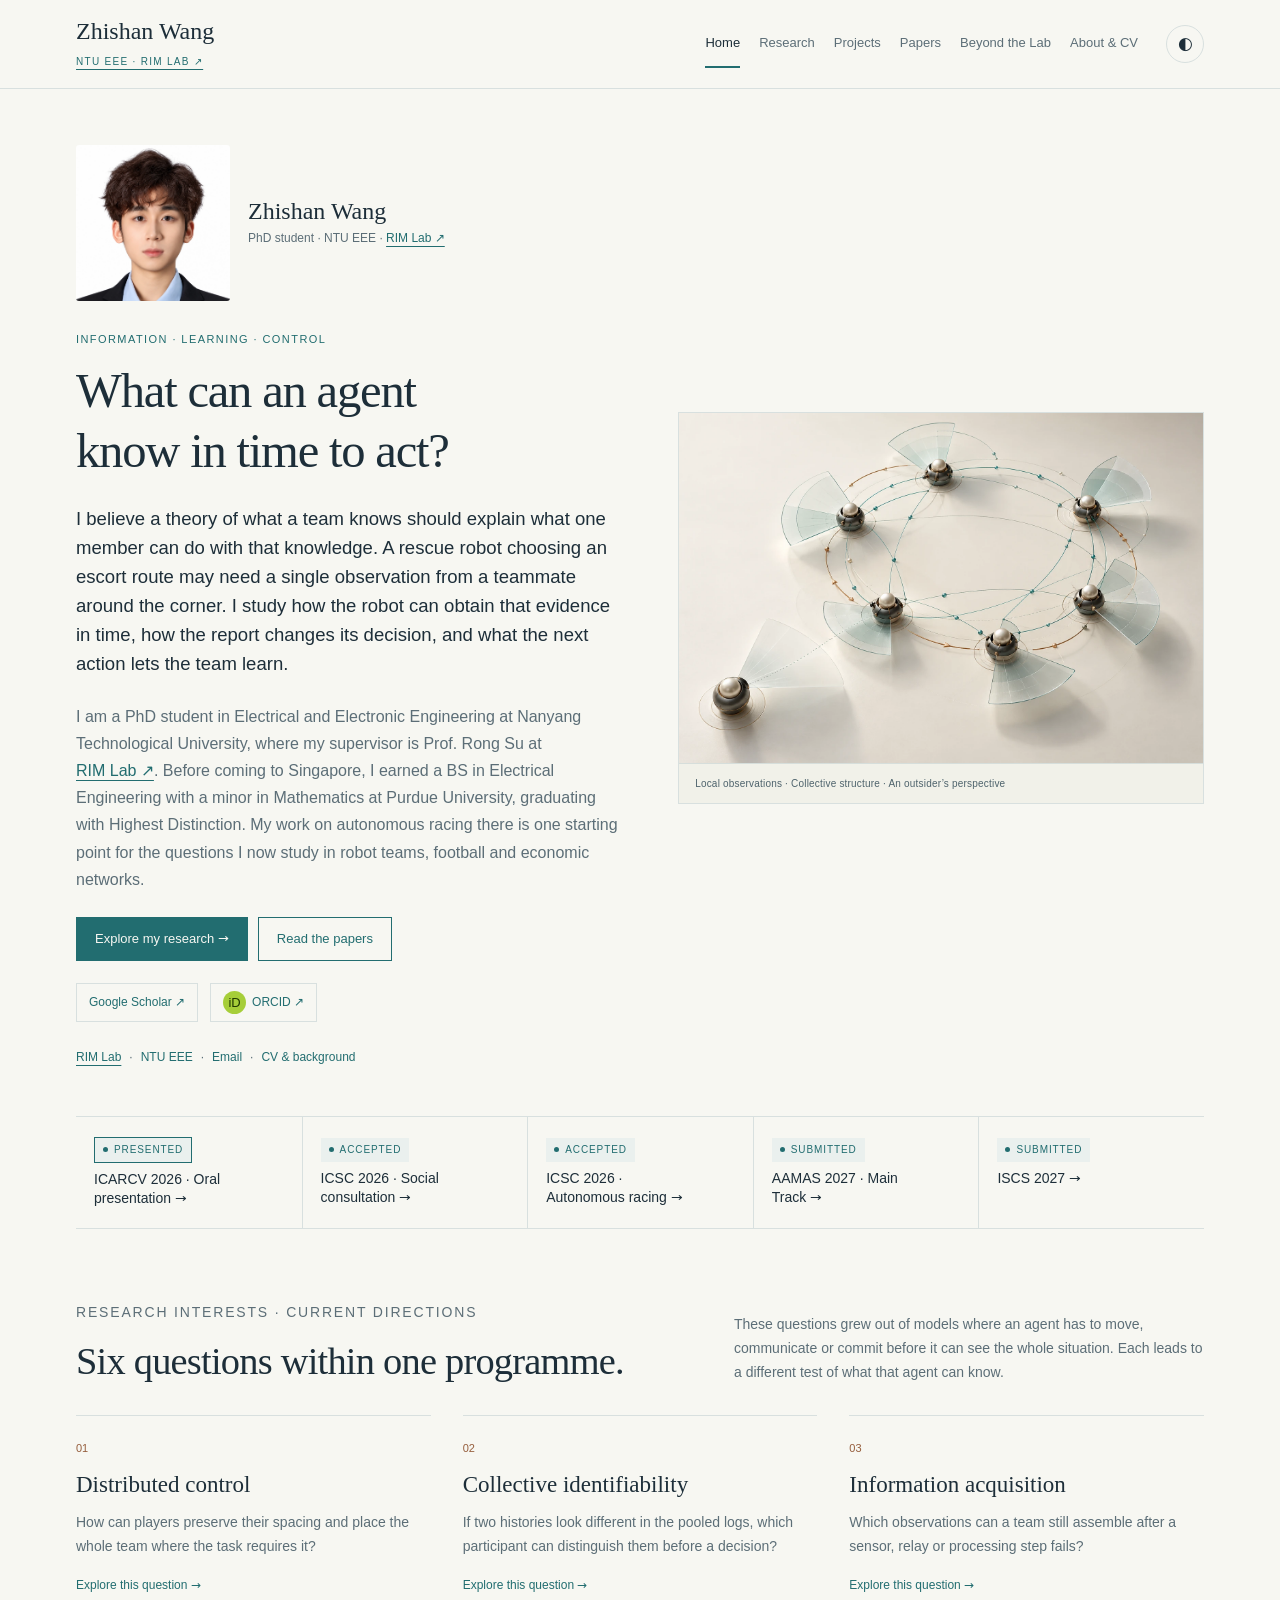
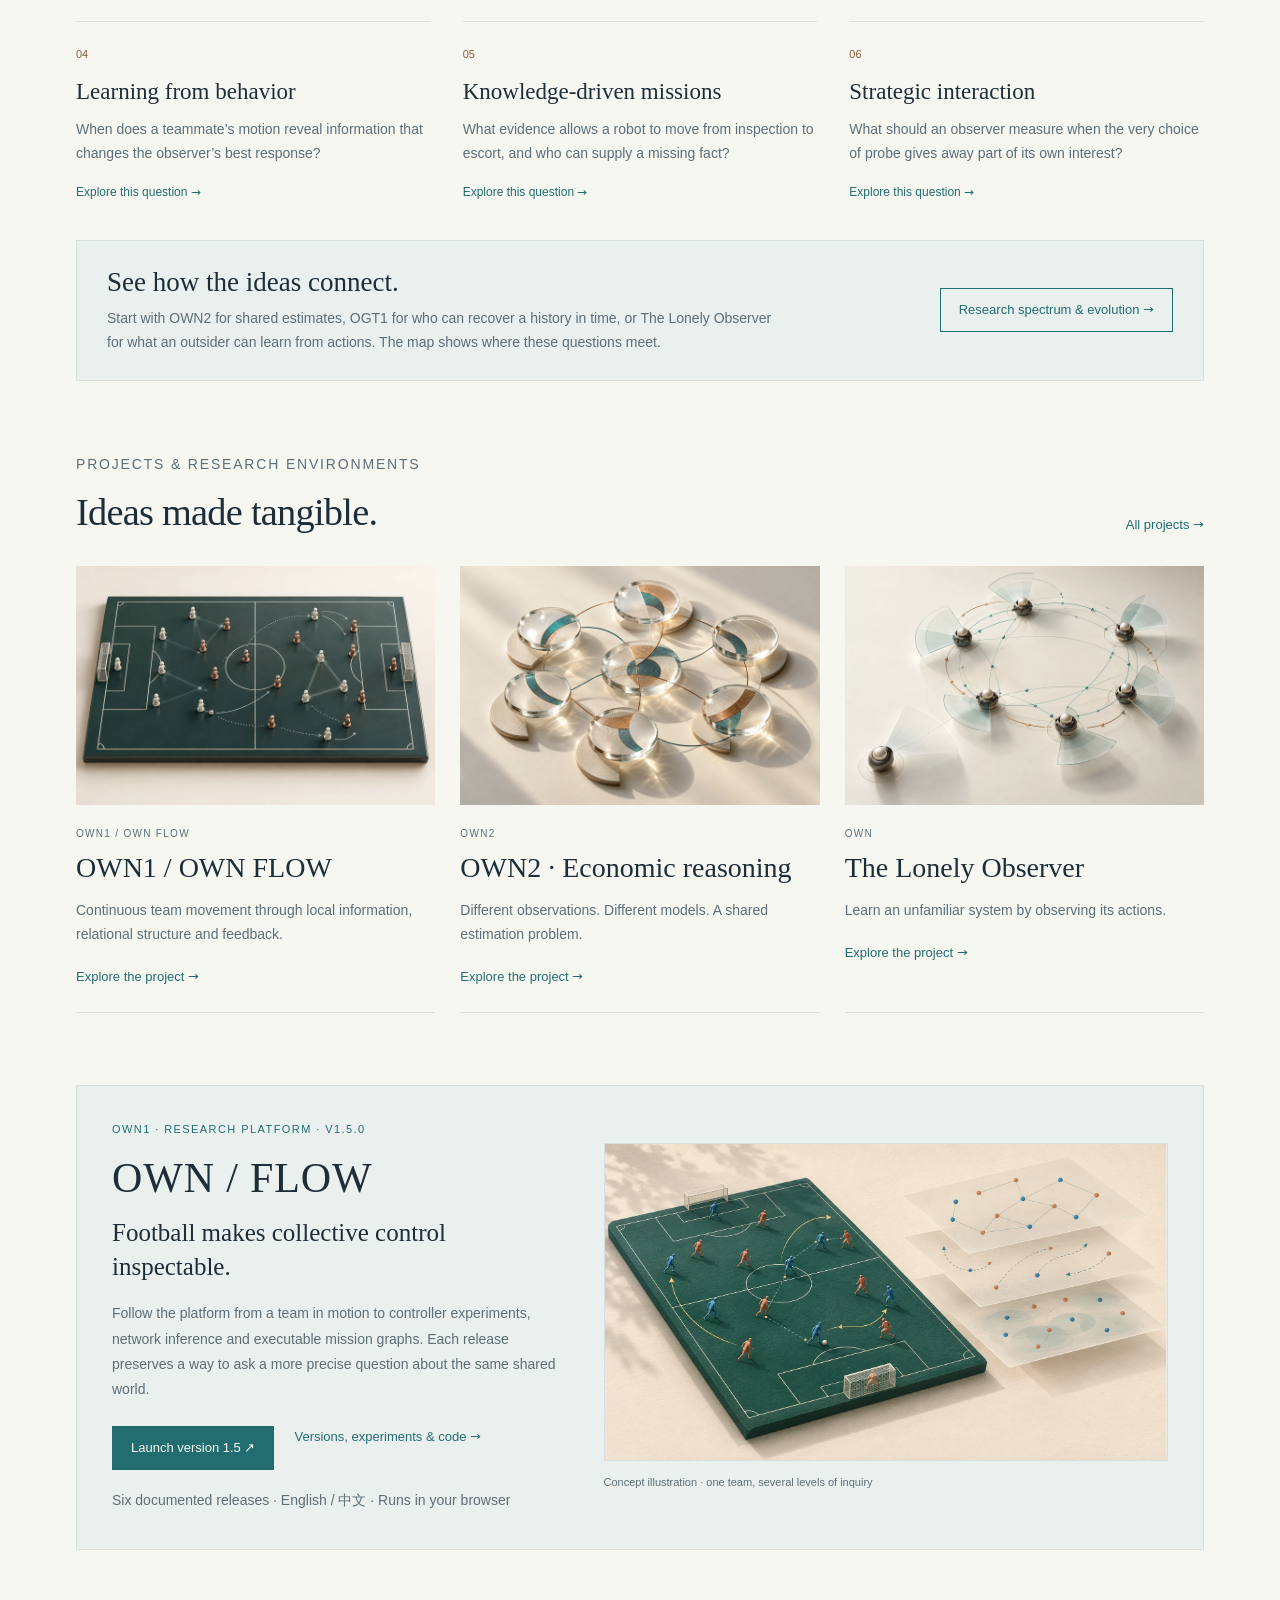
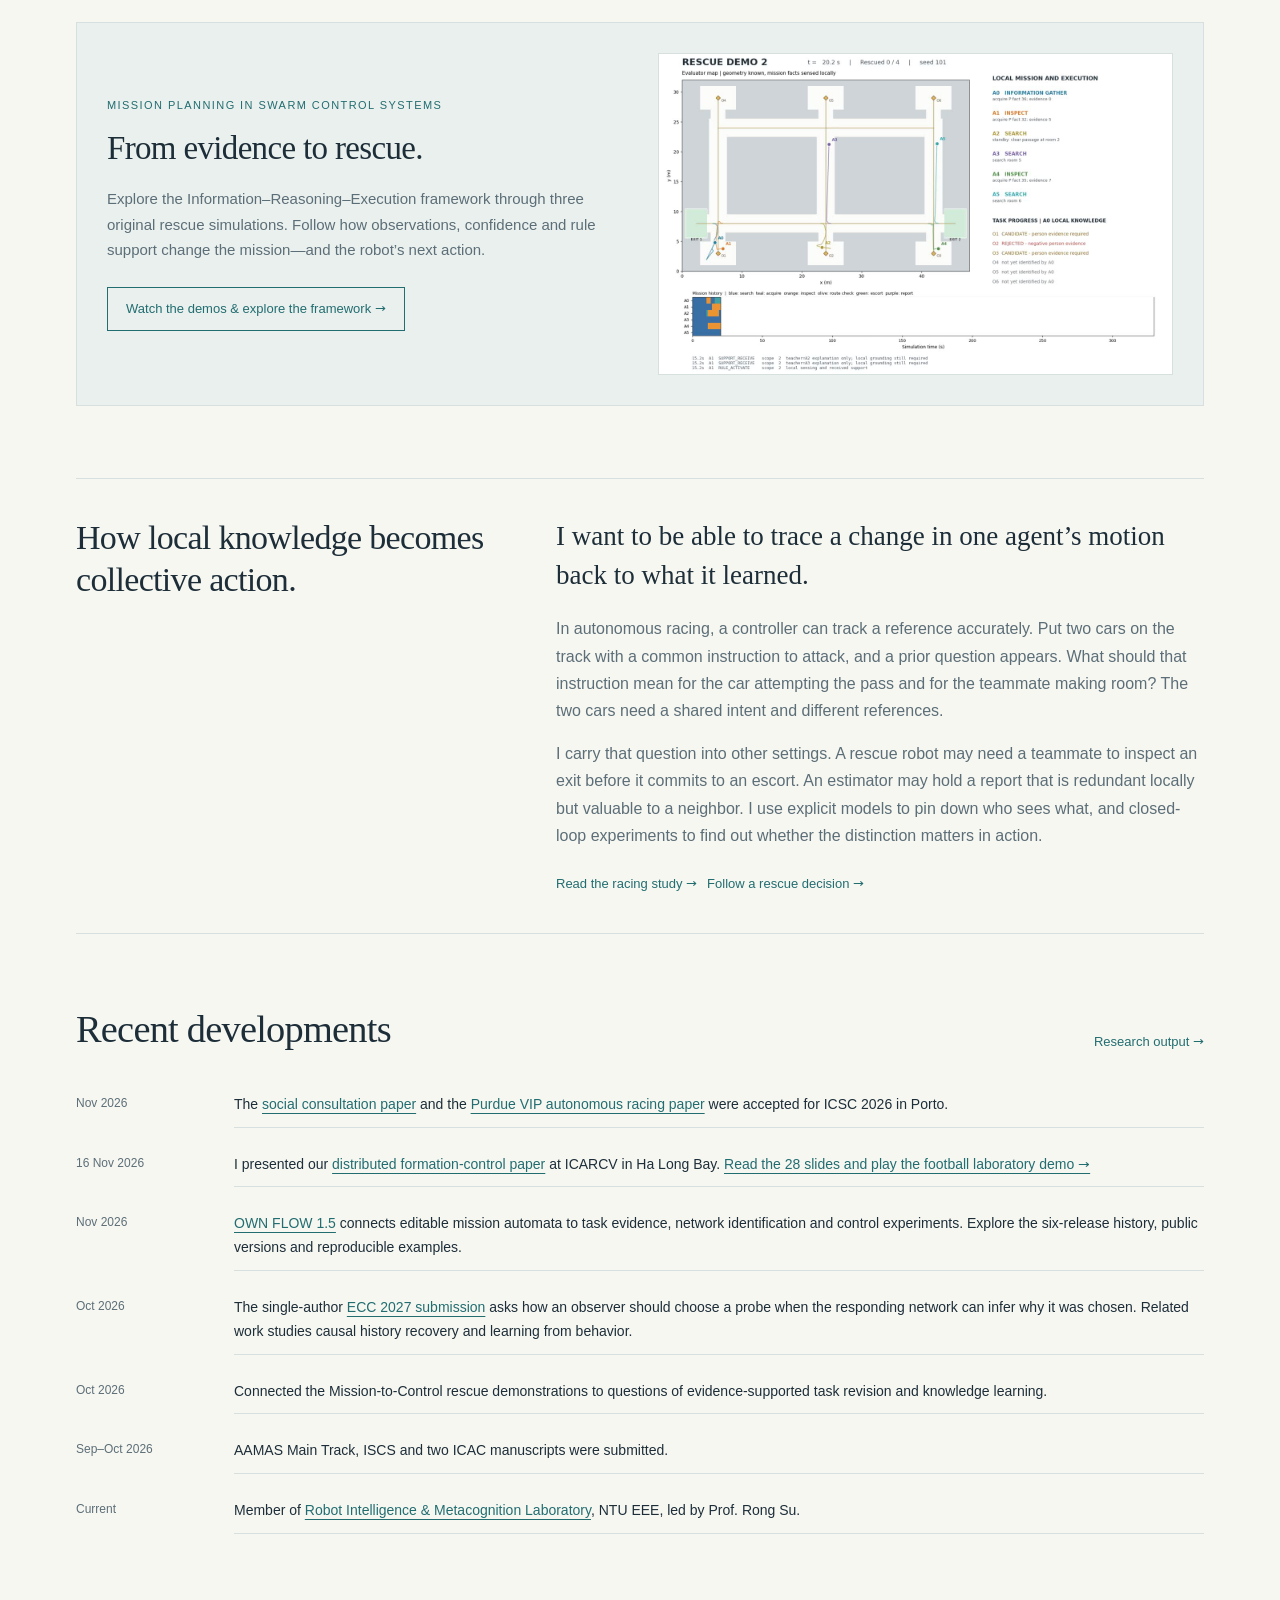
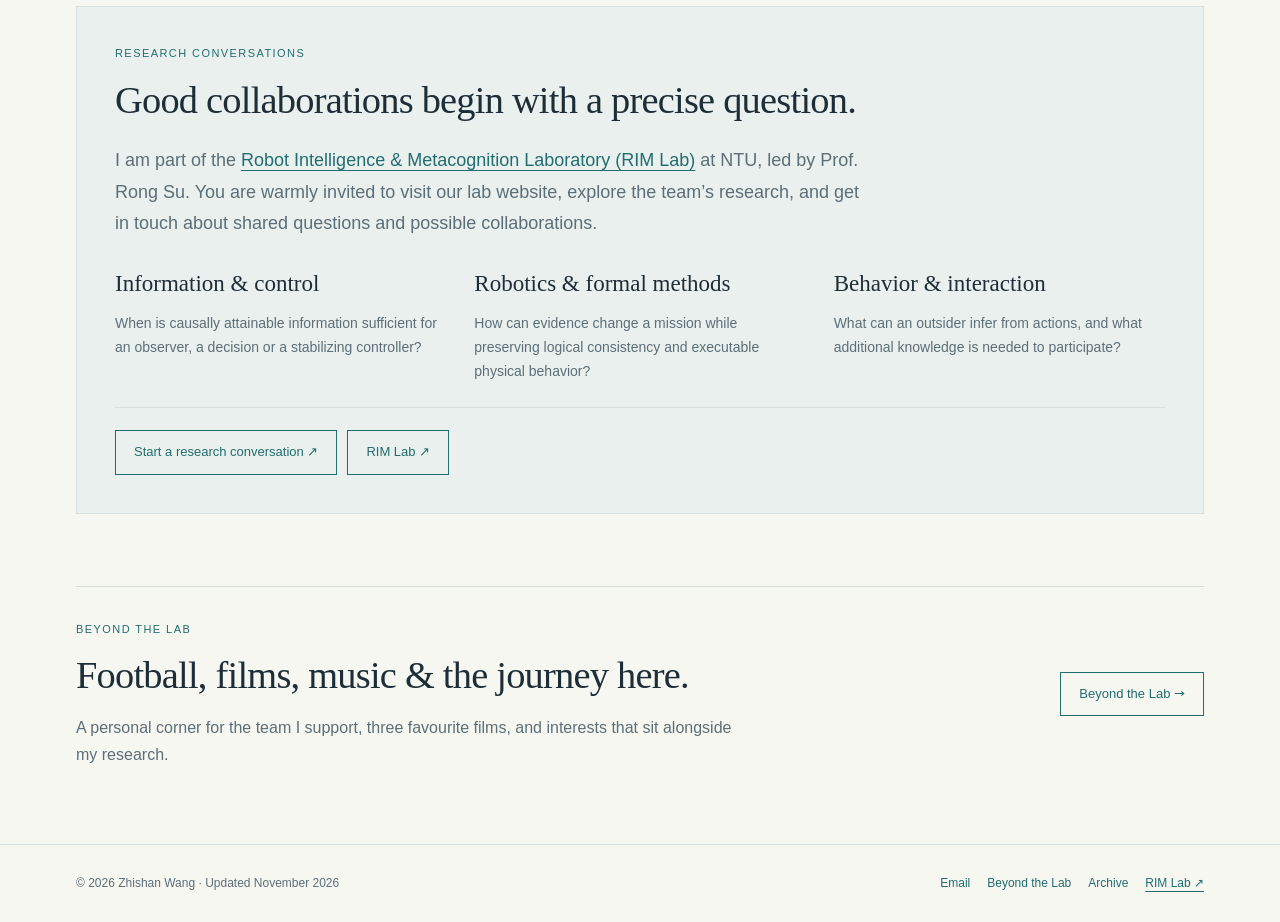
<file: index.html>
<!doctype html><html lang="en"><head><meta charset="utf-8"><meta name="viewport" content="width=device-width,initial-scale=1"><meta name="description" content="Zhishan Wang, PhD student at NTU EEE and RIM Lab. Research on information, learning and control in multi-agent systems: collective identifiability, behavior inference and mission-level autonomy."><meta name="site-release" content="2026-11-18-conference-papers-v7"><title>Zhishan Wang · Information, Learning &amp; Control</title><script>try{document.documentElement.dataset.theme=localStorage.getItem('zw-theme-v2')||(matchMedia('(prefers-color-scheme:dark)').matches?'dark':'light')}catch(e){document.documentElement.dataset.theme='light'}</script><style>
    .legacy{--zw-paper:light-dark(#fff,#151b21);--zw-ink:light-dark(#202c38,#e3e9ef);--zw-secondary:light-dark(#53616e,#adb9c5);--zw-line:light-dark(#dce1e6,#35404a);--zw-soft:light-dark(#f5f7f9,#1c252e);--zw-accent:light-dark(#234b70,#a0c7e8);--zw-title:Georgia,'Times New Roman',serif;--zw-gap:32px;background:var(--zw-paper);color:var(--zw-ink);font-family:Arial,Helvetica,sans-serif;font-size:15px;line-height:1.75;min-width:0;padding:0;border-top:4px solid var(--zw-accent);text-align:left}
    .legacy *{box-sizing:border-box}.legacy [hidden]{display:none!important}.legacy a{color:var(--zw-accent);text-decoration:none}.legacy a:hover{text-decoration:underline;text-underline-offset:3px}.legacy button{font:inherit;color:inherit;cursor:pointer}.legacy h1,.legacy h2,.legacy h3,.legacy h4,.legacy p{margin:0}.legacy strong{font-weight:500;color:var(--zw-ink)}
    .legacy .zw-top{display:flex;align-items:center;justify-content:space-between;gap:20px;padding:17px 32px;border-bottom:1px solid var(--zw-line)}.legacy .zw-brand{font-family:var(--zw-title);font-size:20px;color:var(--zw-ink)}.legacy .zw-top-note{font-size:12px;color:var(--zw-secondary);letter-spacing:.025em}.legacy .zw-layout{display:grid;grid-template-columns:210px minmax(0,1fr);gap:40px;padding:34px 32px 40px}
    .legacy .zw-side{min-width:0;border-right:1px solid var(--zw-line);padding-right:26px}.legacy .zw-portrait{display:block;width:132px;height:158px;object-fit:cover;object-position:center 28%;margin-bottom:18px}.legacy .zw-side-name{font-family:var(--zw-title);font-size:22px;line-height:1.3;font-weight:500}.legacy .zw-side-role{font-size:13px;color:var(--zw-secondary);margin-top:6px}.legacy .zw-side-affiliation{font-size:13px;margin-top:12px;line-height:1.65}.legacy .zw-side-links{font-size:12px;margin-top:12px;line-height:1.9;overflow-wrap:anywhere}.legacy .zw-nav{display:flex;flex-direction:column;gap:3px;border-top:1px solid var(--zw-line);padding-top:18px;margin-top:23px}.legacy .zw-nav a{background:transparent;border:0;text-align:left;min-height:40px;padding:7px 10px;font-size:14px;border-left:2px solid transparent}.legacy .zw-nav a[aria-current="page"]{color:var(--zw-accent);background:var(--zw-soft);border-left-color:var(--zw-accent);font-weight:500}.legacy .zw-nav a:hover{color:var(--zw-accent);background:var(--zw-soft)}.legacy .zw-side-meta{margin-top:25px;color:var(--zw-secondary);font-size:12px}
    .legacy .zw-main{min-width:0}.legacy .zw-kicker{color:var(--zw-secondary);font-size:12px;letter-spacing:.08em;text-transform:uppercase;margin-bottom:9px}.legacy .zw-main h1{font-family:var(--zw-title);font-size:36px;font-weight:400;line-height:1.2;margin-bottom:14px;letter-spacing:-.018em}.legacy .zw-affiliation{font-size:15px;margin-bottom:4px}.legacy .zw-supervisor{font-size:14px;color:var(--zw-secondary)}.legacy .zw-bio{margin-top:23px}.legacy .zw-bio p+p{margin-top:13px}.legacy .zw-bio p{color:var(--zw-ink)}.legacy .zw-main h2{font-family:var(--zw-title);font-size:23px;line-height:1.4;font-weight:400;padding-bottom:9px;border-bottom:1px solid var(--zw-line);margin-bottom:17px}.legacy .zw-section{margin-top:var(--zw-gap)}.legacy .zw-section-heading{display:flex;align-items:baseline;justify-content:space-between;gap:20px;border-bottom:1px solid var(--zw-line);margin-bottom:10px}.legacy .zw-section-heading h2{border:0;margin:0}.legacy .zw-inline-button{background:none;border:0;padding:0;color:var(--zw-accent);font-size:12px;text-align:left;min-height:30px}.legacy .zw-inline-button:hover{text-decoration:underline;text-underline-offset:3px}.legacy .zw-topic{width:100%;display:grid;grid-template-columns:26px minmax(0,1fr) 18px;align-items:baseline;gap:11px;text-align:left;border:0;border-bottom:1px solid var(--zw-line);padding:14px 0;background:transparent}.legacy .zw-topic:last-child{border-bottom:0}.legacy .zw-topic-number{font-family:Georgia,serif;color:var(--zw-secondary);font-size:13px}.legacy .zw-topic-title{display:block;color:var(--zw-accent);font-size:15px;font-weight:500;line-height:1.55}.legacy .zw-topic-desc{display:block;font-size:13px;line-height:1.65;color:var(--zw-secondary);margin-top:2px}.legacy .zw-topic:hover .zw-topic-title{text-decoration:underline;text-underline-offset:3px}.legacy .zw-topic-arrow{color:var(--zw-secondary)}.legacy .zw-news-row{display:grid;grid-template-columns:80px 1fr;gap:14px;padding:8px 0;font-size:14px}.legacy .zw-date{color:var(--zw-secondary);font-size:12px;padding-top:2px;white-space:nowrap}.legacy .zw-note{font-size:13px;color:var(--zw-secondary)}.legacy .zw-note a{text-decoration:underline}
    .legacy .zw-page-lead{font-size:15px;margin-bottom:26px;color:var(--zw-secondary)}.legacy .zw-group-caption{font-size:12px;letter-spacing:.07em;color:var(--zw-secondary);text-transform:uppercase;margin:29px 0 8px}.legacy .zw-project{border-bottom:1px solid var(--zw-line);padding:19px 0}.legacy .zw-project summary{cursor:pointer;list-style:none;display:flex;gap:16px;justify-content:space-between;align-items:baseline}.legacy .zw-project summary::-webkit-details-marker{display:none}.legacy .zw-project h3{font-family:var(--zw-title);font-size:22px;font-weight:400;line-height:1.35;color:var(--zw-accent)}.legacy .zw-project .zw-category{font-size:12px;color:var(--zw-secondary);margin-top:6px}.legacy .zw-project .zw-plus{font-size:21px;color:var(--zw-secondary)}.legacy .zw-project[open] .zw-plus{transform:rotate(45deg)}.legacy .zw-detail{padding-top:17px}.legacy .zw-detail p{margin-bottom:14px}.legacy .zw-detail dl{display:grid;grid-template-columns:98px minmax(0,1fr);gap:10px 18px;margin:18px 0 8px;font-size:14px}.legacy .zw-detail dt{color:var(--zw-secondary);font-size:12px;padding-top:2px}.legacy .zw-detail dd{margin:0}.legacy .zw-detail .zw-project-status{font-size:12px;color:var(--zw-secondary);margin:18px 0 0}.legacy .zw-related-link{font-size:13px;text-decoration:underline;display:inline-block;margin-top:8px}.legacy .zw-lab-context{border-left:2px solid var(--zw-line);padding-left:17px;margin-top:30px;font-size:13px;color:var(--zw-secondary)}.legacy .zw-lab-context p+p{margin-top:9px}
    .legacy .zw-publication{padding:18px 0 21px;border-bottom:1px solid var(--zw-line)}.legacy .zw-publication h3{font-size:17px;line-height:1.55;font-weight:500;margin-bottom:7px}.legacy .zw-authors{font-size:14px;color:var(--zw-secondary)}.legacy .zw-pub-meta{font-size:13px;color:var(--zw-secondary);margin:7px 0 10px}.legacy .zw-pub-actions{display:flex;flex-wrap:wrap;gap:14px;font-size:13px}.legacy .zw-pub-actions button{font-size:13px;color:var(--zw-accent);border:0;background:transparent;padding:0}.legacy .zw-abstract{background:var(--zw-soft);padding:15px 18px;margin-top:15px;font-size:14px}.legacy .zw-cv-intro{display:flex;flex-wrap:wrap;gap:8px 24px;padding-bottom:18px;border-bottom:1px solid var(--zw-line);font-size:13px;color:var(--zw-secondary)}.legacy .zw-cv-entry{display:grid;grid-template-columns:93px minmax(0,1fr);gap:19px;margin:18px 0}.legacy .zw-cv-entry h3{font-size:16px;font-weight:500;line-height:1.5}.legacy .zw-cv-entry p{font-size:14px;margin-top:3px}.legacy .zw-cv-entry .zw-note{font-size:13px;margin-top:4px}.legacy .zw-honors{width:100%;border-collapse:collapse;font-size:14px}.legacy .zw-honors td{vertical-align:top;padding:11px 0;border-bottom:1px solid var(--zw-line)}.legacy .zw-honors td:first-child{width:60px;font-size:12px;color:var(--zw-secondary)}.legacy .zw-honors small{display:block;font-size:12px;line-height:1.7;color:var(--zw-secondary);margin-top:3px}.legacy .zw-cv-list{margin:0;padding-left:19px;font-size:14px}.legacy .zw-cv-list li{padding:5px 0}
    .legacy .zw-archive-panel{margin-top:28px;padding:26px;border:1px solid var(--zw-line);background:var(--zw-soft)}.legacy .zw-archive-label{font-size:12px;letter-spacing:.08em;color:var(--zw-secondary)}.legacy .zw-archive-panel h2{font-size:28px;line-height:1.3;margin:14px 0;border:0;padding:0}.legacy .zw-archive-panel p{font-size:14px}.legacy .zw-open-link{display:inline-block;border:1px solid var(--zw-accent);padding:8px 15px;font-size:13px;margin-top:20px;color:var(--zw-accent)}.legacy .zw-open-link:hover{background:var(--zw-paper)}.legacy .zw-football-note{border-top:1px solid var(--zw-line);padding-top:20px;margin-top:24px}.legacy .zw-footer{display:flex;flex-wrap:wrap;justify-content:space-between;gap:8px 20px;padding:15px 32px;border-top:1px solid var(--zw-line);font-size:11px;color:var(--zw-secondary)}
    .legacy[data-layout="top"] .zw-layout{display:block}.legacy[data-layout="top"] .zw-side{padding:0;border:0;display:grid;grid-template-columns:88px 1fr;gap:0 22px}.legacy[data-layout="top"] .zw-portrait{width:88px;height:106px;grid-column:1;grid-row:1/5;margin:0}.legacy[data-layout="top"] .zw-side-name{grid-column:2;font-size:23px}.legacy[data-layout="top"] .zw-side-role,.legacy[data-layout="top"] .zw-side-affiliation{grid-column:2;margin-top:4px}.legacy[data-layout="top"] .zw-side-links{grid-column:2;margin-top:3px}.legacy[data-layout="top"] .zw-side-links br{display:none}.legacy[data-layout="top"] .zw-side-links a+a{margin-left:18px}.legacy[data-layout="top"] .zw-nav{grid-column:1/-1;flex-direction:row;flex-wrap:wrap;padding-top:12px;margin:20px 0 24px;border-bottom:1px solid var(--zw-line);gap:10px}.legacy[data-layout="top"] .zw-nav a{border-left:0;border-bottom:2px solid transparent;padding:6px 12px}.legacy[data-layout="top"] .zw-nav a[aria-current="page"]{border-bottom-color:var(--zw-accent)}.legacy[data-layout="top"] .zw-side-meta{display:none}.legacy[data-layout="top"] .zw-main{max-width:790px;margin:auto}.legacy[data-layout="top"] .zw-layout{padding-top:24px}.legacy[data-density="compact"]{--zw-gap:22px}.legacy[data-density="compact"] .zw-topic{padding:10px 0}.legacy[data-density="compact"] .zw-layout{padding-top:26px;gap:30px}
    @media(max-width:760px){.legacy .zw-layout{grid-template-columns:166px minmax(0,1fr);gap:25px;padding:26px 22px}.legacy .zw-top,.legacy .zw-footer{padding-left:22px;padding-right:22px}.legacy .zw-side{padding-right:20px}.legacy .zw-main h1{font-size:31px}.legacy .zw-side-name{font-size:20px}.legacy .zw-portrait{width:115px;height:142px}.legacy .zw-detail dl{grid-template-columns:1fr;gap:3px}.legacy .zw-detail dd{margin-bottom:12px}}
    @media(max-width:560px){.legacy .zw-top{padding:14px 18px;gap:12px}.legacy .zw-brand{font-size:18px}.legacy .zw-top-note{font-size:11px}.legacy .zw-layout,.legacy[data-layout="top"] .zw-layout{display:block;padding:24px 18px}.legacy .zw-side,.legacy[data-layout="top"] .zw-side{padding:0;border:0;display:grid;grid-template-columns:76px minmax(0,1fr);column-gap:17px}.legacy .zw-portrait,.legacy[data-layout="top"] .zw-portrait{width:76px;height:96px;grid-column:1;grid-row:1/5;margin:0}.legacy .zw-side-name,.legacy[data-layout="top"] .zw-side-name{grid-column:2;font-size:21px}.legacy .zw-side-role,.legacy .zw-side-affiliation,.legacy .zw-side-links{grid-column:2;font-size:12px;margin-top:3px}.legacy .zw-side-affiliation br{display:none}.legacy .zw-side-links br{display:none}.legacy .zw-side-links a+a{display:none}.legacy .zw-nav,.legacy[data-layout="top"] .zw-nav{grid-column:1/-1;flex-direction:row;flex-wrap:wrap;border-bottom:1px solid var(--zw-line);gap:0;margin:20px 0 26px;padding-top:8px}.legacy .zw-nav a,.legacy[data-layout="top"] .zw-nav a{border-left:0;border-bottom:2px solid transparent;padding:7px 10px;font-size:13px;min-height:44px}.legacy .zw-nav a[aria-current="page"]{border-bottom-color:var(--zw-accent)}.legacy .zw-side-meta{display:none}.legacy .zw-main h1{font-size:30px}.legacy .zw-main h2{font-size:22px}.legacy .zw-kicker{font-size:11px}.legacy .zw-affiliation{font-size:14px}.legacy .zw-supervisor{font-size:13px}.legacy .zw-bio{margin-top:18px}.legacy .zw-topic{gap:8px;grid-template-columns:23px minmax(0,1fr) 15px}.legacy .zw-topic-title{font-size:14px}.legacy .zw-topic-desc{font-size:12px}.legacy .zw-news-row{grid-template-columns:65px minmax(0,1fr);gap:10px;font-size:13px}.legacy .zw-section-heading{gap:12px}.legacy .zw-inline-button{font-size:11px}.legacy .zw-cv-entry{grid-template-columns:1fr;gap:2px;margin-bottom:22px}.legacy .zw-cv-entry .zw-date{white-space:normal}.legacy .zw-detail dl{grid-template-columns:1fr;gap:3px}.legacy .zw-detail dd{margin-bottom:12px}.legacy .zw-project h3{font-size:21px}.legacy .zw-archive-panel{padding:20px}.legacy .zw-footer{padding:14px 18px}.legacy .zw-honors td:first-child{width:44px}}
  

    .legacy .zw-bio a{text-decoration:underline;text-decoration-color:var(--zw-line);text-underline-offset:3px}
    .legacy .zw-home-group{font-size:12px;color:var(--zw-secondary);margin-top:8px}
    .legacy .zw-research-context{font-size:13px;color:var(--zw-secondary);margin:-6px 0 20px}
    .legacy .zw-research-cards{display:grid;grid-template-columns:repeat(2,minmax(0,1fr));gap:28px}
    .legacy .zw-research-card{display:flex;flex-direction:column;align-items:stretch;min-width:0;background:transparent;padding:0 0 18px;border:0;border-bottom:1px solid var(--zw-line);text-align:left;white-space:normal}
    .legacy .zw-research-image{width:100%;aspect-ratio:16/10;background:var(--zw-soft);border:1px solid var(--zw-line);display:flex;flex-direction:column;justify-content:space-between;padding:16px;gap:14px;color:var(--zw-secondary);min-width:0}
    .legacy .zw-image-index{font-family:var(--zw-title);font-size:25px;line-height:1.1;color:var(--zw-secondary)}
    .legacy .zw-image-label{display:block;font-family:var(--zw-title);font-size:18px;line-height:1.35;max-width:100%}
    .legacy .zw-image-label>span{display:block;font-family:Arial,Helvetica,sans-serif;font-size:11px;line-height:1.7;margin-top:7px;color:var(--zw-secondary)}
    .legacy .zw-card-title{display:block;font-family:var(--zw-title);font-size:23px;font-weight:400;line-height:1.3;color:var(--zw-accent);margin-top:17px}
    .legacy .zw-keywords{display:block;font-size:12px;line-height:1.8;color:var(--zw-secondary);margin-top:10px}
    .legacy .zw-card-description{display:block;font-size:14px;line-height:1.75;margin-top:12px}
    .legacy .zw-card-open{display:block;color:var(--zw-accent);font-size:13px;padding-top:17px;margin-top:auto}
    .legacy .zw-research-card:hover .zw-card-title{text-decoration:underline;text-underline-offset:4px}
    .legacy .zw-research-card:hover .zw-research-image{border-color:var(--zw-accent)}
    .legacy .zw-colleagues{border-left:2px solid var(--zw-line);padding:2px 0 2px 18px;margin:28px 0 34px}
    .legacy .zw-colleagues h3{font-family:var(--zw-title);font-size:20px;font-weight:400;line-height:1.5;margin-bottom:8px}
    .legacy .zw-colleagues p{font-size:14px;color:var(--zw-secondary)}
    .legacy .zw-colleagues a{display:inline-block;font-size:13px;margin:13px 20px 0 0}
    .legacy .zw-back-button{border:0;background:none;padding:7px 0;color:var(--zw-accent);font-size:13px;min-height:40px;margin-bottom:20px}
    .legacy .zw-back-button:hover{text-decoration:underline;text-underline-offset:3px}
    .legacy .zw-detail-keywords{font-size:13px;color:var(--zw-secondary);margin-bottom:24px;line-height:1.8}
    .legacy .zw-detail-image{aspect-ratio:16/7;padding:24px}
    .legacy .zw-detail-image .zw-image-label{font-size:25px}
    .legacy .zw-research-questions{padding-left:20px;margin:0}
    .legacy .zw-research-questions li{padding:5px 0}
    .legacy .zw-detail-paragraph{margin-top:15px}
    .legacy .zw-topic-status{font-size:12px;color:var(--zw-secondary);margin-top:30px;border-top:1px solid var(--zw-line);padding-top:17px}
    .legacy .zw-detail-end{margin-top:18px}
    .legacy .zw-detail-end .zw-back-button{margin-bottom:0}
    @media(max-width:800px){.legacy .zw-research-cards{grid-template-columns:1fr;gap:25px}.legacy .zw-research-image{aspect-ratio:16/8}.legacy .zw-detail-image{aspect-ratio:16/9}.legacy .zw-card-title{font-size:24px}}
    @media(max-width:560px){.legacy .zw-research-image{aspect-ratio:16/9}.legacy .zw-detail-image{padding:18px}.legacy .zw-detail-image .zw-image-label{font-size:22px}.legacy .zw-research-context{line-height:1.9}}
  

    .legacy .zw-portrait{object-position:center 40%;height:178px;width:132px}
    .legacy .zw-research-image{display:block;padding:0;aspect-ratio:2048/1143;border:0;background:var(--zw-soft);overflow:hidden}
    .legacy .zw-research-image img{width:100%;height:100%;display:block;object-fit:contain}
    .legacy .zw-detail-image{aspect-ratio:2048/1143;padding:0}
    .legacy .zw-art-caption{font-size:11px;color:var(--zw-secondary);margin-top:8px}
    .legacy .zw-project-figure{margin:0}
    .legacy .zw-project-figure img{display:block;width:100%;height:auto;background:var(--zw-soft)}
    .legacy .zw-project-figure figcaption{font-size:11px;color:var(--zw-secondary);margin-top:8px}
    .legacy .zw-project-figure.zw-section{margin-top:28px}
    .legacy .zw-work-date{display:block;font-size:12px;color:var(--zw-secondary);line-height:1.65;margin-bottom:7px}
    .legacy .zw-past-catalog{display:grid;grid-template-columns:repeat(2,minmax(0,1fr));gap:28px}
    .legacy .zw-past-card{display:flex;flex-direction:column;align-items:stretch;background:none;border:0;border-bottom:1px solid var(--zw-line);padding:0 0 20px;text-align:left;min-width:0}
    .legacy .zw-past-card img{width:100%;height:auto;aspect-ratio:2048/1143;object-fit:contain;display:block;background:var(--zw-soft)}
    .legacy .zw-past-card-copy{display:block;padding-top:17px}
    .legacy .zw-past-card .zw-card-title{margin-top:5px}
    .legacy .zw-past-card:hover .zw-card-title{text-decoration:underline;text-underline-offset:4px}
    .legacy .zw-past-feature{grid-column:1/-1;display:grid;grid-template-columns:1.1fr 1fr;gap:24px;align-items:start}
    .legacy .zw-past-feature .zw-past-card-copy{padding-top:0}
    .legacy .zw-resource-links{display:flex;flex-wrap:wrap;gap:9px 20px;font-size:13px;margin-top:15px}
    .legacy .zw-resource-list a{display:grid;grid-template-columns:1fr 15px;gap:4px 15px;border-bottom:1px solid var(--zw-line);padding:15px 0;font-size:14px}
    .legacy .zw-resource-list a small{grid-column:1;font-size:12px;color:var(--zw-secondary)}
    .legacy .zw-resource-list a>span:last-child{grid-column:2;grid-row:1/3;align-self:center}
    .legacy .zw-event-entry{border-bottom:1px solid var(--zw-line);padding:15px 0;font-size:14px}
    .legacy .zw-event-entry p{margin-top:8px}
    .legacy .zw-event-entry small{font-size:12px;color:var(--zw-secondary)}
    .legacy .zw-personal-entry{padding:24px 0;border-top:1px solid var(--zw-line)}
    .legacy .zw-personal-entry h2{border:0;margin:7px 0 13px;padding:0}
    .legacy .zw-personal-index{font-size:12px;color:var(--zw-secondary);letter-spacing:.08em}
    .legacy .zw-cv-semesters{margin-top:12px;font-size:13px}
    .legacy .zw-cv-semesters summary{cursor:pointer;color:var(--zw-accent)}
    .legacy .zw-cv-semesters table{width:100%;border-collapse:collapse;margin-top:12px;font-size:12px}
    .legacy .zw-cv-semesters th,.legacy .zw-cv-semesters td{padding:7px 9px 7px 0;text-align:left;border-bottom:1px solid var(--zw-line);font-weight:400}
    .legacy .zw-evolution-entry{width:100%;display:flex;justify-content:space-between;gap:22px;align-items:center;background:var(--zw-soft);border:1px solid var(--zw-line);border-left:3px solid var(--zw-accent);padding:17px 21px;text-align:left;margin:22px 0 28px}
    .legacy .zw-evolution-entry strong{display:block;font-family:var(--zw-title);font-weight:400;font-size:22px;line-height:1.35;color:var(--zw-accent)}
    .legacy .zw-evolution-entry small{display:block;font-size:12px;color:var(--zw-secondary);margin-top:7px;line-height:1.7}
    .legacy .zw-evolution-entry:hover strong{text-decoration:underline;text-underline-offset:3px}
    .legacy .zw-evo-canvas{position:relative;margin-top:25px}
    .legacy #zw-evo-edges{position:absolute;inset:0;width:100%;height:100%;overflow:visible;pointer-events:none;z-index:0}
    .legacy .zw-evo-stages{position:relative;display:grid;grid-template-columns:repeat(4,minmax(0,1fr));gap:28px;z-index:1;min-width:0}
    .legacy .zw-evo-stage{min-width:0;display:flex;flex-direction:column;gap:22px}
    .legacy .zw-evo-heading{min-height:90px;border-top:2px solid var(--zw-line);padding-top:10px;line-height:1.5;background:var(--zw-paper)}
    .legacy .zw-evo-heading strong{display:block;font-size:14px;font-weight:500}
    .legacy .zw-evo-heading small{display:block;font-size:11px;color:var(--zw-secondary);line-height:1.7;margin-top:4px}
    .legacy .zw-evo-node{background:var(--zw-paper);border:1px solid var(--zw-line);padding:11px 8px;min-height:70px;font-size:13px;line-height:1.5;text-align:center;position:relative;color:var(--zw-ink)}
    .legacy .zw-evo-node[aria-pressed="true"]{border-color:var(--zw-accent);color:var(--zw-accent);background:var(--zw-soft)}
    .legacy .zw-evo-node.zw-connected{border-color:var(--zw-accent)}
    .legacy .zw-evo-node.zw-node-offset{margin-top:92px}
    .legacy .zw-evo-legend{font-size:12px;color:var(--zw-secondary);margin-top:22px}
    .legacy .zw-evo-description{border-top:1px solid var(--zw-line);margin-top:21px;padding-top:19px}
    .legacy .zw-evo-description h2{border:0;font-size:24px;margin:0 0 10px;padding:0}
    .legacy .zw-evo-description p{font-size:14px}
    .legacy #zw-evo-action{margin-top:13px}
    .legacy .zw-evo-canvas.zw-narrow .zw-evo-stages{grid-template-columns:1fr;gap:42px}
    .legacy .zw-evo-canvas.zw-narrow .zw-evo-stage{display:grid;grid-template-columns:repeat(2,minmax(0,1fr));gap:16px}
    .legacy .zw-evo-canvas.zw-narrow .zw-evo-heading{grid-column:1/-1;min-height:0;margin-bottom:5px}
    .legacy .zw-evo-canvas.zw-narrow .zw-evo-node.zw-node-offset{margin-top:0}
    @media(max-width:760px){.legacy .zw-past-catalog{grid-template-columns:1fr}.legacy .zw-past-feature{display:flex;gap:0}.legacy .zw-past-feature .zw-past-card-copy{padding-top:17px}}
    @media(max-width:560px){.legacy .zw-portrait{height:108px;width:76px}.legacy .zw-evolution-entry{padding:15px}.legacy .zw-evolution-entry strong{font-size:20px}}
  
.legacy{max-width:1180px;margin:0 auto}.legacy .zw-nav a{font-family:Arial,Helvetica,sans-serif;line-height:1.75;display:block;text-decoration:none}.legacy a:focus-visible,.legacy button:focus-visible,.legacy summary:focus-visible{outline:2px solid var(--zw-accent);outline-offset:4px}.legacy .zw-honors td:first-child{min-width:64px;padding-right:12px}.legacy img{max-width:100%}

/* OWN1 interactive football research */
.legacy .zw-own1-feature{display:grid;grid-template-columns:minmax(0,1.2fr) minmax(250px,.8fr);border:1px solid var(--zw-line);background:var(--zw-soft);color:var(--zw-ink);text-decoration:none;overflow:hidden}
.legacy .zw-own1-feature-image{display:block;min-width:0;background:var(--zw-paper)}
.legacy .zw-own1-feature-image img{display:block;width:100%;height:100%;min-height:280px;object-fit:cover}
.legacy .zw-own1-feature-copy{display:flex;flex-direction:column;justify-content:center;padding:27px 28px;min-width:0}
.legacy .zw-own1-feature-copy>strong{display:block;font-family:var(--zw-title);font-size:27px;font-weight:400;line-height:1.25;color:var(--zw-accent);margin-top:10px}
.legacy .zw-own1-feature-copy .zw-card-description{font-size:14px;line-height:1.8;margin-top:15px}
.legacy .zw-own1-feature-copy .zw-card-open{margin-top:2px}
.legacy .zw-own1-feature:hover{border-color:var(--zw-accent)}
.legacy .zw-own1-feature:hover .zw-own1-feature-copy>strong{text-decoration:underline;text-underline-offset:4px}
.legacy .zw-own1-research-feature{display:grid;grid-template-columns:minmax(0,1.1fr) minmax(270px,.9fr);gap:28px;align-items:center;margin-top:34px;padding:28px 0;border-top:1px solid var(--zw-line);border-bottom:1px solid var(--zw-line)}
.legacy .zw-own1-research-feature figure{margin:0;min-width:0}
.legacy .zw-own1-research-feature figure img{display:block;width:100%;height:auto;background:var(--zw-soft)}
.legacy .zw-own1-research-feature figcaption{font-size:11px;color:var(--zw-secondary);margin-top:8px}
.legacy .zw-own1-research-feature h3{font-family:var(--zw-title);font-size:27px;font-weight:400;line-height:1.3;color:var(--zw-accent);margin:10px 0 14px}
.legacy .zw-own1-research-feature p{font-size:14px;line-height:1.8}
.legacy .zw-own1-research-feature .zw-open-link{margin-top:18px}
@media(max-width:800px){.legacy .zw-own1-feature,.legacy .zw-own1-research-feature{grid-template-columns:1fr}.legacy .zw-own1-feature-image img{min-height:0;height:auto;object-fit:contain}.legacy .zw-own1-research-feature{gap:20px;align-items:start}}
@media(max-width:560px){.legacy .zw-own1-feature-copy{padding:21px 19px}.legacy .zw-own1-feature-copy>strong,.legacy .zw-own1-research-feature h3{font-size:23px}}

/* OWN Tactic Version 1 → Version 2 development path */
.legacy .zw-own-feature{border:1px solid var(--zw-line);background:var(--zw-soft);overflow:hidden}
.legacy .zw-own-feature-visual{margin:0;background:var(--zw-paper)}
.legacy .zw-own-feature-visual img{display:block;width:100%;height:auto}
.legacy .zw-own-feature-visual figcaption,.legacy .zw-own-research-feature figcaption,.legacy .zw-own-v2-grid figcaption{font-size:11px;line-height:1.55;color:var(--zw-secondary);padding:8px 12px 0}
.legacy .zw-own-feature-copy{padding:27px 28px 30px}
.legacy .zw-own-feature-copy h3,.legacy .zw-own-research-feature h3{font-family:var(--zw-title);font-size:28px;font-weight:400;line-height:1.28;color:var(--zw-accent);margin:10px 0 14px}
.legacy .zw-own-feature-copy p,.legacy .zw-own-research-feature p{font-size:14px;line-height:1.8}
.legacy .zw-own-version-links{display:grid;grid-template-columns:repeat(2,minmax(0,1fr));gap:13px;margin-top:24px}
.legacy .zw-own-version-links>a{display:flex;flex-direction:column;min-width:0;min-height:158px;border:1px solid var(--zw-line);border-left:3px solid var(--zw-accent);padding:16px 17px;color:var(--zw-ink);text-decoration:none;background:var(--zw-paper)}
.legacy .zw-own-version-links>a:last-child{background:var(--zw-soft)}
.legacy .zw-own-version-links>a:hover{border-color:var(--zw-accent)}
.legacy .zw-own-version-links span{font-size:10px;letter-spacing:.09em;color:var(--zw-secondary)}
.legacy .zw-own-version-links strong{font-family:var(--zw-title);font-size:20px;font-weight:400;line-height:1.35;color:var(--zw-accent);margin:8px 0}
.legacy .zw-own-version-links small{font-size:11px;line-height:1.65;color:var(--zw-secondary)}
.legacy .zw-own-version-links b{font-size:12px;font-weight:400;color:var(--zw-accent);margin-top:auto;padding-top:13px}
.legacy .zw-own-research-feature{display:grid;grid-template-columns:minmax(0,1.05fr) minmax(270px,.95fr);gap:28px;align-items:center;margin-top:34px;padding:28px 0;border-top:1px solid var(--zw-line)}
.legacy .zw-own-research-feature figure,.legacy .zw-own-v2-grid figure{margin:0;min-width:0;background:var(--zw-soft)}
.legacy .zw-own-research-feature figure img,.legacy .zw-own-v2-grid figure img{display:block;width:100%;height:auto}
.legacy .zw-own-inline-actions{display:flex;flex-wrap:wrap;gap:9px 12px;margin-top:19px}
.legacy .zw-own-inline-actions a{display:inline-block;border:1px solid var(--zw-line);padding:8px 13px;font-size:12px;text-decoration:none}
.legacy .zw-own-inline-actions a:hover{border-color:var(--zw-accent);background:var(--zw-soft)}
.legacy .zw-own-evolution{display:grid;grid-template-columns:repeat(3,minmax(0,1fr));gap:22px;margin:8px 0 0;padding:30px 0 4px;border-top:1px solid var(--zw-line)}
.legacy .zw-own-evolution article{position:relative;border-top:3px solid var(--zw-line);padding:15px 6px 0 0;min-width:0}
.legacy .zw-own-evolution article:last-child{border-top-color:var(--zw-accent)}
.legacy .zw-own-evolution article:not(:last-child)::after{content:'→';position:absolute;right:-17px;top:-14px;color:var(--zw-secondary);font-size:16px;background:var(--zw-paper);padding:0 3px}
.legacy .zw-own-evolution span{display:block;font-size:10px;letter-spacing:.08em;color:var(--zw-secondary);margin-bottom:9px}
.legacy .zw-own-evolution h3{font-family:var(--zw-title);font-size:19px;font-weight:400;line-height:1.35;color:var(--zw-accent);margin:0 0 10px}
.legacy .zw-own-evolution p{font-size:12px;line-height:1.75;color:var(--zw-secondary)}
.legacy .zw-own-scope-note{font-size:12px!important;line-height:1.75!important;color:var(--zw-secondary);border-left:2px solid var(--zw-line);padding:2px 0 2px 15px;margin-top:24px}
.legacy .zw-own-v2-section>h2{margin-top:8px}
.legacy .zw-own-v2-grid{display:grid;grid-template-columns:repeat(2,minmax(0,1fr));gap:26px;margin-top:24px}
.legacy .zw-own-v2-grid article{min-width:0;border-bottom:1px solid var(--zw-line);padding-bottom:20px}
.legacy .zw-own-v2-grid figure figcaption{padding-left:0;padding-right:0}
.legacy .zw-own-v2-grid h3{font-family:var(--zw-title);font-size:21px;font-weight:400;line-height:1.35;color:var(--zw-accent);margin:15px 0 9px}
.legacy .zw-own-v2-grid p{font-size:13px;line-height:1.8}
.legacy .zw-own-collaboration{margin-top:32px;padding:24px 26px 26px;border:1px solid var(--zw-line);border-left:3px solid var(--zw-accent);background:var(--zw-soft)}
.legacy .zw-own-collaboration h2{border:0;padding:0;margin:8px 0 11px;font-size:23px}
.legacy .zw-own-collaboration p{font-size:14px;line-height:1.8}
.legacy .zw-own-collaboration .zw-open-link{margin-top:15px;background:var(--zw-paper)}
@media(max-width:800px){.legacy .zw-own-research-feature{grid-template-columns:1fr;gap:20px;align-items:start}.legacy .zw-own-evolution{grid-template-columns:1fr;gap:18px}.legacy .zw-own-evolution article:not(:last-child)::after{content:'↓';right:auto;left:18px;top:auto;bottom:-21px}.legacy .zw-own-v2-grid{grid-template-columns:1fr}}
@media(max-width:560px){.legacy .zw-own-feature-copy{padding:21px 19px 23px}.legacy .zw-own-feature-copy h3,.legacy .zw-own-research-feature h3{font-size:23px}.legacy .zw-own-version-links{grid-template-columns:1fr}.legacy .zw-own-version-links>a{min-height:145px}.legacy .zw-own-collaboration{padding:20px 19px 22px}}

/* OWN2 Collective Studio · networked economy and collective estimation */
.legacy .zw-own2-home-card{display:grid;grid-template-columns:minmax(0,1.05fr) minmax(290px,.95fr);gap:0;border:1px solid var(--zw-line);background:var(--zw-soft);overflow:hidden}
.legacy .zw-own2-home-card figure,.legacy .zw-own2-hero,.legacy .zw-own2-evidence figure,.legacy .zw-own2-platform figure{margin:0;min-width:0;background:var(--zw-paper)}
.legacy .zw-own2-home-card figure{display:flex;flex-direction:column;justify-content:center;border-right:1px solid var(--zw-line)}
.legacy .zw-own2-home-card img,.legacy .zw-own2-hero img,.legacy .zw-own2-evidence img,.legacy .zw-own2-platform img{display:block;width:100%;height:auto}
.legacy .zw-own2-home-card figcaption,.legacy .zw-own2-hero figcaption,.legacy .zw-own2-evidence figcaption,.legacy .zw-own2-platform figcaption{font-size:11px;line-height:1.55;color:var(--zw-secondary);padding:8px 12px 10px}
.legacy .zw-own2-home-card>div{display:flex;flex-direction:column;justify-content:center;padding:26px 27px}
.legacy .zw-own2-home-card h3{font-family:var(--zw-title);font-size:27px;font-weight:400;line-height:1.3;color:var(--zw-accent);margin:10px 0 14px}
.legacy .zw-own2-home-card p{font-size:14px;line-height:1.8}
.legacy .zw-own2-hero{margin-top:4px;border:1px solid var(--zw-line)}
.legacy .zw-own2-method>p{max-width:760px}
.legacy .zw-own2-pipeline{display:grid;grid-template-columns:repeat(4,minmax(0,1fr));gap:16px;margin-top:24px}
.legacy .zw-own2-pipeline article{position:relative;min-width:0;border-top:3px solid var(--zw-line);padding:14px 5px 0 0}
.legacy .zw-own2-pipeline article:last-child{border-top-color:var(--zw-accent)}
.legacy .zw-own2-pipeline article:not(:last-child)::after{content:'→';position:absolute;right:-13px;top:-14px;color:var(--zw-secondary);background:var(--zw-paper);padding:0 2px}
.legacy .zw-own2-pipeline span{display:block;font-size:10px;letter-spacing:.09em;color:var(--zw-secondary);margin-bottom:8px}
.legacy .zw-own2-pipeline h3{font-family:var(--zw-title);font-size:19px;font-weight:400;line-height:1.35;color:var(--zw-accent);margin:0 0 9px}
.legacy .zw-own2-pipeline p{font-size:12px;line-height:1.75;color:var(--zw-secondary)}
.legacy .zw-own2-evidence figure{border:1px solid var(--zw-line);margin:18px 0 18px}
.legacy .zw-own2-evidence>p{font-size:14px;line-height:1.85}
.legacy .zw-own2-platform-grid{display:grid;grid-template-columns:minmax(0,1.08fr) minmax(275px,.92fr);gap:27px;align-items:start;margin-top:18px}
.legacy .zw-own2-platform-visual{border:1px solid var(--zw-line);overflow:hidden}
.legacy .zw-own2-platform-visual img{aspect-ratio:16/8.15;object-fit:cover;object-position:center bottom}
.legacy .zw-own2-platform-grid>div>p{font-size:14px;line-height:1.8}
@media(max-width:900px){.legacy .zw-own2-pipeline{grid-template-columns:repeat(2,minmax(0,1fr));gap:23px 18px}.legacy .zw-own2-pipeline article:nth-child(2)::after{content:'↓';right:auto;left:18px;top:auto;bottom:-25px}}
@media(max-width:800px){.legacy .zw-own2-home-card,.legacy .zw-own2-platform-grid{grid-template-columns:1fr}.legacy .zw-own2-home-card figure{border-right:0;border-bottom:1px solid var(--zw-line)}.legacy .zw-own2-platform-grid{gap:20px}}
@media(max-width:560px){.legacy .zw-own2-home-card>div{padding:21px 19px 23px}.legacy .zw-own2-home-card h3{font-size:23px}.legacy .zw-own2-pipeline{grid-template-columns:1fr;gap:19px}.legacy .zw-own2-pipeline article:not(:last-child)::after,.legacy .zw-own2-pipeline article:nth-child(2)::after{content:'↓';right:auto;left:18px;top:auto;bottom:-21px}}

/* Interactive publication pages */
.legacy .zw-text-button{display:inline;color:var(--zw-accent);border:0;background:none;padding:0;text-align:left;font-size:inherit;line-height:inherit}
.legacy .zw-text-button:hover{text-decoration:underline;text-underline-offset:3px}
.legacy .zw-research-result{width:100%;display:flex;justify-content:space-between;align-items:center;gap:24px;margin-top:31px;padding:19px 20px;text-align:left;border:1px solid var(--zw-line);border-left:3px solid var(--zw-accent);background:var(--zw-soft)}
.legacy .zw-research-result>span{display:block;min-width:0}
.legacy .zw-research-result small,.legacy .zw-topic-publication>span{display:block;font-size:10px;letter-spacing:.09em;color:var(--zw-secondary)}
.legacy .zw-research-result strong{display:block;font-family:var(--zw-title);font-size:20px;font-weight:400;line-height:1.35;color:var(--zw-accent);margin:7px 0 5px}
.legacy .zw-research-result>span>span{display:block;font-size:12px;line-height:1.65;color:var(--zw-secondary)}
.legacy .zw-research-result b{font-size:12px;font-weight:400;color:var(--zw-accent);white-space:nowrap}
.legacy .zw-research-result:hover,.legacy .zw-topic-publication:hover{border-color:var(--zw-accent)}
.legacy .zw-topic-publication{display:flex;flex-direction:column;width:100%;padding:17px 18px;text-align:left;border:1px solid var(--zw-line);border-left:3px solid var(--zw-accent);background:var(--zw-soft);margin-top:26px}
.legacy .zw-topic-publication strong{display:block;font-family:var(--zw-title);font-size:19px;line-height:1.4;font-weight:400;color:var(--zw-accent);margin:7px 0}
.legacy .zw-topic-publication small{font-size:12px;line-height:1.6;color:var(--zw-secondary)}
.legacy .zw-publication-group{margin-top:31px}
.legacy .zw-publication-card{display:grid;grid-template-columns:minmax(0,1.05fr) minmax(300px,.95fr);width:100%;padding:0;text-align:left;border:1px solid var(--zw-line);background:var(--zw-soft);overflow:hidden}
.legacy .zw-publication-card:hover{border-color:var(--zw-accent)}
.legacy .zw-publication-cover{display:block;min-width:0;border-right:1px solid var(--zw-line);background:var(--zw-paper)}
.legacy .zw-publication-cover img{display:block;width:100%;height:100%;object-fit:cover}
.legacy .zw-publication-card-copy{display:flex;flex-direction:column;justify-content:center;padding:25px 26px;min-width:0}
.legacy .zw-publication-status{display:block;font-size:10px;letter-spacing:.1em;color:var(--zw-secondary);line-height:1.6}
.legacy .zw-publication-card-copy>strong{font-family:var(--zw-title);font-size:23px;font-weight:400;line-height:1.35;color:var(--zw-accent);margin:10px 0 12px}
.legacy .zw-publication-card:hover .zw-publication-card-copy>strong{text-decoration:underline;text-underline-offset:4px}
.legacy .zw-publication-card-copy .zw-card-description{font-size:13px}
.legacy .zw-publication-card-copy>b{font-size:12px;font-weight:400;color:var(--zw-accent);margin-top:17px}
.legacy .zw-paper-header{padding-bottom:24px;border-bottom:1px solid var(--zw-line)}
.legacy .zw-paper-header h1{margin-top:9px;max-width:850px}
.legacy .zw-paper-authors{font-size:16px;color:var(--zw-ink);margin-top:4px}
.legacy .zw-paper-venue{font-size:13px;line-height:1.7;color:var(--zw-secondary);margin:7px 0 9px}
.legacy .zw-paper-header .zw-detail-keywords{margin:0}
.legacy .zw-own-inline-actions button{display:inline-block;border:1px solid var(--zw-line);padding:8px 13px;font-size:12px;text-decoration:none;background:transparent;color:var(--zw-accent)}
.legacy .zw-own-inline-actions button:hover{border-color:var(--zw-accent);background:var(--zw-soft)}
.legacy .zw-paper-hero{margin:28px 0 0;border:1px solid var(--zw-line);background:var(--zw-soft)}
.legacy .zw-paper-hero img,.legacy .zw-paper-wide-figure img,.legacy .zw-paper-split figure img{display:block;width:100%;height:auto}
.legacy .zw-paper-hero figcaption,.legacy .zw-paper-wide-figure figcaption,.legacy .zw-paper-split figcaption{font-size:11px;line-height:1.55;color:var(--zw-secondary);padding:8px 11px 9px}
.legacy .zw-manuscript-note{font-size:12px;line-height:1.75;color:var(--zw-secondary);border-left:2px solid var(--zw-line);padding:3px 0 3px 15px;margin-top:18px}
.legacy .zw-paper-contributions{display:grid;grid-template-columns:repeat(3,minmax(0,1fr));gap:20px}
.legacy .zw-paper-contributions article{border-top:3px solid var(--zw-line);padding-top:13px;min-width:0}
.legacy .zw-paper-contributions article:last-child{border-top-color:var(--zw-accent)}
.legacy .zw-paper-contributions span,.legacy .zw-theory-path article>span{display:block;font-size:10px;letter-spacing:.09em;color:var(--zw-secondary)}
.legacy .zw-paper-contributions h3,.legacy .zw-theory-path h3{font-family:var(--zw-title);font-size:19px;font-weight:400;line-height:1.4;color:var(--zw-accent);margin:8px 0}
.legacy .zw-paper-contributions p,.legacy .zw-theory-path p{font-size:13px;line-height:1.75;color:var(--zw-secondary)}
.legacy .zw-theory-path{display:grid;grid-template-columns:repeat(5,minmax(0,1fr));gap:14px;margin-top:23px}
.legacy .zw-theory-path article{position:relative;border-top:3px solid var(--zw-line);padding:13px 4px 0 0;min-width:0}
.legacy .zw-theory-path article:last-child{border-top-color:var(--zw-accent)}
.legacy .zw-theory-path article:not(:last-child)::after{content:'→';position:absolute;right:-11px;top:-14px;color:var(--zw-secondary);background:var(--zw-paper);padding:0 2px}
.legacy .zw-equation{margin-top:11px;padding:9px 10px;background:var(--zw-soft);border:1px solid var(--zw-line);font-family:Georgia,'Times New Roman',serif;font-size:12px;line-height:1.65;overflow-wrap:anywhere}
.legacy .zw-paper-split{display:grid;grid-template-columns:minmax(0,1.08fr) minmax(270px,.92fr);gap:26px;align-items:center}
.legacy .zw-paper-split figure,.legacy .zw-paper-wide-figure{margin:0;border:1px solid var(--zw-line);background:var(--zw-soft)}
.legacy .zw-paper-split-reverse{grid-template-columns:minmax(0,.92fr) minmax(0,1.08fr)}
.legacy .zw-paper-wide-figure{margin-bottom:18px}
@media(max-width:1020px){.legacy .zw-theory-path{grid-template-columns:repeat(2,minmax(0,1fr));gap:22px 17px}.legacy .zw-theory-path article:nth-child(2)::after,.legacy .zw-theory-path article:nth-child(4)::after{content:'↓';right:auto;left:18px;top:auto;bottom:-24px}}
@media(max-width:800px){.legacy .zw-publication-card,.legacy .zw-paper-split,.legacy .zw-paper-split-reverse{grid-template-columns:1fr}.legacy .zw-publication-cover{border-right:0;border-bottom:1px solid var(--zw-line)}.legacy .zw-paper-contributions{grid-template-columns:1fr;gap:18px}.legacy .zw-paper-split{gap:19px;align-items:start}}
@media(max-width:560px){.legacy .zw-publication-card-copy{padding:21px 19px}.legacy .zw-publication-card-copy>strong{font-size:20px}.legacy .zw-research-result{align-items:flex-start;flex-direction:column;gap:10px;padding:17px}.legacy .zw-research-result b{white-space:normal}.legacy .zw-theory-path{grid-template-columns:1fr;gap:19px}.legacy .zw-theory-path article:not(:last-child)::after,.legacy .zw-theory-path article:nth-child(2)::after,.legacy .zw-theory-path article:nth-child(4)::after{content:'↓';right:auto;left:18px;top:auto;bottom:-21px}}

/* October 2026 editorial update: research programme and paper discovery. */
.zw-skip-link{position:absolute;left:16px;top:-100px;z-index:20;padding:12px 18px;background:#fff;color:#234b70;border:2px solid #234b70}.zw-skip-link:focus{top:12px}
.legacy{--zw-teal:light-dark(#307377,#92c9ca)}
.legacy :focus-visible{outline:2px solid var(--zw-teal);outline-offset:5px}
.legacy .zw-home-group{margin-top:9px;font-size:13px}
.legacy .zw-research-hero{margin:28px 0 22px;border:1px solid var(--zw-line);background:var(--zw-soft);overflow:hidden;border-radius:3px}
.legacy .zw-research-hero figure{margin:0;position:relative}
.legacy .zw-research-hero img{display:block;width:100%;height:auto;max-height:320px;object-fit:cover}
.legacy .zw-research-hero figcaption{font-size:10px;padding:7px 20px;color:var(--zw-secondary);border-top:1px solid var(--zw-line)}
.legacy .zw-research-hero>div{padding:22px 25px 26px}
.legacy .zw-research-hero h2{font-size:29px;border:0;padding:0;margin:4px 0 10px}
.legacy .zw-related-chips{display:flex;gap:8px 12px;flex-wrap:wrap;margin-top:17px}
.legacy .zw-related-chips a{display:inline-block;border:1px solid var(--zw-line);border-radius:3px;padding:8px 12px;font-size:12px;min-height:40px;background:var(--zw-paper)}
.legacy .zw-related-chips a:hover{border-color:var(--zw-teal)}
.legacy .zw-program-grid{display:grid;grid-template-columns:repeat(2,minmax(0,1fr));gap:16px;margin:23px 0 17px}
.legacy .zw-program-card{display:flex;flex-direction:column;align-items:start;padding:22px;border:1px solid var(--zw-line);border-top:3px solid var(--zw-teal);border-radius:3px;background:var(--zw-paper);color:var(--zw-ink);text-decoration:none}
.legacy .zw-program-card:hover{background:var(--zw-soft);box-shadow:0 3px 14px #203b5110}
.legacy .zw-program-card .zw-kicker{font-size:10px;letter-spacing:.065em}
.legacy .zw-program-card h3{font-family:var(--zw-title);font-weight:400;font-size:22px;line-height:1.3;margin:4px 0 11px;color:var(--zw-accent)}
.legacy .zw-program-card p{font-size:13px;color:var(--zw-secondary);margin-bottom:16px}
.legacy .zw-program-card .zw-card-open{margin-top:auto}
.legacy .zw-program-card:last-child{grid-column:1/-1}
.legacy .zw-progress-path{display:grid;grid-template-columns:repeat(3,minmax(0,1fr));gap:17px;margin:12px 0 18px}
.legacy .zw-progress-path article{border-left:2px solid var(--zw-teal);padding:5px 15px}
.legacy .zw-progress-path b{font-size:12px;color:var(--zw-teal)}
.legacy .zw-progress-path h3{font-size:16px;margin:8px 0}
.legacy .zw-progress-path p{font-size:13px;color:var(--zw-secondary)}
.legacy .zw-research-boundary{margin-top:28px;border:1px solid var(--zw-line);padding:15px 20px;border-radius:3px;background:var(--zw-soft)}
.legacy .zw-research-boundary summary{font-size:14px;cursor:pointer;color:var(--zw-accent);min-height:28px}
.legacy .zw-research-boundary p{font-size:13px;color:var(--zw-secondary);padding-top:10px}
.legacy .zw-paper-toolbar{padding:18px;background:var(--zw-soft);border:1px solid var(--zw-line);margin:0 0 27px}
.legacy .zw-paper-toolbar label{display:block;font-size:12px;margin-bottom:7px;color:var(--zw-secondary)}
.legacy #zw-paper-search{display:block;width:100%;font:inherit;background:var(--zw-paper);color:var(--zw-ink);border:1px solid var(--zw-line);border-radius:3px;padding:10px 12px;min-height:44px}
.legacy .zw-paper-filters{display:flex;flex-wrap:wrap;gap:7px;margin:13px 0 10px}
.legacy .zw-paper-filters button{border:1px solid var(--zw-line);border-radius:3px;background:var(--zw-paper);padding:7px 12px;font-size:12px;min-height:40px}
.legacy .zw-paper-filters [aria-pressed="true"]{background:var(--zw-accent);color:var(--zw-paper);border-color:var(--zw-accent)}
.legacy .zw-status{display:inline-block;font-size:10px;letter-spacing:.06em;text-transform:uppercase;font-weight:600;border-radius:3px;padding:5px 9px;margin-bottom:7px}
.legacy .zw-status-submitted{color:light-dark(#315981,#bddefa);background:light-dark(#eaf1f8,#263949)}
.legacy .zw-status-draft{color:light-dark(#665d50,#d8cdbd);background:light-dark(#f1eee8,#39352f)}
.legacy .zw-publication-status{color:var(--zw-teal);font-weight:600}
.legacy .zw-publication-card{margin-bottom:18px;border-radius:3px;grid-template-columns:240px minmax(0,1fr);background:var(--zw-paper);text-decoration:none;color:var(--zw-ink)}
.legacy .zw-publication-cover img{width:100%;height:100%;object-fit:contain;background:#f8fafb}
.legacy .zw-publication-card-copy{padding:20px 23px}
.legacy .zw-publication-card-copy>strong{font-size:21px;margin:6px 0 10px}
.legacy .zw-publication-group{margin-top:25px}
.legacy .zw-manuscript-list article{padding:18px 0;border-bottom:1px solid var(--zw-line)}
.legacy .zw-manuscript-list h3{font-family:var(--zw-title);font-size:21px;line-height:1.45;font-weight:400;margin:5px 0 8px}
.legacy .zw-manuscript-list p{font-size:13px;color:var(--zw-secondary)}
.legacy .zw-paper-wide-figure img{width:100%;height:auto;display:block}
.legacy .zw-paper-jump{display:flex;gap:15px;flex-wrap:wrap;margin:20px 0;font-size:12px}
.legacy .zw-evo-stages{grid-template-columns:repeat(5,minmax(0,1fr));gap:20px}
.legacy .zw-evo-node{font-size:11px;padding:11px 8px}
.legacy .zw-main h1{overflow-wrap:break-word}
@media(max-width:1000px){.legacy .zw-publication-card{grid-template-columns:180px minmax(0,1fr)}.legacy .zw-publication-card-copy>strong{font-size:20px}}
@media(max-width:800px){.legacy .zw-publication-card{grid-template-columns:1fr}.legacy .zw-publication-cover{max-height:230px}.legacy .zw-publication-cover img{max-height:230px}.legacy .zw-program-grid{grid-template-columns:1fr}.legacy .zw-progress-path{grid-template-columns:1fr}.legacy .zw-research-hero h2{font-size:25px}}
@media(max-width:560px){.legacy .zw-research-hero>div{padding:20px 18px}.legacy .zw-research-hero img{min-height:155px}.legacy .zw-program-card{padding:19px}.legacy .zw-evo-node{font-size:13px}.legacy .zw-paper-hero img{object-fit:contain}.legacy .zw-paper-header h1{font-size:27px}}
@media(prefers-reduced-motion:reduce){*{scroll-behavior:auto!important;transition:none!important}}

/* Route headings receive focus for screen readers without looking like controls. */
.legacy .zw-main h1[tabindex="-1"]:focus, #zw-main-content:focus { outline: none; }

/* Research outputs and concrete collaboration questions. */
.legacy .zw-current-outputs{display:flex;flex-wrap:wrap;gap:10px;margin:25px 0 0}
.legacy .zw-current-outputs a{border:1px solid var(--zw-line);padding:10px 14px;font-size:12px;background:var(--zw-soft);text-decoration:none}
.legacy .zw-current-outputs span{display:block;font-size:9px;letter-spacing:.09em;font-weight:600;color:var(--zw-teal);margin-bottom:2px}
.legacy .zw-collaboration-grid{display:grid;grid-template-columns:repeat(3,minmax(0,1fr));gap:22px;margin-top:24px}
.legacy .zw-collaboration-grid article{border-top:2px solid var(--zw-teal);padding-top:15px}
.legacy .zw-collaboration-grid h3{font-family:var(--zw-title);font-weight:400;font-size:21px;line-height:1.3;margin:0 0 14px}
.legacy .zw-collaboration-grid p{font-size:13px}
.legacy .zw-collaboration-grid a,.legacy .zw-collaboration-contact a{font-size:12px}
.legacy .zw-collaboration-contact{border:1px solid var(--zw-line);padding:17px 20px;margin-top:24px;background:var(--zw-soft)}
.legacy .zw-collaboration-contact p{font-size:13px;margin-top:0}
.legacy .zw-colleagues>a{display:inline-block;margin-right:18px}
@media(max-width:800px){.legacy .zw-collaboration-grid{grid-template-columns:1fr;gap:21px}}

:root{color-scheme:light;--bg:#f7f7f2;--paper:#fff;--ink:#1d2e39;--muted:#5c6e77;--line:#d8e0df;--accent:#226d70;--soft:#eaf0ee;--copper:#955d3c;--serif:Georgia,'Times New Roman',serif;--sans:Arial,Helvetica,sans-serif}
:root[data-theme=dark]{color-scheme:dark;--bg:#111b22;--paper:#18262e;--ink:#e6eeed;--muted:#adbfC5;--line:#364a52;--accent:#8ed0cc;--soft:#20333b;--copper:#e6b190}
*{box-sizing:border-box}html{scroll-behavior:auto}body{margin:0;background:var(--bg);color:var(--ink);font-family:var(--sans);font-size:16px;line-height:1.7}a{color:var(--accent);text-decoration:none}a:hover{text-decoration:underline;text-underline-offset:5px}button,input,select{font:inherit}button{color:inherit;cursor:pointer}button:disabled{cursor:default}button,a,input,select{touch-action:manipulation}button:focus-visible,a:focus-visible,input:focus-visible,summary:focus-visible{outline:3px solid var(--accent);outline-offset:4px}[hidden]{display:none!important}img{max-width:100%;height:auto;display:block}h1,h2,h3,p,figure{margin:0}h1,h2,h3{font-family:var(--serif);font-weight:400;line-height:1.22}h1{font-size:clamp(34px,4vw,56px);letter-spacing:-.025em}h2{font-size:clamp(29px,3vw,40px);letter-spacing:-.02em}h3{font-size:25px}p+p{margin-top:16px}strong{font-weight:600}main:focus,h1:focus{outline:none}.skip{position:fixed;top:-100px;left:18px;z-index:50;background:var(--paper);padding:10px 16px}.skip:focus{top:10px}.shell{max-width:1200px;margin:auto;padding:0 36px}.site-header{border-bottom:1px solid var(--line);background:var(--bg)}.header-inner{min-height:88px;display:flex;align-items:center;gap:28px}.brand{color:var(--ink);font:24px var(--serif);white-space:nowrap}.brand small{display:block;font:10px var(--sans);letter-spacing:.13em;margin-top:7px;color:var(--muted)}.main-nav{display:flex;gap:23px;align-items:center;margin-left:auto}.main-nav a{font-size:13px;color:var(--muted);padding:12px 0;border-bottom:2px solid transparent}.main-nav a[aria-current=page]{color:var(--ink);border-color:var(--accent)}.theme-button{border:1px solid var(--line);background:transparent;border-radius:50%;width:38px;height:38px;font-size:17px;flex:none}.theme-button:hover{background:var(--soft)}main{min-height:65vh}.view{padding:56px 0 76px}.eyebrow{font:11px/1.6 var(--sans);letter-spacing:.13em;text-transform:uppercase;color:var(--accent);margin-bottom:14px}.muted,.note{color:var(--muted)}.note{font-size:13px;line-height:1.65}.intro{max-width:760px;font-size:18px;color:var(--muted);margin-top:22px;line-height:1.75}.section{margin-top:72px}.section-head{display:flex;justify-content:space-between;align-items:end;gap:28px;margin-bottom:30px}.section-head p{max-width:470px;color:var(--muted);font-size:14px}.text-link{font-size:13px;white-space:normal}.button{display:inline-flex;align-items:center;justify-content:center;gap:8px;min-height:44px;border:1px solid var(--accent);padding:10px 18px;color:var(--accent);font-size:13px;background:transparent}.button.primary{background:var(--accent);color:var(--bg)}.button:hover{text-decoration:none;background:var(--soft)}.button.primary:hover{filter:brightness(.93);background:var(--accent)}.actions{display:flex;flex-wrap:wrap;gap:10px;margin-top:24px}.identity{display:flex;align-items:center;gap:18px;margin-bottom:30px}.identity img{width:64px;height:78px;object-fit:cover;border-radius:3px}.identity strong{font:24px var(--serif);display:block}.identity span{font-size:12px;color:var(--muted);display:block}.home-hero{display:grid;grid-template-columns:1.05fr 1fr;align-items:center;gap:50px}.home-hero h1{font-size:clamp(35px,3.8vw,52px);max-width:600px}.home-hero .intro{font-size:16px;margin-top:24px}.hero-art{margin:0;align-self:center;background:#eeeae1;border:1px solid var(--line)}.hero-art img{width:100%;height:auto;aspect-ratio:3/2;object-fit:contain}.hero-art figcaption{padding:11px 16px;font-size:10px;color:#4e636c;border-top:1px solid #d6dedb;background:#f1f1e9;letter-spacing:.02em}.affiliations{display:flex;gap:8px;flex-wrap:wrap;align-items:center;margin-top:21px;font-size:12px;color:var(--muted)}.publication-strip{display:grid;grid-template-columns:repeat(3,minmax(0,1fr));border-top:1px solid var(--line);border-bottom:1px solid var(--line);margin-top:45px}.publication-strip>a{padding:20px 24px;color:var(--ink);font-size:14px}.publication-strip>a+a{border-left:1px solid var(--line)}.publication-strip .status{margin-bottom:7px}.publication-strip b{font-weight:500;display:block}.status{display:inline-flex;align-items:center;gap:6px;font:10px/1.4 var(--sans);text-transform:uppercase;letter-spacing:.09em;color:var(--accent);padding:5px 8px;background:var(--soft)}.status.manuscript{color:var(--copper)}.status::before{content:'';display:block;width:5px;height:5px;border-radius:50%;background:currentColor}.interest-grid{display:grid;grid-template-columns:repeat(3,minmax(0,1fr));column-gap:32px}.interest{padding:23px 0 26px;border-top:1px solid var(--line);display:block;color:var(--ink)}.interest:hover{text-decoration:none}.interest:hover h3{color:var(--accent)}.interest .number{font-size:11px;color:var(--copper);margin-bottom:14px;display:block}.interest h3{font-size:23px;margin-bottom:12px}.interest p{color:var(--muted);font-size:14px;line-height:1.7}.interest small{display:block;font-size:12px;color:var(--accent);margin-top:16px}.spectrum-teaser{display:flex;align-items:center;justify-content:space-between;gap:30px;border:1px solid var(--line);background:var(--soft);padding:25px 30px;margin-top:12px}.spectrum-teaser h3{font-size:27px;margin-bottom:8px}.spectrum-teaser p{font-size:14px;color:var(--muted);max-width:670px}.project-grid{display:grid;grid-template-columns:repeat(3,minmax(0,1fr));gap:25px}.project-card{border-bottom:1px solid var(--line);padding-bottom:24px;min-width:0}.project-card>a{display:block;color:var(--ink)}.project-card>a:hover{text-decoration:none}.project-card img{width:100%;height:auto;aspect-ratio:3/2;object-fit:contain;background:#eeebe4}.project-card .eyebrow{margin:21px 0 9px;font-size:10px}.project-card h3{font-size:28px;margin-bottom:14px}.project-card p{font-size:14px;color:var(--muted)}.project-card .text-link{margin-top:19px;display:block;color:var(--accent)}.research-statement{padding:38px 0;border-top:1px solid var(--line);border-bottom:1px solid var(--line);display:grid;grid-template-columns:1fr 1.5fr;gap:48px}.research-statement h2{font-size:34px}.research-statement p{font-size:16px;color:var(--muted)}.research-statement .quote{font:27px/1.45 var(--serif);color:var(--ink);margin-bottom:20px}.milestones{display:grid;grid-template-columns:130px 1fr;gap:15px 28px;margin-top:26px}.milestones dt{font-size:12px;color:var(--muted);padding:10px 0}.milestones dd{font-size:14px;margin:0;padding:10px 0;border-bottom:1px solid var(--line)}.collaboration{background:var(--soft);padding:38px;border:1px solid var(--line)}.collaboration-grid{display:grid;grid-template-columns:repeat(3,minmax(0,1fr));gap:28px;margin-top:30px}.collaboration-grid h3{font-size:23px;margin-bottom:14px}.collaboration-grid p{font-size:14px;color:var(--muted)}.collaboration .actions{border-top:1px solid var(--line);padding-top:22px}.page-header{max-width:880px}.page-header h1{max-width:950px}.page-header .intro{max-width:800px}.breadcrumb{display:inline-block;color:var(--muted);font-size:12px;margin-bottom:32px}.lead-quote{font:30px/1.4 var(--serif);border-left:3px solid var(--accent);padding:8px 0 8px 25px;margin-top:38px;max-width:880px}.project-row{display:grid;grid-template-columns:1fr 1.12fr;gap:45px;align-items:center;border-top:1px solid var(--line);padding:40px 0}.project-row:nth-child(even) .project-row-art{order:2}.project-row img{width:100%;height:auto;aspect-ratio:3/2;object-fit:contain}.project-row h2{font-size:35px;margin-bottom:20px}.project-row .intro{font-size:16px;margin-top:0}.project-row .status{margin-top:18px}.tags{display:flex;flex-wrap:wrap;gap:7px 9px;margin-top:23px}.tag{border:1px solid var(--line);padding:4px 8px;font-size:11px;color:var(--muted)}.article-top{display:grid;grid-template-columns:1.2fr .8fr;gap:45px;align-items:center;margin-top:36px}.article-top .intro{margin-top:0;font-size:18px}.article-top img{width:100%;height:auto}.article-top figure figcaption{font-size:10px;color:var(--muted);padding-top:7px}.article-body{max-width:1000px;margin-top:55px}.article-section{margin-top:48px}.article-section>h2{font-size:31px;margin-bottom:20px}.article-section>p{max-width:840px}.principles{display:grid;grid-template-columns:repeat(3,minmax(0,1fr));gap:30px;margin-top:28px}.principles article{border-top:2px solid var(--accent);padding-top:21px}.principles .number{font-size:11px;color:var(--copper);margin-bottom:12px;display:block}.principles h3{font-size:25px;margin-bottom:17px}.principles p{font-size:14px;color:var(--muted)}.diagram{margin-top:30px;background:#f8faf8;border:1px solid var(--line)}.diagram img{width:100%;height:auto}.diagram figcaption{color:#526875;background:#eff3f1;font-size:12px;display:flex;gap:12px;justify-content:space-between;padding:13px 17px;align-items:baseline;flex-wrap:wrap}.diagram figcaption a{color:#226d70}.scope{border-top:1px solid var(--line);border-bottom:1px solid var(--line);padding:20px 0;margin-top:35px}.scope summary{font-size:14px;cursor:pointer;color:var(--accent)}.scope p{font-size:14px;color:var(--muted);margin-top:16px;max-width:850px}.related{display:flex;flex-wrap:wrap;gap:10px}.related a{border:1px solid var(--line);font-size:13px;padding:9px 13px;min-height:44px}.steps{display:grid;grid-template-columns:repeat(3,minmax(0,1fr));gap:22px;margin-top:28px}.steps>article{padding:20px;background:var(--soft);border:1px solid var(--line)}.steps b{font-size:11px;color:var(--accent)}.steps h3{font-size:22px;margin:10px 0}.steps p{font-size:13px;color:var(--muted)}.spectrum{margin-top:35px;border:1px solid var(--line);padding:32px;background:var(--paper)}.spectrum-board{position:relative}.spectrum-columns{display:grid;grid-template-columns:repeat(3,minmax(0,1fr));gap:60px;position:relative;z-index:1}.spectrum-column h3{font:12px var(--sans);color:var(--muted);text-transform:uppercase;letter-spacing:.12em;margin-bottom:25px}.spectrum-column button{display:block;text-align:left;background:var(--paper);border:1px solid var(--line);padding:17px;width:100%;min-height:100px;margin-bottom:24px}.spectrum-column button:hover{border-color:var(--accent)}.spectrum-column button[aria-pressed=true]{border:2px solid var(--accent);padding:16px;background:var(--soft)}.spectrum-column strong{font:22px var(--serif);display:block}.spectrum-column span{font-size:11px;color:var(--muted);display:block;margin-top:8px}.spectrum-edges{position:absolute;inset:0;width:100%;height:100%;z-index:0;pointer-events:none;overflow:visible}.spectrum-insight{border-top:1px solid var(--line);padding-top:25px;display:grid;grid-template-columns:.8fr 1.6fr;gap:30px}.spectrum-insight h3{font-size:30px}.spectrum-insight p{font-size:15px;color:var(--muted)}.spectrum-insight a{display:inline-block;margin-top:13px;font-size:13px}.spectrum-legend{font-size:11px;color:var(--muted);margin-top:25px}.timeline{display:grid;grid-template-columns:repeat(4,minmax(0,1fr));gap:26px;margin-top:32px}.timeline article{padding-top:18px;border-top:2px solid var(--line)}.timeline time{font-size:11px;color:var(--accent)}.timeline h3{font-size:23px;margin:12px 0}.timeline p{font-size:13px;color:var(--muted)}.paper-tools{margin-top:35px;display:grid;grid-template-columns:1fr auto;gap:20px;align-items:end;padding:22px;background:var(--soft);border:1px solid var(--line)}.paper-tools label{font-size:12px;display:block;color:var(--muted);margin-bottom:7px}.paper-tools input{padding:10px 13px;min-height:44px;width:100%;color:var(--ink);background:var(--paper);border:1px solid var(--line);border-radius:0}.filter-buttons{display:flex;flex-wrap:wrap;gap:6px}.filter-buttons button{font-size:12px;border:1px solid var(--line);background:var(--paper);padding:10px 12px;min-height:44px}.filter-buttons [aria-pressed=true]{background:var(--accent);border-color:var(--accent);color:var(--bg)}.paper-count{font-size:12px;color:var(--muted);margin-top:13px}.paper-item{display:grid;grid-template-columns:148px 1fr;gap:30px;padding:34px 0;border-bottom:1px solid var(--line)}.paper-item .paper-meta{display:flex;align-items:flex-start;flex-direction:column;gap:12px}.paper-item .paper-year{font:34px var(--serif);color:var(--muted)}.paper-item h2{font-size:27px;line-height:1.35;letter-spacing:0;margin-bottom:13px}.paper-item h2 a{color:var(--ink)}.paper-item .authors{font-size:14px;color:var(--muted)}.paper-item .venue{font-size:12px;color:var(--accent);margin-top:5px}.paper-item .summary{font-size:15px;margin-top:15px;max-width:820px}.paper-item .actions{margin-top:18px;gap:22px}.paper-item .actions a{font-size:12px}.paper-category{margin-top:50px;font:12px var(--sans);letter-spacing:.12em;text-transform:uppercase;color:var(--muted)}.paper-heading h1{font-size:clamp(29px,3.2vw,45px);line-height:1.25;max-width:1080px;margin-top:20px}.paper-heading .authors{font-size:17px;margin-top:23px}.paper-heading .venue{font-size:13px;color:var(--muted);margin-top:6px}.paper-abstract{display:grid;grid-template-columns:170px minmax(0,1fr);gap:30px;padding:32px 0;border-top:1px solid var(--line);border-bottom:1px solid var(--line);margin-top:42px}.paper-abstract h2{font-size:25px}.paper-abstract p{font-size:15px;line-height:1.85;max-width:840px}.paper-keyidea{font:31px/1.45 var(--serif);max-width:920px;margin-top:32px}.source-figures{display:grid;grid-template-columns:1fr;gap:28px}.source-figure{padding:24px;background:var(--paper);border:1px solid var(--line)}.source-figure .source-image{background:white;padding:15px;max-width:100%}.source-figure img{max-width:100%;width:auto;height:auto;max-height:none;margin:auto}.source-figure.portrait .source-image{max-width:660px;margin:auto}.source-figure figcaption{padding-top:20px;font-size:13px;color:var(--muted);max-width:900px}.source-figure strong{display:block;color:var(--ink);font-size:14px;margin-bottom:8px}.source-figure .zoom-link{display:inline-block;margin-top:13px;font-size:12px}.paper-mini-list a{display:block;padding:18px 0;border-bottom:1px solid var(--line);font-family:var(--serif);font-size:22px;color:var(--ink)}.paper-mini-list small{display:block;font:11px var(--sans);color:var(--muted);margin-bottom:8px}.site-footer{border-top:1px solid var(--line);font-size:12px;color:var(--muted);padding:28px 0}.footer-inner{display:flex;justify-content:space-between;gap:20px}.footer-inner a{margin-left:17px}.route-end{margin-top:50px;padding-top:24px;border-top:1px solid var(--line);font-size:13px}.legacy{background:transparent!important;border:0!important;min-height:0!important}.legacy .zw-main{max-width:960px}.legacy img{height:auto!important}.legacy .zw-portrait{height:158px!important}.noscript{padding:20px;background:var(--soft)}
@media(min-width:1550px){.shell{max-width:1320px}.home-hero{gap:65px}.home-hero h1{font-size:57px}}
@media(max-width:1000px){.shell{padding:0 28px}.header-inner{gap:20px}.main-nav{gap:16px}.brand{font-size:21px}.home-hero{gap:30px}.home-hero h1{font-size:39px}.paper-tools{grid-template-columns:1fr}.spectrum-columns{gap:28px}.project-grid{gap:20px}.project-card h3{font-size:25px}.spectrum-insight{grid-template-columns:1fr 1.6fr}}
@media(max-width:760px){.shell{padding:0 22px}.header-inner{flex-wrap:wrap;gap:8px;padding-top:20px}.brand{margin-right:auto}.theme-button{order:1}.main-nav{order:2;width:100%;margin:9px 0 0;justify-content:space-between;gap:12px}.main-nav a{font-size:12px;padding:11px 0}.view{padding:36px 0 50px}.home-hero{grid-template-columns:1fr;gap:29px}.home-hero h1{font-size:43px}.identity{margin-bottom:25px}.hero-art{max-width:620px}.publication-strip{margin-top:30px}.publication-strip>a{padding:16px 12px;font-size:12px}.interest-grid{grid-template-columns:repeat(2,minmax(0,1fr));gap:0 24px}.project-grid{grid-template-columns:1fr}.project-card>a{display:grid;grid-template-columns:.9fr 1.1fr;gap:24px;align-items:center}.project-card .eyebrow{margin-top:0}.project-card h3{font-size:27px}.section{margin-top:52px}.section-head{display:block}.section-head p{margin-top:15px}.research-statement{grid-template-columns:1fr;gap:23px}.spectrum-teaser{display:block}.spectrum-teaser .button{margin-top:20px}.collaboration{padding:26px}.collaboration-grid{grid-template-columns:1fr;gap:25px}.project-row{gap:28px;grid-template-columns:1fr}.project-row:nth-child(even) .project-row-art{order:0}.article-top{grid-template-columns:1fr}.article-top figure{max-width:620px}.principles{grid-template-columns:1fr;gap:25px}.steps{grid-template-columns:1fr}.spectrum{padding:22px}.spectrum-columns{gap:15px}.spectrum-column button{padding:12px;min-height:112px}.spectrum-column button[aria-pressed=true]{padding:11px}.spectrum-column strong{font-size:20px}.spectrum-column span{font-size:10px}.spectrum-column h3{font-size:10px;letter-spacing:.05em}.spectrum-insight{grid-template-columns:1fr;gap:15px}.timeline{grid-template-columns:repeat(2,minmax(0,1fr))}.paper-item{grid-template-columns:1fr;gap:15px;padding:28px 0}.paper-item .paper-meta{flex-direction:row;align-items:center;gap:16px}.paper-item .paper-year{font-size:23px}.paper-item h2{font-size:25px}.paper-abstract{grid-template-columns:1fr;gap:20px}.paper-keyidea{font-size:27px}.source-figure{padding:15px}.source-figure .source-image{padding:6px}.footer-inner{display:block}.footer-inner>div{margin-top:12px}.footer-inner a{margin:0 15px 0 0}}
@media(max-width:460px){.shell{padding:0 18px}.home-hero h1{font-size:36px}.brand{font-size:23px}.main-nav{gap:8px}.main-nav a{font-size:11px}.interest-grid{grid-template-columns:1fr}.interest{padding:20px 0}.interest h3{font-size:25px}.publication-strip{grid-template-columns:1fr}.publication-strip>a+a{border-left:0;border-top:1px solid var(--line)}.publication-strip>a{display:flex;align-items:center;gap:12px;padding:14px 0}.publication-strip .status{margin:0;min-width:90px;justify-content:center}.project-card>a{display:block}.project-card .eyebrow{margin-top:20px}.project-card h3{font-size:29px}.spectrum-columns{grid-template-columns:1fr;gap:8px}.spectrum-column{display:grid;grid-template-columns:repeat(2,minmax(0,1fr));gap:12px}.spectrum-column h3{grid-column:1/-1;margin:12px 0 0;font-size:12px}.spectrum-column button{margin:0;min-height:108px}.spectrum-column strong{font-size:20px}.spectrum-column span{font-size:11px}.spectrum-edges{display:none}.spectrum-insight{margin-top:24px}.milestones{grid-template-columns:75px 1fr;gap:13px}.lead-quote{font-size:25px}.paper-tools{padding:16px}.filter-buttons{gap:5px}.filter-buttons button{font-size:11px;padding:8px 10px}.paper-heading h1{font-size:29px}.timeline{gap:24px 17px}}
@media(prefers-reduced-motion:reduce){*{scroll-behavior:auto!important;transition:none!important}}
.legacy{--zw-paper:var(--paper);--zw-ink:var(--ink);--zw-secondary:var(--muted);--zw-line:var(--line);--zw-soft:var(--soft);--zw-accent:var(--accent);--zw-gap:42px;font-size:16px}
.legacy .zw-main{max-width:1040px}.legacy .zw-main h1{font-size:clamp(34px,4vw,52px)}.legacy .zw-main h2{font-size:30px}.legacy .zw-cv-entry{grid-template-columns:120px 1fr;gap:28px;margin:26px 0}.legacy .zw-cv-entry h3{font-size:20px}.legacy .zw-cv-entry p{font-size:15px}.legacy .zw-page-lead{font-size:18px;max-width:780px;margin:24px 0 36px}.legacy .zw-personal-entry{max-width:840px;padding:32px 0}.legacy .zw-personal-entry p+p{margin-top:18px}.legacy .zw-personal-entry h2{border:0}.legacy .about-lab{max-width:860px;margin:32px 0 42px}.legacy .about-lab p{font-size:17px;line-height:1.85;color:var(--muted)}.legacy .about-lab p+p{margin-top:18px}.legacy .button{border:1px solid var(--accent)}.legacy .zw-past-grid{gap:30px}.legacy .zw-project-figure{margin-top:25px}.legacy .zw-work-body{max-width:900px}.legacy .zw-honors td{padding:14px 0}.legacy .zw-honors td:first-child{width:85px}.legacy .zw-cv-semesters{overflow-x:auto}.legacy .zw-cv-semesters table{min-width:420px}.legacy .zw-kicker{color:var(--accent)}
@media(max-width:560px){.legacy .zw-cv-entry{grid-template-columns:1fr;gap:8px}.legacy .zw-main h2{font-size:27px}.legacy .about-lab p{font-size:16px}.legacy .zw-honors td:first-child{width:65px}}
.paper-item h2 a{display:block}.identity img{width:108px;height:auto;aspect-ratio:auto;object-fit:contain}.about-portrait{float:right;width:168px;margin:0 0 20px 30px}.legacy .about-lab{display:flow-root}.about-portrait img{width:100%;height:auto}.spectrum-connections{display:flex;gap:8px 16px;align-items:baseline;flex-wrap:wrap;margin-top:17px}.spectrum-connections span{font-size:11px;color:var(--muted)}.spectrum-connections a{font-size:12px;margin:0;text-decoration:underline;text-underline-offset:4px}
@media(max-width:760px){.home-hero{gap:20px}.home-copy{display:contents}.home-hero .identity{margin:0 0 3px}.home-hero .eyebrow{margin:0}.home-hero .hero-art{grid-row:4}.home-hero .intro,.home-hero .actions,.home-hero .affiliations{margin-top:0}.identity img{width:96px}}
@media(max-width:560px){.about-portrait{float:none;width:128px;margin:0 0 24px}}
.source-image>a{display:block;width:100%;cursor:zoom-in}.source-figure .source-image img{width:100%;height:auto}
@media print{.site-header,.site-footer,.actions,.paper-tools,.skip{display:none}.shell{max-width:none;padding:0}.view{padding:0}.diagram,.source-figure{break-inside:avoid}body{background:white;color:black}}
/* October refinement: personal space, research demonstrations and denser evidence. */
.identity img{width:124px}.about-portrait{width:184px}.main-nav{gap:19px}.main-nav a{white-space:nowrap}.publication-strip{grid-template-columns:repeat(4,minmax(0,1fr))}.publication-strip>a{padding:19px 18px}.publication-strip b{line-height:1.55}
.beyond-teaser{display:flex;align-items:center;justify-content:space-between;gap:32px;border-top:1px solid var(--line);padding-top:34px}.beyond-teaser p:not(.eyebrow){max-width:680px;color:var(--muted);margin-top:15px}.beyond-teaser .button{flex-shrink:0}
.personal-football{display:grid;grid-template-columns:.7fr 1.3fr;gap:48px;align-items:start}.club-panel{padding:38px;background:#12366c;color:#fff;min-height:375px;display:flex;flex-direction:column;justify-content:center}.club-panel .eyebrow{color:#c0d2ee}.club-panel h2{font-size:clamp(34px,4vw,47px);line-height:1.16;color:white}.club-panel p:last-child{font:21px var(--serif);color:#d3e0f2}.club-line{display:block;width:65px;height:2px;background:#9eb6dc;margin:27px 0}.personal-story h2{font-size:32px;margin-bottom:24px}.personal-story p:not(.eyebrow){color:var(--muted);font-size:16px}.cinema-intro{max-width:820px;color:var(--muted);margin-bottom:30px}.film-grid{display:grid;grid-template-columns:repeat(3,minmax(0,1fr));gap:27px}.film-card{min-width:0}.film-card figure{margin-bottom:22px}.film-card img{width:100%;height:auto;aspect-ratio:16/9;object-fit:contain;background:#17202a}.film-card figcaption{font-size:10px;line-height:1.6;color:var(--muted);margin-top:9px;min-height:32px}.film-card figcaption a{color:var(--muted)}.film-card .eyebrow{font-size:10px;margin-bottom:9px}.film-card h3{font-size:29px;line-height:1.23}.film-cn{font-size:13px;color:var(--muted);margin-top:7px}.film-card h4{font:600 13px var(--sans);color:var(--ink);margin:22px 0 12px}.film-card>p:last-child{font-size:14px;line-height:1.8;color:var(--muted)}.film-rights{margin-top:30px}.personal-racing{display:grid;grid-template-columns:.8fr 1.2fr;gap:45px;border-top:1px solid var(--line);padding-top:35px}.personal-racing>div:last-child{color:var(--muted)}.personal-outro{border-top:1px solid var(--line);padding-top:30px}.personal-outro h2{font-size:30px;margin-bottom:15px}.personal-outro p{color:var(--muted)}
.rescue-teaser{display:grid;grid-template-columns:1fr 1fr;gap:36px;align-items:center;padding:30px;border:1px solid var(--line);background:var(--soft)}.rescue-teaser h2{font-size:33px;margin-bottom:18px}.rescue-teaser p:not(.eyebrow){font-size:15px;color:var(--muted)}.rescue-teaser img{width:100%;height:auto;border:1px solid var(--line)}.rescue-lead{display:grid;grid-template-columns:.85fr 1.15fr;gap:45px;align-items:start;margin-top:35px}.rescue-lead .lead-quote{margin:0;font-size:29px}.rescue-lead>p:last-child{color:var(--muted);font-size:17px}.rescue-figure{margin-top:24px;border:1px solid var(--line);background:var(--paper)}.rescue-figure img{width:100%;height:auto}.rescue-figure>a{display:block}.rescue-figure figcaption{padding:20px;font-size:13px;color:var(--muted)}.rescue-figure figcaption strong{display:block;font:23px var(--serif);color:var(--ink);margin-bottom:13px}.rescue-figure figcaption a{display:inline-block;margin-top:13px}.rescue-figure .figure-open{font-size:12px;padding:12px 20px;text-align:right;border-bottom:1px solid var(--line)}.pipeline-notes{display:grid;grid-template-columns:repeat(3,minmax(0,1fr));gap:28px;margin-top:32px}.pipeline-notes article{border-top:1px solid var(--line);padding-top:17px}.pipeline-notes .number{font-size:11px;color:var(--copper)}.pipeline-notes h3{font-size:23px;margin:12px 0}.pipeline-notes p{font-size:14px;color:var(--muted)}.technical-note{background:var(--soft);border-left:3px solid var(--accent);padding:24px 28px;margin-top:30px}.technical-note h3{font-size:23px;margin-bottom:13px}.technical-note p{font-size:14px;color:var(--muted)}.demo-gallery{display:grid;grid-template-columns:repeat(2,minmax(0,1fr));gap:30px}.demo-card:first-child{grid-column:1/-1;max-width:900px;width:100%;margin:auto}.demo-card{border:1px solid var(--line);background:var(--paper);padding:24px}.demo-heading h3{font-size:29px}.demo-heading>p{font-size:13px;color:var(--muted);margin:8px 0 20px}.demo-card video{display:block;width:100%;height:auto;background:#101820;max-width:100%}.demo-card .demo-description{font-size:14px;color:var(--muted);margin-top:20px}.demo-gallery+.note{margin-top:20px}.demo-card .actions{margin-top:13px}.rescue-results{display:grid;grid-template-columns:repeat(2,minmax(0,1fr));gap:26px}.rescue-results .rescue-figure{margin:0}.rescue-results{margin-top:30px}.rescue-scope{max-width:880px;border-top:1px solid var(--line);padding-top:30px}.rescue-scope h2{font-size:31px;margin-bottom:23px}.rescue-scope p{color:var(--muted);font-size:15px}
.output-summary{display:flex;gap:20px 35px;flex-wrap:wrap;margin-top:30px;padding:20px 0;border-top:1px solid var(--line);border-bottom:1px solid var(--line);font-size:13px;color:var(--muted)}.output-summary strong{font:30px var(--serif);color:var(--ink);margin-right:7px}.submission-update{margin-top:38px;padding:26px;background:var(--soft);border:1px solid var(--line)}.submission-update h2{font-size:26px;margin:14px 0}.submission-update p{font-size:14px;color:var(--muted);max-width:760px}.method-details{max-width:900px}.method-details article{display:grid;grid-template-columns:220px 1fr;gap:26px;padding:22px 0;border-top:1px solid var(--line)}.method-details h3{font-size:23px}.method-details article p{font-size:15px;color:var(--muted)}
@media(max-width:1080px){.main-nav{gap:12px}.main-nav a{font-size:12px}.header-inner{gap:17px}.brand{font-size:21px}.personal-football{gap:30px}.club-panel{padding:27px}.film-grid{gap:22px}}
@media(max-width:840px){.header-inner{flex-wrap:wrap;padding-top:20px;gap:10px}.brand{margin-right:auto}.theme-button{order:1}.main-nav{order:2;width:100%;margin:0;justify-content:space-between}.publication-strip{grid-template-columns:repeat(2,minmax(0,1fr))}.publication-strip>a:nth-child(3){border-left:0}.publication-strip>a:nth-child(n+3){border-top:1px solid var(--line)}.personal-football{grid-template-columns:1fr}.club-panel{min-height:250px}.club-panel h2 br{display:none}.film-grid{grid-template-columns:1fr;gap:38px}.film-card{display:grid;grid-template-columns:1fr 1fr;gap:0 28px}.film-card figure{grid-row:1/7;margin:0}.film-card figcaption{min-height:0}.film-card h3{font-size:29px}.film-card h4{margin:16px 0 10px}.film-card>p:last-child{margin:0}.film-card .eyebrow{align-self:end}.rescue-lead{grid-template-columns:1fr;gap:24px}.pipeline-notes{grid-template-columns:repeat(2,minmax(0,1fr))}.rescue-teaser{grid-template-columns:1fr}.demo-gallery{grid-template-columns:1fr}.demo-card:first-child{grid-column:auto}.rescue-results{grid-template-columns:1fr}.personal-racing{grid-template-columns:1fr;gap:23px}}
@media(max-width:760px){.identity img{width:108px}.main-nav{display:grid;grid-template-columns:repeat(3,minmax(0,1fr));gap:0 15px}.main-nav a{font-size:12px;text-align:center;padding:10px 0}.beyond-teaser{display:block}.beyond-teaser .button{margin-top:22px}.method-details article{grid-template-columns:1fr;gap:12px}.rescue-teaser{padding:23px}}
@media(max-width:560px){.film-card{display:block}.film-card figure{margin-bottom:21px}.film-card .eyebrow{margin-bottom:10px}.film-card h3{font-size:31px}.film-card h4{margin-top:22px}.pipeline-notes{grid-template-columns:1fr}.rescue-page .diagram{overflow:visible}.personal-story h2{font-size:29px}.demo-card{padding:16px}.demo-card video{min-height:180px}.rescue-teaser{gap:24px}.rescue-teaser h2{font-size:29px}.club-panel h2{font-size:40px}.about-portrait{width:144px}.output-summary{gap:10px 22px}.rescue-lead>p:last-child{font-size:16px}}
@media(max-width:460px){.publication-strip{grid-template-columns:1fr}.publication-strip>a{padding:14px 0}.publication-strip>a+a{border-left:0;border-top:1px solid var(--line)}.identity{gap:16px}.identity strong{font-size:25px}.identity span{max-width:170px;line-height:1.6}}
/* Research atlas: three readable lanes, ten branches, progressive detail. */
.atlas{padding:32px;background:var(--paper)}.atlas-heading{max-width:780px;margin-bottom:35px}.atlas-heading h2{font-size:34px}.atlas-heading>p:last-child{font-size:16px;color:var(--muted);margin-top:14px}.atlas .spectrum-columns{gap:38px;align-items:start}.atlas-lane-head{min-height:112px;border-top:3px solid var(--accent);padding-top:15px;margin-bottom:18px}.atlas-lane-head>span{font:12px var(--sans);color:var(--accent)}.atlas .atlas-lane-head h3{font:23px/1.25 var(--serif);letter-spacing:0;text-transform:none;margin:8px 0}.atlas-lane-head p{font-size:12px;color:var(--muted)}.atlas .spectrum-column button{position:relative;z-index:2;display:block;width:100%;text-align:left;min-height:0;padding:19px 18px;margin:0 0 17px;border:1px solid var(--line);border-radius:3px;background:var(--bg);transition:border-color .15s,box-shadow .15s}.atlas .spectrum-column button[aria-pressed=true]{padding:18px 17px;border:2px solid var(--accent);background:var(--soft);box-shadow:0 5px 20px #193d3e12}.atlas .spectrum-column button.atlas-connected{border-color:var(--accent)}.atlas .spectrum-column strong{font-size:24px;line-height:1.25;display:block;margin:10px 0 6px}.atlas .spectrum-column .atlas-status{font-size:9px;text-transform:uppercase;letter-spacing:.06em;color:var(--accent);line-height:1.6}.atlas .spectrum-column .atlas-subtitle{font-size:12px;color:var(--muted);line-height:1.5}.atlas .spectrum-column .atlas-branches{display:block;border-top:1px solid var(--line);margin-top:15px;padding-top:11px}.atlas .atlas-branches>span{display:block;font-size:12px;line-height:1.65;margin-top:5px;padding-left:12px;position:relative;color:var(--ink)}.atlas .atlas-branches>span:before{content:'·';position:absolute;left:0;color:var(--accent)}.atlas-lane-02 .atlas-lane-head{border-color:var(--copper)}.atlas-lane-03 .atlas-lane-head{border-color:#778ca0}.atlas .spectrum-insight{grid-template-columns:1fr 2fr;gap:36px;padding-top:28px}.atlas-selected-status{font-size:11px;color:var(--muted);margin:12px 0 20px}.atlas-detail h4{font:11px var(--sans);letter-spacing:.09em;text-transform:uppercase;margin:23px 0 9px;color:var(--accent)}.atlas-detail h4:first-child{margin-top:0}.atlas-detail p{font-size:14px;line-height:1.8}.atlas-detail details{font-size:13px;margin-top:20px;color:var(--muted)}.atlas-detail summary{cursor:pointer;color:var(--ink)}.atlas-detail details p{margin-top:10px}.atlas-paper-links a{display:block;border-top:1px solid var(--line);margin-top:16px;padding-top:14px;font-size:13px}.atlas .spectrum-legend{margin:13px 0 26px;font-size:12px;max-width:900px}.atlas .spectrum-edges{opacity:.65}.atlas .spectrum-connections{padding-top:16px;border-top:1px solid var(--line)}
@media(max-width:1000px){.atlas{padding:23px}.atlas .spectrum-columns{gap:24px}.atlas .spectrum-column strong{font-size:22px}.atlas .spectrum-column button{padding:16px 12px}.atlas .spectrum-column button[aria-pressed=true]{padding:15px 11px}}
@media(max-width:760px){.atlas{padding:20px}.atlas .spectrum-columns{grid-template-columns:1fr;gap:24px}.atlas .spectrum-column{display:grid;grid-template-columns:repeat(2,minmax(0,1fr));gap:12px}.atlas-lane-head{grid-column:1/-1;min-height:0;margin:0 0 4px}.atlas .spectrum-column button{margin:0}.atlas .spectrum-edges{display:none}.atlas .spectrum-insight{grid-template-columns:1fr;gap:22px}.atlas-heading h2{font-size:29px}.atlas .atlas-lane-head h3{font-size:24px}}
@media(max-width:460px){.atlas .spectrum-column{grid-template-columns:1fr}.atlas .spectrum-column button{padding:19px}.atlas .spectrum-column button[aria-pressed=true]{padding:18px}.atlas .spectrum-column strong{font-size:25px}.atlas .atlas-branches>span{font-size:13px}.atlas .spectrum-column .atlas-subtitle{font-size:13px}}
.identity img{width:154px;height:auto;flex-shrink:0}.scholar-links{display:flex;gap:12px;flex-wrap:wrap;margin-top:22px}.scholar-links a{font-size:12px;padding:7px 12px;border:1px solid var(--line);display:inline-flex;align-items:center;gap:6px}.orcid-mark{display:inline-grid;place-items:center;border-radius:50%;background:#a6ce39;color:#203800;width:23px;height:23px;font-size:13px}.journey-stops{list-style:none;padding:0;display:grid;grid-template-columns:repeat(4,minmax(0,1fr));gap:25px;margin-top:35px;counter-reset:journey}.journey-stops li{border-top:2px solid var(--accent);padding-top:20px;position:relative}.journey-stops li:before{content:'';position:absolute;top:-6px;left:0;width:10px;height:10px;border-radius:50%;background:var(--accent);border:2px solid var(--bg)}.journey-stops span{font-size:11px;text-transform:uppercase;letter-spacing:.1em;color:var(--accent)}.journey-stops h3{font-size:24px;margin:14px 0}.journey-stops p{font-size:13px;color:var(--muted)}.music-grid{display:grid;grid-template-columns:1fr 1fr;gap:26px}.music-grid article{padding:35px;background:var(--soft);border-top:3px solid var(--accent)}.music-grid .music-mcr{border-color:var(--copper)}.music-number{font-size:11px;letter-spacing:.06em;text-transform:uppercase;color:var(--muted)}.music-grid h3{font-size:34px;margin:18px 0}.music-grid p{font-size:15px}.music-grid a{display:inline-block;font-size:12px;margin-top:20px}.club-panel .chelsea-crest{width:140px;height:140px;object-fit:contain;margin:0 0 25px}.film-card .film-poster{height:330px;width:100%;object-fit:contain;background:#e9e6de;padding:16px}.film-card figure{background:var(--soft)}
@media(max-width:760px){.identity img{width:128px}.journey-stops{grid-template-columns:1fr 1fr}.music-grid{grid-template-columns:1fr}.music-grid article{padding:26px}.film-card .film-poster{height:360px}}
@media(max-width:460px){.identity{gap:15px}.identity strong{font-size:23px}.identity span{font-size:11px}.journey-stops{grid-template-columns:1fr;gap:25px}.journey-stops li{padding-left:23px;padding-top:0;border-top:0;border-left:2px solid var(--accent)}.journey-stops li:before{left:-6px;top:0}}
.atlas-downloads{display:flex;flex-wrap:wrap;gap:14px 25px;margin:-10px 0 30px;font-size:12px}.atlas-downloads a{text-decoration:underline;text-underline-offset:4px}
.atlas-back{display:none;border:0;background:none;color:var(--accent);padding:15px 0;text-align:left;font-size:12px;text-decoration:underline;text-underline-offset:4px}[data-spectrum-title]:focus{outline:none}
@media(max-width:760px){.atlas-back{display:block}}

/* November refinement: visible affiliations, real software, editorial cinema. */
.brand-block{flex-shrink:0}.brand-lab{display:block;font:10px/1.6 var(--sans);letter-spacing:.13em;margin-top:6px;color:var(--accent);text-decoration:underline;text-underline-offset:4px}.lab-inline,a[href="https://rimlab.tech/"],a[href="https://rimlab.tech/people"]{text-decoration:underline;text-decoration-thickness:1px;text-underline-offset:4px}.button[href="https://rimlab.tech/"]{text-decoration:none}.identity .lab-inline{display:inline-block;margin-top:3px}.affiliations a,.scholar-links a{min-height:28px;display:inline-flex;align-items:center}.collaboration p a,.intro a,.milestones dd a{text-decoration:underline;text-underline-offset:4px}.identity span a{font-size:inherit}.brand-lab:hover,.lab-inline:hover{color:var(--ink)}
.flow-feature{display:grid;grid-template-columns:1fr 1.25fr;align-items:center;gap:40px;padding:35px;background:var(--soft);border:1px solid var(--line)}.flow-feature h2{font-size:42px;letter-spacing:.02em}.flow-feature .flow-tagline{font:25px/1.35 var(--serif);margin:12px 0 18px;color:var(--ink)}.flow-feature p:not(.eyebrow):not(.flow-tagline){font-size:14px;color:var(--muted);line-height:1.8}.flow-feature figure{min-width:0}.flow-feature img{width:100%;height:auto;border:1px solid var(--line)}.flow-feature figcaption,.flow-hero-shot figcaption,.flow-method figcaption{font-size:11px;line-height:1.7;color:var(--muted);padding-top:12px}.flow-feature .actions{gap:12px 20px}.flow-page-lead{font:clamp(27px,3vw,39px)/1.25 var(--serif);margin-top:29px;max-width:780px}.flow-release-note{margin-top:18px}.flow-hero-shot{margin-top:36px}.flow-hero-shot img{width:100%;height:auto;border:1px solid var(--line)}.flow-pillars{display:grid;grid-template-columns:repeat(3,minmax(0,1fr));gap:30px}.flow-pillars article{border-top:1px solid var(--line);padding-top:22px}.flow-pillars .number{color:var(--accent);font:12px var(--sans)}.flow-pillars h3{font-size:27px;margin:17px 0}.flow-pillars p,.flow-method p,.flow-walkthrough p,.flow-scope p{font-size:15px;color:var(--muted);line-height:1.85}.flow-method{display:grid;grid-template-columns:1fr 1.1fr;gap:40px;align-items:center}.flow-method h2{margin-bottom:25px}.flow-method .text-link{display:inline-block;margin-top:22px}.flow-method img{height:auto;width:100%;border:1px solid var(--line)}.flow-walkthrough{list-style:none;padding:0;counter-reset:walk;display:grid;grid-template-columns:1fr 1fr;gap:30px}.flow-walkthrough li{counter-increment:walk;border-left:2px solid var(--line);padding-left:22px}.flow-walkthrough li:before{content:'0' counter(walk);font-size:12px;color:var(--accent)}.flow-walkthrough h3{font-size:25px;margin:12px 0}.flow-scope{padding:30px;border:1px solid var(--line)}.flow-scope h2{font-size:30px;margin-bottom:20px}.flow-version-list{border:1px solid var(--line);padding:30px}.flow-version-list h3{margin:15px 0;font-size:32px}.flow-version-list p{font-size:15px;color:var(--muted)}.flow-version-list details{margin-top:30px;border-top:1px solid var(--line);padding-top:20px}.flow-version-list summary{cursor:pointer;font-size:14px}.flow-history{display:flex;flex-direction:column;gap:12px;padding-top:20px;font-size:13px}.paper-platform{margin-top:36px;padding:27px;border:1px solid var(--line);background:var(--soft)}.paper-platform h3{font-size:28px;margin-bottom:15px}.paper-platform p:not(.eyebrow){font-size:14px;color:var(--muted)}
.personal-index{display:flex;flex-wrap:wrap;gap:8px 20px;margin-top:28px;padding:16px 0;border-block:1px solid var(--line)}.personal-index button{border:0;background:transparent;padding:8px 0;color:var(--accent);font-size:13px;text-decoration:underline;text-underline-offset:5px;min-height:40px}.personal-index button:hover{color:var(--ink)}[id^="personal-"]{scroll-margin-top:26px}.cinema-intro{max-width:770px;font-size:16px;line-height:1.85;color:var(--muted)}.cinema-list{margin-top:38px}.cinema-entry{display:grid;grid-template-columns:175px minmax(0,1fr);gap:40px;padding:30px 0;border-top:1px solid var(--line);align-items:start}.cinema-poster{background:var(--soft);padding:14px 14px 10px}.cinema-poster img{width:100%;height:auto;max-height:245px;object-fit:contain}.cinema-poster figcaption{font-size:10px;text-align:center;margin-top:10px}.cinema-meta{display:flex;align-items:center;gap:16px;margin-bottom:14px;font:11px/1.5 var(--sans);color:var(--muted);letter-spacing:.06em;text-transform:uppercase}.cinema-meta>span{color:var(--accent);padding:5px 7px;border:1px solid var(--line)}.cinema-copy h3{font-size:clamp(28px,3vw,36px);line-height:1.18;letter-spacing:-.015em;text-wrap:balance;max-width:620px}.cinema-copy .cinema-cn{font-size:13px;letter-spacing:.08em;margin-top:9px;color:var(--muted)}.cinema-copy h4{font:600 13px/1.5 var(--sans);margin:23px 0 10px;color:var(--ink)}.cinema-copy>p:not(.cinema-cn){font-size:15px;line-height:1.85;max-width:700px;color:var(--muted)}.cinema-copy .text-link{display:inline-block;margin-top:16px;font-size:12px;text-decoration:underline;text-underline-offset:4px}.film-rights{margin-top:22px;max-width:800px}.music-grid h3{font-size:clamp(28px,3vw,34px);line-height:1.25;text-wrap:balance}
@media(max-width:1000px){.flow-feature{padding:26px;gap:28px;grid-template-columns:1fr 1fr}.flow-feature h2{font-size:36px}.flow-feature .actions{align-items:start;flex-direction:column}.flow-method{grid-template-columns:1fr 1fr;gap:28px}.flow-pillars{gap:23px}.cinema-entry{gap:30px}}
@media(max-width:760px){.brand-block{margin-right:auto}.flow-feature{grid-template-columns:1fr;padding:25px}.flow-feature .actions{flex-direction:row;align-items:center}.flow-feature figure{margin-top:5px}.flow-pillars{grid-template-columns:1fr}.flow-method{grid-template-columns:1fr}.flow-walkthrough{gap:26px 20px}.flow-feature h2{font-size:38px}.cinema-entry{grid-template-columns:145px minmax(0,1fr);gap:25px}.cinema-poster img{max-height:205px}.cinema-copy h3{font-size:29px}.cinema-meta{font-size:10px;gap:10px}.cinema-copy>p:not(.cinema-cn){font-size:14px}.cinema-copy h4{margin-top:18px}.flow-scope,.flow-version-list{padding:23px}}
@media(max-width:520px){.flow-feature{padding:20px}.flow-walkthrough{grid-template-columns:1fr}.cinema-entry{grid-template-columns:90px minmax(0,1fr);gap:18px;padding:26px 0}.cinema-poster{padding:7px}.cinema-copy h3{font-size:25px;line-height:1.23}.cinema-meta{display:block;letter-spacing:.025em;font-size:10px}.cinema-meta>span{display:none}.cinema-meta p{margin:0}.cinema-poster figcaption{font-size:9px;line-height:1.5}.cinema-copy .cinema-cn{font-size:12px}.cinema-copy h4{font-size:12px}.personal-index{gap:5px 18px}.personal-index button{font-size:12px}.flow-feature .flow-tagline{font-size:24px}.flow-version-list h3{font-size:29px}}
@media(prefers-reduced-motion:reduce){*{scroll-behavior:auto!important}}

/* Reading width and hierarchy for the new narrative passages. */
.home-hero h1 { text-wrap:balance; }
.lab-inline { white-space:nowrap; }
.project-hook { color:var(--muted); font-size:15px; line-height:1.75; margin-top:12px; max-width:64ch; }
.home-hero .home-thesis { color: var(--ink); font-size:clamp(17px,1.45vw,20px); line-height:1.56; max-width:39em; }
.home-hero .home-biography { max-width:46em; line-height:1.7; }
.reading-note { margin:26px 0 34px; padding:7px 0 7px 23px; max-width:830px; border-left:2px solid var(--accent); }
.reading-note h3 { font-size:clamp(23px,2.5vw,30px); margin:0 0 12px; }
.reading-note p:not(.eyebrow) { font-size:16px; line-height:1.75; color:var(--muted); max-width:73ch; }
.reading-note .eyebrow { margin-bottom:8px; }
.reading-note p+p { margin-top:11px; }
.corridor-example { background:var(--paper); border:1px solid var(--line); padding:clamp(19px,3.2vw,40px); margin-top:34px; }
.corridor-example h2 { font-size:clamp(27px,3vw,38px); }
.example-lead,.corridor-example figcaption { color:var(--muted); max-width:78ch; font-size:16px; line-height:1.72; margin-top:16px; }
.corridor-pair { display:grid; grid-template-columns:repeat(2,minmax(0,1fr)); gap:18px; margin:25px 0 17px; }
.corridor-case { min-width:0; border:1px solid var(--line); padding:15px; }
.case-label { display:flex; gap:12px; align-items:center; }
.case-label span { color:var(--accent); border:1px solid var(--line); padding:1px 7px; font-size:12px; }
.case-label h3 { font-size:23px; }
.corridor-case img { width:100%; height:auto; margin-top:14px; }
.corridor-case p,.example-foot p { font-size:13px; color:var(--muted); line-height:1.6; margin:12px 0 0; }
.example-foot { display:flex; align-items:baseline; flex-wrap:wrap; justify-content:space-between; gap:8px 20px; padding-top:11px; }
.example-foot .text-link { text-decoration:underline; text-underline-offset:4px; }
.band-gallery { align-items:stretch; }
.band-gallery article { display:flex; flex-direction:column; padding:0; overflow:hidden; }
.band-gallery .band-photo { margin:0; }
.band-photo img { width:100%; height:auto; aspect-ratio:3/2; object-fit:contain; background:#162126; }
.band-photo figcaption { padding:11px 18px; border-bottom:1px solid var(--line); font-size:11px; line-height:1.6; color:var(--muted); }
.band-gallery .band-photo a { color:var(--accent); display:inline; font-size:inherit; margin:0; text-decoration:underline; text-underline-offset:2px; }
.band-copy { padding:clamp(18px,2.6vw,29px); display:flex; flex-direction:column; flex:1; }
.band-copy p { color:var(--muted); line-height:1.8; }
.band-copy h3 { margin:11px 0 17px; }
.band-links { display:flex; align-items:baseline; gap:9px 20px; flex-wrap:wrap; padding-top:19px; margin-top:auto; }
.band-gallery .band-links a { margin:0; font-size:13px; text-decoration:underline; text-underline-offset:4px; }
@media(max-width:680px) {
  .corridor-pair,.band-gallery { grid-template-columns:1fr; }
  .reading-note { padding-left:16px; }
  .reading-note p:not(.eyebrow),.example-lead,.corridor-example figcaption { font-size:15px; }
}

/* OWN FLOW release history; scoped to preserve the existing academic layout. */
.flow-feature-v6 figure img{aspect-ratio:16/9;object-fit:contain;background:#eee8dc}
.flow-feature-v6 .flow-feature-note{font-size:11px;margin-top:18px}
.flow-introduction{display:grid;grid-template-columns:1.05fr 1fr;gap:42px;align-items:center;margin-top:30px}
.flow-introduction>div>p:not(.flow-page-lead):not(.note){font-size:15px;line-height:1.8;color:var(--muted)}
.flow-introduction .flow-page-lead{font-size:clamp(27px,3vw,36px);margin:0 0 22px;line-height:1.3}
.flow-introduction figure{border:1px solid var(--line);background:var(--paper)}
.flow-introduction figure img{width:100%;height:auto}
.flow-introduction figcaption,.flow-release-figure figcaption,.flow-measured-figure figcaption,.flow-archive-gallery figcaption{font-size:12px;color:var(--muted);padding:13px 17px;line-height:1.65}
.flow-page-index{display:flex;gap:8px 27px;flex-wrap:wrap;margin-top:35px;padding:18px 0;border-block:1px solid var(--line)}
.flow-page-index button{background:none;border:0;border-bottom:1px solid var(--accent);color:var(--accent);padding:8px 0;font-size:13px;min-height:42px}
.flow-continuity{display:grid;grid-template-columns:1.4fr 1fr;gap:60px;align-items:start}
.flow-continuity h2{font-size:clamp(27px,3vw,36px)}
.flow-continuity p:not(.eyebrow){margin-top:22px;color:var(--muted);font-size:15px;line-height:1.8}
.flow-continuity ol{list-style:none;margin:0;padding:0;border-top:1px solid var(--line)}
.flow-continuity li{padding:19px 0;border-bottom:1px solid var(--line);display:grid;grid-template-columns:105px 1fr;gap:14px;font-size:14px;color:var(--muted)}
.flow-continuity li b{color:var(--accent);font-weight:500}
.flow-release-tabs{display:grid;grid-template-columns:repeat(6,minmax(0,1fr));gap:0;border:1px solid var(--line);background:var(--paper)}
.flow-release-tabs button{min-width:0;position:relative;text-align:left;min-height:125px;padding:18px 14px 17px;border:0;border-bottom:3px solid transparent;background:transparent;display:flex;flex-direction:column;gap:7px}
.flow-release-tabs button+button{border-left:1px solid var(--line)}
.flow-release-tabs button:hover{background:var(--soft)}
.flow-release-tabs button[aria-selected=true]{background:var(--soft);border-bottom-color:var(--accent)}
.flow-release-tabs b{font:25px/1.2 var(--serif);color:var(--ink)}
.flow-release-tabs span{font-size:12px;line-height:1.45;color:var(--muted)}
.flow-release-tabs small{font-size:10px;text-transform:uppercase;letter-spacing:.06em;color:var(--accent);margin-top:auto}
.flow-release-panel{border:1px solid var(--line);border-top:0;padding:clamp(20px,3.5vw,42px);background:var(--paper)}
.flow-release-panel:focus-visible{outline:3px solid var(--accent);outline-offset:5px}
.flow-release-heading h3{font-size:clamp(29px,3.5vw,43px);margin-bottom:17px}
.flow-release-heading .flow-release-question{font:23px/1.5 var(--serif);color:var(--ink);max-width:780px;margin-bottom:14px}
.flow-release-heading>p:last-child{font-size:15px;line-height:1.8;max-width:840px;color:var(--muted)}
.flow-release-figure{border:1px solid var(--line);margin:28px 0;background:var(--bg)}
.flow-release-figure img{width:100%;max-height:520px;object-fit:contain;background:#f3f5ef}
.flow-release-figure figcaption{border-top:1px solid var(--line)}
.flow-release-details{display:grid;grid-template-columns:1.05fr 1fr;gap:45px}
.flow-release-details h4{font:600 13px/1.5 var(--sans);margin:0 0 13px;letter-spacing:.03em;color:var(--ink)}
.flow-release-details p,.flow-release-details li{font-size:14px;line-height:1.8;color:var(--muted)}
.flow-release-details ul{padding-left:19px;margin:0}
.flow-release-details li+li{margin-top:12px}
.flow-release-details p+h4{margin-top:23px}
.flow-release-actions{border-top:1px solid var(--line);margin-top:27px;padding-top:4px}
.flow-release-actions .actions{align-items:center}
.flow-domain{font:12px/1.7 ui-monospace,monospace;display:block;overflow-wrap:anywhere;margin-top:12px;text-decoration:underline;text-underline-offset:3px}
.flow-release-actions .note{margin-top:15px}
.flow-release-scope{margin-top:24px;border-top:1px solid var(--line);padding-top:17px}
.flow-release-scope summary,.flow-archive>summary{cursor:pointer;color:var(--accent);font-size:14px}
.flow-release-scope p{font-size:13px;line-height:1.8;margin-top:13px;color:var(--muted)}
.flow-table-wrap{border:1px solid var(--line)}
.flow-table-wrap table{width:100%;border-collapse:collapse;text-align:left;table-layout:fixed;font-size:13px;line-height:1.65}
.flow-table-wrap th,.flow-table-wrap td{padding:18px;border-bottom:1px solid var(--line);vertical-align:top;overflow-wrap:break-word}
.flow-table-wrap thead th{background:var(--soft);font-weight:600;font-size:11px;text-transform:uppercase;letter-spacing:.06em}
.flow-table-wrap th:nth-child(1){width:27%}.flow-table-wrap th:nth-child(2){width:32%}.flow-table-wrap th:nth-child(3){width:12%}
.flow-table-wrap tbody th{font-weight:500;color:var(--ink)}
.flow-table-wrap td{color:var(--muted)}
.flow-table-wrap tr:last-child>*{border-bottom:0}
.flow-audience{display:grid;grid-template-columns:.85fr 1.5fr;gap:55px;border-top:1px solid var(--line);padding:32px 0}
.flow-audience-title .number{font:36px var(--serif);color:var(--copper);display:block;margin-bottom:16px}
.flow-audience-title h3{font-size:29px}
.flow-audience-question{font:19px/1.55 var(--serif);color:var(--muted);margin-top:18px}
.flow-audience-body dl{margin:0;display:grid;grid-template-columns:64px 1fr;gap:15px 20px;font-size:14px;line-height:1.8}
.flow-audience-body dt{font-weight:600;color:var(--accent)}
.flow-audience-body dd{margin:0;color:var(--muted)}
.flow-audience-body .note{margin-top:20px;border-left:2px solid var(--line);padding-left:16px;font-size:12px}
.flow-audience-body>.text-link{display:inline-block;margin-top:20px;text-decoration:underline;text-underline-offset:4px}
.flow-evidence{border-block:1px solid var(--line);padding:35px 0}
.flow-evidence h2{max-width:780px}
.flow-evidence-intro{display:grid;grid-template-columns:1fr 1fr;gap:32px;color:var(--muted);font-size:15px;line-height:1.8}
.flow-evidence-intro p+p{margin:0}
.flow-page code{font-size:.88em;overflow-wrap:anywhere}
.flow-measured-figure{margin-top:28px;border:1px solid var(--line);background:var(--paper)}
.flow-measured-figure img{width:100%;height:auto;background:#f3f5ef}
.flow-measured-figure figcaption{border-top:1px solid var(--line)}
.flow-evidence-lesson{display:grid;grid-template-columns:.65fr 1.5fr;gap:35px;margin-top:30px}
.flow-evidence-lesson p{font-size:14px;line-height:1.8;color:var(--muted)}
.flow-reuse-grid{display:grid;grid-template-columns:1fr 1fr;gap:45px}
.flow-reuse-grid h3{font-size:27px;margin-bottom:20px}
.flow-reuse-grid ol{padding-left:20px;margin:0 0 22px;font-size:14px;line-height:1.8;color:var(--muted)}
.flow-reuse-grid li+li{margin-top:13px}
.flow-reproduce{background:var(--soft);border:1px solid var(--line);padding:25px;min-width:0}
.flow-reproduce p{font-size:14px;color:var(--muted);line-height:1.8}
.flow-reproduce pre{font:12px/1.9 ui-monospace,monospace;white-space:pre-wrap;overflow-wrap:anywhere;background:var(--paper);padding:17px;border:1px solid var(--line);margin:20px 0}
.flow-reproduce .note{margin-top:21px;font-size:12px}
.flow-archive{border-block:1px solid var(--line);padding:23px 0}
.flow-archive>p{font-size:14px;color:var(--muted);max-width:780px;margin-top:20px}
.flow-archive-gallery{display:grid;grid-template-columns:1fr 1fr;gap:24px;margin-top:25px}
.flow-archive-gallery figure{background:var(--paper);border:1px solid var(--line)}
.flow-archive-gallery img{width:100%;height:auto;object-fit:contain}
.flow-collab-copy{font-size:15px;line-height:1.8;color:var(--muted);max-width:800px;margin-top:21px}
@media(max-width:1000px){.flow-introduction{gap:28px;grid-template-columns:1.1fr 1fr}.flow-release-tabs{grid-template-columns:repeat(3,minmax(0,1fr))}.flow-release-tabs button{min-height:115px;border-bottom:1px solid var(--line)}.flow-release-tabs button[aria-selected=true]{box-shadow:inset 0 -3px var(--accent)}.flow-continuity{gap:30px}.flow-release-details{gap:27px}.flow-audience{gap:28px}}
@media(max-width:760px){.flow-introduction,.flow-continuity,.flow-audience,.flow-evidence-intro,.flow-evidence-lesson,.flow-reuse-grid{grid-template-columns:1fr;gap:24px}.flow-introduction figure{max-width:650px}.flow-release-details{grid-template-columns:1fr;gap:26px}.flow-page-index{gap:5px 22px}.flow-page-index button{font-size:12px}.flow-audience{padding:28px 0}.flow-audience-title .number{margin-bottom:11px}.flow-audience-title .eyebrow{margin-bottom:10px}.flow-evidence-intro p+p{margin:0}.flow-reuse-grid{gap:27px}.flow-archive-gallery{grid-template-columns:1fr}}
@media(max-width:560px){.flow-release-tabs{grid-template-columns:repeat(2,minmax(0,1fr))}.flow-release-tabs button{padding:14px;min-height:108px}.flow-release-tabs b{font-size:23px}.flow-release-panel{padding:20px 16px}.flow-release-heading .flow-release-question{font-size:20px}.flow-release-heading>p:last-child{font-size:14px}.flow-release-figure figcaption{font-size:11px;padding:10px 12px}.flow-release-actions .actions{gap:10px;align-items:flex-start}.flow-domain{font-size:11px}.flow-table-wrap table,.flow-table-wrap tbody{display:block}.flow-table-wrap thead{display:none}.flow-table-wrap tr{display:block;border-bottom:1px solid var(--line);padding:16px}.flow-table-wrap tr:last-child{border-bottom:0}.flow-table-wrap th,.flow-table-wrap td{display:block;width:auto!important;padding:6px 0;border:0}.flow-table-wrap tbody th{font-family:var(--serif);font-size:21px;line-height:1.4;margin-bottom:7px}.flow-table-wrap td::before{content:attr(data-label);display:block;font-size:10px;text-transform:uppercase;letter-spacing:.05em;color:var(--accent);margin-bottom:3px}.flow-audience-body dl{grid-template-columns:1fr;gap:5px}.flow-audience-body dd+dt{margin-top:12px}.flow-reproduce{padding:18px}.flow-reproduce pre{padding:12px;font-size:11px}.flow-continuity li{grid-template-columns:85px 1fr}.flow-introduction .flow-page-lead{font-size:28px}}

/* Conference studies and oral presentation */
.publication-strip.conference-strip{grid-template-columns:repeat(5,minmax(0,1fr))}
.conference-strip a{white-space:normal;align-items:flex-start;justify-content:flex-start}
.conference-strip a b{line-height:1.42;max-width:19ch}
.study-header{max-width:1040px}.study-header h1{font-size:clamp(2.1rem,3.8vw,3.6rem);line-height:1.045;letter-spacing:-.037em;overflow-wrap:break-word}
.study-header .venue{margin-bottom:5px}.conference-source{font-size:.91rem;margin:0 0 17px}
.conference-source a,.talk-links a,.study-theory>.text-link{color:var(--accent);text-decoration:underline;text-underline-offset:4px}
.paper-item .catalog-thumb{display:block;max-width:160px;margin:12px 0 0}.catalog-thumb img{display:block;width:100%;height:auto;border-radius:3px;border:1px solid var(--line)}.status.presented{color:var(--accent);background:var(--soft);border:1px solid var(--accent)}
.study-intro{margin:42px 0 48px;display:grid;grid-template-columns:minmax(0,1.05fr) minmax(0,.85fr);gap:clamp(24px,5vw,68px);align-items:center}
.study-intro>*,.talk-feature>*{min-width:0}.study-intro figure,.talk-feature figure{margin:0}.study-intro figure img,.talk-feature figure img{display:block;width:100%;height:auto;border:1px solid var(--line);border-radius:3px}
.study-intro figcaption,.talk-feature figcaption{display:block;margin:8px 0 0;color:var(--muted);font-size:.84rem;line-height:1.55}
.study-intro h2{font:400 clamp(1.45rem,2.5vw,2.45rem)/1.17 var(--serif);letter-spacing:-.025em;margin:7px 0 15px}.study-intro p:not(.eyebrow),.talk-feature p:not(.eyebrow),.study-notes p,.study-equation p{color:var(--muted);line-height:1.65}
.study-theory{border-top:1px solid var(--line);padding:42px 0 13px;margin:35px 0}.study-theory .section-head{margin-bottom:21px}.study-theory .section-head h2,.talk-feature h2{font:400 clamp(1.9rem,3.1vw,2.9rem)/1.1 var(--serif);letter-spacing:-.025em}
.study-equation{background:var(--soft);border-left:3px solid var(--accent);padding:clamp(17px,2.4vw,30px)}.formula{font:400 clamp(1.12rem,2.6vw,2rem)/1.58 Georgia,serif;color:var(--ink);overflow-wrap:anywhere}.formula sub,.formula sup{font-size:.65em}.study-equation p{max-width:78ch;margin:5px 0 0}
.study-notes{display:grid;grid-template-columns:repeat(3,minmax(0,1fr));gap:clamp(18px,3vw,40px);margin:26px 0 18px}.study-notes h3{font:400 1.54rem/1.17 var(--serif);margin:0 0 12px}.study-notes p{font-size:1rem;margin:0}
.talk-feature{display:grid;grid-template-columns:minmax(0,1.2fr) minmax(0,.8fr);align-items:center;gap:clamp(16px,3.6vw,50px);padding:clamp(20px,3vw,38px);background:var(--paper);border:1px solid var(--line);border-left:4px solid var(--accent);margin:38px 0}.talk-feature h2{margin:4px 0 12px}.talk-feature .actions{flex-wrap:wrap}.talk-links{display:flex;gap:8px 22px;flex-wrap:wrap;font-size:.87rem;margin:14px 0 0}.study-archive-note{margin-top:20px}
@media(max-width:900px){.study-notes{grid-template-columns:1fr}.study-notes article{max-width:78ch}.publication-strip.conference-strip{grid-template-columns:repeat(3,minmax(0,1fr))}}
@media(max-width:720px){.study-intro,.talk-feature{grid-template-columns:1fr}.study-intro{margin:24px 0 32px}.study-intro>div{grid-row:1}.talk-feature figure{max-width:530px}.study-header h1{line-height:1.09}.publication-strip.conference-strip{grid-template-columns:repeat(2,minmax(0,1fr))}.catalog-thumb{max-width:105px!important}.study-theory{padding-top:28px}}
@media(max-width:480px){.publication-strip.conference-strip{grid-template-columns:1fr}.paper-item .catalog-thumb{max-width:98px;margin:6px 0 0}.paper-item .paper-meta:has(.catalog-thumb){flex-wrap:wrap;align-items:center}.paper-item .paper-meta .catalog-thumb{margin-left:auto}.study-header .actions .button{min-height:42px}}
.measured-figure{margin:26px 0 38px;max-width:880px}.measured-figure img{display:block;width:100%;height:auto;border:1px solid var(--line)}.measured-figure figcaption{display:flex;flex-wrap:wrap;gap:4px 18px;padding:10px 0;color:var(--muted);font-size:.87rem}.measured-figure figcaption a{color:var(--accent);text-decoration:underline;text-underline-offset:3px}

@font-face{font-family:'Navigation arrows';src:url('assets/v7/navigation-arrows.woff') format('woff');unicode-range:U+2190,U+2192-2193,U+2197;font-display:swap}
:root{--sans:'Navigation arrows',Arial,Helvetica,sans-serif;--serif:'Navigation arrows',Georgia,'Times New Roman',serif}
.appendix-study{margin:30px 0;border-block:1px solid var(--line);padding:12px 0}.appendix-study>summary{cursor:pointer;color:var(--accent);padding:9px 0;font-weight:600}.appendix-study[open]>summary{margin-bottom:12px}.appendix-study .article-section{margin-top:26px}.appendix-study .diagram{margin-top:24px}
</style></head><body><a class="skip" href="#main-content">Skip to content</a><header class="site-header"><div class="shell header-inner"><div class="brand-block"><a class="brand" href="#/home">Zhishan Wang</a><a class="brand-lab" href="https://rimlab.tech/" target="_blank" rel="noopener noreferrer">NTU EEE · RIM LAB ↗</a></div><nav class="main-nav" aria-label="Main navigation"><a href="#/home" class="">Home</a><a href="#/research" class="">Research</a><a href="#/projects" class="">Projects</a><a href="#/publications" class="">Papers</a><a href="#/personal" class="">Beyond the Lab</a><a href="#/cv" class="">About &amp; CV</a></nav><button type="button" class="theme-button" aria-label="Switch color theme" title="Switch color theme">◐</button></div></header><main id="main-content" class="shell" tabindex="-1"><section class="view " data-route="home"><div class="home-hero"><div class="home-copy">
      <div class="identity"><img src="assets/v2/zhishan-wang-portrait.webp" alt="Portrait of Zhishan Wang" width="721" height="729" fetchpriority="high" decoding="async"><div><strong>Zhishan Wang</strong><span>PhD student · NTU EEE · <a class="lab-inline" href="https://rimlab.tech/" target="_blank" rel="noopener noreferrer">RIM Lab ↗</a></span></div></div>
      <p class="eyebrow">Information · Learning · Control</p>
      <h1>What can an agent know in time to act?</h1>
      <p class="intro home-thesis">I believe a theory of what a team knows should explain what one member can do with that knowledge.
      A rescue robot choosing an escort route may need a single observation from a teammate around the corner.
      I study how the robot can obtain that evidence in time, how the report changes its decision, and what the next action lets the team learn.</p>
      <p class="intro home-biography">I am a PhD student in Electrical and Electronic Engineering at Nanyang Technological University,
      where my supervisor is Prof. Rong Su at <a class="lab-inline" href="https://rimlab.tech/" target="_blank" rel="noopener noreferrer">RIM Lab ↗</a>. Before coming to Singapore, I earned a BS in Electrical Engineering
      with a minor in Mathematics at Purdue University, graduating with Highest Distinction. My work on autonomous racing
      there is one starting point for the questions I now study in robot teams, football and economic networks.</p>
      <div class="actions"><a href="#/research" class="button primary">Explore my research →</a><a href="#/publications" class="button">Read the papers</a></div>
      <div class="scholar-links"><a href="https://scholar.google.com/citations?hl=zh-CN&amp;authuser=1&amp;user=fq8LDlUAAAAJ" class="" target="_blank" rel="noopener noreferrer">Google Scholar ↗</a>
      <a href="https://orcid.org/0009-0002-4649-1311" target="_blank" rel="noopener noreferrer"><span class="orcid-mark">iD</span> ORCID ↗</a></div>
      <div class="affiliations"><a href="https://rimlab.tech/" class="" target="_blank" rel="noopener noreferrer">RIM Lab</a><span>·</span><a href="https://www.ntu.edu.sg/eee" class="" target="_blank" rel="noopener noreferrer">NTU EEE</a>
      <span>·</span><a href="mailto:ZWANG103@e.ntu.edu.sg" class="">Email</a><span>·</span><a href="#/cv" class="">CV &amp; background</a></div></div>
      <figure class="hero-art"><img src="assets/v2/hero.webp" alt="Concept illustration of local observations, a connected team and an external observer" width="1536" height="1024" fetchpriority="high" decoding="async"><figcaption>Local observations · Collective structure · An outsider’s perspective</figcaption></figure></div><div class="publication-strip conference-strip" aria-label="Recent research outputs"><a href="#/publications/icarcv-2026"><span class="status presented">Presented</span> <b>ICARCV 2026 · Oral presentation →</b></a><a href="#/publications/private-cognition"><span class="status accepted">Accepted</span> <b>ICSC 2026 · Social consultation →</b></a><a href="#/publications/strategy-control-racing"><span class="status accepted">Accepted</span> <b>ICSC 2026 · Autonomous racing →</b></a><a href="#/publications/aamas-2027"><span class="status submitted">Submitted</span> <b>AAMAS 2027 · Main Track →</b></a><a href="#/publications/iscs-2027"><span class="status submitted">Submitted</span> <b>ISCS 2027 →</b></a></div><section class="section"><div class="section-head"><div><p class="eyebrow">Research interests · Current directions</p><h2>Six questions within one programme.</h2></div><p>These questions grew out of models where an agent has to move, communicate or commit before it can see the whole situation. Each leads to a different test of what that agent can know.</p></div><div class="interest-grid"><a class="interest" href="#/research/football"><span class="number">01</span><h3>Distributed control</h3><p>How can players preserve their spacing and place the whole team where the task requires it?</p><small>Explore this question →</small></a><a class="interest" href="#/research/collective-identifiability"><span class="number">02</span><h3>Collective identifiability</h3><p>If two histories look different in the pooled logs, which participant can distinguish them before a decision?</p><small>Explore this question →</small></a><a class="interest" href="#/research/information-foundations"><span class="number">03</span><h3>Information acquisition</h3><p>Which observations can a team still assemble after a sensor, relay or processing step fails?</p><small>Explore this question →</small></a><a class="interest" href="#/research/behavior-inference"><span class="number">04</span><h3>Learning from behavior</h3><p>When does a teammate’s motion reveal information that changes the observer’s best response?</p><small>Explore this question →</small></a><a class="interest" href="#/research/mission-planning"><span class="number">05</span><h3>Knowledge-driven missions</h3><p>What evidence allows a robot to move from inspection to escort, and who can supply a missing fact?</p><small>Explore this question →</small></a><a class="interest" href="#/research/lonely-observer"><span class="number">06</span><h3>Strategic interaction</h3><p>What should an observer measure when the very choice of probe gives away part of its own interest?</p><small>Explore this question →</small></a></div><div class="spectrum-teaser"><div><h3>See how the ideas connect.</h3><p>Start with OWN2 for shared estimates, OGT1 for who can recover a history in time, or The Lonely Observer for what an outsider can learn from actions. The map shows where these questions meet.</p></div><a class="button" href="#/research/evolution">Research spectrum &amp; evolution →</a></div></section><section class="section"><div class="section-head"><div><p class="eyebrow">Projects &amp; research environments</p><h2>Ideas made tangible.</h2></div><a class="text-link" href="#/projects">All projects →</a></div><div class="project-grid"><article class="project-card"><a href="#/research/football"><img src="assets/v2/football.webp" alt="OWN1 · football &amp; collective control — conceptual illustration" width="1536" height="1024" loading="lazy" decoding="async"><div><p class="eyebrow">OWN1 / OWN FLOW</p><h3>OWN1 / OWN FLOW</h3><p>Continuous team movement through local information, relational structure and feedback.</p><span class="text-link">Explore the project →</span></div></a></article><article class="project-card"><a href="#/research/economics"><img src="assets/v2/cognition.webp" alt="OWN2 · collective cognition — conceptual illustration" width="1536" height="1024" loading="lazy" decoding="async"><div><p class="eyebrow">OWN2</p><h3>OWN2 · Economic reasoning</h3><p>Different observations. Different models. A shared estimation problem.</p><span class="text-link">Explore the project →</span></div></a></article><article class="project-card"><a href="#/research/lonely-observer"><img src="assets/v2/hero.webp" alt="OWN · an outsider’s perspective — conceptual illustration" width="1536" height="1024" loading="lazy" decoding="async"><div><p class="eyebrow">OWN</p><h3>The Lonely Observer</h3><p>Learn an unfamiliar system by observing its actions.</p><span class="text-link">Explore the project →</span></div></a></article></div></section><section class="section flow-feature flow-feature-v6"><div class="flow-feature-copy"><p class="eyebrow">OWN1 · Research platform · v1.5.0</p><h2>OWN / FLOW</h2><p class="flow-tagline">Football makes collective control inspectable.</p><p>Follow the platform from a team in motion to controller experiments, network inference and executable mission graphs. Each release preserves a way to ask a more precise question about the same shared world.</p><div class="actions"><a href="https://own-football-flow1p5.pages.dev/" class="button primary" target="_blank" rel="noopener noreferrer">Launch version 1.5 ↗</a><a href="#/research/own-flow" class="text-link">Versions, experiments &amp; code →</a></div><p class="note flow-feature-note">Six documented releases · English / 中文 · Runs in your browser</p></div><figure><a href="#/research/own-flow"><img src="assets/v6/own-flow-concept.webp" alt="Conceptual illustration of football players and layered network, movement and task views" width="1672" height="941" loading="lazy" decoding="async"></a><figcaption>Concept illustration · one team, several levels of inquiry</figcaption></figure></section><section class="section rescue-teaser"><div><p class="eyebrow">Mission Planning in Swarm Control Systems</p><h2>From evidence to rescue.</h2><p>Explore the Information–Reasoning–Execution framework through three original rescue simulations. Follow how observations, confidence and rule support change the mission—and the robot’s next action.</p><div class="actions"><a href="#/research/rescue" class="button">Watch the demos &amp; explore the framework →</a></div></div><a href="#/research/rescue"><img src="assets/v3/rescue-demo2-poster.jpg" alt="Preview of the original multi-robot Rescue Demo 2 simulation" width="1280" height="800" loading="lazy" decoding="async"></a></section><section class="section research-statement"><h2>How local knowledge becomes collective action.</h2><div><p class="quote">I want to be able to trace a change in one agent’s motion back to what it learned.</p><p>In autonomous racing, a controller can track a reference accurately. Put two cars on the track with a common instruction to attack, and a prior question appears. What should that instruction mean for the car attempting the pass and for the teammate making room? The two cars need a shared intent and different references.</p><p>I carry that question into other settings. A rescue robot may need a teammate to inspect an exit before it commits to an escort. An estimator may hold a report that is redundant locally but valuable to a neighbor. I use explicit models to pin down who sees what, and closed-loop experiments to find out whether the distinction matters in action.</p><div class="actions"><a href="#/publications/strategy-control-racing" class="text-link">Read the racing study →</a><a href="#/research/rescue" class="text-link">Follow a rescue decision →</a></div></div></section><section class="section"><div class="section-head"><h2>Recent developments</h2><a class="text-link" href="#/publications">Research output →</a></div><dl class="milestones"><dt>Nov 2026</dt><dd>The <a href="#/publications/private-cognition">social consultation paper</a> and the <a href="#/publications/strategy-control-racing">Purdue VIP autonomous racing paper</a> were accepted for ICSC 2026 in Porto.</dd><dt>16 Nov 2026</dt><dd>I presented our <a href="#/publications/icarcv-2026">distributed formation-control paper</a> at ICARCV in Ha Long Bay. <a href="talks/icarcv-2026/index.html">Read the 28 slides and play the football laboratory demo →</a></dd><dt>Nov 2026</dt><dd><a href="#/research/own-flow">OWN FLOW 1.5</a> connects editable mission automata to task evidence, network identification and control experiments. Explore the six-release history, public versions and reproducible examples.</dd><dt>Oct 2026</dt><dd>The single-author <a href="#/publications/reciprocal-probing">ECC 2027 submission</a> asks how an observer should choose a probe when the responding network can infer why it was chosen. Related work studies causal history recovery and learning from behavior.</dd><dt>Oct 2026</dt><dd>Connected the Mission-to-Control rescue demonstrations to questions of evidence-supported task revision and knowledge learning.</dd><dt>Sep–Oct 2026</dt><dd>AAMAS Main Track, ISCS and two ICAC manuscripts were submitted.</dd><dt>Current</dt><dd>Member of <a href="https://rimlab.tech/people" target="_blank" rel="noopener noreferrer">Robot Intelligence &amp; Metacognition Laboratory</a>, NTU EEE, led by Prof. Rong Su.</dd></dl></section><section class="section collaboration"><p class="eyebrow">Research conversations</p><h2>Good collaborations begin with a precise question.</h2><p class="intro">I am part of the <a href="https://rimlab.tech/" target="_blank" rel="noopener noreferrer">Robot Intelligence &amp; Metacognition Laboratory (RIM Lab)</a> at NTU, led by Prof. Rong Su. You are warmly invited to visit our lab website, explore the team’s research, and get in touch about shared questions and possible collaborations.</p><div class="collaboration-grid"><article><h3>Information &amp; control</h3><p>When is causally attainable information sufficient for an observer, a decision or a stabilizing controller?</p></article><article><h3>Robotics &amp; formal methods</h3><p>How can evidence change a mission while preserving logical consistency and executable physical behavior?</p></article><article><h3>Behavior &amp; interaction</h3><p>What can an outsider infer from actions, and what additional knowledge is needed to participate?</p></article></div><div class="actions"><a class="button" href="mailto:ZWANG103@e.ntu.edu.sg?subject=Research%20conversation">Start a research conversation ↗</a><a class="button" href="https://rimlab.tech/" target="_blank" rel="noopener noreferrer">RIM Lab ↗</a></div></section><section class="section beyond-teaser"><div><p class="eyebrow">Beyond the Lab</p><h2>Football, films, music &amp; the journey here.</h2><p>A personal corner for the team I support, three favourite films, and interests that sit alongside my research.</p></div><a class="button" href="#/personal">Beyond the Lab →</a></section></section><section class="view " data-route="research" hidden><header class="page-header"><p class="eyebrow">Research programme</p><h1>Information, understanding and action.</h1><p class="intro">I study decisions made from partial views. In each problem I specify who has to act, which alternatives would call for different actions, and what that agent can observe or acquire by its deadline. This lets me connect a mathematical question about distinguishability to an engineering question about the reference, message or mission the agent will choose.</p></header><figure class="corridor-example"><p class="eyebrow">A thought experiment</p><h2>Can the scout start an escort?</h2><p class="example-lead">A scout has located a person in a corridor. Its camera sees the same scene in both cases below. A second robot, around the corner, can inspect the exit. Should the scout start an escort?</p><div class="corridor-pair"><div class="corridor-case"><div class="case-label"><span>A</span><h3>A clear exit</h3></div><img src="assets/v5/exit-clear.svg" alt="The verifier can report that the marked passage is clear." width="420" height="198" loading="lazy" decoding="async"><p>The verifier can report that the marked passage is clear.</p></div><div class="corridor-case"><div class="case-label"><span>B</span><h3>A blocked exit</h3></div><img src="assets/v5/exit-blocked.svg" alt="The verifier can report an obstruction in the same passage." width="420" height="198" loading="lazy" decoding="async"><p>The verifier can report an obstruction in the same passage.</p></div></div><figcaption>A fresh report from the far end can distinguish the two cases. Relaying the scout’s own sighting twice still leaves the exit in doubt. If the second robot’s report arrives after the scout commits, it can inform a later choice but cannot justify this one.</figcaption><div class="example-foot"><p>Illustrative case inspired by the rescue simulations.</p><a href="#/research/rescue" class="text-link">See the mission logic in the demos →</a></div></figure><section class="section"><div class="section-head"><h2>Research spectrum</h2><a class="text-link" href="#/research/evolution">View the intellectual trajectory →</a></div><div class="spectrum atlas" data-spectrum><div class="atlas-heading"><p class="eyebrow">One programme · Ten connected threads</p><h2>From partial evidence to purposeful action.</h2><p>What can a heterogeneous agent know, what remains ambiguous, and which understanding is sufficient to act?</p></div><div class="atlas-downloads"><a href="assets/v3/research-atlas.svg" target="_blank" rel="noopener noreferrer">Open the full research atlas ↗</a><a href="assets/v3/research-atlas.png" download>Download high-resolution overview ↓</a></div><div class="spectrum-board"><svg class="spectrum-edges" aria-hidden="true"></svg><div class="spectrum-columns"><div class="spectrum-column atlas-lane-01"><div class="atlas-lane-head"><span>01</span><h3>Information &amp; knowledge</h3><p>What can an agent know?</p></div><button type="button" data-spectrum-node="economics" aria-pressed="false"><span class="atlas-status">ICSC accepted · AAMAS submitted</span><strong>OWN2</strong><span class="atlas-subtitle">Private cognition · collective estimation</span><span class="atlas-branches"><span>Partial signals &amp; private models</span><span>Confidence-aware consultation</span><span>Interpret · use · forward</span></span></button><button type="button" data-spectrum-node="information-foundations" aria-pressed="true"><span class="atlas-status">Theory in development</span><strong>OWN2 Plus</strong><span class="atlas-subtitle">Capabilities · evidence · resilience</span><span class="atlas-branches"><span>Executable information formation</span><span>Collective state identifiability</span><span>Failure-resilient acquisition</span></span></button><button type="button" data-spectrum-node="collective-identifiability" aria-pressed="false"><span class="atlas-status">Theory in development</span><strong>OGT1</strong><span class="atlas-subtitle">Structural distinction · causal access</span><span class="atlas-branches"><span>Collective history identifiability</span><span>Two-way communication protocols</span><span>Observers &amp; stabilizability</span></span></button></div><div class="spectrum-column atlas-lane-02"><div class="atlas-lane-head"><span>02</span><h3>Inference &amp; interaction</h3><p>What can behavior reveal?</p></div><button type="button" data-spectrum-node="behavior-inference" aria-pressed="false"><span class="atlas-status">ISCS · Submitted</span><strong>Behavior as information</strong><span class="atlas-subtitle">Hidden state · decision relevance</span><span class="atlas-branches"><span>Observe neighboring actions</span><span>Infer complementary information</span><span>Evaluate closed-loop value</span></span></button><button type="button" data-spectrum-node="lonely-observer" aria-pressed="false"><span class="atlas-status">Theory in development</span><strong>The Lonely Observer</strong><span class="atlas-subtitle">Learn · distinguish · participate</span><span class="atlas-branches"><span>Control value of observed actions</span><span>Finite-window identifiability</span><span>Action-sensing &amp; reliability</span></span></button><button type="button" data-spectrum-node="strategic-participation" aria-pressed="false"><span class="atlas-status">ECC paper · Submitted</span><strong>Strategic participation</strong><span class="atlas-subtitle">Information · incentives · intervention</span><span class="atlas-branches"><span>Private interests &amp; visible probes</span><span>Control capability &amp; response</span><span>Repeated interaction (open)</span></span></button></div><div class="spectrum-column atlas-lane-03"><div class="atlas-lane-head"><span>03</span><h3>Coordination &amp; execution</h3><p>When can knowledge become action?</p></div><button type="button" data-spectrum-node="football" aria-pressed="false"><span class="atlas-status">ICARCV · Oral presentation</span><strong>OWN1 / OWN FLOW</strong><span class="atlas-subtitle">Formation · inference · mission execution</span><span class="atlas-branches"><span>Formation &amp; control experiments</span><span>Network inference &amp; task evidence</span><span>OWN FLOW 1.0–1.5 · mission graphs</span></span></button><button type="button" data-spectrum-node="autonomy" aria-pressed="false"><span class="atlas-status">ICSC · Accepted</span><strong>Team racing</strong><span class="atlas-subtitle">Shared strategy · differentiated roles</span><span class="atlas-branches"><span>Translate strategy into references</span><span>Preserve functional role differences</span><span>Planning &amp; closed-loop control</span></span></button><button type="button" data-spectrum-node="mission-planning" aria-pressed="false"><span class="atlas-status">Demonstration programme</span><strong>Mission-to-Control</strong><span class="atlas-subtitle">Evidence · rules · executable missions</span><span class="atlas-branches"><span>Source-aware observations</span><span>Evidence-supported rule activation</span><span>Mission transitions &amp; feedback</span></span></button><button type="button" data-spectrum-node="rescue" aria-pressed="false"><span class="atlas-status">Three simulation demos</span><strong>Search &amp; rescue</strong><span class="atlas-subtitle">Activate · cooperate · acquire</span><span class="atlas-branches"><span>Demo 0 · activate and reuse rules</span><span>Demo 1 · cooperate and evacuate</span><span>Demo 2 · acquire missing evidence</span></span></button></div></div></div><p class="spectrum-legend">Select a thread to explore its question, approach and current work. Highlighted links describe intellectual connections, not proven dependencies or publication order. A branch can contain both completed studies and open questions.</p><div class="spectrum-insight" aria-live="polite"><div><p class="eyebrow">Selected research thread</p><h3 data-spectrum-title tabindex="-1">OWN2 Plus</h3><p class="atlas-selected-status" data-spectrum-status>Theory in development</p><a data-spectrum-link href="#/research/information-foundations">Explore this research →</a><button type="button" class="atlas-back" data-spectrum-back>↑ Back to research map</button></div><div class="atlas-detail"><h4>Research question</h4><p data-spectrum-description>OWN2 begins with partially informed estimators. OWN2 Plus asks the more fundamental question: which state distinctions can become available at all when sensing, local processing, communication, time and failure dependencies are constrained?</p><h4>Approach</h4><p data-spectrum-method>Describe the evidence that heterogeneous agents can generate through permitted operations and feasible protocols. Determine which hidden states remain observationally indistinguishable after the available evidence is combined. Choose capabilities and repeated measurements under finite resources and shared physical failure dependencies.</p><h4>Current work</h4><p data-spectrum-progress>The program now separates two connected theory strands. One studies capability-constrained collective identifiability, same-episode information fusion and structural erasure resilience. The other studies failure-resilient information acquisition, robust coverage, finite-budget minimax risk and joint capability installation.</p><details><summary>Scope &amp; limits</summary><p data-spectrum-boundary>Identifiability of a hidden state is distinct from identifying the communication graph itself. A rank condition must refer to information that is actually executable; an asymptotic error exponent is not the same objective as finite-budget error probability.</p></details><div data-spectrum-papers class="atlas-paper-links"></div><div class="spectrum-connections" data-spectrum-connections></div></div></div></div></section><section class="section"><div class="section-head"><h2>Current research interests</h2><p>Control, information theory and game-theoretic models provide complementary ways to study the same system.</p></div><div class="interest-grid"><a class="interest" href="#/research/football"><span class="number">01</span><h3>Distributed control</h3><p>How can players preserve their spacing and place the whole team where the task requires it?</p><small>Explore this question →</small></a><a class="interest" href="#/research/collective-identifiability"><span class="number">02</span><h3>Collective identifiability</h3><p>If two histories look different in the pooled logs, which participant can distinguish them before a decision?</p><small>Explore this question →</small></a><a class="interest" href="#/research/information-foundations"><span class="number">03</span><h3>Information acquisition</h3><p>Which observations can a team still assemble after a sensor, relay or processing step fails?</p><small>Explore this question →</small></a><a class="interest" href="#/research/behavior-inference"><span class="number">04</span><h3>Learning from behavior</h3><p>When does a teammate’s motion reveal information that changes the observer’s best response?</p><small>Explore this question →</small></a><a class="interest" href="#/research/mission-planning"><span class="number">05</span><h3>Knowledge-driven missions</h3><p>What evidence allows a robot to move from inspection to escort, and who can supply a missing fact?</p><small>Explore this question →</small></a><a class="interest" href="#/research/lonely-observer"><span class="number">06</span><h3>Strategic interaction</h3><p>What should an observer measure when the very choice of probe gives away part of its own interest?</p><small>Explore this question →</small></a></div></section><section class="section collaboration"><p class="eyebrow">Research conversations</p><h2>Good collaborations begin with a precise question.</h2><p class="intro">I am part of the <a href="https://rimlab.tech/" target="_blank" rel="noopener noreferrer">Robot Intelligence &amp; Metacognition Laboratory (RIM Lab)</a> at NTU, led by Prof. Rong Su. You are warmly invited to visit our lab website, explore the team’s research, and get in touch about shared questions and possible collaborations.</p><div class="collaboration-grid"><article><h3>Information &amp; control</h3><p>When is causally attainable information sufficient for an observer, a decision or a stabilizing controller?</p></article><article><h3>Robotics &amp; formal methods</h3><p>How can evidence change a mission while preserving logical consistency and executable physical behavior?</p></article><article><h3>Behavior &amp; interaction</h3><p>What can an outsider infer from actions, and what additional knowledge is needed to participate?</p></article></div><div class="actions"><a class="button" href="mailto:ZWANG103@e.ntu.edu.sg?subject=Research%20conversation">Start a research conversation ↗</a><a class="button" href="https://rimlab.tech/" target="_blank" rel="noopener noreferrer">RIM Lab ↗</a></div></section></section><section class="view " data-route="research/evolution" hidden><a href="#/research" class="breadcrumb">← Research overview</a><header class="page-header"><p class="eyebrow">Research spectrum &amp; intellectual trajectory</p><h1>From feedback to collective understanding.</h1><p class="intro">My starting point was feedback control for a physical vehicle. Team racing and football made the origin of the reference itself a research question. Work on economics, distributed information and robot missions then brought the same issue into focus from different sides. The map connects contributions by the question they share.</p></header><div class="spectrum atlas" data-spectrum><div class="atlas-heading"><p class="eyebrow">One programme · Ten connected threads</p><h2>From partial evidence to purposeful action.</h2><p>What can a heterogeneous agent know, what remains ambiguous, and which understanding is sufficient to act?</p></div><div class="atlas-downloads"><a href="assets/v3/research-atlas.svg" target="_blank" rel="noopener noreferrer">Open the full research atlas ↗</a><a href="assets/v3/research-atlas.png" download>Download high-resolution overview ↓</a></div><div class="spectrum-board"><svg class="spectrum-edges" aria-hidden="true"></svg><div class="spectrum-columns"><div class="spectrum-column atlas-lane-01"><div class="atlas-lane-head"><span>01</span><h3>Information &amp; knowledge</h3><p>What can an agent know?</p></div><button type="button" data-spectrum-node="economics" aria-pressed="false"><span class="atlas-status">ICSC accepted · AAMAS submitted</span><strong>OWN2</strong><span class="atlas-subtitle">Private cognition · collective estimation</span><span class="atlas-branches"><span>Partial signals &amp; private models</span><span>Confidence-aware consultation</span><span>Interpret · use · forward</span></span></button><button type="button" data-spectrum-node="information-foundations" aria-pressed="true"><span class="atlas-status">Theory in development</span><strong>OWN2 Plus</strong><span class="atlas-subtitle">Capabilities · evidence · resilience</span><span class="atlas-branches"><span>Executable information formation</span><span>Collective state identifiability</span><span>Failure-resilient acquisition</span></span></button><button type="button" data-spectrum-node="collective-identifiability" aria-pressed="false"><span class="atlas-status">Theory in development</span><strong>OGT1</strong><span class="atlas-subtitle">Structural distinction · causal access</span><span class="atlas-branches"><span>Collective history identifiability</span><span>Two-way communication protocols</span><span>Observers &amp; stabilizability</span></span></button></div><div class="spectrum-column atlas-lane-02"><div class="atlas-lane-head"><span>02</span><h3>Inference &amp; interaction</h3><p>What can behavior reveal?</p></div><button type="button" data-spectrum-node="behavior-inference" aria-pressed="false"><span class="atlas-status">ISCS · Submitted</span><strong>Behavior as information</strong><span class="atlas-subtitle">Hidden state · decision relevance</span><span class="atlas-branches"><span>Observe neighboring actions</span><span>Infer complementary information</span><span>Evaluate closed-loop value</span></span></button><button type="button" data-spectrum-node="lonely-observer" aria-pressed="false"><span class="atlas-status">Theory in development</span><strong>The Lonely Observer</strong><span class="atlas-subtitle">Learn · distinguish · participate</span><span class="atlas-branches"><span>Control value of observed actions</span><span>Finite-window identifiability</span><span>Action-sensing &amp; reliability</span></span></button><button type="button" data-spectrum-node="strategic-participation" aria-pressed="false"><span class="atlas-status">ECC paper · Submitted</span><strong>Strategic participation</strong><span class="atlas-subtitle">Information · incentives · intervention</span><span class="atlas-branches"><span>Private interests &amp; visible probes</span><span>Control capability &amp; response</span><span>Repeated interaction (open)</span></span></button></div><div class="spectrum-column atlas-lane-03"><div class="atlas-lane-head"><span>03</span><h3>Coordination &amp; execution</h3><p>When can knowledge become action?</p></div><button type="button" data-spectrum-node="football" aria-pressed="false"><span class="atlas-status">ICARCV · Oral presentation</span><strong>OWN1 / OWN FLOW</strong><span class="atlas-subtitle">Formation · inference · mission execution</span><span class="atlas-branches"><span>Formation &amp; control experiments</span><span>Network inference &amp; task evidence</span><span>OWN FLOW 1.0–1.5 · mission graphs</span></span></button><button type="button" data-spectrum-node="autonomy" aria-pressed="false"><span class="atlas-status">ICSC · Accepted</span><strong>Team racing</strong><span class="atlas-subtitle">Shared strategy · differentiated roles</span><span class="atlas-branches"><span>Translate strategy into references</span><span>Preserve functional role differences</span><span>Planning &amp; closed-loop control</span></span></button><button type="button" data-spectrum-node="mission-planning" aria-pressed="false"><span class="atlas-status">Demonstration programme</span><strong>Mission-to-Control</strong><span class="atlas-subtitle">Evidence · rules · executable missions</span><span class="atlas-branches"><span>Source-aware observations</span><span>Evidence-supported rule activation</span><span>Mission transitions &amp; feedback</span></span></button><button type="button" data-spectrum-node="rescue" aria-pressed="false"><span class="atlas-status">Three simulation demos</span><strong>Search &amp; rescue</strong><span class="atlas-subtitle">Activate · cooperate · acquire</span><span class="atlas-branches"><span>Demo 0 · activate and reuse rules</span><span>Demo 1 · cooperate and evacuate</span><span>Demo 2 · acquire missing evidence</span></span></button></div></div></div><p class="spectrum-legend">Select a thread to explore its question, approach and current work. Highlighted links describe intellectual connections, not proven dependencies or publication order. A branch can contain both completed studies and open questions.</p><div class="spectrum-insight" aria-live="polite"><div><p class="eyebrow">Selected research thread</p><h3 data-spectrum-title tabindex="-1">OWN2 Plus</h3><p class="atlas-selected-status" data-spectrum-status>Theory in development</p><a data-spectrum-link href="#/research/information-foundations">Explore this research →</a><button type="button" class="atlas-back" data-spectrum-back>↑ Back to research map</button></div><div class="atlas-detail"><h4>Research question</h4><p data-spectrum-description>OWN2 begins with partially informed estimators. OWN2 Plus asks the more fundamental question: which state distinctions can become available at all when sensing, local processing, communication, time and failure dependencies are constrained?</p><h4>Approach</h4><p data-spectrum-method>Describe the evidence that heterogeneous agents can generate through permitted operations and feasible protocols. Determine which hidden states remain observationally indistinguishable after the available evidence is combined. Choose capabilities and repeated measurements under finite resources and shared physical failure dependencies.</p><h4>Current work</h4><p data-spectrum-progress>The program now separates two connected theory strands. One studies capability-constrained collective identifiability, same-episode information fusion and structural erasure resilience. The other studies failure-resilient information acquisition, robust coverage, finite-budget minimax risk and joint capability installation.</p><details><summary>Scope &amp; limits</summary><p data-spectrum-boundary>Identifiability of a hidden state is distinct from identifying the communication graph itself. A rank condition must refer to information that is actually executable; an asymptotic error exponent is not the same objective as finite-budget error probability.</p></details><div data-spectrum-papers class="atlas-paper-links"></div><div class="spectrum-connections" data-spectrum-connections></div></div></div></div><section class="section"><h2>How the research developed</h2><div class="timeline"><article><time>2021–2023 · Dalian Maritime</time><h3>Feedback &amp; systems</h3><p>Foundations in control, automation and mathematical modeling.</p></article><article><time>2023–2026 · Purdue</time><h3>Models into engineering</h3><p>At Purdue, sensing and autonomous racing connected a mathematical reference to a physical vehicle. A control error could be checked against the path the vehicle actually took.</p></article><article><time>2026 · Collective behavior</time><h3>From one agent to a team</h3><p>Football separates the spacing between players from the location of the whole team. Economic estimation asks what a collection of private signals and private models can establish together.</p></article><article><time>2026–present · NTU</time><h3>Knowledge into action</h3><p>At NTU, the question shifts to the agent making the choice. Which information can it obtain, what can it infer from behaviour, and when can that knowledge change a mission?</p></article></div></section><section class="section research-statement"><h2>Recent developments</h2><div><p>The information layer has become a research subject in its own right: OWN2 Plus studies executable evidence, and OGT1 separates collective distinguishability from causal attainability.</p><p>The Lonely Observer adds an external perspective—learning and acting without access to the group’s internal model. Mission-to-Control then asks how evidence should revise tasks and physical execution.</p></div></section></section><section class="view " data-route="projects" hidden><header class="page-header"><p class="eyebrow">Projects · OWN &amp; related research</p><h1>Different settings. Shared questions.</h1><p class="intro">These projects connect concrete systems to general questions of information, learning and control. The football and racing studies begin with a team that has to move. The economic experiments begin with agents holding different signals. The observer and rescue projects ask what can be learned when the next action itself changes the available evidence.</p></header><section class="section flow-feature flow-feature-v6"><div class="flow-feature-copy"><p class="eyebrow">OWN1 · Research platform · v1.5.0</p><h2>OWN / FLOW</h2><p class="flow-tagline">Football makes collective control inspectable.</p><p>Follow the platform from a team in motion to controller experiments, network inference and executable mission graphs. Each release preserves a way to ask a more precise question about the same shared world.</p><div class="actions"><a href="https://own-football-flow1p5.pages.dev/" class="button primary" target="_blank" rel="noopener noreferrer">Launch version 1.5 ↗</a><a href="#/research/own-flow" class="text-link">Versions, experiments &amp; code →</a></div><p class="note flow-feature-note">Six documented releases · English / 中文 · Runs in your browser</p></div><figure><a href="#/research/own-flow"><img src="assets/v6/own-flow-concept.webp" alt="Conceptual illustration of football players and layered network, movement and task views" width="1672" height="941" loading="lazy" decoding="async"></a><figcaption>Concept illustration · one team, several levels of inquiry</figcaption></figure></section><article class="project-row"><div class="project-row-art"><img src="assets/v2/football.webp" alt="OWN1 · football &amp; collective control conceptual illustration" width="1536" height="1024" loading="lazy" decoding="async"></div><div><p class="eyebrow">OWN1 / OWN FLOW</p><h2>Football as a laboratory for collective behavior</h2><p class="intro">Football makes a difficult multi-agent question tangible: how can individually acting players maintain a useful collective structure while responding to a changing task?</p><p class="project-hook">Follow the software from relational formation to local feedback, network evidence and executable duties. Choose a version or a reproducible experiment to explore.</p><span class="status manuscript">Interactive research platform</span><div class="actions"><a href="#/research/football" class="button">Explore the research →</a></div></div></article><article class="project-row"><div class="project-row-art"><img src="assets/v2/cognition.webp" alt="OWN2 · collective cognition conceptual illustration" width="1536" height="1024" loading="lazy" decoding="async"></div><div><p class="eyebrow">OWN2</p><h2>From private cognition to collective estimation</h2><p class="intro">Each agent sees only part of the world and reasons with an imperfect private model. OWN2 asks how interaction can improve what the agents understand without assuming a central observer who already knows everything.</p><p class="project-hook">Follow a belief from its private signals to the neighbor who has a use for it.</p><span class="status manuscript">Interactive research platform</span><div class="actions"><a href="#/research/economics" class="button">Explore the research →</a></div></div></article><article class="project-row"><div class="project-row-art"><img src="assets/v2/capability.webp" alt="OWN2 Plus · information foundations conceptual illustration" width="1536" height="1024" loading="lazy" decoding="async"></div><div><p class="eyebrow">OWN2 PLUS</p><h2>Information Formation, Identifiability &amp; Resilience</h2><p class="intro">A connected network does not automatically possess the information needed for its task. What can its agents actually produce, combine and deliver?</p><p class="project-hook">Trace which sensing, processing and relay operations are needed for one piece of evidence to exist.</p><span class="status manuscript">Active theory & research</span><div class="actions"><a href="#/research/information-foundations" class="button">Explore the research →</a></div></div></article><article class="project-row"><div class="project-row-art"><img src="assets/v2/history.webp" alt="OGT1 · collective history recovery conceptual illustration" width="1536" height="1024" loading="lazy" decoding="async"></div><div><p class="eyebrow">OGT1</p><h2>Collective History Identifiability &amp; Causal Attainability</h2><p class="intro">A team may collectively hold enough evidence to distinguish two histories, yet no individual may be able to obtain that evidence in time.</p><p class="project-hook">Try to distinguish two histories using only messages that could actually arrive before a decision.</p><span class="status manuscript">Active theory & research</span><div class="actions"><a href="#/research/collective-identifiability" class="button">Explore the research →</a></div></div></article><article class="project-row"><div class="project-row-art"><img src="assets/v2/hero.webp" alt="OWN · an outsider’s perspective conceptual illustration" width="1536" height="1024" loading="lazy" decoding="async"></div><div><p class="eyebrow">OWN</p><h2>The Lonely Observer</h2><p class="intro">What can an outsider understand about an unfamiliar multi-agent system by observing what its members do?</p><p class="project-hook">Compare what an outsider can predict with what it can use to choose an intervention.</p><span class="status manuscript">Active theory & research</span><div class="actions"><a href="#/research/lonely-observer" class="button">Explore the research →</a></div></div></article><article class="project-row"><div class="project-row-art"><img src="assets/v2/mission.webp" alt="Mission planning &amp; control conceptual illustration" width="1536" height="1024" loading="lazy" decoding="async"></div><div><p class="eyebrow">MISSION–CONTROL</p><h2>Mission Planning in Swarm Control Systems</h2><p class="intro">How can new evidence change what a robot should do next, and how can that decision remain connected to executable physical behavior?</p><p class="project-hook">Trace a robot’s next motion back to the observation and rule that enabled it.</p><span class="status manuscript">Research framework & rescue demonstrations</span><div class="actions"><a href="#/research/mission-planning" class="button">Explore the research →</a></div></div></article><section class="section rescue-teaser"><div><p class="eyebrow">Mission Planning in Swarm Control Systems</p><h2>From evidence to rescue.</h2><p>Explore the Information–Reasoning–Execution framework through three original rescue simulations. Follow how observations, confidence and rule support change the mission—and the robot’s next action.</p><div class="actions"><a href="#/research/rescue" class="button">Watch the demos &amp; explore the framework →</a></div></div><a href="#/research/rescue"><img src="assets/v3/rescue-demo2-poster.jpg" alt="Preview of the original multi-robot Rescue Demo 2 simulation" width="1280" height="800" loading="lazy" decoding="async"></a></section><div class="spectrum-teaser"><div><h3>Engineering foundations</h3><p>Autonomous racing, sensing and digital-system projects at Purdue remain part of the research trajectory.</p></div><a href="#/past" class="button">Past engineering projects →</a></div></section><section class="view " data-route="research/mission-planning" hidden><a href="#/projects" class="breadcrumb">← Projects &amp; research</a><header class="page-header"><p class="eyebrow">MISSION–CONTROL · Robotics · knowledge &amp; execution</p><h1>Mission Planning in Swarm Control Systems</h1></header><p class="lead-quote">Information, reasoning and execution inside each agent.</p><div class="article-top"><div><p class="intro">How can new evidence change what a robot should do next, and how can that decision remain connected to executable physical behavior?</p><p>A controller can track a reference without knowing whether that reference still serves the mission. This project asks how local observations and shared evidence can change rule support, available mission transitions and task choices, while keeping every decision connected to executable motion.</p><div class="actions"><a href="#/research/rescue" class="button">Rescue framework &amp; three demos →</a></div></div><figure><img src="assets/v2/mission.webp" alt="Mission planning &amp; control conceptual illustration" width="1536" height="1024" loading="lazy" decoding="async"><figcaption>Concept illustration · MISSION–CONTROL</figcaption></figure></div><div class="article-body"><aside class="reading-note"><p class="eyebrow">A question in practice</p><h3>When does a sighting justify an escort?</h3><p>A robot can track an escort path accurately and still be carrying out the wrong task. In the rescue setting, detecting a possible person starts an inspection. Verification, route conditions and any required teammate support determine when an escort becomes executable.</p><p>I read the simulation in both directions. From a change in motion I trace back to the mission transition and the evidence that enabled its rule. From a missing prerequisite I trace forward to the sensing or coordination task that could supply it.</p></aside><section class="article-section"><p class="eyebrow">Core ideas</p><h2>How the research is organized</h2><div class="principles"><article><span class="number">01</span><h3>Information</h3><p>Collect local measurements, messages and observable teammate behavior with their source, time and object scope.</p></article><article><span class="number">02</span><h3>Task / reasoning</h3><p>Check rule support, identify missing prerequisites and choose a justified task and mission transition.</p></article><article><span class="number">03</span><h3>Execution / control</h3><p>Generate a reference, plan motion and enforce physical constraints; the resulting action changes the evidence available next.</p></article></div></section><figure class="diagram"><img src="assets/v2/mission.svg" alt="Mission planning &amp; control" width="1200" height="660" loading="lazy" decoding="async"><figcaption><span>Explanatory schematic · Mission planning &amp; control</span><a href="assets/v2/mission.svg" class="" target="_blank" rel="noopener noreferrer">Open full-size diagram ↗</a></figcaption></figure><section class="article-section"><h2>Current progress</h2><p>The research has progressed from a complementary-knowledge star prototype to three search-and-rescue demonstrations. Demo 0 activates and reuses evidence-supported transition rules; Demo 1 adds joint rescue prerequisites and physical evacuation; Demo 2 creates active information tasks and allocates heterogeneous sensing capabilities.</p></section><section class="section rescue-teaser"><div><p class="eyebrow">Mission Planning in Swarm Control Systems</p><h2>From evidence to rescue.</h2><p>Explore the Information–Reasoning–Execution framework through three original rescue simulations. Follow how observations, confidence and rule support change the mission—and the robot’s next action.</p><div class="actions"><a href="#/research/rescue" class="button">Watch the demos &amp; explore the framework →</a></div></div><a href="#/research/rescue"><img src="assets/v3/rescue-demo2-poster.jpg" alt="Preview of the original multi-robot Rescue Demo 2 simulation" width="1280" height="800" loading="lazy" decoding="async"></a></section><div class="steps"><article><b>DEMO 0</b><h3>Activate &amp; reuse</h3><p>Observations and teammate behavior provide evidence for candidate mission transitions.</p></article><article><b>DEMO 1</b><h3>Coordinate &amp; rescue</h3><p>Joint prerequisites, support and physical evacuation make cooperation part of the mission.</p></article><article><b>DEMO 2</b><h3>Ask &amp; acquire</h3><p>Missing prerequisites create information tasks that use heterogeneous sensing capabilities.</p></article></div><details class="scope"><summary>Assumptions &amp; scope</summary><p>The current demonstrations use specified mission modes and executable skills. They illustrate online composition, evidence checking and coordination; they do not establish unrestricted task invention or a general guarantee for every rescue environment.</p></details><section class="article-section"><h2>Next questions</h2><p>Develop explicit guarantees connecting evidence validity, mission reachability, task repair and closed-loop execution. Extend local checks toward diagnosing model limitations and choosing how to learn.</p></section><section class="article-section collaboration"><p class="eyebrow">Potential collaboration</p><h2>A concrete place to begin.</h2><p class="intro">Potential directions include formal guarantees for evidence-driven mission transitions, runtime task repair, and simulation studies that connect discrete task decisions to continuous robot dynamics.</p><div class="actions"><a href="mailto:ZWANG103@e.ntu.edu.sg?subject=Research%20conversation" class="button">Discuss this research ↗</a></div></section><section class="article-section"><h2>Connected research</h2><div class="related"><a href="#/research/information-foundations" class="">OWN2 Plus · information foundations →</a><a href="#/research/collective-identifiability" class="">OGT1 · collective history recovery →</a><a href="#/research/autonomy" class="">Multi-agent autonomy →</a></div></section></div></section><section class="view " data-route="research/information-foundations" hidden><a href="#/projects" class="breadcrumb">← Projects &amp; research</a><header class="page-header"><p class="eyebrow">OWN2 PLUS · Information theory · capabilities &amp; resilience</p><h1>Information Formation, Identifiability &amp; Resilience</h1></header><p class="lead-quote">Understand the information a network can actually create.</p><div class="article-top"><div><p class="intro">A connected network does not automatically possess the information needed for its task. What can its agents actually produce, combine and deliver?</p><p>OWN2 begins with partially informed estimators. OWN2 Plus asks the more fundamental question: which state distinctions can become available at all when sensing, local processing, communication, time and failure dependencies are constrained?</p><div class="actions"></div></div><figure><img src="assets/v2/capability.webp" alt="OWN2 Plus · information foundations conceptual illustration" width="1536" height="1024" loading="lazy" decoding="async"><figcaption>Concept illustration · OWN2 PLUS</figcaption></figure></div><div class="article-body"><aside class="reading-note"><p class="eyebrow">A question in practice</p><h3>What survives the loss of one relay?</h3><p>Imagine two reports that look independent at the receiver. Both travelled through the same relay. Losing that relay removes both routes to the evidence, even if two different edges reach the receiver. Or the reports may describe different episodes, making their apparent agreement misleading.</p><p>OWN2 Plus starts with the operations an agent can perform, the sources they depend on and the time available. This gives two distinct design questions. Which state distinctions survive an allowed failure, and how reliably can the surviving measurements distinguish them with a finite budget?</p></aside><section class="article-section"><p class="eyebrow">Core ideas</p><h2>How the research is organized</h2><div class="principles"><article><span class="number">01</span><h3>Information formation</h3><p>Describe the evidence that heterogeneous agents can generate through permitted operations and feasible protocols.</p></article><article><span class="number">02</span><h3>Attainable knowledge</h3><p>Determine which hidden states remain observationally indistinguishable after the available evidence is combined.</p></article><article><span class="number">03</span><h3>Reliable acquisition</h3><p>Choose capabilities and repeated measurements under finite resources and shared physical failure dependencies.</p></article></div></section><figure class="diagram"><img src="assets/v2/capability.svg" alt="OWN2 Plus · information foundations" width="1200" height="660" loading="lazy" decoding="async"><figcaption><span>Explanatory schematic · OWN2 Plus · information foundations</span><a href="assets/v2/capability.svg" class="" target="_blank" rel="noopener noreferrer">Open full-size diagram ↗</a></figcaption></figure><section class="article-section"><h2>Current progress</h2><p>The program now separates two connected theory strands. One studies capability-constrained collective identifiability, same-episode information fusion and structural erasure resilience. The other studies failure-resilient information acquisition, robust coverage, finite-budget minimax risk and joint capability installation.</p></section><details class="scope"><summary>Assumptions &amp; scope</summary><p>Identifiability of a hidden state is distinct from identifying the communication graph itself. A rank condition must refer to information that is actually executable; an asymptotic error exponent is not the same objective as finite-budget error probability.</p></details><section class="article-section"><h2>Next questions</h2><p>Connect capability-aware evidence design to distributed observers and mission-level decisions, while testing exactly which communication and failure patterns limit the usable information.</p></section><section class="article-section collaboration"><p class="eyebrow">Potential collaboration</p><h2>A concrete place to begin.</h2><p class="intro">Potential directions include capability-aware sensing design, distributed observer construction, and information acquisition under shared failures and finite resource budgets.</p><div class="actions"><a href="mailto:ZWANG103@e.ntu.edu.sg?subject=Research%20conversation" class="button">Discuss this research ↗</a></div></section><section class="article-section"><h2>Connected research</h2><div class="related"><a href="#/research/economics" class="">OWN2 · collective cognition →</a><a href="#/research/collective-identifiability" class="">OGT1 · collective history recovery →</a><a href="#/research/mission-planning" class="">Mission planning &amp; control →</a></div></section></div></section><section class="view " data-route="research/collective-identifiability" hidden><a href="#/projects" class="breadcrumb">← Projects &amp; research</a><header class="page-header"><p class="eyebrow">OGT1 · Game-theoretic information · causal protocols</p><h1>Collective History Identifiability &amp; Causal Attainability</h1></header><p class="lead-quote">Collectively available is not yet locally attainable.</p><div class="article-top"><div><p class="intro">A team may collectively hold enough evidence to distinguish two histories, yet no individual may be able to obtain that evidence in time.</p><p>This program starts from heterogeneous information sets in multi-agent interaction. It separates what all observations could reveal in principle from what an agent can learn through a causal communication and acquisition protocol.</p><div class="actions"></div></div><figure><img src="assets/v2/history.webp" alt="OGT1 · collective history recovery conceptual illustration" width="1536" height="1024" loading="lazy" decoding="async"><figcaption>Concept illustration · OGT1</figcaption></figure></div><div class="article-body"><aside class="reading-note"><p class="eyebrow">A question in practice</p><h3>Who can tell which interaction took place?</h3><p>Consider two possible histories of the same team. One agent saw who moved first. Another heard the reply. An analyst reading both logs afterwards may be able to reconstruct the exchange. During the interaction, the route for the reply may open only after the first agent has had to choose.</p><p>This motivates a test for a proposed protocol. Follow each observation to a named recipient, allowing only the sensing and messages available by the decision time. If two histories still produce the same record there, that recipient must make the same choice in both.</p></aside><section class="article-section"><p class="eyebrow">Core ideas</p><h2>How the research is organized</h2><div class="principles"><article><span class="number">01</span><h3>Structural distinction</h3><p>Identify history pairs that different sensing capabilities can distinguish; characterize the remaining ambiguity.</p></article><article><span class="number">02</span><h3>Causal recovery</h3><p>Construct admissible interaction and communication protocols that make the required distinctions available at the decision point.</p></article><article><span class="number">03</span><h3>Decision and control</h3><p>Ask which distinctions are sufficient for an action, a functional observer or a stabilizing feedback law.</p></article></div></section><figure class="diagram"><img src="assets/v2/history.svg" alt="OGT1 · collective history recovery" width="1200" height="660" loading="lazy" decoding="async"><figcaption><span>Explanatory schematic · OGT1 · collective history recovery</span><a href="assets/v2/history.svg" class="" target="_blank" rel="noopener noreferrer">Open full-size diagram ↗</a></figcaption></figure><section class="article-section"><h2>Current progress</h2><p>The work has developed complementary structural and information-theoretic manuscripts: collective history identifiability and protocol synthesis; heterogeneous sensing with two-way communication; and extensions linking causal capability discovery to observer-based control and mean-square stabilizability.</p></section><section class="article-section"><h2>Current theory manuscripts</h2><div class="paper-mini-list"><a href="mailto:ZWANG103@e.ntu.edu.sg?subject=Collective%20history%20identifiability"><small>LEVEL 1 · MANUSCRIPT IN PREPARATION</small>From Distinguishability to Causal Attainability: Collective History Identifiability and Protocol Synthesis in Heterogeneous Multi-Agent Systems</a><a href="mailto:ZWANG103@e.ntu.edu.sg?subject=Causal%20capability%20discovery"><small>LEVEL 2 · MANUSCRIPT IN PREPARATION</small>Causal Capability Discovery and Mean-Square Stabilizability</a></div></section><details class="scope"><summary>Assumptions &amp; scope</summary><p>These are ongoing manuscript and theory developments. Their target venues are not presented as completed submissions. Collective access to all observations is not silently substituted for locally attainable knowledge.</p></details><section class="article-section"><h2>Next questions</h2><p>Study knowledge-gap discovery, interactive acquisition of complementary evidence and the network-dependent time and resource cost of obtaining control-relevant information.</p></section><section class="article-section collaboration"><p class="eyebrow">Potential collaboration</p><h2>A concrete place to begin.</h2><p class="intro">Potential directions include causal protocol synthesis, network-dependent acquisition delays, and precise links between attainable information and closed-loop stability.</p><div class="actions"><a href="mailto:ZWANG103@e.ntu.edu.sg?subject=Research%20conversation" class="button">Discuss this research ↗</a></div></section><section class="article-section"><h2>Connected research</h2><div class="related"><a href="#/research/information-foundations" class="">OWN2 Plus · information foundations →</a><a href="#/research/mission-planning" class="">Mission planning &amp; control →</a><a href="#/research/lonely-observer" class="">OWN · an outsider’s perspective →</a></div></section></div></section><section class="view " data-route="research/lonely-observer" hidden><a href="#/projects" class="breadcrumb">← Projects &amp; research</a><header class="page-header"><p class="eyebrow">OWN · Learning &amp; control · an outsider’s perspective</p><h1>The Lonely Observer</h1></header><p class="lead-quote">Learn an unfamiliar system by observing its actions.</p><div class="article-top"><div><p class="intro">What can an outsider understand about an unfamiliar multi-agent system by observing what its members do?</p><p>The observer sees only parts of a group’s motion and executed actions, without direct access to its internal states, feedback laws or communications. The goal is to learn a useful model, understand the limits of that model and decide when the available understanding is sufficient to act.</p><div class="actions"></div></div><figure><img src="assets/v2/hero.webp" alt="OWN · an outsider’s perspective conceptual illustration" width="1536" height="1024" loading="lazy" decoding="async"><figcaption>Concept illustration · OWN</figcaption></figure></div><div class="article-body"><aside class="reading-note"><p class="eyebrow">A question in practice</p><h3>An observer at the edge of a team</h3><p>Imagine watching two players make the same run. One could be reacting to a teammate. The other could be following a shared reference. Both explanations fit the motion already seen, yet they may predict different responses if a third player intervenes.</p><p>I separate three questions. Which model helps predict the part of the motion that matters for control? Which extra observation or experiment could distinguish the remaining explanations? At what point is the distinction important enough to change how the observer participates? A strategic team adds a further complication because it can learn from the observer’s choice of experiment.</p></aside><section class="article-section"><p class="eyebrow">Core ideas</p><h2>How the research is organized</h2><div class="principles"><article><span class="number">01</span><h3>Level 1 · control value</h3><p>Determine when observing actions improves a specified control task, and when finite data provide enough evidence to use a learned predictor.</p></article><article><span class="number">02</span><h3>Level 2 · distinguishability</h3><p>Characterize the observation windows, network structure and action measurements needed to distinguish hidden feedback mechanisms.</p></article><article><span class="number">03</span><h3>Level 3 · participation</h3><p>Study how an entering agent can learn while acting, and how information value interacts with probing costs and strategic response.</p></article></div></section><figure class="diagram"><img src="assets/v2/lonely.svg" alt="OWN · an outsider’s perspective" width="1200" height="660" loading="lazy" decoding="async"><figcaption><span>Explanatory schematic · OWN · an outsider’s perspective</span><a href="assets/v2/lonely.svg" class="" target="_blank" rel="noopener noreferrer">Open full-size diagram ↗</a></figcaption></figure><section class="article-section"><h2>Current progress</h2><p>The first two levels now have dedicated theory manuscripts. Level 1 separates richer dynamical information from actual control benefit. Level 2 studies finite-window identifiability, statistical reliability and action-sensing design. Level 3 is being developed through explicit models of participation under incomplete information.</p></section><section class="article-section"><h2>Current theory manuscripts</h2><div class="paper-mini-list"><a href="mailto:ZWANG103@e.ntu.edu.sg?subject=OWN%20Level%201"><small>LEVEL 1 · MANUSCRIPT IN PREPARATION</small>Control-Relevant Learning of Unknown Multi-Agent Systems through Action Observations: An Outsider's Perspective</a><a href="mailto:ZWANG103@e.ntu.edu.sg?subject=OWN%20Level%202"><small>LEVEL 2 · MANUSCRIPT IN PREPARATION</small>Hidden Feedback Distinguishability from Externally Observed Behavior: Observation-Window Limits, Statistical Reliability, and Action Sensing</a></div></section><section class="article-section"><p class="eyebrow">Game theory · Reciprocal inference</p><h2>What the probe tells the team</h2><p>Choosing where to look can reveal what an observer privately values. In the one-round ECC study the network interprets that choice and responds through its physical dynamics. Its directional control capability determines when the observer begins to randomize the probe.</p><p>The multi-round extension asks a new question. A player may accept a cost now if its action creates a belief that changes the other side’s later control. Characterizing that incentive requires a sequential model.</p><a href="#/publications/reciprocal-probing" class="text-link">Read the one-round study →</a></section><section class="article-section"><h2>Related papers</h2><div class="paper-mini-list"><a href="#/publications/reciprocal-probing"><small>ECC 2027 · European Control Conference</small>When the Observer Is Observed: Reciprocal Inference and Equilibrium Probing Strategies under Networked Control</a></div></section><details class="scope"><summary>Assumptions &amp; scope</summary><p>Observing more hidden modes need not improve control. Passive prediction of existing behavior need not identify the response to a new intervention. The three levels retain these distinctions instead of treating learning, identification and decision quality as interchangeable.</p></details><section class="article-section"><h2>Next questions</h2><p>Develop decision-sufficient understanding and test how well behavior-based models transfer when the observer becomes a participant in the system.</p></section><section class="article-section collaboration"><p class="eyebrow">Potential collaboration</p><h2>A concrete place to begin.</h2><p class="intro">Potential directions include finite-sample certificates for behavior-based prediction, action-sensing design, and strategic participation with only decision-sufficient knowledge.</p><div class="actions"><a href="mailto:ZWANG103@e.ntu.edu.sg?subject=Research%20conversation" class="button">Discuss this research ↗</a></div></section><section class="article-section"><h2>Connected research</h2><div class="related"><a href="#/research/behavior-inference" class="">Behavior-mediated coordination →</a><a href="#/research/collective-identifiability" class="">OGT1 · collective history recovery →</a><a href="#/research/information-foundations" class="">OWN2 Plus · information foundations →</a></div></section></div></section><section class="view " data-route="research/behavior-inference" hidden><a href="#/projects" class="breadcrumb">← Projects &amp; research</a><header class="page-header"><p class="eyebrow">BEHAVIOR INFERENCE · Multi-agent coordination · actions as observations</p><h1>Learning from Teammates without Explicit Communication</h1></header><p class="lead-quote">Treat behavior as evidence, then test its decision value.</p><div class="article-top"><div><p class="intro">A teammate’s movement can reveal something about the world that a direct observation does not. Several movements together may reveal more than any one alone.</p><p>The project treats observed teammate actions as evidence about latent states and decision-relevant information. An agent combines this evidence with its own observations, updates its local mission and generates a physical control reference.</p><div class="actions"></div></div><figure><img src="assets/v2/football.webp" alt="Behavior-mediated coordination conceptual illustration" width="1536" height="1024" loading="lazy" decoding="async"><figcaption>Concept illustration · BEHAVIOR INFERENCE</figcaption></figure></div><div class="article-body"><aside class="reading-note"><p class="eyebrow">A question in practice</p><h3>Watch the pair before choosing a lane</h3><p>In the football-inspired experiment, the first player’s lateral movement has the same marginal distribution under either hidden task. The second player’s movement alone is also ambiguous. The relationship between their movements carries the clue. A third player must decide whether to wait or cover a lane.</p><p>The execution test follows the decision all the way to team cost. It also gives the alternative controller a fair chance. When a strong position cue is available, the extra computation spent interpreting motion can have little value.</p></aside><section class="article-section"><p class="eyebrow">Core ideas</p><h2>How the research is organized</h2><div class="principles"><article><span class="number">01</span><h3>Observe behavior</h3><p>Read local motion or action histories without assuming access to a teammate’s internal state.</p></article><article><span class="number">02</span><h3>Infer useful structure</h3><p>Distinguish hidden possibilities using behavioral relations; account for ambiguity and the information already available.</p></article><article><span class="number">03</span><h3>Adapt a local mission</h3><p>Use the inferred information to revise a task, role or reference and evaluate the resulting closed-loop behavior.</p></article></div></section><figure class="diagram"><img src="assets/v2/behavior.svg" alt="Behavior-mediated coordination" width="1200" height="660" loading="lazy" decoding="async"><figcaption><span>Explanatory schematic · Behavior-mediated coordination</span><a href="assets/v2/behavior.svg" class="" target="_blank" rel="noopener noreferrer">Open full-size diagram ↗</a></figcaption></figure><section class="article-section"><h2>Current progress</h2><p>A submitted ISCS 2027 manuscript connects a general observation–inference–mission–control loop with football-inspired simulations. The studies examine complementary behavior information and explicitly compare inference against stronger position-based alternatives.</p></section><section class="article-section"><h2>Related papers</h2><div class="paper-mini-list"><a href="#/publications/iscs-2027"><small>2027 SICE International Symposium on Control Systems (ISCS)</small>Inferring Hidden States and Decision-Relevant Information from Neighboring Agents’ Actions in Multi-Agent Systems</a></div></section><details class="scope"><summary>Assumptions &amp; scope</summary><p>The value of behavior inference depends on what the baseline already observes. A benefit over delayed reaction does not establish a benefit over every position-only controller.</p></details><section class="article-section"><h2>Next questions</h2><p>Extend toward changing local goals, robust uncertainty handling and complementary role coordination without explicit messages.</p></section><section class="article-section collaboration"><p class="eyebrow">Potential collaboration</p><h2>A concrete place to begin.</h2><p class="intro">Potential directions include observation-matched benchmarks, uncertainty-aware teammate models, and complementary robot roles inferred from behavior.</p><div class="actions"><a href="mailto:ZWANG103@e.ntu.edu.sg?subject=Research%20conversation" class="button">Discuss this research ↗</a></div></section><section class="article-section"><h2>Connected research</h2><div class="related"><a href="#/research/football" class="">OWN1 · football &amp; collective control →</a><a href="#/research/lonely-observer" class="">OWN · an outsider’s perspective →</a><a href="#/research/mission-planning" class="">Mission planning &amp; control →</a></div></section></div></section><section class="view " data-route="research/football" hidden><a href="#/projects" class="breadcrumb">← Projects &amp; research</a><header class="page-header"><p class="eyebrow">OWN1 / OWN FLOW · Control theory · network science · football</p><h1>Football as a laboratory for collective behavior</h1></header><p class="lead-quote">Continuous team movement through local information, relational structure and feedback.</p><div class="article-top"><div><p class="intro">Football makes a difficult multi-agent question tangible: how can individually acting players maintain a useful collective structure while responding to a changing task?</p><p>I use football-inspired systems to separate the geometry of a formation from its position, distinguish communication from physical interaction, and investigate when observing a teammate is enough to coordinate. The aim is to make tactical intuition inspectable through explicit models and controlled comparisons.</p><div class="actions"><a href="https://own-football-flow1p5.pages.dev/" class="button" target="_blank" rel="noopener noreferrer">Launch OWN FLOW 1.5 ↗</a><a href="#/research/own-flow" class="button">Versions, experiments &amp; source →</a></div></div><figure><img src="assets/v2/football.webp" alt="OWN1 · football &amp; collective control conceptual illustration" width="1536" height="1024" loading="lazy" decoding="async"><figcaption>Concept illustration · OWN1 / OWN FLOW</figcaption></figure></div><div class="article-body"><aside class="reading-note"><p class="eyebrow">A question in practice</p><h3>A good shape in the wrong part of the pitch</h3><p>Move every player ten metres toward their own goal without changing any spacing. Every pair can still have the right relative position, even though the whole formation occupies the wrong place. This simple translation explains why a player needs information about collective placement as well as local geometry.</p><p>In the ICARCV model a player updates its estimate of the actual centroid from neighbor information and its own realized movement. In OWN FLOW you can inspect the reference, the estimate and the movement separately as the team changes shape. The paper establishes a result for its specified formation model. The platform lets us ask what happens in a richer game.</p></aside><section class="article-section"><p class="eyebrow">Core ideas</p><h2>How the research is organized</h2><div class="principles"><article><span class="number">01</span><h3>Relational formation</h3><p>Represent the team through pairwise relationships while tracking a task-conditioned collective objective.</p></article><article><span class="number">02</span><h3>Two-team interaction</h3><p>Explore local controllers, network structure and disturbances in an interactive tactical laboratory.</p></article><article><span class="number">03</span><h3>Behavior as evidence</h3><p>Ask what actions reveal about a hidden opportunity and whether that information changes a useful decision.</p></article></div></section><figure class="diagram"><img src="assets/v2/football.svg" alt="OWN1 · football &amp; collective control" width="1200" height="660" loading="lazy" decoding="async"><figcaption><span>Explanatory schematic · OWN1 · football &amp; collective control</span><a href="assets/v2/football.svg" class="" target="_blank" rel="noopener noreferrer">Open full-size diagram ↗</a></figcaption></figure><section class="article-section"><h2>Current progress</h2><p>Zhishan Wang presented the formation-control paper at ICARCV 2026 in Ha Long Bay on 16 November. The paper page includes all 28 slides and the OWN FLOW demonstration. OWN FLOW now spans six documented releases, from the v1.0 shared match and v1.1 control explanations to v1.2 Control Ground, v1.3 Network Studio, v1.4 task evidence and v1.5 visual mission automata. Each release has a public entry, code and examples. A separate submitted ISCS paper examines the informational value of neighboring agents’ actions.</p></section><section class="section flow-feature flow-feature-v6"><div class="flow-feature-copy"><p class="eyebrow">OWN1 · Research platform · v1.5.0</p><h2>OWN / FLOW</h2><p class="flow-tagline">Football makes collective control inspectable.</p><p>Follow the platform from a team in motion to controller experiments, network inference and executable mission graphs. Each release preserves a way to ask a more precise question about the same shared world.</p><div class="actions"><a href="https://own-football-flow1p5.pages.dev/" class="button primary" target="_blank" rel="noopener noreferrer">Launch version 1.5 ↗</a><a href="#/research/own-flow" class="text-link">Versions, experiments &amp; code →</a></div><p class="note flow-feature-note">Six documented releases · English / 中文 · Runs in your browser</p></div><figure><a href="#/research/own-flow"><img src="assets/v6/own-flow-concept.webp" alt="Conceptual illustration of football players and layered network, movement and task views" width="1672" height="941" loading="lazy" decoding="async"></a><figcaption>Concept illustration · one team, several levels of inquiry</figcaption></figure></section><section class="article-section"><h2>Related papers</h2><div class="paper-mini-list"><a href="#/publications/icarcv-2026"><small>ICARCV 2026 · Ha Long Bay, Vietnam · 16 November 2026</small>Task-Conditioned Distributed Relational Formation Control Under a Global Formation Objective</a><a href="#/publications/iscs-2027"><small>2027 SICE International Symposium on Control Systems (ISCS)</small>Inferring Hidden States and Decision-Relevant Information from Neighboring Agents’ Actions in Multi-Agent Systems</a></div></section><details class="scope"><summary>Assumptions &amp; scope</summary><p>The football setting is a controlled modeling environment. It does not claim to reproduce the full decision-making of professional players or to validate a complete match strategy.</p></details><section class="article-section"><h2>Next questions</h2><p>Use the combined control, network and mission workspaces to separate controller limitations, missing information and competing task requirements. Compare candidate explanations from the same physical state and preserve the supporting evidence.</p></section><section class="article-section collaboration"><p class="eyebrow">Potential collaboration</p><h2>A concrete place to begin.</h2><p class="intro">I welcome work on interpretable team models, observation-matched coordination benchmarks, and interfaces between tactical analysis and distributed control.</p><div class="actions"><a href="mailto:ZWANG103@e.ntu.edu.sg?subject=Research%20conversation" class="button">Discuss this research ↗</a></div></section><section class="article-section"><h2>Connected research</h2><div class="related"><a href="#/research/behavior-inference" class="">Behavior-mediated coordination →</a><a href="#/research/autonomy" class="">Multi-agent autonomy →</a><a href="#/research/lonely-observer" class="">OWN · an outsider’s perspective →</a></div></section></div></section><section class="view " data-route="research/economics" hidden><a href="#/projects" class="breadcrumb">← Projects &amp; research</a><header class="page-header"><p class="eyebrow">OWN2 · Economic estimation · heterogeneous information</p><h1>From private cognition to collective estimation</h1></header><p class="lead-quote">Different observations. Different models. A shared estimation problem.</p><div class="article-top"><div><p class="intro">Each agent sees only part of the world and reasons with an imperfect private model. OWN2 asks how interaction can improve what the agents understand without assuming a central observer who already knows everything.</p><p>Macroeconomic estimation provides a concrete testbed: 30 heterogeneous agents use subsets of 22 signals to estimate inflation. The broader research question concerns how private evidence becomes a belief, how beliefs should be interpreted, and which information is worth using or forwarding.</p><div class="actions"><a href="https://own2-collective.onrender.com/" class="button" target="_blank" rel="noopener noreferrer">Open OWN2 Collective Studio ↗</a></div></div><figure><img src="assets/v2/cognition.webp" alt="OWN2 · collective cognition conceptual illustration" width="1536" height="1024" loading="lazy" decoding="async"><figcaption>Concept illustration · OWN2</figcaption></figure></div><div class="article-body"><aside class="reading-note"><p class="eyebrow">A question in practice</p><h3>Which part of this message is new to me?</h3><p>An agent estimating inflation sees five signals and has its own fitted map from those signals to an estimate. A neighbor’s different estimate can be informative for two reasons. It may reflect a part of the economy the receiver cannot see, and the neighbor may interpret even a familiar signal differently.</p><p>The consultation study holds the private models fixed and asks what exchanging estimates changes. The next study asks a finer question. A packet that adds little to my own estimate may be the one piece of evidence another recipient still lacks. Deciding to use a packet and deciding to forward it are separate operations.</p></aside><section class="article-section"><p class="eyebrow">Core ideas</p><h2>How the research is organized</h2><div class="principles"><article><span class="number">01</span><h3>Private cognition</h3><p>An agent forms an estimate from its own signals and local model. Partial information and imperfect reasoning remain explicit.</p></article><article><span class="number">02</span><h3>Networked consultation</h3><p>Exchange beliefs using confidence informed by historical reliability, while retaining private information sets and models.</p></article><article><span class="number">03</span><h3>Interpret · use · forward</h3><p>Separate local estimation from recipient-specific communication. Select information for the ambiguity it can resolve, rather than merely average every message.</p></article></div></section><figure class="diagram"><img src="assets/v2/economics.svg" alt="OWN2 · collective cognition" width="1200" height="660" loading="lazy" decoding="async"><figcaption><span>Explanatory schematic · OWN2 · collective cognition</span><a href="assets/v2/economics.svg" class="" target="_blank" rel="noopener noreferrer">Open full-size diagram ↗</a></figcaption></figure><section class="article-section"><h2>Current progress</h2><p>The confidence-aware social consultation paper was accepted for ICSC 2026 in Porto. It leads into a second study on decentralized information interpretation and selection. The latter forms the AAMAS 2027 Main Track submission. OWN2 Collective Studio makes the role of agent heterogeneity, network structure and knowledge exchange accessible through interaction.</p></section><section class="article-section"><h2>Related papers</h2><div class="paper-mini-list"><a href="#/publications/aamas-2027"><small>AAMAS 2027 · Research Paper Track</small>How to Interpret, What to Use, and What to Forward: Decentralized Information Interpretation and Selection for Multi-Agent Global-State Estimation</a><a href="#/publications/private-cognition"><small>ICSC 2026 · Porto, Portugal · 16–18 December 2026</small>From Private Cognition to Collective Estimation: A Confidence-Aware Networked Consultation Framework for Heterogeneous Agents with Partial Information and Partial Reasoning</a></div></section><details class="scope"><summary>Assumptions &amp; scope</summary><p>A better shared estimate does not by itself imply that a private reasoning model has learned. The consultation manuscript holds private reasoning maps fixed; broader platform experiments also explore selective knowledge assimilation. Historical estimation is not a claim of real-time forecasting or economic causality.</p></details><section class="article-section"><h2>Next questions</h2><p>Connect selected communication to task-dependent information value, executable sensing capabilities and downstream decisions.</p></section><section class="article-section collaboration"><p class="eyebrow">Potential collaboration</p><h2>A concrete place to begin.</h2><p class="intro">Potential collaborations include distributed estimation, information-selection algorithms and reproducible economic or social-network testbeds with explicit information assumptions.</p><div class="actions"><a href="mailto:ZWANG103@e.ntu.edu.sg?subject=Research%20conversation" class="button">Discuss this research ↗</a></div></section><section class="article-section"><h2>Connected research</h2><div class="related"><a href="#/research/information-foundations" class="">OWN2 Plus · information foundations →</a><a href="#/research/collective-identifiability" class="">OGT1 · collective history recovery →</a><a href="#/research/behavior-inference" class="">Behavior-mediated coordination →</a></div></section></div></section><section class="view " data-route="research/autonomy" hidden><a href="#/projects" class="breadcrumb">← Projects &amp; research</a><header class="page-header"><p class="eyebrow">MULTI-AGENT CONTROL · Distributed systems · feedback · coordinated action</p><h1>From individual feedback to coordinated autonomy</h1></header><p class="lead-quote">Control is the foundation; information and task reasoning determine what should be controlled.</p><div class="article-top"><div><p class="intro">I study autonomous systems in which no single agent has complete information, yet the group must act coherently toward a common objective.</p><p>The challenge is not only to make local feedback stable. It is also to understand how agents form references, infer missing information and revise their tasks when the environment changes. These questions connect formation control, team strategy and mission-level reasoning.</p><div class="actions"></div></div><figure><img src="assets/v2/mission.webp" alt="Multi-agent autonomy conceptual illustration" width="1536" height="1024" loading="lazy" decoding="async"><figcaption>Concept illustration · MULTI-AGENT CONTROL</figcaption></figure></div><div class="article-body"><aside class="reading-note"><p class="eyebrow">A question in practice</p><h3>A team target must become two different references</h3><p>Suppose a Lead car and a Support car both receive an instruction to attack. Copying an identical reference to both cars would erase the role difference the strategy depends on. The racing framework coordinates the shared part of the strategy and retains a role offset when each vehicle forms its reference.</p><p>The revealing experiment is to change who can read the team target, then inspect target recovery and physical spacing separately. A message can bring the Support car up to date while the planner still lacks a feasible passing maneuver. That distinction tells us where to change the system next.</p></aside><section class="article-section"><p class="eyebrow">Core ideas</p><h2>How the research is organized</h2><div class="principles"><article><span class="number">01</span><h3>Shared objectives</h3><p>Express the group objective without removing functional differences between agents.</p></article><article><span class="number">02</span><h3>Local information</h3><p>Make sensing, neighbor access and the attainable knowledge of each agent explicit.</p></article><article><span class="number">03</span><h3>Executable behavior</h3><p>Connect distributed reasoning to references, planning and feedback under physical constraints.</p></article></div></section><figure class="diagram"><img src="assets/v2/racing.svg" alt="Multi-agent autonomy" width="1200" height="660" loading="lazy" decoding="async"><figcaption><span>Explanatory schematic · Multi-agent autonomy</span><a href="assets/v2/racing.svg" class="" target="_blank" rel="noopener noreferrer">Open full-size diagram ↗</a></figcaption></figure><section class="article-section"><h2>Current progress</h2><p>The Purdue VIP work led to the role-aware autonomous-racing paper accepted for ICSC 2026 in Porto. Related outputs include the formation-control paper presented at ICARCV 2026 in Ha Long Bay and the Mission-to-Control rescue demonstrations at NTU.</p></section><section class="article-section"><h2>Related papers</h2><div class="paper-mini-list"><a href="#/publications/icarcv-2026"><small>ICARCV 2026 · Ha Long Bay, Vietnam · 16 November 2026</small>Task-Conditioned Distributed Relational Formation Control Under a Global Formation Objective</a><a href="#/publications/strategy-control-racing"><small>ICSC 2026 · Porto, Portugal · 16–18 December 2026</small>Translating Team Strategy into Closed-Loop Vehicle Control for Multi-Agent Autonomous Racing</a></div></section><details class="scope"><summary>Assumptions &amp; scope</summary><p>Agreement on a high-level strategy does not automatically guarantee feasible planning or successful physical execution. Each claim must identify the part of the chain it establishes.</p></details><section class="article-section"><h2>Next questions</h2><p>Develop sharper interfaces and guarantees across information acquisition, task selection and continuous dynamics.</p></section><section class="article-section collaboration"><p class="eyebrow">Potential collaboration</p><h2>A concrete place to begin.</h2><p class="intro">I welcome collaborations on distributed observers, role-aware control and mission specifications with a clear path to physically meaningful simulations.</p><div class="actions"><a href="mailto:ZWANG103@e.ntu.edu.sg?subject=Research%20conversation" class="button">Discuss this research ↗</a></div></section><section class="article-section"><h2>Connected research</h2><div class="related"><a href="#/research/mission-planning" class="">Mission planning &amp; control →</a><a href="#/research/collective-identifiability" class="">OGT1 · collective history recovery →</a><a href="#/research/football" class="">OWN1 · football &amp; collective control →</a></div></section></div></section><section class="view " data-route="research/swarm" hidden><a href="#/projects" class="breadcrumb">← Projects &amp; research</a><header class="page-header"><p class="eyebrow">SWARM INTELLIGENCE · Knowledge · interaction · emergent capability</p><h1>When interaction creates a collective capability</h1></header><p class="lead-quote">A collection of agents is not yet an intelligent collective.</p><div class="article-top"><div><p class="intro">My interest in swarm intelligence centers on the mechanism by which local observations and interactions produce capabilities that no agent possesses alone.</p><p>What knowledge can an agent form, which missing evidence can it obtain from another, and how does the resulting understanding support a new action? This viewpoint connects the engineering of robot teams to mathematical questions of identifiability, knowledge acquisition and learning.</p><div class="actions"></div></div><figure><img src="assets/v2/mission.webp" alt="Swarm intelligence conceptual illustration" width="1536" height="1024" loading="lazy" decoding="async"><figcaption>Concept illustration · SWARM INTELLIGENCE</figcaption></figure></div><div class="article-body"><aside class="reading-note"><p class="eyebrow">A question in practice</p><h3>A reason to send a second robot</h3><p>In a rescue mission, a second robot can contribute a different viewpoint or a missing sensing capability. Repeating the first robot’s report adds little about the unobserved part of the scene. Assigning a complementary inspection task can change which mission transition is available to the team.</p><p>The unit I want to understand is this exchange between action and knowledge. Moving an agent changes the evidence it can collect. That evidence can enable a different cooperative task, which in turn changes where the agents move. The three Rescue demos make different parts of this loop visible.</p></aside><section class="article-section"><p class="eyebrow">Core ideas</p><h2>How the research is organized</h2><div class="principles"><article><span class="number">01</span><h3>Form knowledge</h3><p>Relate local measurements and reasoning capabilities to the evidence an agent can produce.</p></article><article><span class="number">02</span><h3>Acquire what is missing</h3><p>Use interaction to discover and obtain complementary evidence under network and resource constraints.</p></article><article><span class="number">03</span><h3>Revise behavior</h3><p>Use supported knowledge to update a task, repair an execution path or change a control decision.</p></article></div></section><figure class="diagram"><img src="assets/v2/mission.svg" alt="Swarm intelligence" width="1200" height="660" loading="lazy" decoding="async"><figcaption><span>Explanatory schematic · Swarm intelligence</span><a href="assets/v2/mission.svg" class="" target="_blank" rel="noopener noreferrer">Open full-size diagram ↗</a></figcaption></figure><section class="article-section"><h2>Current progress</h2><p>The work connects the rescue demonstrations to OWN2 Plus information foundations, OGT1 causal attainability and the behavior-learning questions of The Lonely Observer.</p></section><details class="scope"><summary>Assumptions &amp; scope</summary><p>The current rescue demonstrations activate and compose specified candidate rules. Learning the rule representation itself is a distinct next theoretical question, not an ability already established by those demonstrations.</p></details><section class="article-section"><h2>Next questions</h2><p>Formalize knowledge and rule learning, including what constitutes a new rule, how evidence supports it, and how its use changes reachable behavior.</p></section><section class="article-section collaboration"><p class="eyebrow">Potential collaboration</p><h2>A concrete place to begin.</h2><p class="intro">Potential directions include formal representations of learnable rules, evidence-grounded task composition and experimental tests of collective capability.</p><div class="actions"><a href="mailto:ZWANG103@e.ntu.edu.sg?subject=Research%20conversation" class="button">Discuss this research ↗</a></div></section><section class="article-section"><h2>Connected research</h2><div class="related"><a href="#/research/information-foundations" class="">OWN2 Plus · information foundations →</a><a href="#/research/mission-planning" class="">Mission planning &amp; control →</a><a href="#/research/lonely-observer" class="">OWN · an outsider’s perspective →</a></div></section></div></section><section class="view flow-page" data-route="research/own-flow" hidden><a href="#/research/football" class="breadcrumb">← OWN1 · Football research</a><header class="page-header"><p class="eyebrow">OWN1 · Software &amp; research environments</p><h1>OWN / FLOW</h1><p class="intro">Football Intelligence Lab · a continuing programme of experiments</p></header><div class="flow-introduction"><div><p class="flow-page-lead">From a team in motion to a question you can test.</p><p>Football is a rich setting for a simple research demand: when a team changes its behavior, we should be able to explain what each player observed, which reference it followed and why its next action made sense.</p><p>OWN FLOW develops that demand across six releases. Local feedback remains the foundation. Controller design, network inference and task evidence add different ways to inspect the same collective behavior. The platform supports exploratory research, teaching and conversations between people who care about football and people who care about dynamical systems.</p><div class="actions"><a href="https://own-football-flow1p5.pages.dev/" class="button primary" target="_blank" rel="noopener noreferrer">Launch current v1.5 ↗</a><a href="downloads/OWN_FLOW_v1.5.0.zip" class="button">Download v1.5 code ↓</a></div><p class="note flow-release-note">Local browser simulation · English / 中文 · No account required</p></div><figure><img src="assets/v6/own-flow-concept.webp" alt="Conceptual football field beside translucent layers representing motion, interactions and tasks" width="1672" height="941" fetchpriority="high" decoding="async"><figcaption>Concept illustration of the research programme; the figures below explain specific implemented capabilities.</figcaption></figure></div><nav class="flow-page-index" aria-label="OWN FLOW page sections"><button type="button" data-section-jump="flow-versions">Version history</button><button type="button" data-section-jump="flow-experiments">Experiments for you</button><button type="button" data-section-jump="flow-evidence">A reproducible case</button><button type="button" data-section-jump="flow-reuse">Use & collaborate</button></nav><section class="section flow-continuity"><div><p class="eyebrow">Why this is one research line</p><h2>The object stays the same.<br>The questions become richer.</h2><p>The OWN1 formation study separates relative team shape from collective placement. A team can preserve every pairwise offset and still be in the wrong part of the pitch. OWN FLOW carries this distinction into a continuous two-team environment, then asks what information and tasks produce the references that players follow.</p></div><ol><li><b>Control</b><span>Can the players track the intended structure?</span></li><li><b>Information</b><span>What messages and observations actually influence their commands?</span></li><li><b>Mission</b><span>Does the resulting movement fulfil the duty, in time?</span></li></ol></section><section class="section flow-release-section" id="flow-versions"><div class="section-head"><div><p class="eyebrow">A continuous software line</p><h2>What each release adds.</h2></div><p>Choose a version to see its question, new capabilities and a useful first experiment. Dates come from release notes; application and saved-engine versions are distinguished where they differ.</p></div><div class="flow-release-tabs" role="tablist" aria-label="OWN FLOW releases"><button type="button" role="tab" id="flow-tab-1-0-0" aria-controls="flow-panel-1-0-0" aria-selected="false" tabindex="-1" data-flow-version="1.0.0"><b>v1.0.0</b><span>Play &amp; inspect</span></button><button type="button" role="tab" id="flow-tab-1-1-0" aria-controls="flow-panel-1-1-0" aria-selected="false" tabindex="-1" data-flow-version="1.1.0"><b>v1.1.0</b><span>Explain the motion</span></button><button type="button" role="tab" id="flow-tab-1-2-0" aria-controls="flow-panel-1-2-0" aria-selected="false" tabindex="-1" data-flow-version="1.2.0"><b>v1.2.0</b><span>Design &amp; compare</span></button><button type="button" role="tab" id="flow-tab-1-3-0" aria-controls="flow-panel-1-3-0" aria-selected="false" tabindex="-1" data-flow-version="1.3.0"><b>v1.3.0</b><span>Observe &amp; identify</span></button><button type="button" role="tab" id="flow-tab-1-4-0" aria-controls="flow-panel-1-4-0" aria-selected="false" tabindex="-1" data-flow-version="1.4.0"><b>v1.4.0</b><span>Specify &amp; evaluate</span></button><button type="button" role="tab" id="flow-tab-1-5-0" aria-controls="flow-panel-1-5-0" aria-selected="true" tabindex="0" data-flow-version="1.5.0"><b>v1.5.0</b><span>Build mission automata</span><small>Current release</small></button></div><article class="flow-release-panel" role="tabpanel" id="flow-panel-1-0-0" aria-labelledby="flow-tab-1-0-0" tabindex="0" hidden><div class="flow-release-heading"><p class="eyebrow">Version 1.0.0 · <time datetime="2026-11-01">2026-11-01</time></p><h3>The shared world</h3><p class="flow-release-question">What changes when a formation becomes 22 independently acting players?</p><p>The first complete OWN FLOW release connects a continuous match to local sensing, communication, distributed estimation and feedback. It establishes the shared simulation world on which the later laboratories build.</p></div><figure class="flow-release-figure"><a href="assets/v6/flow-10.svg" target="_blank" rel="noopener noreferrer"><img src="assets/v6/flow-10.svg" alt="The shared world — explanatory schematic of this release’s research focus" width="960" height="600" loading="lazy" decoding="async"></a><figcaption>Original explanatory schematic · <a href="assets/v6/flow-10.svg" class="" target="_blank" rel="noopener noreferrer">Open full-size figure ↗</a></figcaption></figure><div class="flow-release-details"><div><h4>Added in this release</h4><ul><li>Match, Tactics Studio, Control Laboratory and a player-specific view of available evidence.</li><li>Tactics and checkpoint import/export, deterministic continuation, and inspection of recorded states.</li><li>A bounded FlowController expression interface and paired A/B experiments for formation recovery, moving references and self-play.</li></ul></div><div><h4>Try it</h4><p>Pause a match, select a player and compare the analyst’s view with Agent Perspective. Follow what that player can actually observe before changing a controller formula.</p><h4>Who it helps</h4><p>A starting point for football enthusiasts and students who want to connect spacing, local information and coordinated movement.</p></div></div><div class="flow-release-actions"><div class="actions"><a href="https://own-football-flow1.pages.dev/" class="button primary" target="_blank" rel="noopener noreferrer">Open v1.0.0 ↗</a><a href="downloads/OWN_FLOW_v1.0.0.zip" class="button">Code &amp; examples ↓</a><a href="downloads/own-flow/1.0.0/README.md" class="text-link">Release guide ↓</a></div><a href="https://own-football-flow1.pages.dev/" class="flow-domain" target="_blank" rel="noopener noreferrer">https://own-football-flow1.pages.dev/</a></div><details class="flow-release-scope"><summary>Interpretation & compatibility</summary><p>Simplified football and programmatic players. The algorithm interface executes bounded expressions, not arbitrary Python, MATLAB or neural-network files.</p></details></article><article class="flow-release-panel" role="tabpanel" id="flow-panel-1-1-0" aria-labelledby="flow-tab-1-1-0" tabindex="0" hidden><div class="flow-release-heading"><p class="eyebrow">Version 1.1.0 · <time datetime="2026-11-01">2026-11-01</time></p><h3>Make the controller legible</h3><p class="flow-release-question">Can a visible movement be traced to a reference, an error and a command?</p><p>Version 1.1 improves how the existing simulation can be read. It exposes the team architecture and the individual feedback loop while making the match, camera and comparisons easier to inspect.</p></div><figure class="flow-release-figure"><a href="assets/v6/flow-11.svg" target="_blank" rel="noopener noreferrer"><img src="assets/v6/flow-11.svg" alt="Make the controller legible — explanatory schematic of this release’s research focus" width="960" height="600" loading="lazy" decoding="async"></a><figcaption>Original explanatory schematic · <a href="assets/v6/flow-11.svg" class="" target="_blank" rel="noopener noreferrer">Open full-size figure ↗</a></figcaption></figure><div class="flow-release-details"><div><h4>Added in this release</h4><ul><li>Interactive coordinator, overlapping subsystem and local-loop diagrams with configured communication links.</li><li>Negative-feedback structure, controller contributions, estimator bias versus disagreement, and individual paired response curves.</li><li>Whole-pitch, ball and selected-player camera focus; clearer physical-time plots, units and small differences.</li></ul></div><div><h4>Try it</h4><p>Open Control Laboratory. Compare centroid-estimation bias with disagreement: players can agree with one another while sharing the same placement error.</p><h4>Who it helps</h4><p>Useful for teaching feedback and for explaining why a team-level picture alone does not identify an individual controller’s mechanism.</p></div></div><div class="flow-release-actions"><div class="actions"><a href="https://own-football-flow1p1.pages.dev/" class="button primary" target="_blank" rel="noopener noreferrer">Open v1.1.0 ↗</a><a href="downloads/OWN_FLOW_v1.1.0.zip" class="button">Code &amp; examples ↓</a><a href="downloads/own-flow/1.1.0/README.md" class="text-link">Release guide ↓</a></div><a href="https://own-football-flow1p1.pages.dev/" class="flow-domain" target="_blank" rel="noopener noreferrer">https://own-football-flow1p1.pages.dev/</a><p class="note">Additional public deployment · also displays v1.1.0:</p><a href="https://own-football-flow2.pages.dev/" class="flow-domain" target="_blank" rel="noopener noreferrer">https://own-football-flow2.pages.dev/</a></div><details class="flow-release-scope"><summary>Interpretation & compatibility</summary><p>The release refines presentation and diagnostics; the serialized simulation engine remains 1.0.0. The additional flow2 address also displays application v1.1.0.</p></details></article><article class="flow-release-panel" role="tabpanel" id="flow-panel-1-2-0" aria-labelledby="flow-tab-1-2-0" tabindex="0" hidden><div class="flow-release-heading"><p class="eyebrow">Version 1.2.0 · <time datetime="2026-11-02">2026-11-02</time></p><h3>A controlled experiment</h3><p class="flow-release-question">How do the controller, wiring and network each change a team’s response?</p><p>Control Ground adds a simpler, explicitly defined 11-player experiment beside the richer match. It makes controller design, signal wiring and graph changes separately inspectable before applying a role tracker to a team.</p></div><figure class="flow-release-figure"><a href="assets/v6/flow-12.svg" target="_blank" rel="noopener noreferrer"><img src="assets/v6/flow-12.svg" alt="A controlled experiment — explanatory schematic of this release’s research focus" width="960" height="600" loading="lazy" decoding="async"></a><figcaption>Original explanatory schematic · <a href="assets/v6/flow-12.svg" class="" target="_blank" rel="noopener noreferrer">Open full-size figure ↗</a></figcaption></figure><div class="flow-release-details"><div><h4>Added in this release</h4><ul><li>Independent P, PID, first-order LADRC and constrained MPC controllers, editable signal wiring and communication graphs.</li><li>Reference and actual trajectories, sampled transfer functions, internal poles, network modes and paired controller or ability comparisons.</li><li>Five sourced tactical studies with original experimental squads, homogeneous roster controls and visible-lane passing policies.</li></ul></div><div><h4>Try it</h4><p>In Control Ground, compare a connected graph with the disconnected-clusters preset. Then keep the graph and plant fixed while changing the controller. Inspect error, saturation and effort together.</p><h4>Who it helps</h4><p>A practical entry for control students, controller designers and football readers interested in how a tactical structure responds to disturbances.</p></div></div><div class="flow-release-actions"><div class="actions"><a href="https://own-football-flow1p2.pages.dev/" class="button primary" target="_blank" rel="noopener noreferrer">Open v1.2.0 ↗</a><a href="downloads/OWN_FLOW_v1.2.0.zip" class="button">Code &amp; examples ↓</a><a href="downloads/own-flow/1.2.0/README.md" class="text-link">Release guide ↓</a></div><a href="https://own-football-flow1p2.pages.dev/" class="flow-domain" target="_blank" rel="noopener noreferrer">https://own-football-flow1p2.pages.dev/</a></div><details class="flow-release-scope"><summary>Interpretation & compatibility</summary><p>The nominal linear pole analysis applies to its stated sampled model. The training graph and the match’s tactical and sensing graphs are distinct.</p></details></article><article class="flow-release-panel" role="tabpanel" id="flow-panel-1-3-0" aria-labelledby="flow-tab-1-3-0" tabindex="0" hidden><div class="flow-release-heading"><p class="eyebrow">Version 1.3.0 · <time datetime="2026-11-11">2026-11-11</time></p><h3>Read the network through motion</h3><p class="flow-release-question">Which interactions are supported by the motion that was actually observed?</p><p>Network Studio synchronizes players and nodes, exposing both actual controller inputs and a separate motion-regression model. This turns a network picture into a testable question about observations, excitation and predictive value.</p></div><figure class="flow-release-figure"><a href="assets/v6/flow-13.svg" target="_blank" rel="noopener noreferrer"><img src="assets/v6/flow-13.svg" alt="Read the network through motion — explanatory schematic of this release’s research focus" width="960" height="600" loading="lazy" decoding="async"></a><figcaption>Original explanatory schematic · <a href="assets/v6/flow-13.svg" class="" target="_blank" rel="noopener noreferrer">Open full-size figure ↗</a></figcaption></figure><div class="flow-release-details"><div><h4>Added in this release</h4><ul><li>Physical, formation-error and centroid-estimate coordinates with linked player selection and directed, timestamped input traces.</li><li>Per-agent motion regression, a chronological holdout with a gap, no-neighbor and constant-velocity baselines, and rank diagnostics.</li><li>Known-network and synchronized-motion examples, fixed physical-time sampling, JSON evidence and an independent numerical reproduction script.</li></ul></div><div><h4>Try it</h4><p>Run the varying-target and synchronized-motion validation examples. Compare whether the observations can distinguish the known links, then export the evidence and reproduce the fit locally.</p><h4>Who it helps</h4><p>For researchers studying identifiability, network inference, observer disagreement and what a trajectory does or does not reveal.</p></div></div><div class="flow-release-actions"><div class="actions"><a href="https://own1flowversion1p3.pages.dev/" class="button primary" target="_blank" rel="noopener noreferrer">Open v1.3.0 ↗</a><a href="downloads/OWN_FLOW_v1.3.0.zip" class="button">Code &amp; examples ↓</a><a href="downloads/own-flow/1.3.0/README.md" class="text-link">Release guide ↓</a></div><a href="https://own1flowversion1p3.pages.dev/" class="flow-domain" target="_blank" rel="noopener noreferrer">https://own1flowversion1p3.pages.dev/</a></div><details class="flow-release-scope"><summary>Interpretation & compatibility</summary><p>Real-match fitted edges are motion associations. They do not by themselves establish a communication topology or causal influence. The physical engine remains 1.2.0.</p></details></article><article class="flow-release-panel" role="tabpanel" id="flow-panel-1-4-0" aria-labelledby="flow-tab-1-4-0" tabindex="0" hidden><div class="flow-release-heading"><p class="eyebrow">Version 1.4.0 · <time datetime="2026-11-11">2026-11-11</time></p><h3>Connect control to a duty</h3><p class="flow-release-question">Did the player merely track a reference, or fulfil the task that made it useful?</p><p>Mission Control connects local evidence and editable guards to player duties and executable references. Task evaluation now sits beside control diagnostics, so a small tracking error can be checked against pressure, cover, passing-lane readiness and deadlines.</p></div><figure class="flow-release-figure"><a href="assets/v6/flow-14.svg" target="_blank" rel="noopener noreferrer"><img src="assets/v6/flow-14.svg" alt="Connect control to a duty — explanatory schematic of this release’s research focus" width="960" height="600" loading="lazy" decoding="async"></a><figcaption>Original explanatory schematic · <a href="assets/v6/flow-14.svg" class="" target="_blank" rel="noopener noreferrer">Open full-size figure ↗</a></figcaption></figure><div class="flow-release-details"><div><h4>Added in this release</h4><ul><li>Per-player mission policies, ordered guards, role preferences, recovery hysteresis and cover handoffs requiring a fresh readiness acknowledgement.</li><li>Fixed task windows, possession-stage metrics, physical-time event snapshots and readable HTML/JSON evidence reports.</li><li>Stage-conditioned identification and task-policy A/B interventions branched from the same world and controller memories.</li></ul></div><div><h4>Try it</h4><p>Enable a mission preset, select a player and inspect a committed transition. Branch a policy comparison from a checkpoint and read task coverage alongside nominal formation error and control effort.</p><h4>Who it helps</h4><p>For researchers connecting hybrid control, task allocation, communication and evidence-supported coordination.</p></div></div><div class="flow-release-actions"><div class="actions"><a href="https://own-football-flow1p4.pages.dev/" class="button primary" target="_blank" rel="noopener noreferrer">Open v1.4.0 ↗</a><a href="downloads/OWN_FLOW_v1.4.0.zip" class="button">Code &amp; examples ↓</a><a href="downloads/own-flow/1.4.0/README.md" class="text-link">Release guide ↓</a></div><a href="https://own-football-flow1p4.pages.dev/" class="flow-domain" target="_blank" rel="noopener noreferrer">https://own-football-flow1p4.pages.dev/</a></div><details class="flow-release-scope"><summary>Interpretation & compatibility</summary><p>Pressure and cover are specified geometric proxy tasks. A missed window is an observed failure, not a certificate of unavoidable structural conflict.</p></details></article><article class="flow-release-panel" role="tabpanel" id="flow-panel-1-5-0" aria-labelledby="flow-tab-1-5-0" tabindex="0"><div class="flow-release-heading"><p class="eyebrow">Version 1.5.0 · <time datetime="2026-11-11">2026-11-11</time></p><h3>Edit, execute, explain</h3><p class="flow-release-question">Can an editable task graph remain faithful to what the player actually executes?</p><p>The current release turns the mission policy into an editable state graph and makes its runtime semantics visible. A diagram, a candidate transition and an executed transition now have distinct roles in the research workflow.</p></div><figure class="flow-release-figure"><a href="assets/v6/flow-15.svg" target="_blank" rel="noopener noreferrer"><img src="assets/v6/flow-15.svg" alt="Edit, execute, explain — explanatory schematic of this release’s research focus" width="960" height="600" loading="lazy" decoding="async"></a><figcaption>Original explanatory schematic · <a href="assets/v6/flow-15.svg" class="" target="_blank" rel="noopener noreferrer">Open full-size figure ↗</a></figcaption></figure><div class="flow-release-details"><div><h4>Added in this release</h4><ul><li>A draggable graph over eight fixed outfield states, source-specific guarded edges, priorities, undo/redo and separate selection, candidate and committed-state highlights.</li><li>Match, Duties and Tracking views; interaction-stage timelines and readiness based on valid sampling intervals.</li><li>Configurable ball-task priority, with a reproduced collection-stall case; original pitch textures and clearer movement overlays.</li></ul></div><div><h4>Try it</h4><p>Load the state-chain example in Tactics Studio, edit a source and guard, then pause and single-step. Compare the graph’s candidate highlight with the committed event and its physical snapshot.</p><h4>Who it helps</h4><p>The recommended starting point for new experiments: it brings the control, network and mission workspaces together with inspectable evidence.</p></div></div><div class="flow-release-actions"><div class="actions"><a href="https://own-football-flow1p5.pages.dev/" class="button primary" target="_blank" rel="noopener noreferrer">Open v1.5.0 ↗</a><a href="downloads/OWN_FLOW_v1.5.0.zip" class="button">Code &amp; examples ↓</a><a href="downloads/own-flow/1.5.0/README.md" class="text-link">Release guide ↓</a></div><a href="https://own-football-flow1p5.pages.dev/" class="flow-domain" target="_blank" rel="noopener noreferrer">https://own-football-flow1p5.pages.dev/</a></div><details class="flow-release-scope"><summary>Interpretation & compatibility</summary><p>The graph edits executable rules over fixed states; it is not supervisory-controller synthesis or a proof of nonblocking behavior. A sample threshold alone does not establish identifiability.</p></details></article></section><section class="section flow-capabilities"><div class="section-head"><h2>Find the capability you need.</h2><p>These are introduction points in the release history. Version 1.5 retains the earlier control and network workspaces.</p></div><div class="flow-table-wrap" role="region" aria-label="Capability introduction by release" tabindex="0"><table><thead><tr><th scope="col">Question</th><th scope="col">Workspace / capability</th><th scope="col">Introduced</th><th scope="col">Evidence to keep</th></tr></thead><tbody><tr><th scope="row">What does one player know?</th><td data-label="Workspace">Agent Perspective; local sensing and messages</td><td data-label="Introduced">v1.0</td><td data-label="Evidence">Configuration and match checkpoint</td></tr><tr><th scope="row">Why did the player move?</th><td data-label="Workspace">Inspectable feedback and control contributions</td><td data-label="Introduced">v1.1</td><td data-label="Evidence">Reference, estimate, error and command</td></tr><tr><th scope="row">Which controller or graph changes the response?</th><td data-label="Workspace">Control Ground; wiring, poles and paired tests</td><td data-label="Introduced">v1.2</td><td data-label="Evidence">Design JSON and paired result JSON</td></tr><tr><th scope="row">Which interactions can motion distinguish?</th><td data-label="Workspace">Network Studio; regression and holdout diagnostics</td><td data-label="Introduced">v1.3</td><td data-label="Evidence">Observation, fit and validation JSON</td></tr><tr><th scope="row">Was the duty fulfilled?</th><td data-label="Workspace">Mission policies; stage metrics and event snapshots</td><td data-label="Introduced">v1.4</td><td data-label="Evidence">Task report HTML and evidence JSON</td></tr><tr><th scope="row">Did the edited rule actually execute?</th><td data-label="Workspace">Visual state graph; candidate/commit distinction</td><td data-label="Introduced">v1.5</td><td data-label="Evidence">Policy, checkpoint and committed-event record</td></tr></tbody></table></div></section><section class="section" id="flow-experiments"><div class="section-head"><div><p class="eyebrow">Choose your starting point</p><h2>Three ways to use the laboratory.</h2></div><p>You can begin with football intuition, a control model, or a question about information. These are suggested experiments, with the comparison and the evidence made explicit.</p></div><div class="flow-audiences"><article class="flow-audience"><div class="flow-audience-title"><span class="number">01</span><p class="eyebrow">Football enthusiasts &amp; tactical analysts</p><h3>See the tactical idea move</h3><p class="flow-audience-question">What does keeping a useful team shape require when the ball and the task move?</p></div><div class="flow-audience-body"><dl><dt>Begin</dt><dd>Open Match, select a player, and switch between Duties and Tracking. Use Tactics Studio to compare a balanced, pressing or cover-oriented policy.</dd><dt>Compare</dt><dd>Branch from the same checkpoint and change one policy. Keep the roster, opponent and evaluation window fixed; use the homogeneous roster control when investigating ability differences.</dd><dt>Read</dt><dd>Inspect pressure, cover, passing-lane readiness and possession-stage events alongside shots and passes. Use Agent Perspective to see the information available to the player.</dd></dl><p class="note">Use the environment to test a tactical hypothesis in its specified model. Its original squads and simplified rules are not calibrated predictions about professional teams.</p><a href="https://own-football-flow1p5.pages.dev/" class="text-link" target="_blank" rel="noopener noreferrer">Start with version 1.5 ↗</a></div></article><article class="flow-audience"><div class="flow-audience-title"><span class="number">02</span><p class="eyebrow">Control students &amp; researchers</p><h3>Design a local feedback law</h3><p class="flow-audience-question">Which part of the response comes from the controller, the network or the plant?</p></div><div class="flow-audience-body"><dl><dt>Begin</dt><dd>In Control Ground, choose a specified-value consensus experiment. Inspect the plant, anchors, signal wiring and graph before running a controller.</dd><dt>Compare</dt><dd>Keep the model and graph fixed for a P/PID/LADRC/MPC comparison. In a second experiment hold the controller fixed and change connectivity, disturbance or heterogeneity.</dd><dt>Read</dt><dd>Compare reference and actual motion, error, input effort and saturation. Check internal poles under the nominal assumptions; export the design and paired results.</dd></dl><p class="note">Apply a role tracker to a team only as a separate match experiment. The isolated training model’s stability result does not transfer automatically to the hybrid match.</p><a href="https://own-football-flow1p5.pages.dev/" class="text-link" target="_blank" rel="noopener noreferrer">Start with version 1.5 ↗</a></div></article><article class="flow-audience"><div class="flow-audience-title"><span class="number">03</span><p class="eyebrow">Multi-agent, network &amp; task researchers</p><h3>Ask what the observations identify</h3><p class="flow-audience-question">When does a trajectory support an interaction model, and when is the evidence insufficient?</p></div><div class="flow-audience-body"><dl><dt>Begin</dt><dd>Open Network Studio and use the known-network varying-target example before the synchronized-motion example. Inspect directed input traces separately from fitted associations.</dd><dt>Compare</dt><dd>Use the chronological training/holdout split and baselines. For a match, select a possession stage and accumulate valid within-stage intervals; do not join differences across stage boundaries.</dd><dt>Read</dt><dd>Report rank, conditioning and held-out improvement, including a negative result. Export JSON and reproduce it locally. For a mission experiment, also inspect the guard evidence, transition and snapshot.</dd></dl><p class="note">Forty valid intervals permit fitting; they do not establish identifiability. A good motion fit alone does not recover the hidden communication mechanism.</p><a href="https://own-football-flow1p5.pages.dev/#network" class="text-link" target="_blank" rel="noopener noreferrer">Start with version 1.5 ↗</a></div></article></div></section><section class="section flow-evidence" id="flow-evidence"><div class="section-head"><div><p class="eyebrow">A concrete development example · v1.5</p><h2>When holding shape prevents collecting the ball.</h2></div></div><div class="flow-evidence-intro"><p>In a reproduced fixed-seed case, the nearest player stopped about one metre from a loose ball, just outside the 0.95 m contact threshold. The formation and centroid terms opposed the collection command. The controller could settle while the football task remained unfinished.</p><p>The new <code>contactPriority</code> setting reduces formation weighting during collect, press and carry duties. With the same seed and balanced policies, changing it from 0 to 0.85 removed the stationary loose-ball interval in the recorded 60-second test. This is a regression of one reproduced failure, not a general ranking of tactics.</p></div><figure class="flow-measured-figure"><img src="assets/v6/contact-priority.svg" alt="Measured fixed-seed comparison: longest stationary loose-ball interval, 36.47 seconds with priority 0 and 0 seconds with priority 0.85" width="720" height="324" loading="lazy" decoding="async"><figcaption>Recomputed from the v1.5 release script. “Stationary loose ball” means live play with no ball owner and ball speed below 0.1 m/s. One seed, 60 s of physical time; no claim of general tactical superiority.</figcaption></figure><div class="actions"><a href="downloads/own-flow/1.5.0/contact-priority-evidence.json" class="button">Inspect the numerical evidence ↓</a><a href="downloads/own-flow/1.5.0/TEST_REPORT.md" class="text-link">Read the release test record ↓</a></div><div class="flow-evidence-lesson"><h3>What this makes possible</h3><p>A useful experiment can start with a failure: identify the competing control terms, change a single policy parameter, preserve the initial conditions and inspect both the task and the resulting motion. Other researchers can use the same workflow to test a different controller, communication limit or role policy.</p></div></section><section class="section" id="flow-reuse"><div class="section-head"><div><p class="eyebrow">From exploration to reproducible work</p><h2>Make the experiment portable.</h2></div><p>The complete release packages include readable source, examples, methods and tests. Use the version-specific downloads above when you need a stable reference for a comparison.</p></div><div class="flow-reuse-grid"><div><h3>Keep the ingredients</h3><ol><li>Record the application version and the engine version written in the export.</li><li>Save the seed, roster, graph, controller, policy, initial checkpoint and physical evaluation window.</li><li>Change one factor per comparison; use several matched seeds for broader empirical claims.</li><li>Export the design, result and evidence files. Report control, task and football metrics separately, including failures and uninformative fits.</li></ol><p class="note">Each version address has separate browser storage. Export before changing domains. New releases accept supported older checkpoints, but cannot recreate events that the old version never recorded. Node layouts in v1.5 are browser-local; executable rules are included in the tactic export.</p></div><div class="flow-reproduce"><h3>Reproduce a supplied v1.5 sample</h3><p>Extract the v1.5 code package and use Node.js 20 or later. The bundled tests and scripts require no dependency installation.</p><pre><code>npm test
node maintenance/reproduce-network.mjs \
  maintenance/v1.5-interaction-evidence.json
node maintenance/reproduce-mission.mjs \
  maintenance/v1.5-mission-evidence.json</code></pre><div class="actions"><a href="downloads/OWN_FLOW_Research_Starter.md" class="button">Research starter guide ↓</a><a href="downloads/own-flow/1.5.0/v1.5-mission-report.html" class="text-link" target="_blank" rel="noopener noreferrer">Read an exported task report ↗</a></div><p class="note">The supplied network sample is also useful as a negative result: its fitted model does not improve on the no-neighbor baseline. A completed computation need not be a successful identification.</p></div></div></section><section class="section flow-scope"><h2>Keep the model and the claim aligned.</h2><p>The platform supports experiments on specified models. Its nominal control analysis, motion-regression diagnostics and geometric task metrics answer different questions. A well-tracked reference does not establish that a task was useful; a good fit does not establish causality; a path in the mission graph does not establish nonblocking execution or whole-match stability.</p><p>Controllers use the bounded FlowController expression interface, or can be studied through the included source. Arbitrary uploaded programs and learned model files are not executed by the browser interface. Long experiments should export periodically: mission reports retain the latest 2,400 events with an omitted-event count, while stage summaries cover the monitored process.</p><div class="actions"><a href="#/publications/icarcv-2026" class="text-link">Formation paper and oral presentation →</a><a href="#/publications/iscs-2027" class="text-link">Behavior-inference study →</a><a href="#/research/mission-planning" class="text-link">Mission-to-Control research →</a></div></section><details class="section flow-archive"><summary>Earlier interfaces and the OWN1 software lineage</summary><p>OWN Tactic V1 and V2 preceded the OWN FLOW releases. These earlier environments remain available to show how formation experiments developed into the current platform.</p><div class="actions"><a href="https://own1-tactics-lab.pages.dev/" class="text-link" target="_blank" rel="noopener noreferrer">OWN Tactic V1 ↗</a><a href="https://own-tactic-version-2.pages.dev/" class="text-link" target="_blank" rel="noopener noreferrer">OWN Tactic V2 ↗</a></div><div class="flow-archive-gallery"><figure><img src="assets/v4/own-flow-match.jpg" alt="Archived OWN FLOW 1.1 Match interface" width="1348" height="926" loading="lazy" decoding="async"><figcaption>Archived v1.1 Match interface · Canvas compatibility renderer.</figcaption></figure><figure><img src="assets/v4/own-flow-control.jpg" alt="Archived OWN FLOW 1.1 Control Laboratory" width="1348" height="926" loading="lazy" decoding="async"><figcaption>Archived v1.1 Control Laboratory · <a href="assets/v4/own-flow-system.jpg" class="" target="_blank" rel="noopener noreferrer">Full architecture view ↗</a></figcaption></figure></div></details><section class="section collaboration"><p class="eyebrow">Football · control · multi-agent systems</p><h2>Bring a question, a scenario or a competing explanation.</h2><p class="intro">Football enthusiasts can contribute situations where a team’s movement is hard to explain. Control researchers can propose feedback laws, disturbances or network conditions. Multi-agent researchers can test observation limits, coordination protocols and task transitions. A small, clearly specified comparison is a good place for us to begin.</p><p class="flow-collab-copy">I welcome conversations about using OWN FLOW in teaching or research, reproducing a failure, or extending an experiment together. Include the version, seed and the files needed to reproduce your observation. Visit our <a class="lab-inline" href="https://rimlab.tech/" target="_blank" rel="noopener noreferrer">RIM Lab ↗</a> website to explore the team’s wider work and possible collaborations.</p><div class="actions"><a href="mailto:ZWANG103@e.ntu.edu.sg?subject=OWN%20FLOW%20experiment%20or%20collaboration" class="button">Discuss an experiment ↗</a><a href="https://rimlab.tech/" class="button" target="_blank" rel="noopener noreferrer">Visit RIM Lab ↗</a></div></section></section><section class="view rescue-page" data-route="research/rescue" hidden><a href="#/research/mission-planning" class="breadcrumb">← Mission Planning in Swarm Control Systems</a><header class="page-header"><p class="eyebrow"><a class="lab-inline" href="https://rimlab.tech/" target="_blank" rel="noopener noreferrer">RIM Lab ↗</a> · Research demonstrations</p><h1>Learning rules. Revising missions. Acting together.</h1><p class="intro">Evidence-driven mission planning and control for multi-robot rescue. The central question is how a robot can turn incomplete local knowledge into a justified mission decision—and carry that decision through to physical execution.</p></header><div class="rescue-lead"><p class="lead-quote">New information should change what the team can responsibly do next.</p><p>A rescue instruction is not enough by itself. A robot must establish that a target is a person, that the person can follow, that a route is suitable, and that the necessary rule and coordination conditions hold. The project connects these questions inside each agent through an Information–Reasoning–Execution loop.</p></div><section class="article-section"><p class="eyebrow">The research architecture</p><h2>Three layers, one closed loop.</h2><figure class="rescue-figure"><a href="assets/v3/rescue-architecture_three_layers.webp" class="figure-open" target="_blank" rel="noopener noreferrer">Open original framework ↗</a><img src="assets/v3/rescue-architecture_three_layers.webp" alt="Information, reasoning and execution layers of the RIM Lab rescue framework" width="1600" height="900" loading="lazy" decoding="async"><figcaption>Original project framework. Local evidence changes mission reasoning; the selected task changes motion; motion changes what can be observed next.</figcaption></figure></section><section class="article-section"><p class="eyebrow">From information to executable missions</p><h2>How evidence opens the next step.</h2><p>The sequence below is a reading guide to a coupled process. Evidence is checked, confidence is revised, and missing information can send the agent back to sensing. A newly supported rule can enable a transition or task that was previously unavailable; it does not create an arbitrary new controller.</p><figure class="diagram"><img src="assets/v3/rescue-evidence-pipeline.svg" alt="Six linked stages: observation; confidence assessment; evidence finding; rule activation; mission-state extension; physical execution, with feedback to new observation" width="1200" height="760" loading="lazy" decoding="async"><figcaption><span>Explanatory schematic · The evidence-to-mission loop</span><a href="assets/v3/rescue-evidence-pipeline.svg" class="" target="_blank" rel="noopener noreferrer">Open full-size diagram ↗</a></figcaption></figure><div class="pipeline-notes"><article><span class="number">01</span><h3>Observe with provenance</h3><p>Local sensing and messages enter with their source, time and object scope. Relaying the same observation must not create a second independent piece of evidence.</p></article><article><span class="number">02</span><h3>Assess confidence</h3><p>Fact confidence asks whether a proposition is supported. Rule support asks whether a candidate transition rule is justified for use. The two quantities have different meanings.</p></article><article><span class="number">03</span><h3>Find the missing evidence</h3><p>When a mission prerequisite is unresolved, the system can form an information-gathering task: inspect a candidate, check a route or obtain a complementary observation.</p></article><article><span class="number">04</span><h3>Activate a supported rule</h3><p>The available rule template becomes usable only after its support and grounding conditions hold. Repeated messages alone do not supply unlimited support.</p></article><article><span class="number">05</span><h3>Extend the executable mission</h3><p>Update the available task and transition choices, checking the relevant facts, rule guards and cooperation conditions. This expands what the agent can execute within the specified mission structure.</p></article><article><span class="number">06</span><h3>Execute and observe again</h3><p>Map the selected task to a path, reference and control action. Physical progress and new observations feed the next reasoning update; a failed guard can require a safe hold or repair.</p></article></div><aside class="technical-note"><h3>A useful distinction in Demo 2</h3><p>Facts use evidence accumulated under the stated observation model. Rule applicability uses a bounded support score with local grounding requirements. That rule score is <em>not</em> a Bayesian probability. The demonstration learns support for supplied rule templates; it does not claim unrestricted rule invention.</p></aside></section><section class="section"><div class="section-head"><div><p class="eyebrow">Watch the research</p><h2>Three simulation demonstrations.</h2></div><p>The original simulation panels are preserved. Use the player’s full-screen control to inspect trajectories, agent states and confidence traces.</p></div><div class="demo-gallery"><article class="demo-card"><div class="demo-heading"><span class="eyebrow">DEMO 0 · SIMULATION</span><h3>Activate &amp; reuse</h3><p>Four-agent mission reasoning</p></div><video controls playsinline preload="none" poster="assets/v3/rescue-demo0-poster.jpg" aria-label="Rescue Demo 0: Activate &amp; reuse"><source src="media/rescue-demo0.mp4" type="video/mp4">Your browser does not support embedded video. <a href="media/rescue-demo0.mp4" class="" target="_blank" rel="noopener noreferrer">Open the simulation video</a></video><p class="demo-description">Demo 0 follows evidence-supported rule activation and later reuse. Read the motion together with the rule-support and mission-state panels: a change in knowledge should have a visible consequence for action.</p><div class="actions"><a href="media/rescue-demo0.mp4" class="text-link" target="_blank" rel="noopener noreferrer">Open video ↗</a></div></article><article class="demo-card"><div class="demo-heading"><span class="eyebrow">DEMO 1 · SIMULATION</span><h3>Coordinate &amp; rescue</h3><p>Joint prerequisites and physical evacuation</p></div><video controls playsinline preload="none" poster="assets/v3/rescue-demo1-poster.jpg" aria-label="Rescue Demo 1: Coordinate &amp; rescue"><source src="media/rescue-demo1.mp4" type="video/mp4">Your browser does not support embedded video. <a href="media/rescue-demo1.mp4" class="" target="_blank" rel="noopener noreferrer">Open the simulation video</a></video><p class="demo-description">Demo 1 introduces cooperative rescue conditions and physical evacuation. Its emphasis is the difference between selecting a mission transition and completing the corresponding action with teammates.</p><div class="actions"><a href="media/rescue-demo1.mp4" class="text-link" target="_blank" rel="noopener noreferrer">Open video ↗</a></div></article><article class="demo-card"><div class="demo-heading"><span class="eyebrow">DEMO 2 · SIMULATION</span><h3>Ask &amp; acquire</h3><p>Active information tasks and heterogeneous sensing</p></div><video controls playsinline preload="none" poster="assets/v3/rescue-demo2-poster.jpg" aria-label="Rescue Demo 2: Ask &amp; acquire"><source src="media/rescue-demo2.mp4" type="video/mp4">Your browser does not support embedded video. <a href="media/rescue-demo2.mp4" class="" target="_blank" rel="noopener noreferrer">Open the simulation video</a></video><p class="demo-description">Demo 2 identifies missing prerequisites, assigns information tasks to agents with different sensing precision, shares traceable evidence, and checks the guards needed for actual escort and arrival.</p><div class="actions"><a href="media/rescue-demo2.mp4" class="text-link" target="_blank" rel="noopener noreferrer">Open video ↗</a></div></article></div><p class="note">All three videos show simulated robots. They are research demonstrations, not footage of physical robot deployment.</p></section><section class="section"><p class="eyebrow">Read the evidence</p><h2>What changes inside the agents?</h2><p class="intro">Pick one change of state on the Demo 0 mission timeline. At the same time index, inspect the new observation and the rule-support trace. Then advance the trajectory to see when the motion changes. This links a particular piece of evidence to an executable decision.</p><div class="rescue-results"><figure class="rescue-figure"><a href="assets/v3/rescue-09_reasoning_and_evidence.webp" target="_blank" rel="noopener noreferrer"><img src="assets/v3/rescue-09_reasoning_and_evidence.webp" alt="Evidence and rule reasoning — original Demo 0 simulation output" width="2000" height="1286" loading="lazy" decoding="async"></a><figcaption><strong>Evidence and rule reasoning</strong><p>Read the recorded evidence and support alongside the triggered reasoning events. This is a trace from the reference simulation, not a claim about hidden reasoning in a language model.</p><a href="assets/v3/rescue-09_reasoning_and_evidence.webp" class="" target="_blank" rel="noopener noreferrer">Inspect full-size output ↗</a></figcaption></figure><figure class="rescue-figure"><a href="assets/v3/rescue-03_rule_confidence.webp" target="_blank" rel="noopener noreferrer"><img src="assets/v3/rescue-03_rule_confidence.webp" alt="Rule support over time — original Demo 0 simulation output" width="2000" height="1286" loading="lazy" decoding="async"></a><figcaption><strong>Rule support over time</strong><p>The traces show how candidate rules gain support during the run. A support increase is meaningful when connected to its source and to a later change in the available mission behavior.</p><a href="assets/v3/rescue-03_rule_confidence.webp" class="" target="_blank" rel="noopener noreferrer">Inspect full-size output ↗</a></figcaption></figure><figure class="rescue-figure"><a href="assets/v3/rescue-04_mission_timeline.webp" target="_blank" rel="noopener noreferrer"><img src="assets/v3/rescue-04_mission_timeline.webp" alt="Mission-state progression — original Demo 0 simulation output" width="2000" height="1286" loading="lazy" decoding="async"></a><figcaption><strong>Mission-state progression</strong><p>The timeline shows which states each agent occupies. Compare transitions with the evidence and rule-support records to understand why behavior changes.</p><a href="assets/v3/rescue-04_mission_timeline.webp" class="" target="_blank" rel="noopener noreferrer">Inspect full-size output ↗</a></figcaption></figure><figure class="rescue-figure"><a href="assets/v3/rescue-01_joint_trajectories.webp" target="_blank" rel="noopener noreferrer"><img src="assets/v3/rescue-01_joint_trajectories.webp" alt="Physical execution — original Demo 0 simulation output" width="2000" height="1286" loading="lazy" decoding="async"></a><figcaption><strong>Physical execution</strong><p>The joint trajectories show the motion generated by mission decisions. A logical transition and successful physical completion are distinct parts of the loop.</p><a href="assets/v3/rescue-01_joint_trajectories.webp" class="" target="_blank" rel="noopener noreferrer">Inspect full-size output ↗</a></figcaption></figure></div></section><section class="section rescue-scope"><h2>What is demonstrated—and what remains open.</h2><p>The demonstrations connect local information, rule support, mission decisions and continuous motion within supplied scenarios. They use specified mission structures, candidate rule templates and executable skills. Demo 2 assumes a known static building blueprint while task-relevant object and route properties must be established through observation.</p><p>The work does not yet establish a universal rescue-success or safety guarantee, unknown-map exploration, or arbitrary task and controller invention. The next research step is to make the relation between evidence validity, mission reachability, task repair and execution constraints more explicit.</p><p>In Demo 2, normal experiments do not extract rule support from observed teammate action sequences; explanation messages and sensor evidence retain their own roles. The earlier demonstrations and this extension should therefore be read at their respective implementation stages.</p></section><section class="section collaboration"><p class="eyebrow">Research at <a class="lab-inline" href="https://rimlab.tech/" target="_blank" rel="noopener noreferrer">RIM Lab ↗</a></p><h2>Build the next part of the loop with us.</h2><p class="intro">I welcome collaborations on evidence-aware mission planning, formal task specifications, distributed information acquisition and control. Visit the <a href="https://rimlab.tech/" target="_blank" rel="noopener noreferrer">Robot Intelligence &amp; Metacognition Laboratory</a> website to explore our group’s work and meet the team.</p><div class="actions"><a class="button" href="https://rimlab.tech/" target="_blank" rel="noopener noreferrer">Visit RIM Lab ↗</a><a class="button" href="mailto:ZWANG103@e.ntu.edu.sg?subject=Rescue%20research%20collaboration">Discuss a collaboration ↗</a></div></section></section><section class="view " data-route="publications" hidden><header class="page-header"><p class="eyebrow">Research output</p><h1>Papers &amp; research studies.</h1><p class="intro">One way to read these papers is to follow a decision. In the formation paper a player must choose its next position. In the estimation papers an agent chooses what to believe and whom to tell. In the probing paper the choice of what to measure changes the physical response. Each study below pairs its main claim with a specific comparison you can inspect in the figures.</p></header><div class="output-summary"><span><strong>6</strong> featured studies</span><span><strong>3</strong> accepted papers</span><span><strong>1</strong> oral presentation with slides</span></div><div class="paper-tools"><div><label for="paper-search">Search featured papers by title, author, topic or venue</label><input id="paper-search" type="search" placeholder="e.g. information, control, AAMAS" autocomplete="off"></div><div class="filter-buttons" role="group" aria-label="Paper status"><button type="button" data-filter="all" aria-pressed="true">All papers</button><button type="button" data-filter="accepted" aria-pressed="false">Accepted</button><button type="button" data-filter="submitted" aria-pressed="false">Submitted</button><button type="button" data-filter="manuscript" aria-pressed="false">Manuscripts</button></div></div><p class="paper-count" id="paper-count" aria-live="polite"></p><p id="paper-empty" hidden>No featured paper matches these filters.</p><section data-paper-group><h2 class="paper-category">Accepted publications</h2><article class="paper-item" data-paper-id="icarcv-2026" data-paper-status="accepted" data-paper-search="Task-Conditioned Distributed Relational Formation Control Under a Global Formation Objective Zhishan Wang and Rong Su ICARCV 2026 · Ha Long Bay, Vietnam · 16 November 2026 Relational formation · Distributed estimation · Task-conditioned control How can eleven players recover both their spacing and their position on the pitch? A distributed centroid estimator resolves the ambiguity left by local formation measurements. accepted Presented Football as a laboratory for collective behavior OWN1 · football &amp; collective control"><div class="paper-meta"><span class="paper-year">2026</span><span class="status presented">Presented</span><a class="catalog-thumb" href="#/publications/icarcv-2026" aria-label="Open illustrated paper"><img src="assets/v7/formation-small.webp" alt="Teal player markers and a translucent tracing of their relative positions on a football tactics board." width="540" height="304" loading="lazy" decoding="async"></a></div><div><h2><a href="#/publications/icarcv-2026" class="">Task-Conditioned Distributed Relational Formation Control Under a Global Formation Objective</a></h2><p class="authors">Zhishan Wang and Rong Su</p><p class="venue">ICARCV 2026 · Ha Long Bay, Vietnam · 16 November 2026</p><p class="summary">How can eleven players recover both their spacing and their position on the pitch? A distributed centroid estimator resolves the ambiguity left by local formation measurements.</p><div class="actions"><a href="#/publications/icarcv-2026" class="">Read the illustrated study →</a><a href="publications/Wang_Su_ICARCV_2026_Accepted_Manuscript.pdf" class="" target="_blank" rel="noopener noreferrer">Manuscript PDF ↗</a><a href="talks/icarcv-2026/index.html" class="" target="_blank" rel="noopener noreferrer">View oral slides →</a></div></div></article><article class="paper-item" data-paper-id="private-cognition" data-paper-status="accepted" data-paper-search="From Private Cognition to Collective Estimation: A Confidence-Aware Networked Consultation Framework for Heterogeneous Agents with Partial Information and Partial Reasoning Zhishan Wang and Rong Su ICSC 2026 · Porto, Portugal · 16–18 December 2026 Partial information · Partial reasoning · Confidence-aware consultation · Distributed estimation Agents with different signals and private models exchange predictions and historically calibrated confidence. U.S. inflation data make it possible to test when neighbours’ errors complement one another. accepted  From private cognition to collective estimation OWN2 · collective cognition"><div class="paper-meta"><span class="paper-year">2026</span><span class="status accepted">Accepted</span><a class="catalog-thumb" href="#/publications/private-cognition" aria-label="Open illustrated paper"><img src="assets/v7/consultation-small.webp" alt="Different layers of marked tracing paper stay at each workstation while colored glass tokens connect neighboring workstations." width="540" height="304" loading="lazy" decoding="async"></a></div><div><h2><a href="#/publications/private-cognition" class="">From Private Cognition to Collective Estimation: A Confidence-Aware Networked Consultation Framework for Heterogeneous Agents with Partial Information and Partial Reasoning</a></h2><p class="authors">Zhishan Wang and Rong Su</p><p class="venue">ICSC 2026 · Porto, Portugal · 16–18 December 2026</p><p class="summary">Agents with different signals and private models exchange predictions and historically calibrated confidence. U.S. inflation data make it possible to test when neighbours’ errors complement one another.</p><div class="actions"><a href="#/publications/private-cognition" class="">Read the illustrated study →</a><a href="publications/ICSC26_0046_MS.pdf" class="" target="_blank" rel="noopener noreferrer">Manuscript PDF ↗</a></div></div></article><article class="paper-item" data-paper-id="strategy-control-racing" data-paper-status="accepted" data-paper-search="Translating Team Strategy into Closed-Loop Vehicle Control for Multi-Agent Autonomous Racing Zhishan Wang, Kaijie Zhu, Zhengyang Liu, Luhang Hong, Zheng Qing, Jacob Junjie Zhang, and Rong Su ICSC 2026 · Porto, Portugal · 16–18 December 2026 Autonomous racing · Role-aware coordination · Strategy-to-control mapping · Closed-loop execution The Lead and Support cars coordinate their shared intent while keeping distinct roles. Paired simulations trace the effect from target access to references, tracking and passing. accepted  From individual feedback to coordinated autonomy Multi-agent autonomy"><div class="paper-meta"><span class="paper-year">2026</span><span class="status accepted">Accepted</span><a class="catalog-thumb" href="#/publications/strategy-control-racing" aria-label="Open illustrated paper"><img src="assets/v7/racing-small.webp" alt="A teal lead car and a copper support car approach the same test-track bend along different lines." width="540" height="304" loading="lazy" decoding="async"></a></div><div><h2><a href="#/publications/strategy-control-racing" class="">Translating Team Strategy into Closed-Loop Vehicle Control for Multi-Agent Autonomous Racing</a></h2><p class="authors">Zhishan Wang, Kaijie Zhu, Zhengyang Liu, Luhang Hong, Zheng Qing, Jacob Junjie Zhang, and Rong Su</p><p class="venue">ICSC 2026 · Porto, Portugal · 16–18 December 2026</p><p class="summary">The Lead and Support cars coordinate their shared intent while keeping distinct roles. Paired simulations trace the effect from target access to references, tracking and passing.</p><div class="actions"><a href="#/publications/strategy-control-racing" class="">Read the illustrated study →</a><a href="publications/ICSC26_0192_MS.pdf" class="" target="_blank" rel="noopener noreferrer">Manuscript PDF ↗</a></div></div></article></section><section data-paper-group><h2 class="paper-category">Submitted papers</h2><article class="paper-item" data-paper-id="aamas-2027" data-paper-status="submitted" data-paper-search="How to Interpret, What to Use, and What to Forward: Decentralized Information Interpretation and Selection for Multi-Agent Global-State Estimation Zhishan Wang, Zhengyang Liu, and Rong Su AAMAS 2027 · Research Paper Track Decentralized estimation · Information selection · Belief packets · Submodular coverage · Multi-hop communication Separate the interpretation, local use and recipient-specific forwarding of information in a network of heterogeneous agents. submitted  From private cognition to collective estimation OWN2 · collective cognition"><div class="paper-meta"><span class="paper-year">2027</span><span class="status submitted">Submitted</span></div><div><h2><a href="#/publications/aamas-2027" class="">How to Interpret, What to Use, and What to Forward: Decentralized Information Interpretation and Selection for Multi-Agent Global-State Estimation</a></h2><p class="authors">Zhishan Wang, Zhengyang Liu, and Rong Su</p><p class="venue">AAMAS 2027 · Research Paper Track</p><p class="summary">Separate the interpretation, local use and recipient-specific forwarding of information in a network of heterogeneous agents.</p><div class="actions"><a href="#/publications/aamas-2027" class="">Read the illustrated study →</a><a href="mailto:ZWANG103@e.ntu.edu.sg?subject=Manuscript%20request" class="">Request manuscript ↗</a></div></div></article><article class="paper-item" data-paper-id="iscs-2027" data-paper-status="submitted" data-paper-search="Inferring Hidden States and Decision-Relevant Information from Neighboring Agents’ Actions in Multi-Agent Systems Zhishan Wang 2027 SICE International Symposium on Control Systems (ISCS) Multi-agent systems · Behavior-mediated coordination · Hidden-state inference · Distributed control · Football tactics Joint teammate behaviors can reveal task information that is absent from each behavior alone, but information gain and coordination gain must be tested separately. submitted  Learning from Teammates without Explicit Communication Behavior-mediated coordination"><div class="paper-meta"><span class="paper-year">2027</span><span class="status submitted">Submitted</span></div><div><h2><a href="#/publications/iscs-2027" class="">Inferring Hidden States and Decision-Relevant Information from Neighboring Agents’ Actions in Multi-Agent Systems</a></h2><p class="authors">Zhishan Wang</p><p class="venue">2027 SICE International Symposium on Control Systems (ISCS)</p><p class="summary">Joint teammate behaviors can reveal task information that is absent from each behavior alone, but information gain and coordination gain must be tested separately.</p><div class="actions"><a href="#/publications/iscs-2027" class="">Read the illustrated study →</a><a href="publications/Wang_ISCS_2027_Submitted_Manuscript.pdf" class="" target="_blank" rel="noopener noreferrer">Manuscript PDF ↗</a></div></div></article><article class="paper-item" data-paper-id="reciprocal-probing" data-paper-status="submitted" data-paper-search="When the Observer Is Observed: Reciprocal Inference and Equilibrium Probing Strategies under Networked Control Zhishan Wang ECC 2027 · European Control Conference reciprocal inference · strategic probing · networked control · perfect Bayesian equilibrium An observer’s choice of measurement can reveal its private interest. A network that can infer that interest and respond physically changes which measurement the observer will choose. submitted  The Lonely Observer OWN · an outsider’s perspective"><div class="paper-meta"><span class="paper-year">2027</span><span class="status submitted">Submitted</span></div><div><h2><a href="#/publications/reciprocal-probing" class="">When the Observer Is Observed: Reciprocal Inference and Equilibrium Probing Strategies under Networked Control</a></h2><p class="authors">Zhishan Wang</p><p class="venue">ECC 2027 · European Control Conference</p><p class="summary">An observer’s choice of measurement can reveal its private interest. A network that can infer that interest and respond physically changes which measurement the observer will choose.</p><div class="actions"><a href="#/publications/reciprocal-probing" class="">Read the illustrated study →</a><a href="mailto:ZWANG103@e.ntu.edu.sg?subject=Manuscript%20request" class="">Request manuscript ↗</a></div></div></article></section><section data-paper-group><h2 class="paper-category">Research manuscripts</h2></section><aside class="submission-update"><span class="status submitted">Submitted</span><h2>ICAC · Two additional papers</h2><p>Two further manuscripts have been submitted to ICAC. Their detailed study pages will be added with the corresponding manuscript records.</p></aside><section class="section"><h2>Technical reports &amp; earlier work</h2><p class="note">Listed independently of the paper filters.</p><div class="paper-mini-list"><a href="https://doi.org/10.5281/zenodo.19803411" target="_blank" rel="noopener noreferrer"><small>ZHISHAN WANG · COURSE PROJECT / TECHNICAL REPORT · 2026</small>Distributed Estimation and Task-Driven Relational Formation Reconfiguration in Soccer Teams ↗</a><a href="Controller_Design_for_Autonomous_Racing_Vehicle.pdf" target="_blank" rel="noopener noreferrer"><small>GROUP TECHNICAL PAPER · PURDUE · 2026</small>Controller Design for Autonomous Racing Vehicle ↗</a><a href="VIP_ARES_Journal_Spring_2026.pdf" target="_blank" rel="noopener noreferrer"><small>ZHISHAN WANG · RESEARCH JOURNAL · SPRING 2026</small>VIP ARES Journal: Controller Design for Autonomous Racing Vehicle ↗</a></div></section></section><section class="view " data-route="publications/icarcv-2026" hidden><a href="#/publications" class="breadcrumb">← Papers &amp; research studies</a><header class="paper-heading study-header"><span class="status presented">Presented</span><h1>Task-Conditioned Distributed Relational Formation Control Under a Global Formation Objective</h1><p class="authors">Zhishan Wang and Rong Su</p><p class="venue">ICARCV 2026 · Ha Long Bay, Vietnam · 16 November 2026</p><p class="conference-source"><a href="https://www.carvs-icarcv.org/program" class="" target="_blank" rel="noopener noreferrer">19th International Conference on Control, Automation, Robotics and Vision ↗</a> · Paper 361</p><div class="actions"><a href="talks/icarcv-2026/index.html" class="button primary" target="_blank" rel="noopener noreferrer">View oral presentation →</a><a href="publications/Wang_Su_ICARCV_2026_Accepted_Manuscript.pdf" class="button" target="_blank" rel="noopener noreferrer">Read manuscript PDF ↗</a><a href="#/research/football" class="button">Related research →</a></div></header><section class="study-intro"><figure><a href="assets/v7/formation.webp" target="_blank" rel="noopener noreferrer"><img src="assets/v7/formation.webp" alt="Teal player markers and a translucent tracing of their relative positions on a football tactics board." width="1672" height="941" loading="lazy" decoding="async"></a><figcaption><b>Concept illustration.</b> A shared translation can take an entire formation out of position while preserving the spacing between every pair of players.</figcaption></figure><div><p class="eyebrow">Research question</p><h2>Eleven players can all be in the right places relative to their teammates and still occupy the wrong part of the pitch. What must each player learn to correct the error the whole team shares?</h2><p>A tactical graph specifies the displacements players should maintain. A communication graph lets them estimate the actual team centroid. Each player uses both errors to choose a feasible next position.</p></div></section><section class="talk-feature"><div><p class="eyebrow">Conference presentation · Paper 361</p><h2>The Ha Long Bay talk</h2><p>Zhishan Wang presented this work in oral session 5A on 16 November 2026. The slides follow the argument from a displaced football formation to the convergence proof, then turn to the OWN FLOW laboratory.</p><div class="actions"><a href="talks/icarcv-2026/index.html" class="button primary" target="_blank" rel="noopener noreferrer">View all 28 slides →</a><a href="talks/icarcv-2026/ICARCV-2026-oral-presentation.pdf" class="button" target="_blank" rel="noopener noreferrer">Open slide PDF ↗</a><a class="text-link" download href="talks/icarcv-2026/ICARCV-2026-oral-presentation.pptx">Download PowerPoint ↓</a></div><p class="talk-links"><a href="talks/icarcv-2026/index.html#slide-14" class="" target="_blank" rel="noopener noreferrer">Jump to the theorem</a><a href="talks/icarcv-2026/index.html#slide-25" class="" target="_blank" rel="noopener noreferrer">Play the 68-second demo</a></p></div><figure><a href="talks/icarcv-2026/index.html#slide-05"><img src="talks/icarcv-2026/slide-05.webp" alt="Slide 5 shows the same football formation in two different positions on the pitch." width="1270" height="715" loading="lazy" decoding="async"></a><figcaption>Slide 5 of 28 · The translation ambiguity</figcaption></figure></section><section class="study-theory"><div class="section-head"><div><p class="eyebrow">Inside the theory</p><h2>What fixes the position of the whole team?</h2></div></div><div class="study-equation"><div class="formula">(p<sub>j</sub> + a) − (p<sub>i</sub> + a) = p<sub>j</sub> − p<sub>i</sub></div><p>Here a is any translation applied to every player. Edge measurements give exactly the same readings after the whole team moves.</p></div><div class="study-notes"><article><h3>The ambiguity has two dimensions</h3><p>For a connected formation graph, satisfying all desired edge displacements fixes every configuration up to a common planar translation. The prescribed centroid fixes those last two coordinates. The pairwise and centroid penalties act on complementary subspaces, giving the feasible reference a unique minimum.</p></article><article><h3>A player estimates the actual centroid</h3><p>The desired centroid is supplied with the task. The unknown is where the team is now. After projecting its proposed move into its convex role region, each player adds its realized displacement to the consensus update. Starting each estimate at that player’s position makes the average estimate equal the true centroid at every step.</p></article><article><h3>Why the feedback loop converges</h3><p>Centroid-estimation error perturbs the next position update. Player movement in turn perturbs the next estimate. Theorem 1 bounds these two errors together with a two-by-two comparison matrix. With fixed task and reference, the stated graph and relative-sensing assumptions, feasible initialization and gains satisfying Eq. (23), its spectral radius is below one. Positions remain feasible and both errors decay geometrically.</p></article></div><a href="publications/Wang_Su_ICARCV_2026_Accepted_Manuscript.pdf#page=2" class="text-link" target="_blank" rel="noopener noreferrer">Propositions 1–2 and Theorem 1 in the paper ↗</a></section><section class="article-section"><p class="eyebrow">Figures from the research</p><h2>Evidence in the manuscript</h2><p class="intro">The nominal 4–2–3–1 uses 11 agents, 19 tactical edges and 25 communication edges. Figure 1 puts initial, target and final positions on the same pitch. Figure 2 plots both error histories. Slides 13–16 give the assumptions, the comparison argument and the numerical gain check.</p><div class="source-figures" style="margin-top:28px"><figure class="source-figure portrait"><div class="source-image"><a href="assets/v2/icarcv-fig1-formation.png" target="_blank" rel="noopener noreferrer" aria-label="Open Manuscript figure 1 · page 6 at original size"><img src="assets/v2/icarcv-fig1-formation.png" alt="Two source plots show 11 agents recovering a soccer formation inside shaded role-feasible regions and the distinct tactical and communication edges." width="1012" height="1376" loading="lazy" decoding="async"></a></div><figcaption><strong>Manuscript figure 1 · page 6</strong>Nominal 11-agent 4-2-3-1 formation recovery from a distorted but feasible configuration, with separate tactical and communication graphs.<p>Numerical simulation under one externally prescribed fixed task and common formation reference; accurate relative sensing and fixed connected graphs are assumed.</p><a href="assets/v2/icarcv-fig1-formation.png" class="zoom-link" target="_blank" rel="noopener noreferrer">Open original-size figure ↗</a></figcaption></figure><figure class="source-figure "><div class="source-image"><a href="assets/v2/icarcv-fig2-convergence.png" target="_blank" rel="noopener noreferrer" aria-label="Open Manuscript figure 2 · page 6 at original size"><img src="assets/v2/icarcv-fig2-convergence.png" alt="Logarithmic convergence plot of formation error and centroid-estimation error over the first 400 iterations." width="1012" height="732" loading="lazy" decoding="async"></a></div><figcaption><strong>Manuscript figure 2 · page 6</strong>Formation error and centroid-estimation error both decay over the first 400 iterations, shown on a logarithmic scale.<p>Convergence trace for the nominal fixed-task simulation, with gains selected to satisfy the paper&#x27;s sufficient conditions; not an empirical hardware test.</p><a href="assets/v2/icarcv-fig2-convergence.png" class="zoom-link" target="_blank" rel="noopener noreferrer">Open original-size figure ↗</a></figcaption></figure></div></section><details class="appendix-study"><summary>Study overview, method and schematic</summary><div class="paper-abstract"><h2>Research overview</h2><p>The task supplies a desired centroid, orientation and scale. Agents measure relative displacements along tactical edges and exchange estimates of the actual centroid along communication edges. Projected position updates enforce convex role regions. Under the stated fixed-task assumptions and gain conditions, the coupled estimator and controller converge geometrically to the feasible reference.</p></div><figure class="diagram"><img src="assets/v2/football.svg" alt="Relational formation control" width="1200" height="660" loading="lazy" decoding="async"><figcaption><span>Explanatory schematic · Relational formation control</span><a href="assets/v2/football.svg" class="" target="_blank" rel="noopener noreferrer">Open full-size diagram ↗</a></figcaption></figure><aside class="reading-note"><p class="eyebrow">Reading the manuscript figures</p><h3>Why a correctly shaped formation can still miss the target</h3><p>A rigid translation of an entire team leaves every pairwise displacement unchanged. A controller concerned only with those displacements can therefore see zero shape error while the team center is displaced. The paper gives each agent a local estimate of the actual centroid and couples that estimate to its constrained position update.</p><p>Read Figures 1 and 2 together. The first shows where the eleven agents end up. The second follows the decay of the formation and centroid-estimation errors. The geometric convergence guarantee comes from the coupled error analysis under the stated assumptions. The paths show what one feasible initial distortion looks like in practice.</p></aside></details><aside class="paper-platform"><p class="eyebrow">Related research software</p><h3>Explore the OWN1 research environment.</h3><p>OWN FLOW 1.5 makes team movement, local feedback and communication inspectable. The platform extends the research setting; it is not a reproduction of every experiment in this paper.</p><div class="actions"><a href="#/research/own-flow" class="button">Platform overview →</a><a href="https://own-football-flow1p5.pages.dev/" class="text-link" target="_blank" rel="noopener noreferrer">Launch OWN FLOW 1.5 ↗</a></div></aside><section class="article-section"><h2>How to interpret the result</h2><p>The proof concerns one fixed task with a feasible reference. The later OWN FLOW walkthrough explores changing duties and agent-level control as a research extension.</p></section><section class="article-section"><h2>Questions this opens</h2><p>Extend the formulation to changing objectives, role adaptation and behavior-derived information while preserving the distinction between sensing, communication and control.</p></section><details class="scope"><summary>Manuscript version &amp; availability</summary><p>Presented by Zhishan Wang in oral session 5A at ICARCV 2026. The linked research PDF is the author-supplied review manuscript. The slide reader, PowerPoint and slide PDF reproduce the oral presentation materials.</p></details><div class="route-end"><a href="#/publications" class="">← Return to all papers</a></div></section><section class="view " data-route="publications/aamas-2027" hidden><a href="#/publications" class="breadcrumb">← Papers &amp; research studies</a><header class="paper-heading"><span class="status submitted">Submitted</span><h1>How to Interpret, What to Use, and What to Forward: Decentralized Information Interpretation and Selection for Multi-Agent Global-State Estimation</h1><p class="authors">Zhishan Wang, Zhengyang Liu, and Rong Su</p><p class="venue">AAMAS 2027 · Research Paper Track</p><div class="actions"><a href="mailto:ZWANG103@e.ntu.edu.sg?subject=Manuscript%20request" class="button">Request manuscript ↗</a><a href="#/research/economics" class="button">Related research →</a></div></header><p class="paper-keyidea">What helps my estimate and what helps my neighbor need not be the same packet.</p><div class="tags"><span class="tag">Decentralized estimation</span><span class="tag">Information selection</span><span class="tag">Belief packets</span><span class="tag">Submodular coverage</span><span class="tag">Multi-hop communication</span></div><section class="paper-abstract"><h2>Abstract</h2><p>We study decentralized information selection in multi-agent estimation with heterogeneous partial information, imperfect local reasoning, and limited communication. We separate local use from recipient-specific forwarding and represent beliefs as immutable packets that may propagate over multiple hops. Each agent evaluates packets by their ability to resolve remaining state ambiguity, yielding a monotone submodular weighted-coverage objective with local Greedy guarantees. Online likelihood adaptation further refines how agents interpret received beliefs. Synthetic and real-data experiments show that selective communication improves estimation over private reasoning, with multi-hop relay and adaptive interpretation contributing substantially to the gains. A macroeconomic case study with 30 agents and 22 distributed signals demonstrates historical U.S. inflation estimation and illustrates how heterogeneous local information can be interpreted, selected, and propagated toward a shared global objective without centralized aggregation. The framework also provides a general information-processing structure with potential applications to social, economic, swarm, and other multi-agent networks under local communication constraints.</p></section><aside class="reading-note"><p class="eyebrow">A closer reading</p><h3>A packet can be valuable one hop beyond its receiver</h3><p>Consider an intermediate agent whose own measurements already resolve the distinction described by a packet. A neighbor farther along the network may still be uncertain about it. Keeping the packet’s origin intact makes it possible to relay it and evaluate its marginal value separately for each recipient.</p><p>The historical-data experiment uses 640 runs across 20 seeds, two graphs and 16 configurations. A seed changes the simulated agents or network on the same economic history. The meaningful comparisons hold that setting fixed and vary relay, selection or interpretation. The greedy bound applies to the coverage score used for selection. Realised estimation error is measured separately.</p></aside><section class="article-section"><p class="eyebrow">A visual reading guide</p><h2>The mechanism at a glance</h2><figure class="diagram"><img src="assets/v2/selection.svg" alt="Interpret, use &amp; forward" width="1200" height="660" loading="lazy" decoding="async"><figcaption><span>Explanatory schematic · Interpret, use &amp; forward</span><a href="assets/v2/selection.svg" class="" target="_blank" rel="noopener noreferrer">Open full-size diagram ↗</a></figcaption></figure><div class="principles"><article><span class="number">01</span><h3>Preserve the evidence</h3><p>Represent a belief as an immutable packet with source information, so forwarding does not turn copies into new independent evidence.</p></article><article><span class="number">02</span><h3>Separate use from forwarding</h3><p>An agent can forward evidence that is valuable to a neighbor even when it adds little to its own estimate.</p></article><article><span class="number">03</span><h3>Select by remaining ambiguity</h3><p>A weighted-coverage formulation gives local greedy selection guarantees, while online likelihood adaptation improves packet interpretation.</p></article></div></section><section class="article-section"><p class="eyebrow">Figures from the research</p><h2>Evidence in the manuscript</h2><p class="intro">The manuscript combines an analytic example, controlled synthetic studies and a historical U.S. inflation case with 30 agents and 22 distributed signals. The experimental design isolates multi-hop relay, adaptive interpretation and selective communication through matched baselines and ablations.</p><div class="source-figures" style="margin-top:28px"><figure class="source-figure "><div class="source-image"><a href="assets/v2/aamas-draft-fig1-belief-selection.png" target="_blank" rel="noopener noreferrer" aria-label="Open Working-draft figure 1 · page 4 at original size"><img src="assets/v2/aamas-draft-fig1-belief-selection.png" alt="Source mechanism diagram showing private models, packet buffers, belief interpretation, separate use and forward selection, and later learning from released outcomes." width="1800" height="1187" loading="lazy" decoding="async"></a></div><figcaption><strong>Working-draft figure 1 · page 4</strong>Working-draft mechanism separates local use of belief packets from recipient-specific forwarding, with interpretation models updated after outcomes become available.<p>A mechanism diagram, not a performance result.</p><a href="assets/v2/aamas-draft-fig1-belief-selection.png" class="zoom-link" target="_blank" rel="noopener noreferrer">Open original-size figure ↗</a></figcaption></figure><figure class="source-figure "><div class="source-image"><a href="assets/v2/aamas-draft-fig2-multihop-validation.png" target="_blank" rel="noopener noreferrer" aria-label="Open Working-draft figure 2 · page 8 at original size"><img src="assets/v2/aamas-draft-fig2-multihop-validation.png" alt="Four source panels show hop distributions, a group transmission heatmap, and individual MSE versus relay depth for ring and randomized contact graphs." width="1800" height="1296" loading="lazy" decoding="async"></a></div><figcaption><strong>Working-draft figure 2 · page 8</strong>Working-draft validation compares hop distributions and active group-to-group transmissions in synthetic tests, then MSE across maximum relay depths in historical-data experiments.<p>Vertical ranges reflect variation across seeds, not confidence intervals over economic time. Historical evaluation covers 2018–2019; greedy selection does not outperform the positive-marginal random baseline in realized MSE.</p><a href="assets/v2/aamas-draft-fig2-multihop-validation.png" class="zoom-link" target="_blank" rel="noopener noreferrer">Open original-size figure ↗</a></figcaption></figure></div></section><section class="article-section"><h2>How to interpret the result</h2><p>The greedy guarantee concerns the stated coverage objective, not a universal guarantee of lower realized estimation error. Statistical interpretation depends on the likelihood model and the available evidence. This is a submitted manuscript, not an accepted publication.</p></section><section class="article-section"><h2>Questions this opens</h2><p>Study task-dependent information value, capability constraints and the relationship between selected communication and downstream decision quality.</p></section><details class="scope"><summary>Manuscript version &amp; availability</summary><p>A manuscript copy is available on request.</p><p>The source figures shown here are from an available working draft; they are not represented as figures from the final submitted PDF.</p></details><div class="route-end"><a href="#/publications" class="">← Return to all papers</a></div></section><section class="view " data-route="publications/iscs-2027" hidden><a href="#/publications" class="breadcrumb">← Papers &amp; research studies</a><header class="paper-heading"><span class="status submitted">Submitted</span><h1>Inferring Hidden States and Decision-Relevant Information from Neighboring Agents’ Actions in Multi-Agent Systems</h1><p class="authors">Zhishan Wang</p><p class="venue">2027 SICE International Symposium on Control Systems (ISCS)</p><div class="actions"><a href="publications/Wang_ISCS_2027_Submitted_Manuscript.pdf" class="button primary" target="_blank" rel="noopener noreferrer">Read manuscript PDF ↗</a><a href="#/research/behavior-inference" class="button">Related research →</a></div></header><p class="paper-keyidea">Two individually ambiguous behaviors can become informative when considered together.</p><div class="tags"><span class="tag">Multi-agent systems</span><span class="tag">Behavior-mediated coordination</span><span class="tag">Hidden-state inference</span><span class="tag">Distributed control</span><span class="tag">Football tactics</span></div><section class="paper-abstract"><h2>Abstract</h2><p>Multi-agent coordination often relies on explicit communication, yet agents also reveal task-relevant information through their physical behavior. This paper studies whether relations among multiple observed behaviors can reveal information that is unavailable from each behavior alone, and whether such information can improve the observer’s own decision. We formulate a behavior-mediated coordination framework that connects local observation, joint inference, mission/role selection, and physical execution. In a football-inspired model, we show that two individually uninformative motions can become jointly informative about a latent tactical opportunity, and derive conditions under which this information changes the observer’s mission from waiting to active coverage. Closed-loop simulations show that the resulting decision gain can persist under physical dynamics. A ten-agent formation study further shows that motion-based reasoning improves over delayed reaction, while providing no additional benefit over a strong position-only baseline in the tested settings. These results distinguish behavioral identifiability, decision value, and closed-loop coordination benefit.</p></section><aside class="reading-note"><p class="eyebrow">A closer reading</p><h3>A hidden state matters when it changes the next move</h3><p>The task is set up so that neither player’s motion in isolation identifies the hidden lane. Agreement or disagreement between their motions carries information. The observer converts this evidence into a choice to wait or cover, and then tracks the selected reference under physical dynamics.</p><p>Table 1 reports a mean executed team cost of 1.5208 for private information and 1.0328 for continuous joint-motion inference in the base condition, over 200 matched scenarios. Lower is better. A second experiment asks a different question. With a strong position-only controller already available, the ten-agent test finds no further closed-loop benefit from interpreting motion.</p></aside><section class="article-section"><p class="eyebrow">A visual reading guide</p><h2>The mechanism at a glance</h2><figure class="diagram"><img src="assets/v2/behavior.svg" alt="Actions as information" width="1200" height="660" loading="lazy" decoding="async"><figcaption><span>Explanatory schematic · Actions as information</span><a href="assets/v2/behavior.svg" class="" target="_blank" rel="noopener noreferrer">Open full-size diagram ↗</a></figcaption></figure><div class="principles"><article><span class="number">01</span><h3>Relations carry information</h3><p>Two motion observations may each be uninformative about a hidden opportunity while their relation distinguishes it.</p></article><article><span class="number">02</span><h3>Information changes a mission</h3><p>The inferred opportunity affects the choice between waiting and active coverage under an explicit decision criterion.</p></article><article><span class="number">03</span><h3>Close the inference–control loop</h3><p>Evaluate whether the decision advantage survives physical dynamics, and compare it with strong observation-matched baselines.</p></article></div></section><section class="article-section"><p class="eyebrow">Figures from the research</p><h2>Evidence in the manuscript</h2><p class="intro">A football-inspired study links joint behavioral inference to WAIT-to-COVER decisions and physical execution. A ten-agent formation experiment provides a useful boundary: motion-based reasoning improves over delayed reaction, but brings no additional benefit over the strong position-only baseline in the tested settings.</p><div class="source-figures" style="margin-top:28px"><figure class="source-figure "><div class="source-image"><a href="assets/v2/iscs-fig2-relational-identifiability.png" target="_blank" rel="noopener noreferrer" aria-label="Open Manuscript figure 2 · page 6 at original size"><img src="assets/v2/iscs-fig2-relational-identifiability.png" alt="Four source panels explain the generative relation, overlapping single-motion marginals, contrasting joint-motion distributions, and relational classification accuracy." width="1818" height="1141" loading="lazy" decoding="async"></a></div><figcaption><strong>Manuscript figure 2 · page 6</strong>Football-inspired generator: individually ambiguous teammate motions form an informative joint relation; a schematic, marginal density, joint scatterplots, and classification results show the mechanism.<p>Synthetic normalized generator with S independent of the hidden state and private cue. Identifiability in this model does not establish a universal coordination advantage.</p><a href="assets/v2/iscs-fig2-relational-identifiability.png" class="zoom-link" target="_blank" rel="noopener noreferrer">Open original-size figure ↗</a></figcaption></figure><figure class="source-figure "><div class="source-image"><a href="assets/v2/iscs-fig3-inference-execution.png" target="_blank" rel="noopener noreferrer" aria-label="Open Manuscript figure 3 · page 7 at original size"><img src="assets/v2/iscs-fig3-inference-execution.png" alt="Four source panels trace observed teammate motions, posterior inference, selected action from expected loss, and the executed trajectory after a single decision at five seconds." width="1818" height="1381" loading="lazy" decoding="async"></a></div><figcaption><strong>Manuscript figure 3 · page 7</strong>One representative football episode connects teammate motions, a posterior update, expected task losses, action selection, and executed lateral motion.<p>The posterior is updated once at t = 5 seconds after a diagnostic phase. This figure is one observation-decision-execution cycle, not continuous online Bayesian filtering.</p><a href="assets/v2/iscs-fig3-inference-execution.png" class="zoom-link" target="_blank" rel="noopener noreferrer">Open original-size figure ↗</a></figcaption></figure></div></section><aside class="paper-platform"><p class="eyebrow">Related research software</p><h3>Explore the OWN1 research environment.</h3><p>OWN FLOW 1.5 makes team movement, local feedback and communication inspectable. The platform extends the research setting; it is not a reproduction of every experiment in this paper.</p><div class="actions"><a href="#/research/own-flow" class="button">Platform overview →</a><a href="https://own-football-flow1p5.pages.dev/" class="text-link" target="_blank" rel="noopener noreferrer">Launch OWN FLOW 1.5 ↗</a></div></aside><section class="article-section"><h2>How to interpret the result</h2><p>No explicit runtime messages are exchanged for the coordination decisions studied. Shared prior structure and local behavior models may still be available. The result is about the specified models and tested baselines, not a general claim that observing actions always improves teamwork.</p></section><section class="article-section"><h2>Questions this opens</h2><p>Connect behavior inference to unknown feedback models, changing missions and decision-sufficient understanding in unfamiliar teams.</p></section><details class="scope"><summary>Manuscript version &amp; availability</summary><p>Submitted manuscript, as archived by the submission system; the review-system header is retained. Not a final proceedings version.</p></details><div class="route-end"><a href="#/publications" class="">← Return to all papers</a></div></section><section class="view " data-route="publications/private-cognition" hidden><a href="#/publications" class="breadcrumb">← Papers &amp; research studies</a><header class="paper-heading study-header"><span class="status accepted">Accepted</span><h1>From Private Cognition to Collective Estimation: A Confidence-Aware Networked Consultation Framework for Heterogeneous Agents with Partial Information and Partial Reasoning</h1><p class="authors">Zhishan Wang and Rong Su</p><p class="venue">ICSC 2026 · Porto, Portugal · 16–18 December 2026</p><p class="conference-source"><a href="https://icsc.conference.univ-poitiers.fr/" class="" target="_blank" rel="noopener noreferrer">14th International Conference on Systems and Control ↗</a> · Paper 46</p><div class="actions"><a href="publications/ICSC26_0046_MS.pdf" class="button primary" target="_blank" rel="noopener noreferrer">Read manuscript PDF ↗</a><a href="#/research/economics" class="button">Related research →</a></div></header><section class="study-intro"><figure><a href="assets/v7/consultation.webp" target="_blank" rel="noopener noreferrer"><img src="assets/v7/consultation.webp" alt="Different layers of marked tracing paper stay at each workstation while colored glass tokens connect neighboring workstations." width="1672" height="941" loading="lazy" decoding="async"></a><figcaption><b>Concept illustration.</b> Each stack represents one agent’s private evidence and reasoning. The message sent to a neighbour contains a prediction and a confidence value.</figcaption></figure><div><p class="eyebrow">Research question</p><h2>Two agents can read different economic signals and each miss part of the inflation story. What can they learn from each other if each keeps its data and its model local?</h2><p>Each agent reports a private estimate and a confidence score learned from past errors. Its neighbours combine these messages with their own. The experiment holds the private estimators fixed so that the change in error can be traced to consultation.</p></div></section><section class="study-theory"><div class="section-head"><div><p class="eyebrow">Inside the theory</p><h2>When can consultation reduce an agent’s error?</h2></div></div><div class="study-equation"><div class="formula">e<sup>S</sup><sub>i,t</sub> = ∑<sub>j</sub> w<sub>ij,t</sub> e<sup>P</sup><sub>j,t</sub></div><p>The social error of agent i is a weighted average of the private errors available to it, including its own. The weights are nonnegative and sum to one across its neighbourhood.</p></div><div class="study-notes"><article><h3>Partial information and partial reasoning</h3><p>Five local signals define what an agent can observe. Under squared loss, the conditional mean given those signals is its best possible private predictor. A fitted private model can fall short even of that local benchmark. An agent may therefore miss a signal, misinterpret the signals it does have, or both.</p></article><article><h3>Confidence has a time direction</h3><p>A message at time t contains the current private prediction and confidence based on earlier realized outcomes. When the true value is released, a normalized absolute error updates confidence for the next period. Each recipient normalizes confidence over itself and its direct neighbours. Different neighbourhoods can assign different weights to the same source.</p></article><article><h3>Read the signs of the errors</h3><p>Equation (14) explains why neighbours who err on opposite sides of the target can help one another. If every neighbour misses in the same direction by the same amount, averaging preserves that error. The identity bounds the absolute social error by the largest contributing private error. Improvement for a particular agent depends on the errors and weights it actually receives.</p></article></div><a href="publications/ICSC26_0046_MS.pdf#page=3" class="text-link" target="_blank" rel="noopener noreferrer">Private cognition and consultation, Eqs. (3), (8)–(14) ↗</a></section><section class="article-section"><p class="eyebrow">Figures from the research</p><h2>Evidence in the manuscript</h2><p class="intro">Table III reports mean individual normalized root-mean-square error (NRMSE) across 30 agents. With AuthorityHub, it falls from 0.8212 to 0.4343 in 2015–2017 and from 0.8350 to 0.4000 in the 2018–2019 historical holdout. All 30 agents improve in those comparisons. The error of the population-mean estimate is a separate statistic reported in the same table.</p><figure class="measured-figure"><a href="assets/v7/consultation-error.svg" target="_blank" rel="noopener noreferrer"><img src="assets/v7/consultation-error.png" alt="Mean individual normalized error falls from 0.8212 to 0.4343 and from 0.8350 to 0.4000." width="1485" height="742" loading="lazy" decoding="async"></a><figcaption><span>Mean error over 30 individuals, redrawn from Table III.</span><a href="publications/ICSC26_0046_MS.pdf#page=7" class="" target="_blank" rel="noopener noreferrer">Original PDF page ↗</a><a href="assets/v7/consultation-error.svg" class="" target="_blank" rel="noopener noreferrer">Open vector figure ↗</a></figcaption></figure><div class="source-figures" style="margin-top:28px"><figure class="source-figure "><div class="source-image"><a href="assets/v5/icsc-consultation-fig5.png" target="_blank" rel="noopener noreferrer" aria-label="Open Manuscript figure 5 · page 7 at original size"><img src="assets/v5/icsc-consultation-fig5.png" alt="Thirty grey individual inflation estimates, their orange population mean and the observed black series, before and after consultation." width="1350" height="760" loading="lazy" decoding="async"></a></div><figcaption><strong>Manuscript figure 5 · page 7</strong>Compare the individual traces on either side against the same observed series. The difference comes from exchanging beliefs among agents with fixed private models.<a href="assets/v5/icsc-consultation-fig5.png" class="zoom-link" target="_blank" rel="noopener noreferrer">Open original-size figure ↗</a></figcaption></figure><figure class="source-figure "><div class="source-image"><a href="assets/v5/icsc-consultation-fig6.png" target="_blank" rel="noopener noreferrer" aria-label="Open Manuscript figure 6 · page 8 at original size"><img src="assets/v5/icsc-consultation-fig6.png" alt="Mean individual normalised error for four fixed communication networks compared with a dashed private-estimation baseline." width="820" height="615" loading="lazy" decoding="async"></a></div><figcaption><strong>Manuscript figure 6 · page 8</strong>The bars use the same development period. The lowest bar belongs to AuthorityHub in this experiment. Table III separately reports the 2018–2019 holdout.<a href="assets/v5/icsc-consultation-fig6.png" class="zoom-link" target="_blank" rel="noopener noreferrer">Open original-size figure ↗</a></figcaption></figure></div></section><details class="appendix-study"><summary>Study overview, method and schematic</summary><div class="paper-abstract"><h2>Research overview</h2><p>This work studies collective estimation when every agent has only partial information and an imperfect private reasoning map. Each agent first learns a local estimator and evaluates its historical reliability. Agents then exchange belief-level information over a communication graph and update their current estimates through confidence-weighted consultation. The local information sets and private reasoning maps remain fixed during consultation. A U.S. inflation testbed examines how communication changes individual and population-level estimation across heterogeneous agents and network structures.</p></div><figure class="diagram"><img src="assets/v2/economics.svg" alt="Private to collective cognition" width="1200" height="660" loading="lazy" decoding="async"><figcaption><span>Explanatory schematic · Private to collective cognition</span><a href="assets/v2/economics.svg" class="" target="_blank" rel="noopener noreferrer">Open full-size diagram ↗</a></figcaption></figure><aside class="reading-note"><p class="eyebrow">Reading the manuscript figures</p><h3>Follow one agent across both panels</h3><p>Figure 5 follows the same population before and after consultation. The five input signals and fitted reasoning map for each agent stay fixed. The quantity allowed to change is its estimate after receiving beliefs from its neighbors. Tighter clustering alone would allow the whole population to be confidently wrong, so the comparison also uses error against the observed inflation series.</p><p>In Table III, the AuthorityHub graph lowers the mean of the 30 individual normalized errors from 0.8212 to 0.4343 in 2015–2017. The error of the population mean is a different statistic. In the 2018–2019 historical holdout, mean individual error falls from 0.8350 to 0.4000. These comparisons describe the sampled signals, agents and periods.</p></aside><div class="article-section method-details"><article><h3>What each agent knows</h3><p>Each agent receives five signals from a balanced 22-signal pool and learns a private 5–8–1 feedforward estimator. Equal information capacity and model architecture do not eliminate differences in realized estimation quality.</p></article><article><h3>What crosses the network</h3><p>Agents share estimates with performance-informed confidence. Consultation operates on beliefs; the private signal set and learned reasoning map stay fixed. This isolates the value of social exchange from model retraining.</p></article><article><h3>How the comparison is read</h3><p>The study distinguishes mean individual error from the error of the population-mean estimate. Four fixed graph structures are compared, followed by a historical out-of-sample check. The results concern the evaluated U.S. inflation dataset and settings.</p></article></div></details><section class="article-section"><h2>How to interpret the result</h2><p>These estimates use U.S. inflation data, a specified pool of 22 signals and fixed consultation graphs. The comparison measures the gain from sharing beliefs for the agents, periods and graphs evaluated.</p></section><section class="article-section"><h2>Questions this opens</h2><p>Move from fixed consultation structures toward adaptive information interpretation and selective forwarding, as developed in the related AAMAS submission.</p></section><details class="scope"><summary>Manuscript version &amp; availability</summary><p>Accepted for ICSC 2026 in Porto. The attached author-supplied PDF is the submission manuscript, paper 46. Figures and page references use that file.</p></details><div class="route-end"><a href="#/publications" class="">← Return to all papers</a></div></section><section class="view " data-route="publications/strategy-control-racing" hidden><a href="#/publications" class="breadcrumb">← Papers &amp; research studies</a><header class="paper-heading study-header"><span class="status accepted">Accepted</span><h1>Translating Team Strategy into Closed-Loop Vehicle Control for Multi-Agent Autonomous Racing</h1><p class="authors">Zhishan Wang, Kaijie Zhu, Zhengyang Liu, Luhang Hong, Zheng Qing, Jacob Junjie Zhang, and Rong Su</p><p class="venue">ICSC 2026 · Porto, Portugal · 16–18 December 2026</p><p class="conference-source"><a href="https://icsc.conference.univ-poitiers.fr/" class="" target="_blank" rel="noopener noreferrer">14th International Conference on Systems and Control ↗</a> · Paper 192</p><div class="actions"><a href="publications/ICSC26_0192_MS.pdf" class="button primary" target="_blank" rel="noopener noreferrer">Read manuscript PDF ↗</a><a href="#/research/autonomy" class="button">Related research →</a></div></header><section class="study-intro"><figure><a href="assets/v7/racing.webp" target="_blank" rel="noopener noreferrer"><img src="assets/v7/racing.webp" alt="A teal lead car and a copper support car approach the same test-track bend along different lines." width="1672" height="941" loading="lazy" decoding="async"></a><figcaption><b>Concept illustration.</b> The team can agree on a racing objective while its Lead and Support vehicles execute different local references.</figcaption></figure><div><p class="eyebrow">Research question</p><h2>When only the Lead car receives a new team objective, how can the Support car recover the same intent and still do a different job?</h2><p>This study grew out of the Purdue VIP autonomous racing work. Each vehicle removes its role offset before exchanging strategy information and restores it before planning. The paper follows that choice through to reference paths, speed requests and feedback control in simulation.</p></div></section><section class="study-theory"><div class="section-head"><div><p class="eyebrow">Inside the theory</p><h2>Which part of a strategy should agree?</h2></div></div><div class="study-equation"><div class="formula">ζ<sub>i</sub> = z<sub>i</sub> − ϖ<sub>i</sub>  ·  z<sub>i</sub> → b<sub>γ</sub> + ϖ<sub>i</sub></div><p>Subtracting the role offset ϖᵢ from the local strategy zᵢ gives the residual ζᵢ. Agreement on the common target bγ then preserves the intended difference between vehicles.</p></div><div class="study-notes"><article><h3>How an objective reaches both cars</h3><p>Neighbours exchange residuals and vehicles with direct access are pinned to the team target. For a connected undirected graph, at least one pin and a target in the common feasible residual set, H = μL + νD is positive definite. When its largest eigenvalue is below two, the projected update contracts by q = ‖I − H‖₂ &lt; 1. Theorem 1 gives geometric convergence for a fixed target.</p></article><article><h3>What happens when the target moves</h3><p>A change in the team target or a perturbation to a message enters the next residual-error bound as a disturbance. Equation (21) quantifies how contraction competes with the size of each new disturbance. The execution interface maps the reconstructed strategy into a path, speed request, clearance preference and tracking weights.</p></article><article><h3>An experiment that locates the bottleneck</h3><p>In the Lead-only target-access case, neighbour exchange recovers the shared intent. Keeping that coordinator fixed, the authors vary the planner’s horizon and candidate-lane spacing. Only the three-second, 0.9 m setting yields successful passes. This comparison isolates a downstream planning limit after the information problem has been resolved.</p></article></div><a href="publications/ICSC26_0192_MS.pdf#page=3" class="text-link" target="_blank" rel="noopener noreferrer">Role-normalized coordination, Eqs. (14)–(21) ↗</a></section><section class="article-section"><p class="eyebrow">Figures from the research</p><h2>Evidence in the manuscript</h2><p class="intro">Figure 4 follows target recovery and physical execution separately. In the four planner configurations, the three-second horizon and 0.9 m spacing give 20 successful passes in 20 trials. Each of the other three horizon–spacing combinations gives 0 in 20. In this diagnostic, changing the planning choices changes the physical outcome under the same coordinator.</p><figure class="measured-figure"><a href="assets/v7/racing-passing.svg" target="_blank" rel="noopener noreferrer"><img src="assets/v7/racing-passing.png" alt="Out of 20 passing trials each, only the three-second horizon paired with 0.9 m spacing succeeds, in all 20." width="1485" height="742" loading="lazy" decoding="async"></a><figcaption><span>Successful passes under the four planner settings, redrawn from Fig. 4(d).</span><a href="publications/ICSC26_0192_MS.pdf#page=6" class="" target="_blank" rel="noopener noreferrer">Original PDF page ↗</a><a href="assets/v7/racing-passing.svg" class="" target="_blank" rel="noopener noreferrer">Open vector figure ↗</a></figcaption></figure><div class="source-figures" style="margin-top:28px"><figure class="source-figure "><div class="source-image"><a href="assets/v5/icsc-racing-fig1.png" target="_blank" rel="noopener noreferrer" aria-label="Open Manuscript figure 1 · page 3 at original size"><img src="assets/v5/icsc-racing-fig1.png" alt="Strategy information, role offsets and projected coordination feed reference generation and local feedback for a bicycle-model vehicle." width="1774" height="887" loading="lazy" decoding="async"></a></div><figcaption><strong>Manuscript figure 1 · page 3</strong>Follow the neighbour packets into the coordinator, then follow its output through the reference and controller to the plant. The two paths carry different information.<a href="assets/v5/icsc-racing-fig1.png" class="zoom-link" target="_blank" rel="noopener noreferrer">Open original-size figure ↗</a></figcaption></figure><figure class="source-figure "><div class="source-image"><a href="assets/v5/icsc-racing-fig4.png" target="_blank" rel="noopener noreferrer" aria-label="Open Manuscript figure 4 · page 6 at original size"><img src="assets/v5/icsc-racing-fig4.png" alt="Four panels compare team-target access, recovery error, physical gap error and successful passing under four planning settings." width="1448" height="1086" loading="lazy" decoding="async"></a></div><figcaption><strong>Manuscript figure 4 · page 6</strong>Read the top row for target recovery. The lower panels test whether that advantage changes physical spacing or gives the planner a feasible passing path.<a href="assets/v5/icsc-racing-fig4.png" class="zoom-link" target="_blank" rel="noopener noreferrer">Open original-size figure ↗</a></figcaption></figure></div></section><details class="appendix-study"><summary>Study overview, method and schematic</summary><div class="paper-abstract"><h2>Research overview</h2><p>The project develops a role-aware strategy-to-control framework for multi-agent autonomous racing. A common team strategy is combined with vehicle-specific role offsets. Distributed coordination acts on role-normalized residuals, aligning shared intent while preserving functional differences between vehicles. An explicit interface maps the resulting strategy to references, cooperative behavior and controller parameters. The analysis and simulations distinguish agreement on team intent from the feasibility of downstream planning and physical execution.</p></div><figure class="diagram"><img src="assets/v2/racing.svg" alt="Team strategy to vehicle control" width="1200" height="660" loading="lazy" decoding="async"><figcaption><span>Explanatory schematic · Team strategy to vehicle control</span><a href="assets/v2/racing.svg" class="" target="_blank" rel="noopener noreferrer">Open full-size diagram ↗</a></figcaption></figure><aside class="reading-note"><p class="eyebrow">Reading the manuscript figures</p><h3>A shared target can converge before a pass becomes feasible</h3><p>Only the Lead car receives the target directly in the pinned-access experiment. With neighbor coupling, the Support car recovers the team target. Figure 4 then asks whether that agreement gives the vehicles a pass they can execute. The planner still has to generate an admissible path.</p><p>With the same coordinator, the tested three-second horizon and 0.9 m candidate-lane spacing give 20 successful passes in 20 trials. The other three tested horizon–spacing pairs give none. Holding the coordinator fixed makes this a particularly informative diagnostic of the downstream planning choice.</p></aside><div class="article-section method-details"><article><h3>Normalize before coordinating</h3><p>A vehicle’s desired strategy combines a shared team component with a role offset. Coordination acts on the residual after that offset is removed, so agreement does not erase the distinction between Lead and Support.</p></article><article><h3>Translate strategy into execution</h3><p>The interface maps the coordinated strategy to desired motion, cooperation behavior, controller weights and clearance preference. The architecture makes the influence of high-level intent inspectable at the reference and control layers.</p></article><article><h3>Separate recovery from feasibility</h3><p>Restricted target access tests whether the intended strategy can propagate through neighbors. Planning-horizon and lane-spacing experiments then ask whether the downstream vehicle system can execute it. Solving the first problem does not automatically solve the second.</p></article></div></details><section class="article-section"><h2>How to interpret the result</h2><p>The theorem covers the projected strategy update. Passing outcomes are paired simulation trials with the stated vehicle model, planner, limits and seed set. The paper reports physical progress, gap and pass feasibility separately.</p></section><section class="article-section"><h2>Questions this opens</h2><p>Develop interfaces that connect team strategy, feasible planning and vehicle dynamics with explicit guarantees across the full execution chain.</p></section><details class="scope"><summary>Manuscript version &amp; availability</summary><p>Accepted for ICSC 2026 in Porto. The attached author-supplied PDF is the submission manuscript, paper 192. Figures and page references use that file.</p></details><div class="route-end"><a href="#/publications" class="">← Return to all papers</a></div></section><section class="view " data-route="publications/reciprocal-probing" hidden><a href="#/publications" class="breadcrumb">← Papers &amp; research studies</a><header class="paper-heading"><span class="status submitted">Submitted</span><h1>When the Observer Is Observed: Reciprocal Inference and Equilibrium Probing Strategies under Networked Control</h1><p class="authors">Zhishan Wang</p><p class="venue">ECC 2027 · European Control Conference</p><div class="actions"><a href="mailto:ZWANG103@e.ntu.edu.sg?subject=Manuscript%20request" class="button">Request manuscript ↗</a><a href="#/research/lonely-observer" class="button">Related research →</a></div></header><p class="paper-keyidea">A measurement choice can change the physical response from which the observer hopes to learn.</p><div class="tags"><span class="tag">reciprocal inference</span><span class="tag">strategic probing</span><span class="tag">networked control</span><span class="tag">perfect Bayesian equilibrium</span></div><section class="paper-abstract"><h2>Research overview</h2><p>An external observer wants to learn one of two private task attributes. Its probe is visible to a networked team, which forms a belief about the observer’s interest and chooses a finite-horizon control response. The observer then sees a scalar endpoint. Solving the one-round game links the equilibrium probing policy to the network’s ability to move that endpoint at a given energy cost.</p></section><aside class="reading-note"><p class="eyebrow">A closer reading</p><h3>The act of measuring can change the system being measured</h3><p>An observer privately cares about one of two attributes. Asking for the matching one can improve its decision, but the query also tells the team which attribute probably matters to it. The team updates that belief and chooses a physical response subject to a control-energy cost. The observer anticipates this when selecting a probe.</p><p>In the normalized example in Figure 1, the threshold is κ = 1/3. Above it the observer selects the matching probe less often as directional capability grows. The team’s equilibrium response magnitude stays at 1/4. The plot describes an equilibrium of the one-round model, where both parties adapt their choices.</p></aside><section class="article-section"><p class="eyebrow">A visual reading guide</p><h2>The mechanism at a glance</h2><figure class="diagram"><img src="assets/v5/probe-response.svg" alt="Reciprocal inference under networked control" width="850" height="292" loading="lazy" decoding="async"><figcaption><span>Explanatory schematic · Reciprocal inference under networked control</span><a href="assets/v5/probe-response.svg" class="" target="_blank" rel="noopener noreferrer">Open full-size diagram ↗</a></figcaption></figure><div class="principles"><article><span class="number">01</span><h3>Choose what to reveal</h3><p>A probe directed at the attribute of interest helps the observer learn about its task. Its choice is also information available to the team.</p></article><article><span class="number">02</span><h3>Let the team respond</h3><p>The team updates its belief and selects an energy-penalized control sequence. Its physical dynamics determine how far it can move the measured endpoint.</p></article><article><span class="number">03</span><h3>Solve for both choices</h3><p>The observer anticipates that response. A threshold in directional capability separates targeted probing from a regime in which the observer randomizes.</p></article></div></section><section class="article-section"><p class="eyebrow">Figures from the research</p><h2>Evidence in the manuscript</h2><p class="intro">The capability sweep compares the analytical equilibrium with numerical solutions. A five-role kinematic example shows how an observer with the same private interest can choose either a matching or a nonmatching probe, each followed by a different physical response.</p><div class="source-figures" style="margin-top:28px"><figure class="source-figure portrait"><div class="source-image"><a href="assets/v5/ecc-probing-fig1.png" target="_blank" rel="noopener noreferrer" aria-label="Open Author-manuscript figure 1 · page 5 at original size"><img src="assets/v5/ecc-probing-fig1.png" alt="Three panels show matching-probe probability, interest leakage and physical response magnitude as directional capability increases." width="747" height="1119" loading="lazy" decoding="async"></a></div><figcaption><strong>Author-manuscript figure 1 · page 5</strong>For A = C = 1, locate the transition at κ = 1/3. Beyond it the probability of giving away the observer’s interest falls while the response magnitude is constant.<a href="assets/v5/ecc-probing-fig1.png" class="zoom-link" target="_blank" rel="noopener noreferrer">Open original-size figure ↗</a></figcaption></figure><figure class="source-figure portrait"><div class="source-image"><a href="assets/v5/ecc-probing-fig2.png" target="_blank" rel="noopener noreferrer" aria-label="Open Author-manuscript figure 2 · page 6 at original size"><img src="assets/v5/ecc-probing-fig2.png" alt="Five-role kinematic illustration of the matching and nonmatching probes for the same observer interest." width="1122" height="1402" loading="lazy" decoding="async"></a></div><figcaption><strong>Author-manuscript figure 2 · page 6</strong>Compare the two probes for the same private interest. The observer measures a scalar endpoint. The illustrated positions provide a view of the team response.<a href="assets/v5/ecc-probing-fig2.png" class="zoom-link" target="_blank" rel="noopener noreferrer">Open original-size figure ↗</a></figcaption></figure></div></section><section class="article-section"><h2>How to interpret the result</h2><p>The result concerns a one-round game with two private task attributes, a scalar endpoint and the specified energy-penalized finite-horizon dynamics. The team acts as one strategic decision maker. The threshold is a property of that model.</p></section><section class="article-section"><h2>Questions this opens</h2><p>How should a team value a costly input today if the belief it creates changes the control another agent will choose tomorrow? Repeated interaction adds a sequential incentive that the one-round result isolates as a next question.</p></section><details class="scope"><summary>Manuscript version &amp; availability</summary><p>The illustrations are from the six-page single-author manuscript. Page and figure references on this page use that version. Contact the author for the manuscript.</p></details><div class="route-end"><a href="#/publications" class="">← Return to all papers</a></div></section><section class="view personal-page" data-route="personal" hidden><header class="page-header"><p class="eyebrow">Beyond the Lab</p><h1>Football, cinema, and the things that stay with me.</h1><p class="intro">Research is an important part of my life. Away from it, I return to football, films and music: interests shaped by the places I have lived and the stories that have stayed with me.</p></header><nav class="personal-index" aria-label="Beyond the Lab sections"><button type="button" data-section-jump="personal-football">Football</button><button type="button" data-section-jump="personal-cinema">Cinema</button><button type="button" data-section-jump="personal-racing">Motor racing</button><button type="button" data-section-jump="personal-journey">Journey</button><button type="button" data-section-jump="personal-music">Music</button></nav><section id="personal-football" class="section personal-football"><div class="club-panel"><img class="chelsea-crest" src="assets/v3/chelsea-crest.webp" width="400" height="400" alt="Chelsea Football Club crest"><p class="eyebrow">The team I support</p><h2>Chelsea <br>Football Club.</h2><span class="club-line"></span><p>Football, in blue.</p></div><div class="personal-story"><p class="eyebrow">01 / Football</p><h2>A supporter’s attachment.<br>A curiosity about the game.</h2><p>I support Chelsea, and José Mourinho is a manager I particularly admire. Football matters to me as a game to follow and enjoy: the identity of a team, the tension of a difficult match, and the decisions that change its course.</p><p>It also gives me a concrete way to think about coordination. How does a team preserve its shape without becoming rigid? When should a player hold a position, support a teammate or take the initiative? These questions connect my interest in tactics with my work on multi-agent systems.</p><p>I explore some of those ideas through <em>The Heart of Football</em> and <strong>OWN1 / OWN FLOW</strong>, while keeping the pleasure of watching football alongside the analysis.</p><div class="actions"><a class="button" href="#/research/own-flow">Explore OWN FLOW →</a><a class="text-link" href="https://www.chelseafc.com/" target="_blank" rel="noopener noreferrer">Chelsea FC ↗</a></div></div></section><section id="personal-cinema" class="section cinema-section"><div class="section-head"><div><p class="eyebrow">02 / Cinema</p><h2>Three favourite films.</h2></div><p>Martin Scorsese is my favourite director. <em>Goodfellas</em> and <em>The Irishman</em>, alongside Sergio Leone’s <em>Once Upon a Time in America</em>, are my three favourite films.</p></div><p class="cinema-intro">These are films with distinctive rhythms and a long view of their characters’ lives. Their worlds move through ambition, loyalty, betrayal and memory; what begins as belonging can look very different with the passage of time.</p><div class="cinema-list"><article class="cinema-entry"><figure class="cinema-poster"><a href="https://www.siff.net/programs-and-events/martin-scorsese/goodfellas" target="_blank" rel="noopener noreferrer"><img src="assets/v3/poster-goodfellas.webp" alt="Goodfellas — theatrical poster" width="220" height="326" loading="lazy" decoding="async"></a><figcaption><a href="https://en.wikipedia.org/wiki/Goodfellas" class="" target="_blank" rel="noopener noreferrer">Poster source ↗</a></figcaption></figure><div class="cinema-copy"><div class="cinema-meta"><span>01</span><p>1990 · Martin Scorsese</p></div><h3>Goodfellas</h3><p class="cinema-cn">好家伙</p><h4>Momentum &amp; belonging</h4><p>The film’s movement, music and narration draw the viewer into the attraction of a world before exposing its fragility. Its energy makes the eventual loss of control especially striking.</p><a class="text-link" href="https://www.siff.net/programs-and-events/martin-scorsese/goodfellas" target="_blank" rel="noopener noreferrer">About the film ↗</a></div></article><article class="cinema-entry"><figure class="cinema-poster"><a href="https://www.netflix.com/title/80175798" target="_blank" rel="noopener noreferrer"><img src="assets/v3/poster-irishman.webp" alt="The Irishman — theatrical poster" width="250" height="366" loading="lazy" decoding="async"></a><figcaption><a href="https://en.wikipedia.org/wiki/The_Irishman" class="" target="_blank" rel="noopener noreferrer">Poster source ↗</a></figcaption></figure><div class="cinema-copy"><div class="cinema-meta"><span>02</span><p>2019 · Martin Scorsese</p></div><h3>The Irishman</h3><p class="cinema-cn">爱尔兰人</p><h4>Loyalty &amp; its aftermath</h4><p>An expansive story that gradually becomes intimate: decisions made over a lifetime are seen from the distance of old age. The quiet spaces matter as much as the public events.</p><a class="text-link" href="https://www.netflix.com/title/80175798" target="_blank" rel="noopener noreferrer">About the film ↗</a></div></article><article class="cinema-entry"><figure class="cinema-poster"><a href="https://www.festival-cannes.com/en/f/once-upon-a-time-in-america/" target="_blank" rel="noopener noreferrer"><img src="assets/v3/poster-america.webp" alt="Once Upon a Time in America — theatrical poster" width="250" height="386" loading="lazy" decoding="async"></a><figcaption><a href="https://en.wikipedia.org/wiki/Once_Upon_a_Time_in_America" class="" target="_blank" rel="noopener noreferrer">Poster source ↗</a></figcaption></figure><div class="cinema-copy"><div class="cinema-meta"><span>03</span><p>1984 · Sergio Leone</p></div><h3>Once Upon a Time in America</h3><p class="cinema-cn">美国往事</p><h4>Memory &amp; the passage of time</h4><p>Leone’s film moves between youth and age, friendship and estrangement. Its fractured chronology gives the story the texture of recollection, with music and atmosphere carrying much of its emotional weight.</p><a class="text-link" href="https://www.festival-cannes.com/en/f/once-upon-a-time-in-america/" target="_blank" rel="noopener noreferrer">About the film ↗</a></div></article></div><p class="note film-rights">Film images are presented with these short commentaries; rights remain with their respective owners. Each image credit links to its source.</p></section><section id="personal-racing" class="section personal-racing"><div><p class="eyebrow">03 / Motor racing</p><h2>Kimi Räikkönen.</h2><p class="intro">A favourite driver, and a personality I appreciate.</p></div><div><p>My interest in motor racing extends beyond the engineering. Kimi Räikkönen is my favourite driver; I admire his directness and understated manner as well as his driving.</p><p>Working on autonomous racing gives me another perspective on the sport: how a high-level intention becomes a line, a reference and a sequence of control decisions. The research and the enjoyment of racing remain distinct, but they often make each other more interesting.</p><div class="actions"><a class="text-link" href="#/research/autonomy">My autonomous-racing research →</a></div></div></section><section id="personal-journey" class="section personal-journey"><p class="eyebrow">04 / A personal journey</p><h2>Four places. A growing set of questions.</h2><p class="intro">From Guangzhou to Dalian, West Lafayette and Singapore: the places and communities that have shaped my education and research.</p><ol class="journey-stops"><li><span>Guangzhou</span><h3>Tianhe Middle School</h3><p>广州天河中学 · Where the journey began.</p></li><li><span>Dalian</span><h3>Dalian Maritime University</h3><p>大连海事大学 · Foundations in automation, mathematics and control.</p></li><li><span>West Lafayette</span><h3>Purdue University</h3><p>Electrical and computer engineering, sensing and autonomous systems.</p></li><li><span>Singapore</span><h3>Nanyang Technological University</h3><p>PhD student · NTU EEE · <a class="lab-inline" href="https://rimlab.tech/" target="_blank" rel="noopener noreferrer">RIM Lab ↗</a>. Information, learning and control in multi-agent systems.</p></li></ol></section><section id="personal-music" class="section music-section"><div class="section-head"><div><p class="eyebrow">05 / Music</p><h2>Two bands I love.</h2></div><p>Rock is a big part of what I listen to. My playlists also have plenty of songs from China. Two bands I come back to are Kodaline and My Chemical Romance.</p></div><div class="music-grid band-gallery"><article><figure class="band-photo"><img src="assets/v5/kodaline-live.webp" alt="A member of Kodaline singing into a microphone at Rock am Ring in 2022" width="1140" height="760" loading="lazy" decoding="async"><figcaption>Rock am Ring, 2022 · <a href="https://commons.wikimedia.org/wiki/File:Kodaline_-_2022155140237_2022-06-04_Rock_am_Ring_-_Sven_-_1D_X_MK_II_-_0002_-_B70I9042.jpg" class="" target="_blank" rel="noopener noreferrer">Sven Mandel</a> / <a href="https://creativecommons.org/licenses/by-sa/4.0/" class="" target="_blank" rel="noopener noreferrer">CC-BY-SA-4.0</a> · Resized for the web.</figcaption></figure><div class="band-copy"><span class="music-number">01 / Melody and the slow build</span><h3>Kodaline</h3><p>Kodaline are an Irish band with a gift for letting a melody carry a song. In <em>All I Want</em>, the opening leaves the voice exposed. Listen for how much the song has grown by the time the drums and guitars fill the space. <em>High Hopes</em> is another way into that sound.</p><div class="band-links"><a href="https://kodaline.com/" class="" target="_blank" rel="noopener noreferrer">Band website ↗</a><a href="https://www.youtube.com/watch?v=mtf7hC17IBM" class="" target="_blank" rel="noopener noreferrer">Listen to All I Want ↗</a></div></div></article><article><figure class="band-photo"><img src="assets/v5/mcr-live.webp" alt="My Chemical Romance on the main stage at Fenway Park, with the audience in the foreground" width="1140" height="760" loading="lazy" decoding="async"><figcaption>Fenway Park, Boston, 2025 · <a href="https://commons.wikimedia.org/wiki/File:My_Chemical_Romance_Boston_Fenway_Park_Sept_7th_2025.jpg" class="" target="_blank" rel="noopener noreferrer">Daisymaydie</a> / <a href="https://creativecommons.org/publicdomain/zero/1.0/" class="" target="_blank" rel="noopener noreferrer">CC0 1.0</a> · Resized for the web.</figcaption></figure><div class="band-copy"><span class="music-number">02 / Rock as theatre</span><h3>My Chemical Romance</h3><p>My Chemical Romance give a rock song the scale of a scene. <em>Welcome to the Black Parade</em> opens with a few piano notes, gathers the pace of a march and breaks into a full-band chorus. The shifts in tempo and voice are part of how the story unfolds. The album <em>The Black Parade</em> gives that theatrical instinct room to play out across songs.</p><div class="band-links"><a href="https://www.mychemicalromance.com/" class="" target="_blank" rel="noopener noreferrer">Band website ↗</a><a href="https://www.mychemicalromance.com/node/4175421" class="" target="_blank" rel="noopener noreferrer">Listen to Welcome to the Black Parade ↗</a></div></div></article></div></section><section class="section personal-outro"><h2>Conversations do not have to begin with a paper.</h2><p>Football, films, racing—or a question that connects them to something else. You are welcome to <a href="mailto:ZWANG103@e.ntu.edu.sg">get in touch</a>.</p></section></section><section class="view " data-route="cv" hidden><div class="legacy"><div class="zw-main"><section aria-label="Curriculum vitae and honors">
        <p class="zw-kicker">Curriculum vitae</p><h1>About &amp; academic background</h1><div class="zw-cv-intro"><span>Zhishan Wang</span><span>Singapore</span><a href="mailto:ZWANG103@e.ntu.edu.sg">ZWANG103@e.ntu.edu.sg</a></div>
        <section class="about-lab"><figure class="about-portrait"><img src="assets/v2/zhishan-wang-portrait.webp" alt="Portrait of Zhishan Wang" width="721" height="729" fetchpriority="high" decoding="async"></figure><p>I am a PhD student in Electrical and Electronic Engineering at Nanyang Technological University, supervised by Prof. Rong Su. I study the relationship between information, learning and control in multi-agent systems.</p><p>My research moves between robot teams, tactical interaction and economic networks. Across these settings, I am interested in the gap between what a group could know collectively and what an individual agent can actually learn and use.</p><p>At <a href="https://rimlab.tech/" target="_blank" rel="noopener noreferrer">RIM Lab — Robot Intelligence &amp; Metacognition Laboratory</a>, these questions connect to robot intelligence and autonomy. Please visit our lab website to meet the team and explore our work. I welcome discussions and collaborations on collective learning, information structure and decision-making.</p><div class="actions"><a class="button" href="https://rimlab.tech/" target="_blank" rel="noopener noreferrer">Explore RIM Lab ↗</a><a class="button" href="mailto:ZWANG103@e.ntu.edu.sg">Contact me ↗</a></div></section><section class="zw-section"><h2>Education</h2><div class="zw-cv-entry"><span class="zw-date">2026 – present</span><div><h3><a href="https://www.ntu.edu.sg/" target="_blank" rel="noopener noreferrer">Nanyang Technological University</a></h3><p>PhD student in <a href="https://www.ntu.edu.sg/eee" target="_blank" rel="noopener noreferrer">Electrical and Electronic Engineering</a></p><p class="zw-note">Supervisor: <a href="https://dr.ntu.edu.sg/entities/person/Su-Rong" target="_blank" rel="noopener noreferrer">Prof. Rong Su</a><br>Research group: <a href="https://rimlab.tech/" class="" target="_blank" rel="noopener noreferrer">RIM Lab</a> · <a href="https://www.ntu.edu.sg/csie" class="" target="_blank" rel="noopener noreferrer">CSIE</a></p></div></div><div class="zw-cv-entry"><span class="zw-date">2023 – 2026</span><div><h3><a href="https://www.purdue.edu/" target="_blank" rel="noopener noreferrer">Purdue University</a></h3><p>BS in Electrical Engineering, <strong>Highest Distinction</strong></p><p class="zw-note">Minor in Mathematics · Automatic Control concentration<br>GPA: 4.0 / 4.0</p></div></div><div class="zw-cv-entry"><span class="zw-date">2021 – 2023</span><div><h3>Dalian Maritime University</h3><p>Undergraduate study prior to transfer to Purdue University</p></div></div></section>
        <section class="zw-section"><h2>Selected honors &amp; awards</h2><table class="zw-honors" aria-label="Selected honors and awards"><tbody><tr><td>2026</td><td><strong>Highest Distinction</strong><small>Purdue University · Graduation honor</small></td></tr><tr><td>2026</td><td><strong>ITS Michigan Scholar Award</strong><small><a href="https://ccat.umtri.umich.edu/symposium/2026-symposium/" target="_blank" rel="noopener noreferrer">CCAT Global Symposium</a> Student Poster Competition</small></td></tr><tr><td>2026</td><td><strong>Undergraduate Winner</strong><small>CCAT Global Symposium Student Poster Competition<br>Controller Design for Autonomous Racing Vehicle</small></td></tr><tr><td>2026</td><td><strong>The J. Bruce Majerus Scholarship Fund / ECE Student Scholar Award</strong><small>Purdue University</small></td></tr><tr><td>2026</td><td><strong>Audience Choice Award — Silver</strong><small><a href="https://purdue-icon-src.github.io/" target="_blank" rel="noopener noreferrer">ICON Student Research Conference</a></small></td></tr><tr><td>2025</td><td><strong>Eli Shay Electrical Engineering Scholarship</strong><small>Purdue University</small></td></tr><tr><td>2023–2026</td><td><strong>Dean’s List — every semester</strong><small>Purdue University · Fall 2023 through Spring 2026</small></td></tr><tr><td>—</td><td><strong>Semester Honors</strong><small>Purdue University</small></td></tr><tr><td>2022</td><td><strong>Merit Scholarship</strong><small>Dalian Maritime University</small></td></tr><tr><td>—</td><td><strong>Outstanding Department Head · 优秀部长</strong><small>iMath Mathematical Society · Dalian Maritime University</small></td></tr></tbody></table></section>
        <section class="zw-section"><h2>Academic recognition at Purdue</h2><p class="zw-note">Dean’s List in every semester of my Purdue studies. My first semester was in the Polytechnic Institute; from the second semester onward, I was in the College of Engineering.</p><details class="zw-cv-semesters"><summary>View the semester-by-semester record</summary><table aria-label="Dean's List by semester"><thead><tr><th>Semester</th><th>Academic unit</th><th>Recognition</th></tr></thead><tbody><tr><td>Fall 2023</td><td>Polytechnic Institute</td><td>Dean’s List</td></tr><tr><td>Spring 2024</td><td>College of Engineering</td><td>Dean’s List</td></tr><tr><td>Fall 2024</td><td>College of Engineering</td><td>Dean’s List</td></tr><tr><td>Spring 2025</td><td>College of Engineering</td><td>Dean’s List</td></tr><tr><td>Fall 2025</td><td>College of Engineering</td><td>Dean’s List</td></tr><tr><td>Spring 2026</td><td>College of Engineering</td><td>Dean’s List</td></tr></tbody></table></details></section>

        <section class="zw-section"><h2>Research experience</h2><div class="zw-cv-entry"><span class="zw-date">2026 – present</span><div><h3>Doctoral research · <a href="https://www.ntu.edu.sg/eee" target="_blank" rel="noopener noreferrer">NTU EEE</a></h3><p><a href="https://dr.ntu.edu.sg/entities/person/Su-Rong" target="_blank" rel="noopener noreferrer">Prof. Rong Su</a>’s research group · <a href="https://rimlab.tech/" class="" target="_blank" rel="noopener noreferrer">RIM Lab</a> · <a href="https://www.ntu.edu.sg/csie" target="_blank" rel="noopener noreferrer">CSIE</a></p><p class="zw-note">Information and control in multi-agent systems: capability-constrained evidence, collective identifiability, learning from actions, and evidence-supported mission planning.</p></div></div><div class="zw-cv-entry"><span class="zw-date">2025 – 2026</span><div><h3>Autonomous racing control · <a href="https://www.purdue.edu/" target="_blank" rel="noopener noreferrer">Purdue University</a></h3><p>Senior design team leader &amp; system designer</p><p class="zw-note">Developed a vehicle-modeling and closed-loop evaluation workflow; studied PID and disturbance-rejection control with speed, safety, and smoothness objectives.</p></div></div><div class="zw-cv-entry"><span class="zw-date">From 2024</span><div><h3>Real-time feedback for energy systems · <a href="https://www.purdue.edu/" target="_blank" rel="noopener noreferrer">Purdue University</a></h3><p>Undergraduate research</p><p class="zw-note">Feedback modeling and optimization-based analysis using MATLAB, Simulink, and CVX.</p></div></div></section>
        <section class="zw-section"><h2>Teaching &amp; service</h2><ul class="zw-cv-list"><li>ECE Undergraduate Tutor, Purdue University — undergraduate period.</li><li>Teaching Assistant, ENGR131: Transform Ideas to Reality, Purdue University — Fall 2024.</li><li>Head of the Department of Teaching and Research, iMath Mathematical Society, Dalian Maritime University — 2022–2023. Recognized as an Outstanding Department Head (优秀部长).</li></ul></section>
        <section class="zw-section"><h2>Technical preparation</h2><p>MATLAB / Simulink · Python · C / C++ · CVX · SystemVerilog</p><p class="zw-note">Control-oriented modeling, constrained optimization, multi-agent simulation, and mathematical writing.</p></section>
      </section>

      </div></div></section><section class="view " data-route="archive" hidden><div class="legacy"><div class="zw-main"><section aria-label="Website archive">
        <p class="zw-kicker">Archive</p><h1>Earlier academic website</h1><p class="zw-page-lead">A record of my undergraduate work and the ideas that led to my current research.</p><div class="zw-archive-panel"><span class="zw-archive-label">PURDUE UNIVERSITY · UNDERGRADUATE CHAPTER</span><h2>Zhishan Wang — original website</h2><p>Projects, technical reports, teaching experiences, and personal writing from my undergraduate years. This earlier site reflects my academic profile at that time.</p><a class="zw-open-link" href="archive/" target="_blank" rel="noopener noreferrer">Visit the original website ↗</a></div><section class="zw-section"><h2>In the archive</h2><ul class="zw-cv-list"><li>Autonomous racing and controller design</li><li>The original soccer multi-agent technical report</li><li>Energy systems, circuits, and hardware projects</li><li>Undergraduate teaching, service, and earlier CV</li></ul></section><div class="zw-football-note"><p><strong>The Heart of Football</strong></p><p class="zw-note">My independent football writing continues separately.</p><a class="zw-related-link" href="https://niconiconi1234567.github.io/heart-of-football/" target="_blank" rel="noopener noreferrer">Visit The Heart of Football ↗</a></div></section>
    </div></div></section><section class="view " data-route="past" hidden><div class="legacy"><div class="zw-main"><div>
          <p class="zw-kicker">Selected undergraduate work</p><h1>Past projects</h1><p class="zw-page-lead">Projects at Purdue that connected control theory, physical modeling, sensing, and digital implementation.</p>
          <div class="zw-past-catalog">
            <a class="zw-past-card zw-past-feature" href="#/past/racing"><img src="assets/racing.webp" alt="Concept illustration of autonomous racing and trajectory tracking" width="760" height="424" loading="lazy" decoding="async"><span class="zw-past-card-copy"><span class="zw-work-date">2025–2026 · Senior design / research</span><span class="zw-card-title">Autonomous Racing Control</span><span class="zw-keywords">Vehicle dynamics · PID / ADRC · Optimal control · Strategy</span><span class="zw-card-description">From vehicle modeling and controller evaluation to strategy-aware, multi-vehicle coordination.</span><span class="zw-card-open">Project, poster &amp; presentations →</span></span></a>
            <a class="zw-past-card" href="#/past/lander"><img src="assets/lander.webp" alt="Concept illustration of an FPGA-based lunar lander controller" width="760" height="424" loading="lazy" decoding="async"><span class="zw-past-card-copy"><span class="zw-work-date">2024 · ECE 270 course project</span><span class="zw-card-title">FPGA Lunar Lander</span><span class="zw-keywords">SystemVerilog · Digital logic · State machines</span><span class="zw-card-description">Implementing a lunar-lander simulation and control logic on an FPGA.</span><span class="zw-card-open">Explore this project →</span></span></a>
            <a class="zw-past-card" href="#/past/sensor"><img src="assets/sensor.webp" alt="Concept illustration of optical pulse sensing and signal conditioning" width="760" height="424" loading="lazy" decoding="async"><span class="zw-past-card-copy"><span class="zw-work-date">2025 · Course project</span><span class="zw-card-title">Optical Heart Rate Sensor</span><span class="zw-keywords">PPG · Analog circuits · Signal conditioning</span><span class="zw-card-description">Building a complete signal chain from optical sensing to heart-rate measurement.</span><span class="zw-card-open">Explore this project →</span></span></a>
          </div>
          <section class="zw-section"><h2>Other research experience</h2><a class="zw-topic" href="#/past/energy"><span class="zw-topic-number">04</span><span><span class="zw-topic-title">Real-Time Feedback for Energy Systems</span><span class="zw-topic-desc">Purdue · Feedback modeling, constrained optimization, MATLAB / Simulink / CVX.</span></span><span class="zw-topic-arrow">→</span></a></section>
          <section class="zw-section"><h2>Purdue research community</h2><p class="zw-note">My undergraduate research also connected me with <a href="https://engineering.purdue.edu/ICON" target="_blank" rel="noopener noreferrer">ICON — the Institute for Control, Optimization and Networks</a>, and opportunities to present and exchange ideas with the wider control and autonomy community.</p><div class="zw-resource-links"><a href="https://purdue-icon-src.github.io/" target="_blank" rel="noopener noreferrer">ICON Student Research Conference 2026 ↗</a><a href="https://ccat.umtri.umich.edu/symposium/2026-symposium/" target="_blank" rel="noopener noreferrer">CCAT Global Symposium 2026 ↗</a></div></section>
        </div>
        </div></div></section><section class="view " data-route="past/racing" hidden><a href="#/past" class="breadcrumb">← Past projects</a><div class="legacy"><div class="zw-main"><article><p class="zw-kicker">Purdue University · 2025–2026</p><h1>Autonomous Racing Control</h1><p class="zw-detail-keywords">Vehicle modeling · Robustness · Optimal control · Multi-vehicle strategy</p><figure class="zw-project-figure"><img src="assets/racing.webp" alt="Concept illustration of vehicle tracking with local sensing" width="760" height="424" loading="lazy" decoding="async"><figcaption>Concept illustration · Autonomous racing and feedback control</figcaption></figure>
            <section class="zw-section"><h2>Project overview</h2><p>This project connected vehicle dynamics, controller implementation, and repeatable closed-loop simulation. It developed from individual-vehicle tracking and disturbance rejection toward strategy-aware planning and coordination between vehicles.</p></section>
            <section class="zw-section"><h2>My contribution</h2><p>As senior design team leader and system designer, I helped develop the vehicle-modeling and evaluation workflow, studied feedback controllers, and connected mathematical design choices with simulation-based performance assessment.</p><ul class="zw-research-questions"><li>Vehicle dynamics and a reproducible MATLAB simulation pipeline.</li><li>PID baselines and ADRC for robustness-oriented control.</li><li>Exploration of LQR, MPC, and strategy-dependent control objectives.</li><li>Evaluation of tracking, safety-related penalties, and control effort.</li></ul></section>
            <figure class="zw-project-figure zw-section"><img src="assets/racing-path.webp" alt="Concept illustration of alternative trajectories and racing control objectives" width="760" height="424" loading="lazy" decoding="async"><figcaption>Concept illustration · Trajectory selection and control trade-offs</figcaption></figure>
            <section class="zw-section"><h2>Poster, reports &amp; materials</h2><div class="zw-resource-list"><a href="https://zenodo.org/records/19992669" target="_blank" rel="noopener noreferrer"><span>Spring 2026 project record</span><small>Strategy-driven multi-agent racing · Report, poster, and simulation materials</small><span aria-hidden="true">↗</span></a><a href="https://zenodo.org/records/19992669/files/Spring%202026%20poster%20design.png?download=1" target="_blank" rel="noopener noreferrer"><span>Spring 2026 research poster</span><small>View the original poster</small><span aria-hidden="true">↗</span></a><a href="archive/Controller_Design_for_Autonomous_Racing_Vehicle.pdf" target="_blank" rel="noopener noreferrer"><span>Controller Design for Autonomous Racing Vehicle</span><small>Earlier group technical paper · PDF</small><span aria-hidden="true">↗</span></a><a href="archive/VIP_ARES_Journal_Spring_2026.pdf" target="_blank" rel="noopener noreferrer"><span>VIP ARES research journal</span><small>Spring 2026 · PDF</small><span aria-hidden="true">↗</span></a></div></section>
            <section class="zw-section"><h2>Presentations &amp; recognition</h2><div class="zw-event-entry"><a href="https://ccat.umtri.umich.edu/symposium/2026-symposium/" target="_blank" rel="noopener noreferrer">2026 CCAT Global Symposium on Mobility Innovation ↗</a><p>Undergraduate Winner · ITS Michigan Scholar Award</p><small>Student Poster Competition · Ann Arbor, Michigan</small></div><div class="zw-event-entry"><a href="https://purdue-icon-src.github.io/" target="_blank" rel="noopener noreferrer">ICON Student Research Conference 2026 ↗</a><p>Audience Choice Award — Silver</p><small><a href="https://engineering.purdue.edu/ICON" target="_blank" rel="noopener noreferrer">Institute for Control, Optimization and Networks, Purdue University ↗</a></small></div></section>
          <section class="zw-section"><h2>From vehicle control to team strategy</h2><p>The project has developed into a strategy-to-control research manuscript that preserves vehicle roles while coordinating a shared objective.</p><a href="#/publications/strategy-control-racing">Explore the current research manuscript →</a></section></article>
          </div></div></section><section class="view " data-route="past/lander" hidden><a href="#/past" class="breadcrumb">← Past projects</a><div class="legacy"><div class="zw-main"><article><p class="zw-kicker">Purdue University · ECE 270 · 2024</p><h1>FPGA Lunar Lander</h1><p class="zw-detail-keywords">SystemVerilog · Finite-state machines · Sequential logic · FPGA implementation</p><figure class="zw-project-figure"><img src="assets/lander.webp" alt="Concept illustration of FPGA logic controlling a lunar lander simulation" width="760" height="424" loading="lazy" decoding="async"><figcaption>Concept illustration · FPGA-based lunar-lander control</figcaption></figure><section class="zw-section"><h2>Project overview</h2><p>For the ECE 270 final project, I implemented a lunar-lander simulation and its control logic on an FPGA. The project translated a simplified physical system into digital state updates and hardware logic.</p></section><section class="zw-section"><h2>Design &amp; implementation</h2><ul class="zw-research-questions"><li>Representing altitude, velocity, fuel, and control inputs.</li><li>Implementing combinational and sequential logic in SystemVerilog.</li><li>Organizing the design around state transitions and hardware timing.</li><li>Checking the behavior against the project’s functional requirements.</li></ul></section><figure class="zw-project-figure zw-section"><img src="assets/lander-alt.webp" alt="Concept illustration linking digital FPGA logic with a lunar lander" width="760" height="424" loading="lazy" decoding="async"><figcaption>Concept illustration · Digital logic and state evolution</figcaption></figure><section class="zw-section"><h2>What this project contributed</h2><p>This experience connected mathematical system descriptions with executable hardware and strengthened my understanding of how control logic is represented, organized, and tested.</p></section></article>
          </div></div></section><section class="view " data-route="past/sensor" hidden><a href="#/past" class="breadcrumb">← Past projects</a><div class="legacy"><div class="zw-main"><article><p class="zw-kicker">Purdue University · 2025</p><h1>Optical Heart Rate Sensor</h1><p class="zw-detail-keywords">Photoplethysmography · Infrared sensing · Analog filters · Signal conditioning</p><figure class="zw-project-figure"><img src="assets/sensor.webp" alt="Concept illustration of optical heart-rate sensing and analog conditioning" width="760" height="424" loading="lazy" decoding="async"><figcaption>Concept illustration · Optical sensing and the measurement signal chain</figcaption></figure><section class="zw-section"><h2>Project overview</h2><p>I designed and implemented a photoplethysmography-based optical heart-rate sensor. The project combined optical components, analog circuits, filtering, and signal interpretation into a working measurement chain.</p></section><section class="zw-section"><h2>Design &amp; implementation</h2><ul class="zw-research-questions"><li>Integrating infrared sensing components and their driving circuits.</li><li>Using amplification and filtering to extract the pulse-related signal.</li><li>Managing gain and hysteresis to address noise and small signal amplitudes.</li><li>Evaluating the sensing chain across the project’s target heart-rate range.</li></ul></section><section class="zw-section"><h2>What this project contributed</h2><p>The project made the connection between a physical phenomenon and its measured signal concrete. It strengthened my understanding of sensing, noise, circuit-level constraints, and system integration.</p></section></article>
          </div></div></section><section class="view " data-route="past/energy" hidden><a href="#/past" class="breadcrumb">← Past projects</a><div class="legacy"><div class="zw-main"><article><p class="zw-kicker">Purdue University · Undergraduate research</p><h1>Real-Time Feedback for Energy Systems</h1><p class="zw-detail-keywords">Feedback modeling · Constrained optimization · MATLAB · Simulink · CVX</p><section class="zw-section"><h2>Research overview</h2><p>This undergraduate research experience explored the use of feedback and optimization to study regulation and redistribution in energy systems. It connected system modeling with performance analysis under changing operating conditions.</p></section><section class="zw-section"><h2>My work</h2><p>I used MATLAB, Simulink, and CVX to develop and analyze optimization-based models, considering the relationship between operating conditions, output capacity, and system-level performance.</p></section></article>
          </div></div></section><noscript><p class="noscript">This website uses JavaScript to navigate research and paper studies. Please enable it, or contact <a href="mailto:ZWANG103@e.ntu.edu.sg">Zhishan Wang</a> for information.</p></noscript></main><footer class="site-footer"><div class="shell footer-inner"><span>© 2026 Zhishan Wang · Updated November 2026</span><div><a href="mailto:ZWANG103@e.ntu.edu.sg">Email</a><a href="#/personal">Beyond the Lab</a><a href="#/archive">Archive</a><a href="https://rimlab.tech/" target="_blank" rel="noopener noreferrer">RIM Lab ↗</a></div></div></footer><script id="research-data" type="application/json">{"economics": {"title": "OWN2", "subtitle": "Private cognition · collective estimation", "status": "ICSC accepted · AAMAS submitted", "branches": ["Partial signals & private models", "Confidence-aware consultation", "Interpret · use · forward"], "papers": ["private-cognition", "aamas-2027"], "description": "Macroeconomic estimation provides a concrete testbed: 30 heterogeneous agents use subsets of 22 signals to estimate inflation. The broader research question concerns how private evidence becomes a belief, how beliefs should be interpreted, and which information is worth using or forwarding.", "method": "An agent forms an estimate from its own signals and local model. Partial information and imperfect reasoning remain explicit. Exchange beliefs using confidence informed by historical reliability, while retaining private information sets and models. Separate local estimation from recipient-specific communication. Select information for the ambiguity it can resolve, rather than merely average every message.", "progress": "The confidence-aware social consultation paper was accepted for ICSC 2026 in Porto. It leads into a second study on decentralized information interpretation and selection. The latter forms the AAMAS 2027 Main Track submission. OWN2 Collective Studio makes the role of agent heterogeneity, network structure and knowledge exchange accessible through interaction.", "boundary": "A better shared estimate does not by itself imply that a private reasoning model has learned. The consultation manuscript holds private reasoning maps fixed; broader platform experiments also explore selective knowledge assimilation. Historical estimation is not a claim of real-time forecasting or economic causality.", "route": "economics"}, "information-foundations": {"title": "OWN2 Plus", "subtitle": "Capabilities · evidence · resilience", "status": "Theory in development", "branches": ["Executable information formation", "Collective state identifiability", "Failure-resilient acquisition"], "papers": [], "description": "OWN2 begins with partially informed estimators. OWN2 Plus asks the more fundamental question: which state distinctions can become available at all when sensing, local processing, communication, time and failure dependencies are constrained?", "method": "Describe the evidence that heterogeneous agents can generate through permitted operations and feasible protocols. Determine which hidden states remain observationally indistinguishable after the available evidence is combined. Choose capabilities and repeated measurements under finite resources and shared physical failure dependencies.", "progress": "The program now separates two connected theory strands. One studies capability-constrained collective identifiability, same-episode information fusion and structural erasure resilience. The other studies failure-resilient information acquisition, robust coverage, finite-budget minimax risk and joint capability installation.", "boundary": "Identifiability of a hidden state is distinct from identifying the communication graph itself. A rank condition must refer to information that is actually executable; an asymptotic error exponent is not the same objective as finite-budget error probability.", "route": "information-foundations"}, "collective-identifiability": {"title": "OGT1", "subtitle": "Structural distinction · causal access", "status": "Theory in development", "branches": ["Collective history identifiability", "Two-way communication protocols", "Observers & stabilizability"], "papers": [], "description": "This program starts from heterogeneous information sets in multi-agent interaction. It separates what all observations could reveal in principle from what an agent can learn through a causal communication and acquisition protocol.", "method": "Identify history pairs that different sensing capabilities can distinguish; characterize the remaining ambiguity. Construct admissible interaction and communication protocols that make the required distinctions available at the decision point. Ask which distinctions are sufficient for an action, a functional observer or a stabilizing feedback law.", "progress": "The work has developed complementary structural and information-theoretic manuscripts: collective history identifiability and protocol synthesis; heterogeneous sensing with two-way communication; and extensions linking causal capability discovery to observer-based control and mean-square stabilizability.", "boundary": "These are ongoing manuscript and theory developments. Their target venues are not presented as completed submissions. Collective access to all observations is not silently substituted for locally attainable knowledge.", "route": "collective-identifiability"}, "behavior-inference": {"title": "Behavior as information", "subtitle": "Hidden state · decision relevance", "status": "ISCS · Submitted", "branches": ["Observe neighboring actions", "Infer complementary information", "Evaluate closed-loop value"], "papers": ["iscs-2027"], "description": "The project treats observed teammate actions as evidence about latent states and decision-relevant information. An agent combines this evidence with its own observations, updates its local mission and generates a physical control reference.", "method": "Read local motion or action histories without assuming access to a teammate’s internal state. Distinguish hidden possibilities using behavioral relations; account for ambiguity and the information already available. Use the inferred information to revise a task, role or reference and evaluate the resulting closed-loop behavior.", "progress": "A submitted ISCS 2027 manuscript connects a general observation–inference–mission–control loop with football-inspired simulations. The studies examine complementary behavior information and explicitly compare inference against stronger position-based alternatives.", "boundary": "The value of behavior inference depends on what the baseline already observes. A benefit over delayed reaction does not establish a benefit over every position-only controller.", "route": "behavior-inference"}, "lonely-observer": {"title": "The Lonely Observer", "subtitle": "Learn · distinguish · participate", "status": "Theory in development", "branches": ["Control value of observed actions", "Finite-window identifiability", "Action-sensing & reliability"], "papers": [], "description": "The observer sees only parts of a group’s motion and executed actions, without direct access to its internal states, feedback laws or communications. The goal is to learn a useful model, understand the limits of that model and decide when the available understanding is sufficient to act.", "method": "Determine when observing actions improves a specified control task, and when finite data provide enough evidence to use a learned predictor. Characterize the observation windows, network structure and action measurements needed to distinguish hidden feedback mechanisms. Study how an entering agent can learn while acting, and how information value interacts with probing costs and strategic response.", "progress": "The first two levels now have dedicated theory manuscripts. Level 1 separates richer dynamical information from actual control benefit. Level 2 studies finite-window identifiability, statistical reliability and action-sensing design. Level 3 is being developed through explicit models of participation under incomplete information.", "boundary": "Observing more hidden modes need not improve control. Passive prediction of existing behavior need not identify the response to a new intervention. The three levels retain these distinctions instead of treating learning, identification and decision quality as interchangeable.", "route": "lonely-observer"}, "strategic-participation": {"title": "Strategic participation", "subtitle": "Information · incentives · intervention", "status": "ECC paper · Submitted", "branches": ["Private interests & visible probes", "Control capability & response", "Repeated interaction (open)"], "papers": ["reciprocal-probing"], "description": "How should an agent learn while participating when its own actions change both the evidence it receives and the responses of other agents?", "method": "Determine when observing actions improves a specified control task, and when finite data provide enough evidence to use a learned predictor. Characterize the observation windows, network structure and action measurements needed to distinguish hidden feedback mechanisms. Study how an entering agent can learn while acting, and how information value interacts with probing costs and strategic response.", "progress": "The one-round ECC submission relates the choice of probe to a directional control-capability threshold. The multi-round extension studies how a current control cost can be offset by a later response to the belief it creates.", "boundary": "Observing more hidden modes need not improve control. Passive prediction of existing behavior need not identify the response to a new intervention. The three levels retain these distinctions instead of treating learning, identification and decision quality as interchangeable.", "route": "lonely-observer"}, "football": {"title": "OWN1 / OWN FLOW", "subtitle": "Formation · inference · mission execution", "status": "ICARCV · Oral presentation", "branches": ["Formation & control experiments", "Network inference & task evidence", "OWN FLOW 1.0–1.5 · mission graphs"], "papers": ["icarcv-2026", "iscs-2027"], "description": "I use football-inspired systems to separate the geometry of a formation from its position, distinguish communication from physical interaction, and investigate when observing a teammate is enough to coordinate. The aim is to make tactical intuition inspectable through explicit models and controlled comparisons.", "method": "Represent the team through pairwise relationships while tracking a task-conditioned collective objective. Explore local controllers, network structure and disturbances in an interactive tactical laboratory. Ask what actions reveal about a hidden opportunity and whether that information changes a useful decision.", "progress": "Zhishan Wang presented the formation-control paper at ICARCV 2026 in Ha Long Bay on 16 November. The paper page includes all 28 slides and the OWN FLOW demonstration. OWN FLOW now spans six documented releases, from the v1.0 shared match and v1.1 control explanations to v1.2 Control Ground, v1.3 Network Studio, v1.4 task evidence and v1.5 visual mission automata. Each release has a public entry, code and examples. A separate submitted ISCS paper examines the informational value of neighboring agents’ actions.", "boundary": "The football setting is a controlled modeling environment. It does not claim to reproduce the full decision-making of professional players or to validate a complete match strategy.", "route": "football"}, "autonomy": {"title": "Team racing", "subtitle": "Shared strategy · differentiated roles", "status": "ICSC · Accepted", "branches": ["Translate strategy into references", "Preserve functional role differences", "Planning & closed-loop control"], "papers": ["strategy-control-racing"], "description": "The challenge is not only to make local feedback stable. It is also to understand how agents form references, infer missing information and revise their tasks when the environment changes. These questions connect formation control, team strategy and mission-level reasoning.", "method": "Express the group objective without removing functional differences between agents. Make sensing, neighbor access and the attainable knowledge of each agent explicit. Connect distributed reasoning to references, planning and feedback under physical constraints.", "progress": "The Purdue VIP work led to the role-aware autonomous-racing paper accepted for ICSC 2026 in Porto. Related outputs include the formation-control paper presented at ICARCV 2026 in Ha Long Bay and the Mission-to-Control rescue demonstrations at NTU.", "boundary": "Agreement on a high-level strategy does not automatically guarantee feasible planning or successful physical execution. Each claim must identify the part of the chain it establishes.", "route": "autonomy"}, "mission-planning": {"title": "Mission-to-Control", "subtitle": "Evidence · rules · executable missions", "status": "Demonstration programme", "branches": ["Source-aware observations", "Evidence-supported rule activation", "Mission transitions & feedback"], "papers": [], "description": "A controller can track a reference without knowing whether that reference still serves the mission. This project asks how local observations and shared evidence can change rule support, available mission transitions and task choices, while keeping every decision connected to executable motion.", "method": "Collect local measurements, messages and observable teammate behavior with their source, time and object scope. Check rule support, identify missing prerequisites and choose a justified task and mission transition. Generate a reference, plan motion and enforce physical constraints; the resulting action changes the evidence available next.", "progress": "The research has progressed from a complementary-knowledge star prototype to three search-and-rescue demonstrations. Demo 0 activates and reuses evidence-supported transition rules; Demo 1 adds joint rescue prerequisites and physical evacuation; Demo 2 creates active information tasks and allocates heterogeneous sensing capabilities.", "boundary": "The current demonstrations use specified mission modes and executable skills. They illustrate online composition, evidence checking and coordination; they do not establish unrestricted task invention or a general guarantee for every rescue environment.", "route": "mission-planning"}, "rescue": {"title": "Search & rescue", "subtitle": "Activate · cooperate · acquire", "status": "Three simulation demos", "branches": ["Demo 0 · activate and reuse rules", "Demo 1 · cooperate and evacuate", "Demo 2 · acquire missing evidence"], "papers": [], "description": "How can a robot team turn incomplete observations into supported mission transitions, then obtain the missing evidence needed to continue a rescue?", "method": "Collect local measurements, messages and observable teammate behavior with their source, time and object scope. Check rule support, identify missing prerequisites and choose a justified task and mission transition. Generate a reference, plan motion and enforce physical constraints; the resulting action changes the evidence available next.", "progress": "The research has progressed from a complementary-knowledge star prototype to three search-and-rescue demonstrations. Demo 0 activates and reuses evidence-supported transition rules; Demo 1 adds joint rescue prerequisites and physical evacuation; Demo 2 creates active information tasks and allocates heterogeneous sensing capabilities.", "boundary": "The current demonstrations use specified mission modes and executable skills. They illustrate online composition, evidence checking and coordination; they do not establish unrestricted task invention or a general guarantee for every rescue environment.", "route": "rescue"}, "_edges": [["economics", "information-foundations"], ["information-foundations", "collective-identifiability"], ["economics", "behavior-inference"], ["information-foundations", "lonely-observer"], ["collective-identifiability", "lonely-observer"], ["collective-identifiability", "strategic-participation"], ["lonely-observer", "strategic-participation"], ["behavior-inference", "football"], ["behavior-inference", "mission-planning"], ["strategic-participation", "autonomy"], ["information-foundations", "mission-planning"], ["collective-identifiability", "mission-planning"], ["football", "autonomy"], ["mission-planning", "rescue"]]}</script><script>(() => {
  'use strict';
  const views = [...document.querySelectorAll('[data-route]')];
  const routes = new Map(views.map(view => [view.dataset.route, view]));
  const themeButton = document.querySelector('.theme-button');
  const researchData = JSON.parse(document.getElementById('research-data').textContent);
  const mapEdges = researchData._edges;
  const spectra = [...document.querySelectorAll('[data-spectrum]')];

  function updateThemeLabel() {
    const next = document.documentElement.dataset.theme === 'dark' ? 'light' : 'dark';
    themeButton.setAttribute('aria-label', `Switch to ${next} theme`);
    themeButton.title = `Switch to ${next} theme`;
  }
  themeButton.addEventListener('click', () => {
    const next = document.documentElement.dataset.theme === 'dark' ? 'light' : 'dark';
    document.documentElement.dataset.theme = next;
    try { localStorage.setItem('zw-theme-v2', next); } catch (_) { /* optional preference */ }
    updateThemeLabel();
  });
  updateThemeLabel();

  function drawSpectrum(spectrum) {
    if (spectrum.closest('[data-route]').hidden) return;
    const board = spectrum.querySelector('.spectrum-board');
    const svg = spectrum.querySelector('.spectrum-edges');
    const rect = board.getBoundingClientRect();
    if (!rect.width || !rect.height) return;
    svg.setAttribute('viewBox', `0 0 ${rect.width} ${rect.height}`);
    svg.replaceChildren();
    const selected = spectrum.querySelector('[aria-pressed="true"]').dataset.spectrumNode;
    const connections = spectrum.querySelector('[data-spectrum-connections]');
    connections.replaceChildren();
    const label = document.createElement('span');
    label.textContent = 'Connected research:';
    connections.append(label);
    const adjacent = mapEdges.filter(edge => edge.includes(selected)).map(edge => edge.find(id => id !== selected));
    for (const id of [...new Set(adjacent)]) {
      const link = document.createElement('a');
      link.href = `#/research/${researchData[id].route}`;
      link.textContent = researchData[id].title;
      connections.append(link);
    }
    for (const node of spectrum.querySelectorAll("[data-spectrum-node]")) {
      node.classList.toggle("atlas-connected", adjacent.includes(node.dataset.spectrumNode));
    }
    for (const [from, to] of mapEdges) {
      if (from !== selected && to !== selected) continue;
      const a = spectrum.querySelector(`[data-spectrum-node="${from}"]`).getBoundingClientRect();
      const b = spectrum.querySelector(`[data-spectrum-node="${to}"]`).getBoundingClientRect();
      const x1 = a.right - rect.left, y1 = a.top + a.height / 2 - rect.top;
      const x2 = b.left - rect.left, y2 = b.top + b.height / 2 - rect.top;
      const mid = (x1 + x2) / 2;
      const path = document.createElementNS('http://www.w3.org/2000/svg', 'path');
      path.setAttribute('d', `M ${x1} ${y1} C ${mid} ${y1}, ${mid} ${y2}, ${x2} ${y2}`);
      path.setAttribute('fill', 'none');
      path.setAttribute('stroke', from === selected || to === selected ? 'var(--accent)' : 'var(--line)');
      path.setAttribute('stroke-width', from === selected || to === selected ? '2.2' : '1.3');
      svg.append(path);
    }
  }
  for (const spectrum of spectra) {
    spectrum.addEventListener('click', event => {
      if (event.target.closest('[data-spectrum-back]')) {
        spectrum.querySelector('[aria-pressed="true"]').focus();
        return;
      }
      const button = event.target.closest('[data-spectrum-node]');
      if (!button) return;
      const id = button.dataset.spectrumNode;
      for (const node of spectrum.querySelectorAll('[data-spectrum-node]')) {
        node.setAttribute('aria-pressed', String(node === button));
      }
      spectrum.querySelector('[data-spectrum-title]').textContent = researchData[id].title;
      spectrum.querySelector('[data-spectrum-description]').textContent = researchData[id].description;
      spectrum.querySelector('[data-spectrum-link]').href = `#/research/${researchData[id].route}`;
      for (const field of ['status', 'method', 'progress', 'boundary']) {
        spectrum.querySelector(`[data-spectrum-${field}]`).textContent = researchData[id][field];
      }
      const papers = spectrum.querySelector('[data-spectrum-papers]');
      papers.replaceChildren();
      for (const paperId of researchData[id].papers) {
        const link = document.createElement('a');
        link.href = `#/publications/${paperId}`;
        const heading = document.querySelector(`[data-route="publications/${paperId}"] h1`);
        link.textContent = heading ? heading.textContent : 'Read the related study';
        papers.append(link);
      }
      drawSpectrum(spectrum);
      if (matchMedia('(max-width: 760px)').matches) {
        spectrum.querySelector('[data-spectrum-title]').focus();
      }
    });
  }
  if ('ResizeObserver' in window) {
    const observer = new ResizeObserver(() => spectra.forEach(drawSpectrum));
    spectra.forEach(spectrum => observer.observe(spectrum.querySelector('.spectrum-board')));
  } else {
    window.addEventListener('resize', () => spectra.forEach(drawSpectrum));
  }

  document.querySelectorAll('[data-section-jump]').forEach(button => {
    button.addEventListener('click', () => {
      const section = document.getElementById(button.dataset.sectionJump);
      const heading = section && section.querySelector('h2');
      if (heading) { heading.tabIndex = -1; heading.focus({preventScroll:true}); section.scrollIntoView({block:'start'}); }
    });
  });

  const flowTabs = [...document.querySelectorAll('[data-flow-version]')];
  function selectFlowVersion(button, focus = false) {
    for (const tab of flowTabs) {
      const selected = tab === button;
      tab.setAttribute('aria-selected', String(selected));
      tab.tabIndex = selected ? 0 : -1;
      document.getElementById(tab.getAttribute('aria-controls')).hidden = !selected;
    }
    if (focus) button.focus();
  }
  flowTabs.forEach((button, index) => {
    button.addEventListener('click', () => selectFlowVersion(button));
    button.addEventListener('keydown', event => {
      let next;
      if (event.key === 'ArrowRight') next = (index + 1) % flowTabs.length;
      else if (event.key === 'ArrowLeft') next = (index + flowTabs.length - 1) % flowTabs.length;
      else if (event.key === 'Home') next = 0;
      else if (event.key === 'End') next = flowTabs.length - 1;
      else return;
      event.preventDefault();
      selectFlowVersion(flowTabs[next], true);
    });
  });

  let paperFilter = 'all';
  const search = document.getElementById('paper-search');
  const papers = [...document.querySelectorAll('[data-paper-id]')];
  function filterPapers() {
    const query = search.value.trim().toLocaleLowerCase();
    let count = 0;
    for (const paper of papers) {
      const visible = (paperFilter === 'all' || paper.dataset.paperStatus === paperFilter) &&
        (paper.dataset.paperSearch || paper.textContent).toLocaleLowerCase().includes(query);
      paper.hidden = !visible;
      if (visible) count++;
    }
    for (const group of document.querySelectorAll('[data-paper-group]')) {
      group.hidden = ![...group.querySelectorAll('[data-paper-id]')].some(paper => !paper.hidden);
    }
    document.getElementById('paper-count').textContent = `${count} of ${papers.length} featured papers shown`;
    document.getElementById('paper-empty').hidden = count !== 0;
  }
  for (const button of document.querySelectorAll('[data-filter]')) {
    button.addEventListener('click', () => {
      paperFilter = button.dataset.filter;
      document.querySelectorAll('[data-filter]').forEach(item => item.setAttribute('aria-pressed', String(item === button)));
      filterPapers();
    });
  }
  search.addEventListener('input', filterPapers);
  filterPapers();

  function renderRoute(initial = false) {
    let route = location.hash.replace(/^#\/?/, '').replace(/\/$/, '') || 'home';
    if (!routes.has(route)) {
      route = route.startsWith('research/') ? 'research' : route.startsWith('publications/') ? 'publications' : route.startsWith('past/') ? 'past' : 'home';
    }
    const active = routes.get(route);
    for (const view of views) {
      view.hidden = view !== active;
      if (view.hidden) view.querySelectorAll('video').forEach(video => video.pause());
    }
    for (const item of document.querySelectorAll('.main-nav a')) {
      const navRoute = item.hash.slice(2);
      if (route === navRoute || (navRoute !== 'home' && route.startsWith(navRoute + '/'))) {
        item.setAttribute('aria-current', 'page');
      } else item.removeAttribute('aria-current');
    }
    const title = active.querySelector('h1');
    document.title = route === 'home' ? 'Zhishan Wang · Information, Learning & Control' : `${title?.textContent || 'Research'} · Zhishan Wang`;
    if (!initial && title) {
      title.tabIndex = -1;
      title.focus({preventScroll: true});
    }
    window.scrollTo(0, 0);
    requestAnimationFrame(() => spectra.forEach(drawSpectrum));
  }
  window.addEventListener('hashchange', () => renderRoute());
  document.querySelector('.skip').addEventListener('click', event => {
    event.preventDefault();
    document.getElementById('main-content').focus();
  });
  renderRoute(true);
})();
</script></body></html>
</file>
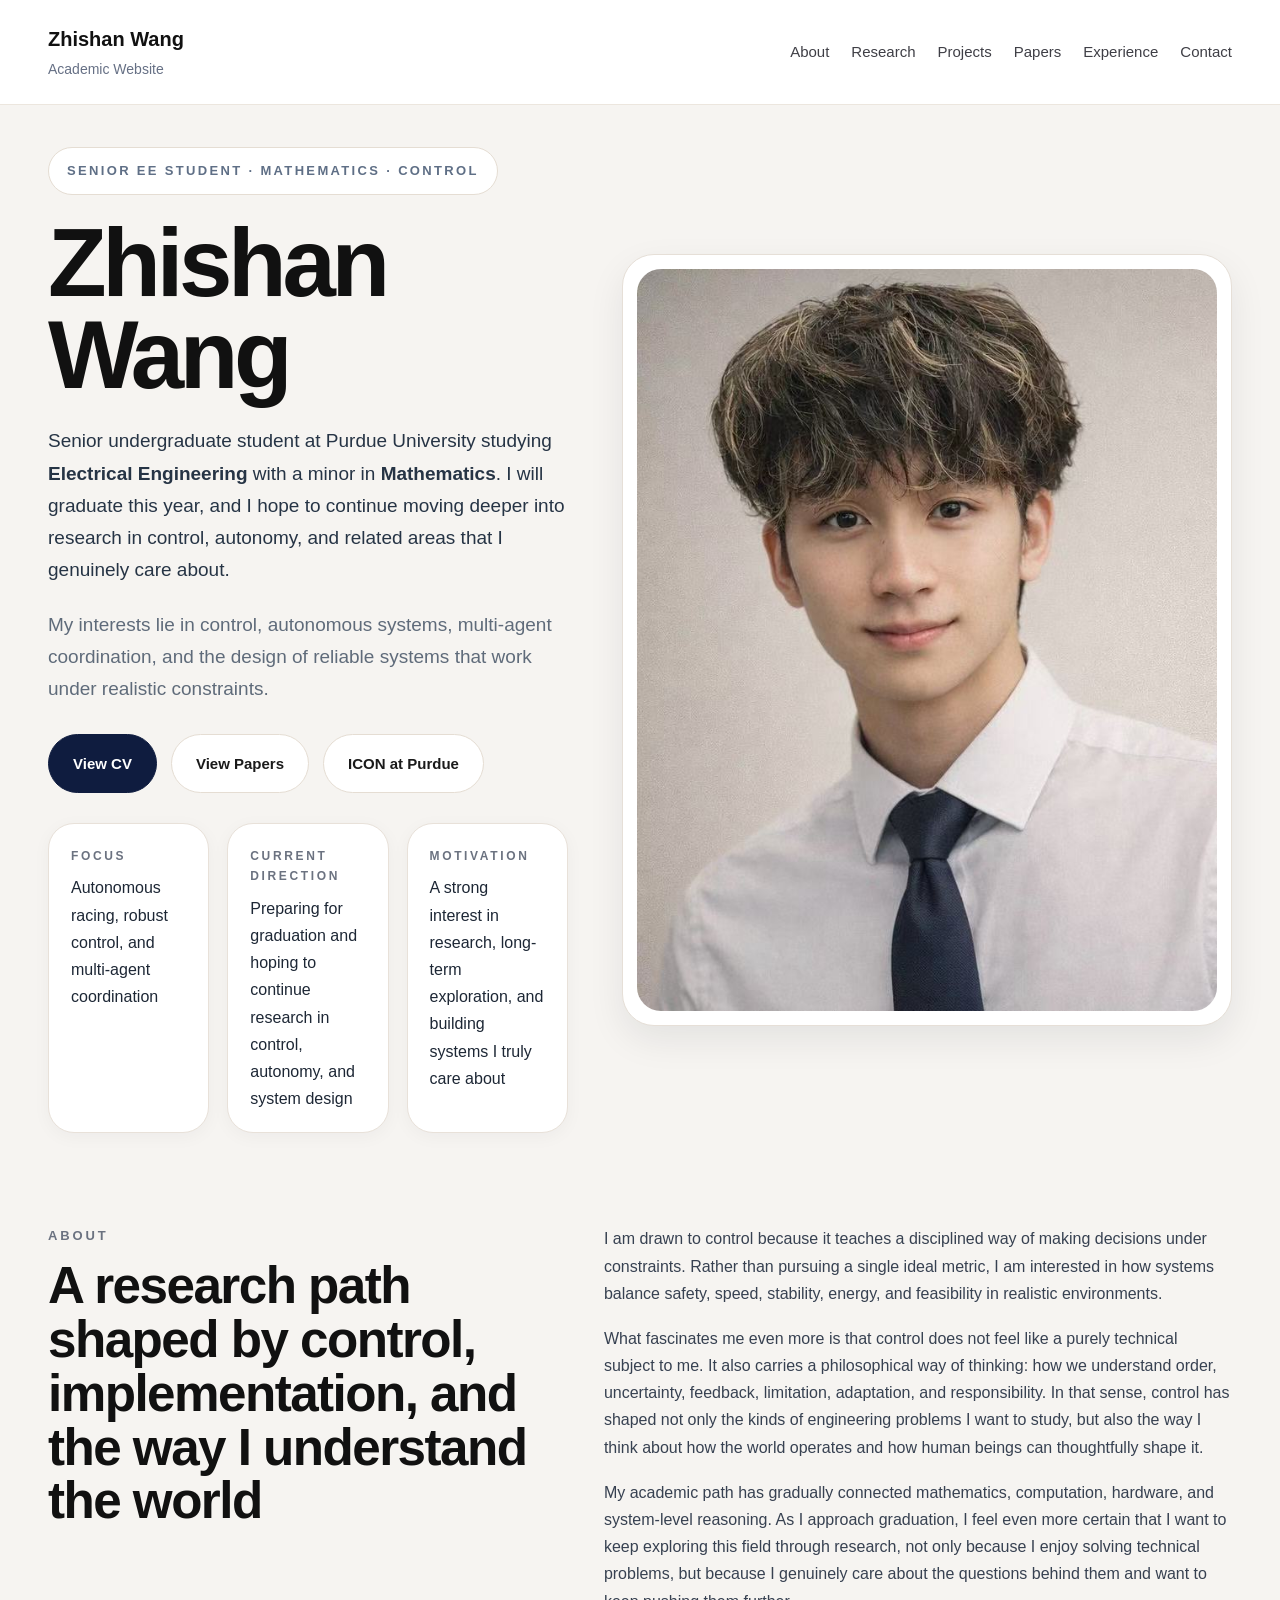
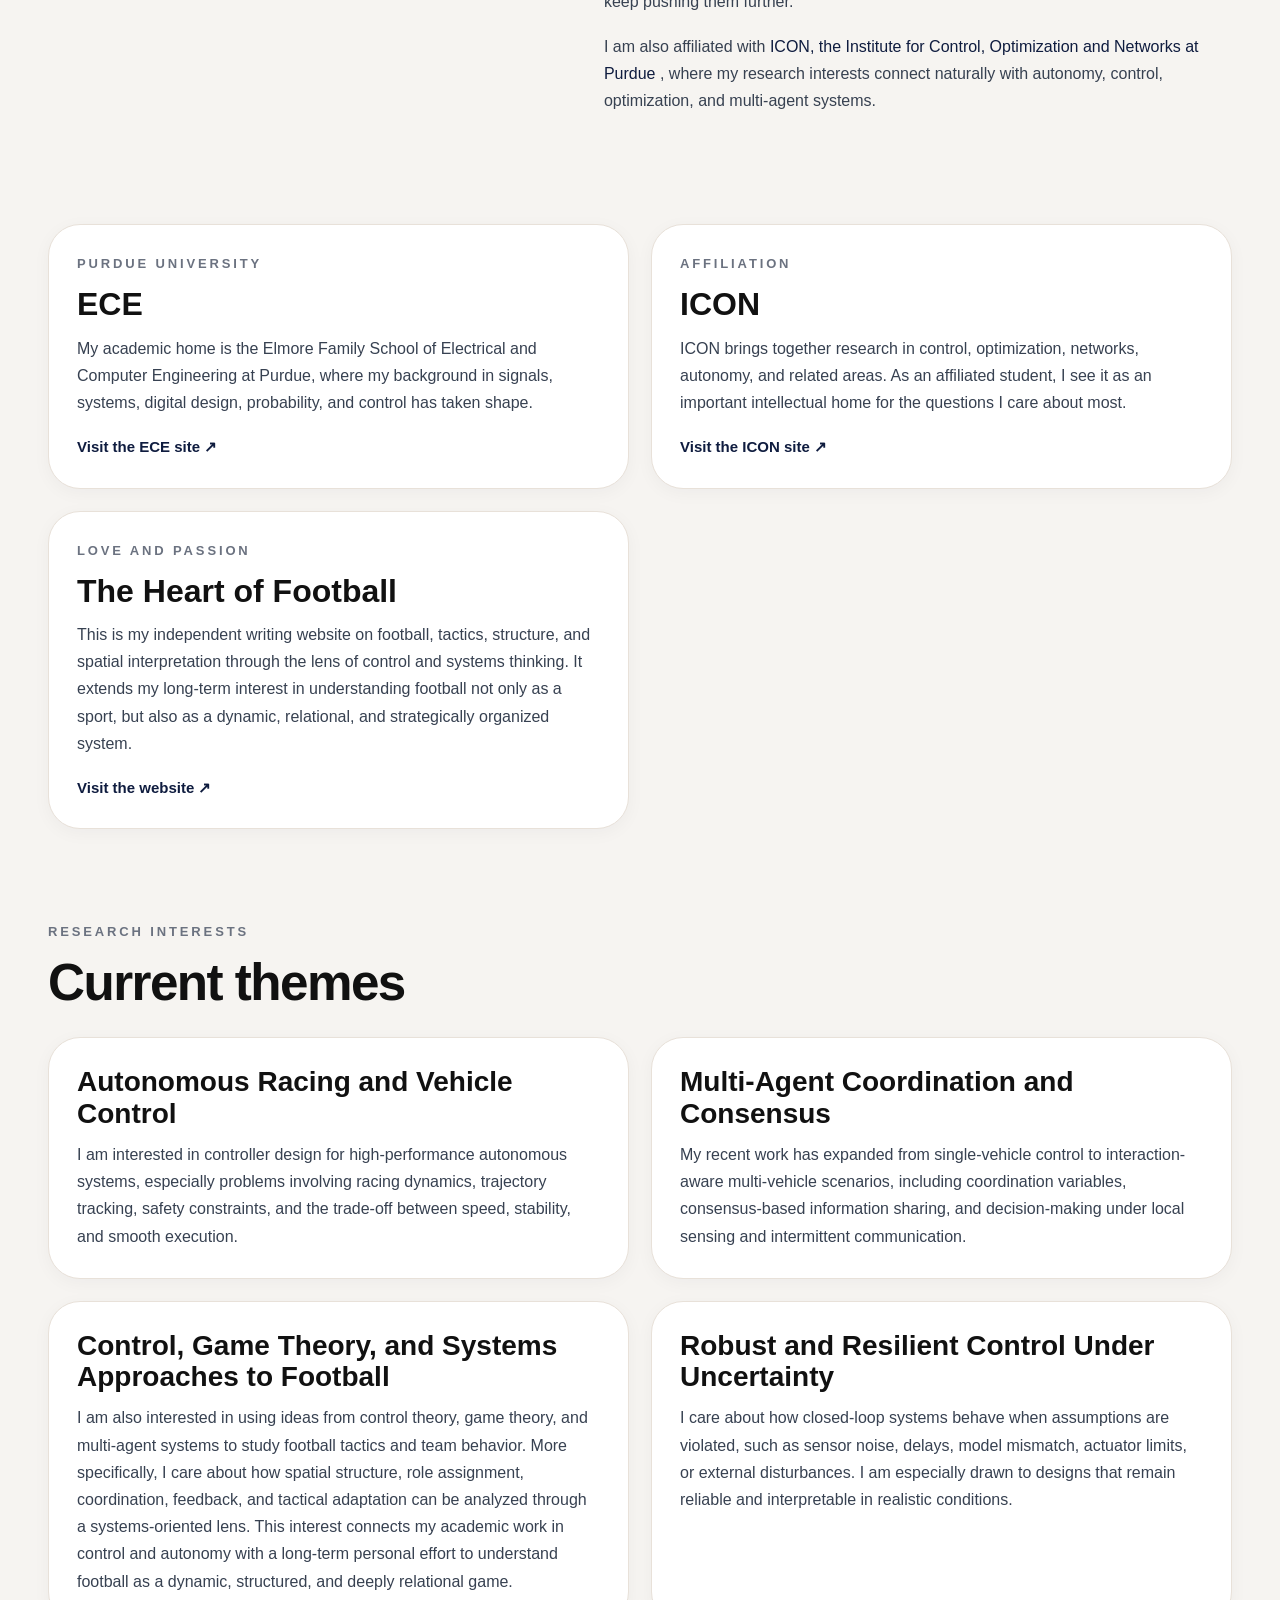
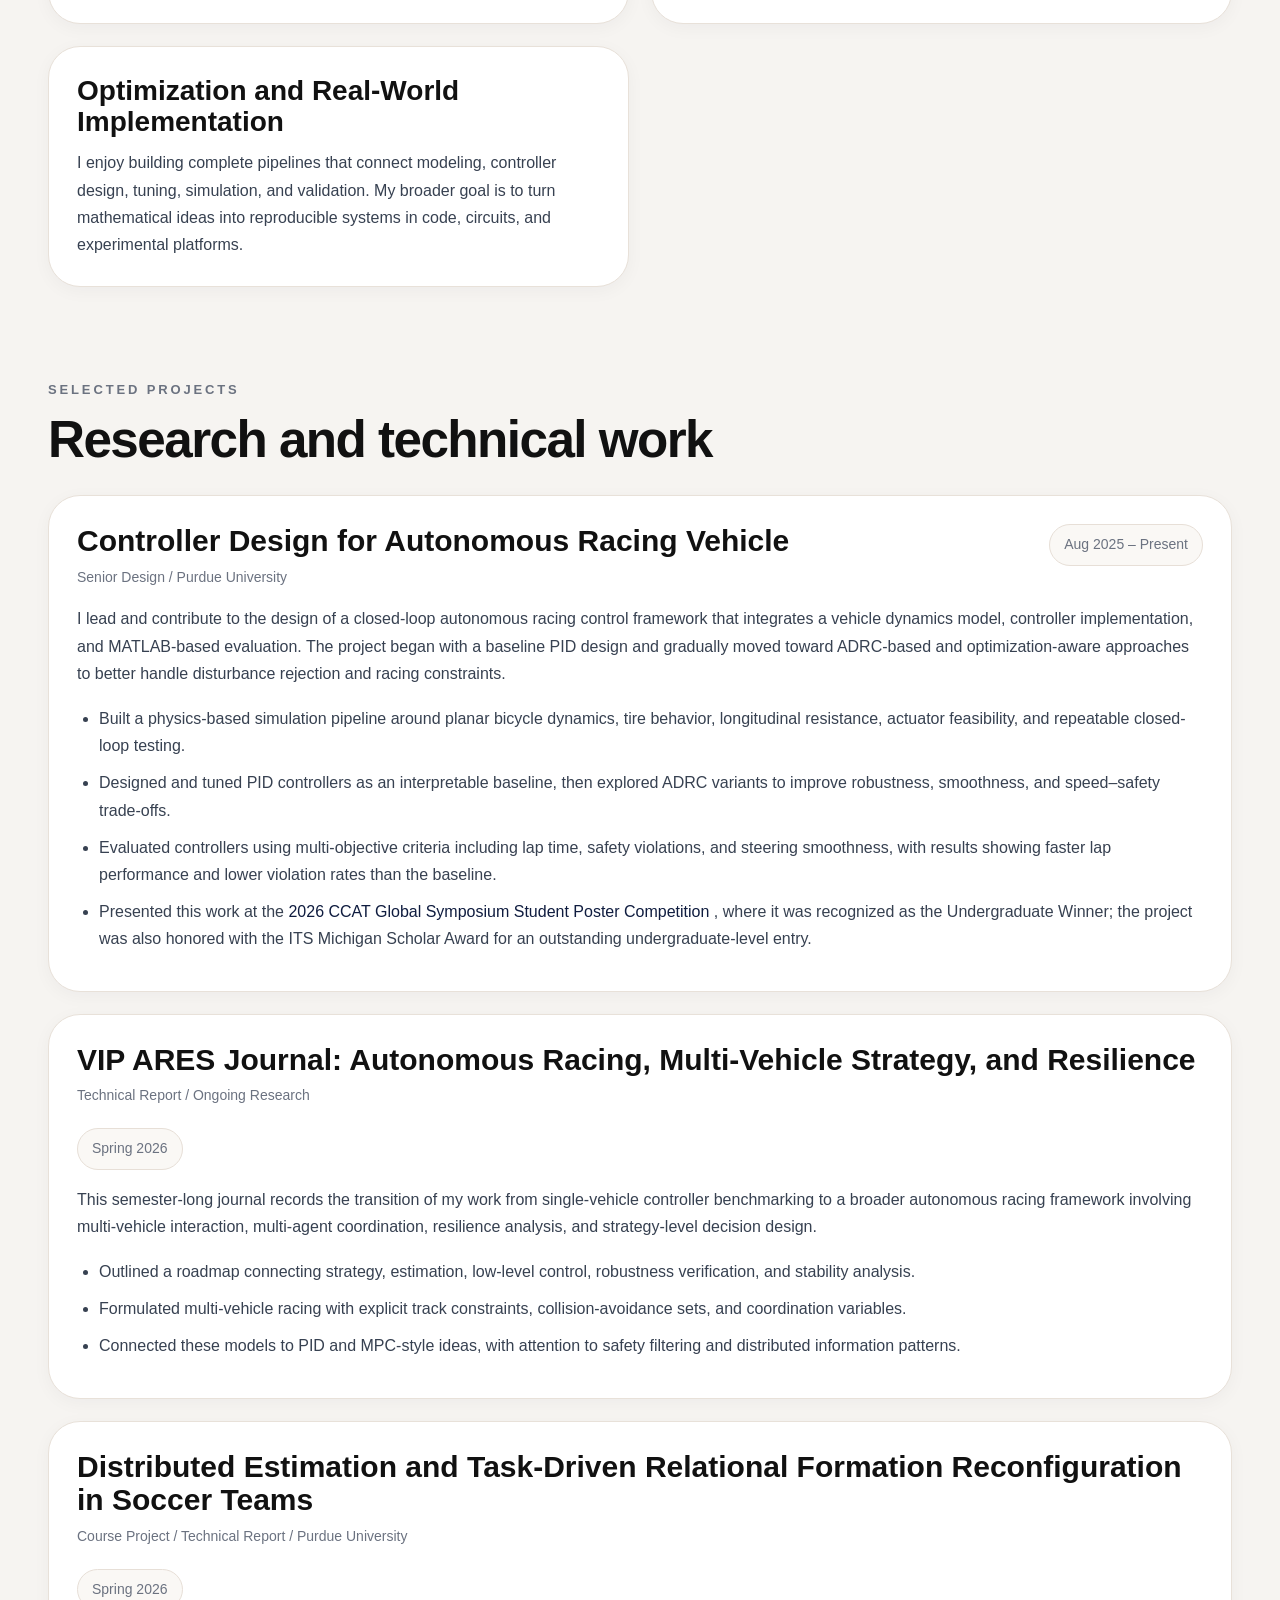
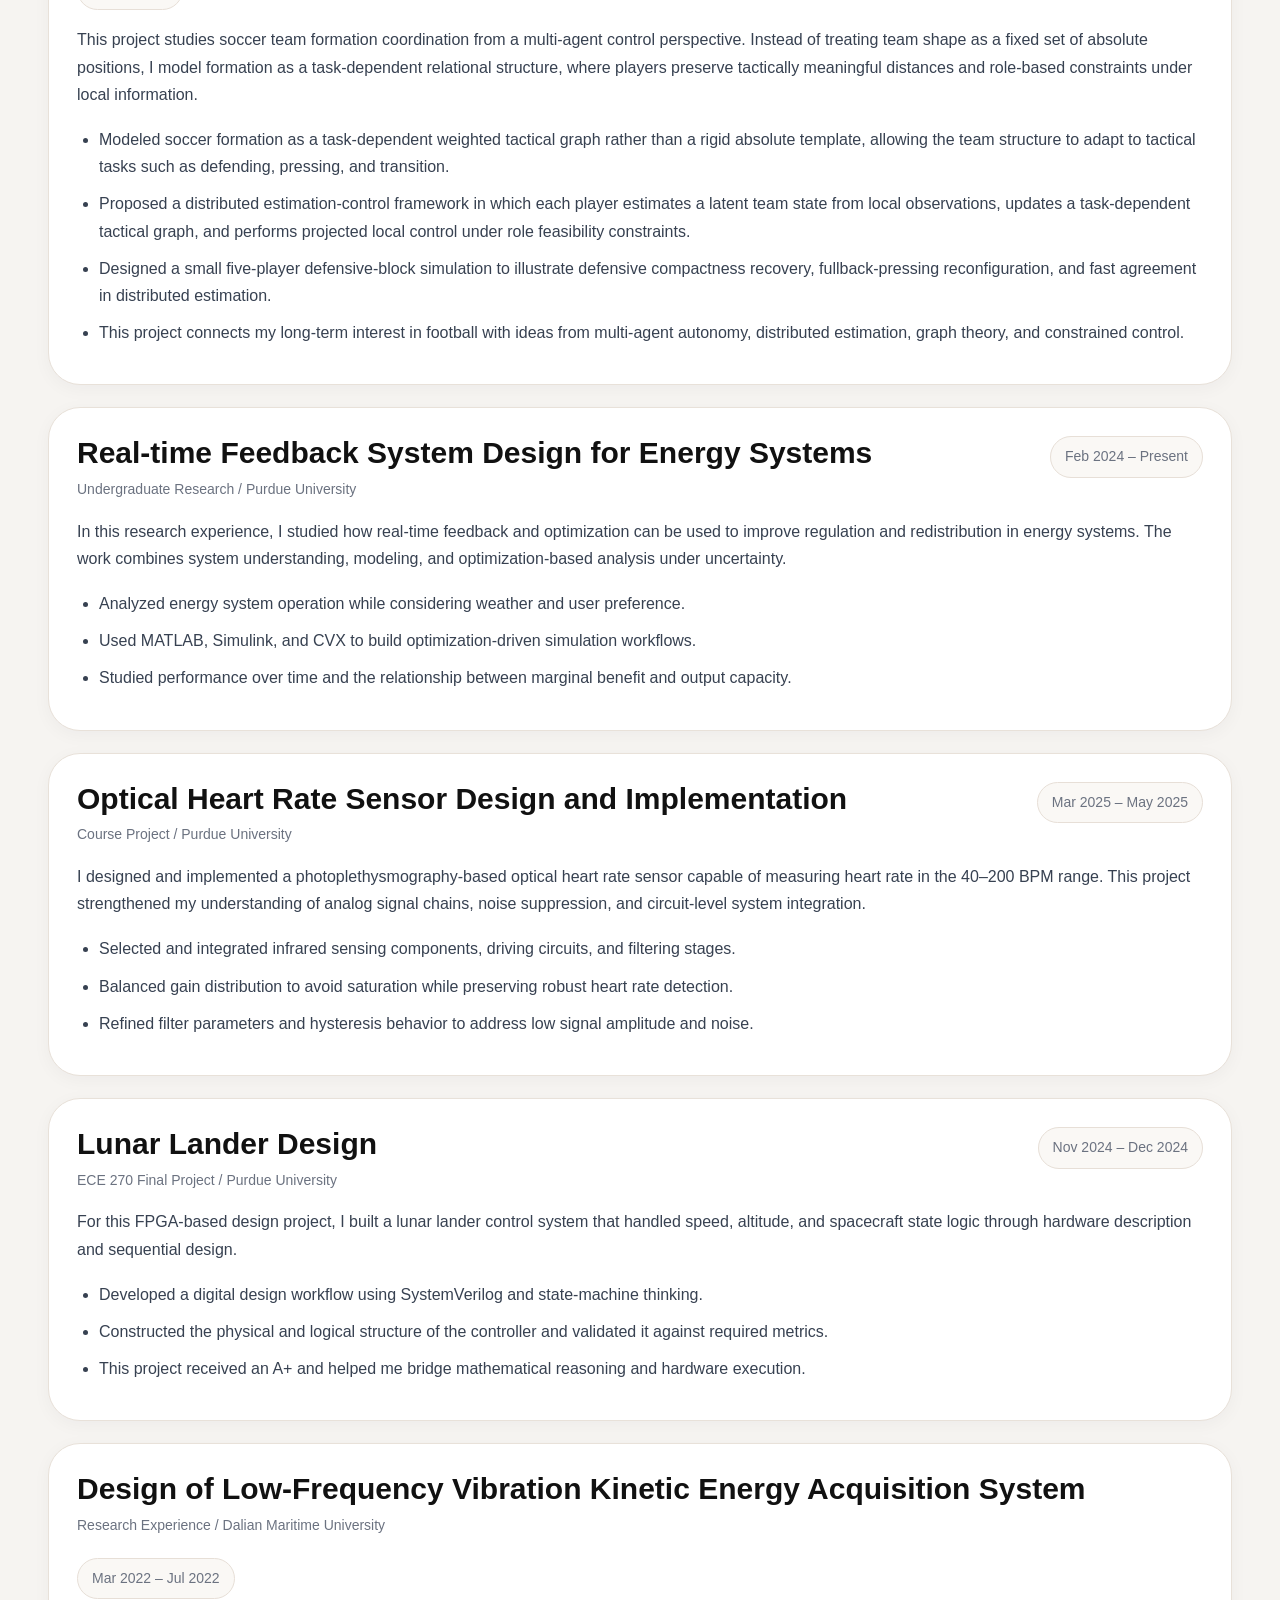
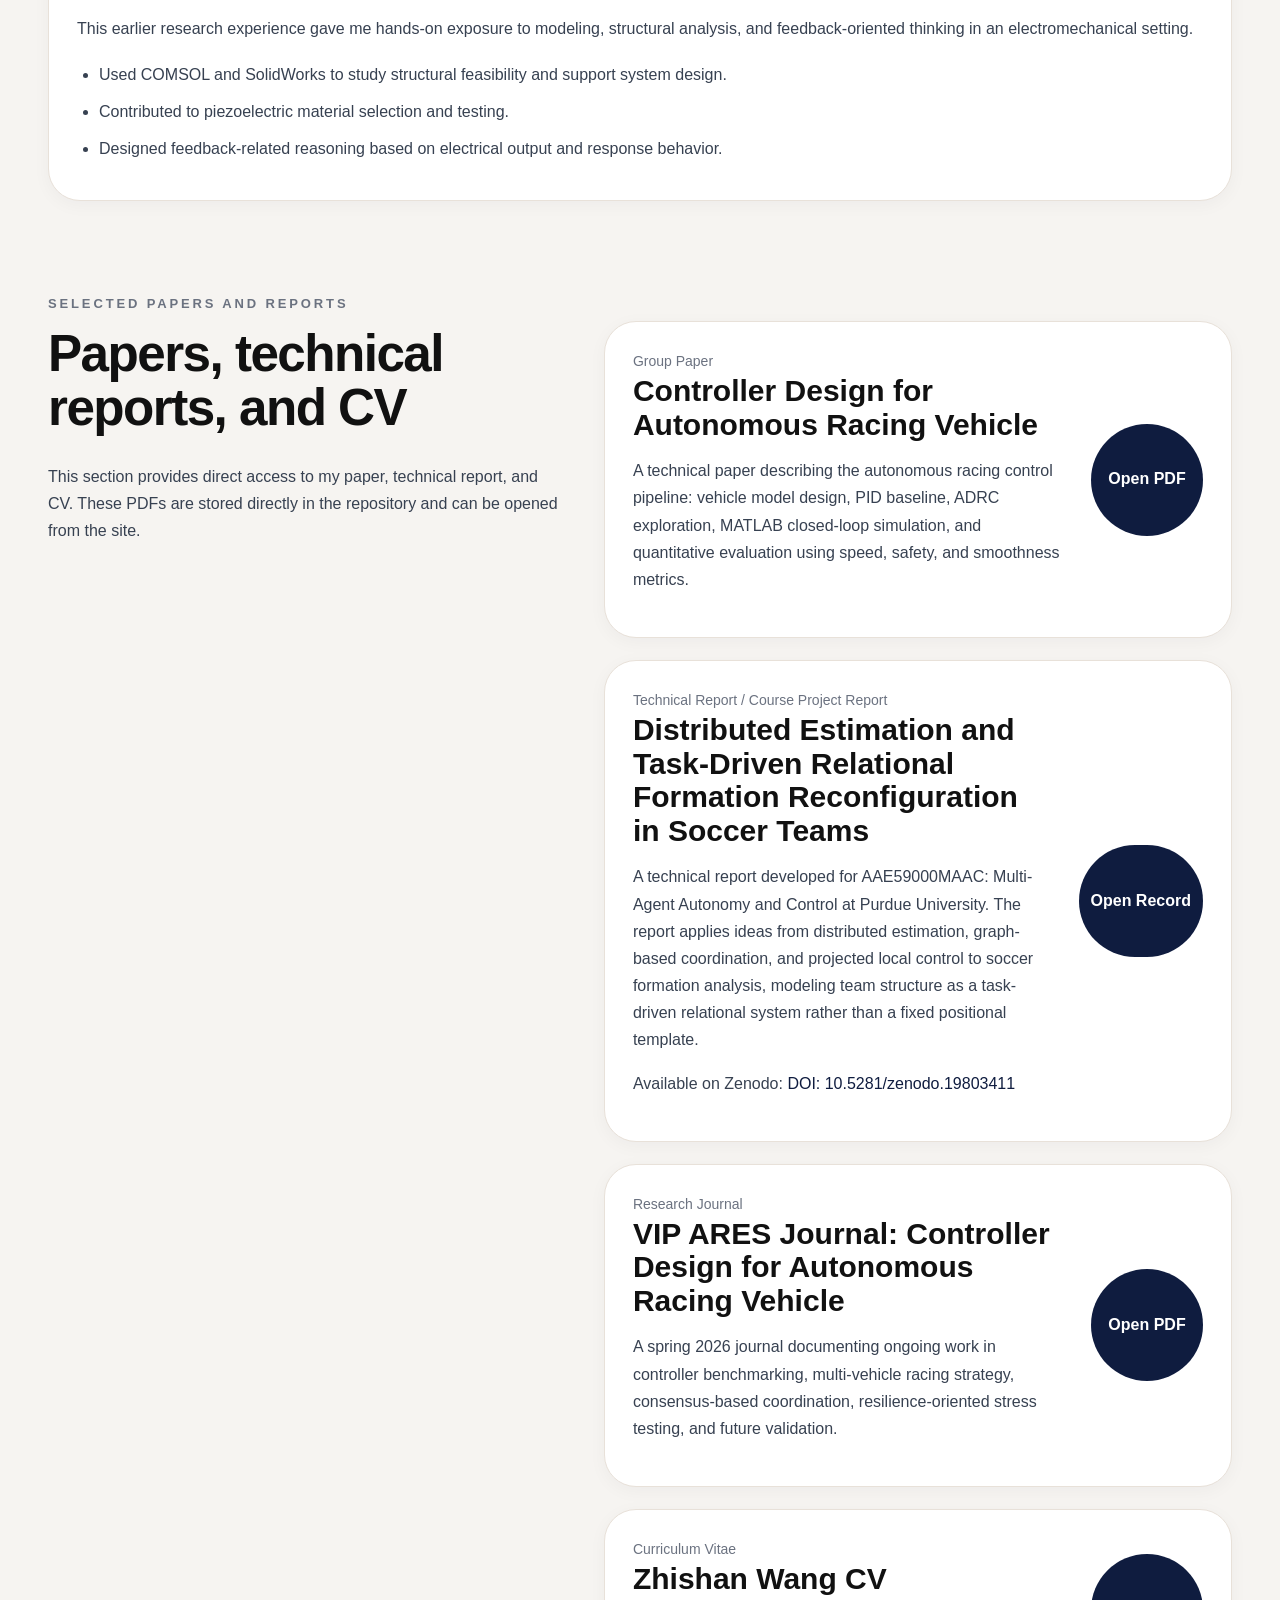
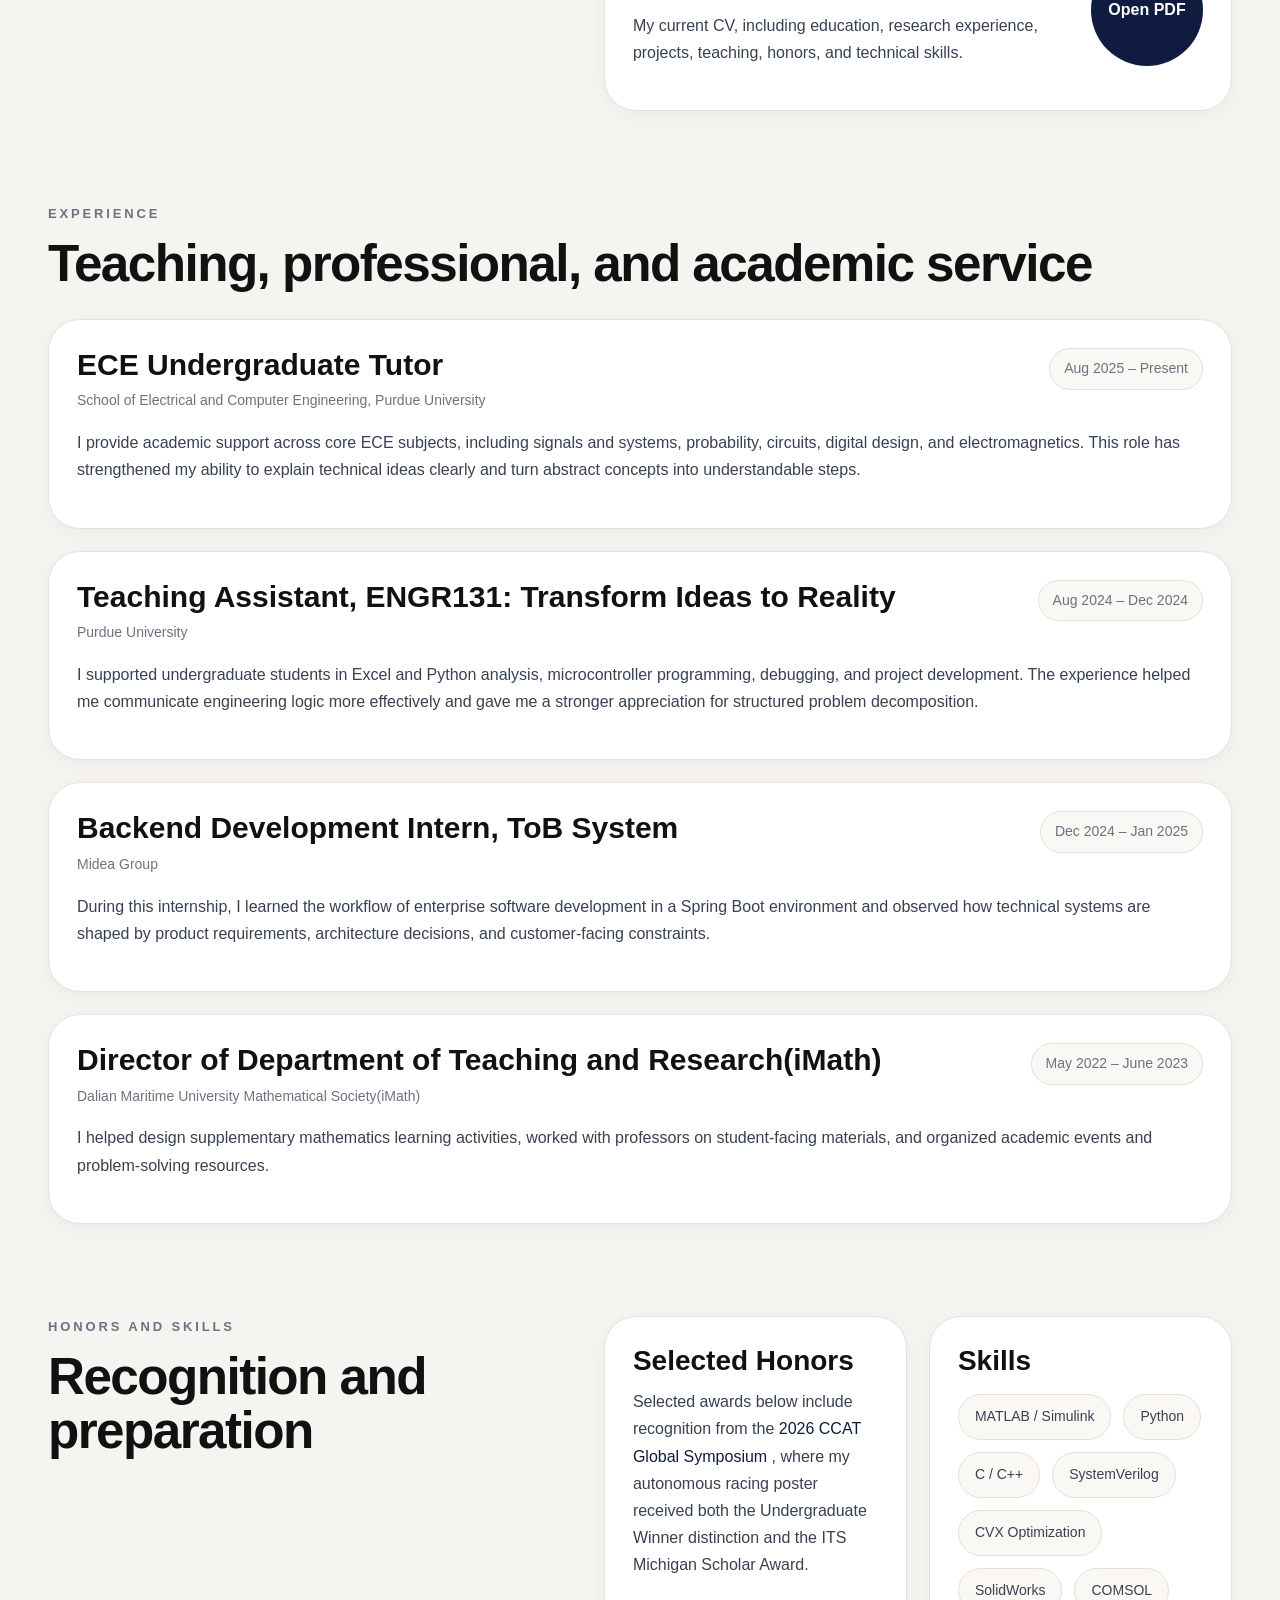
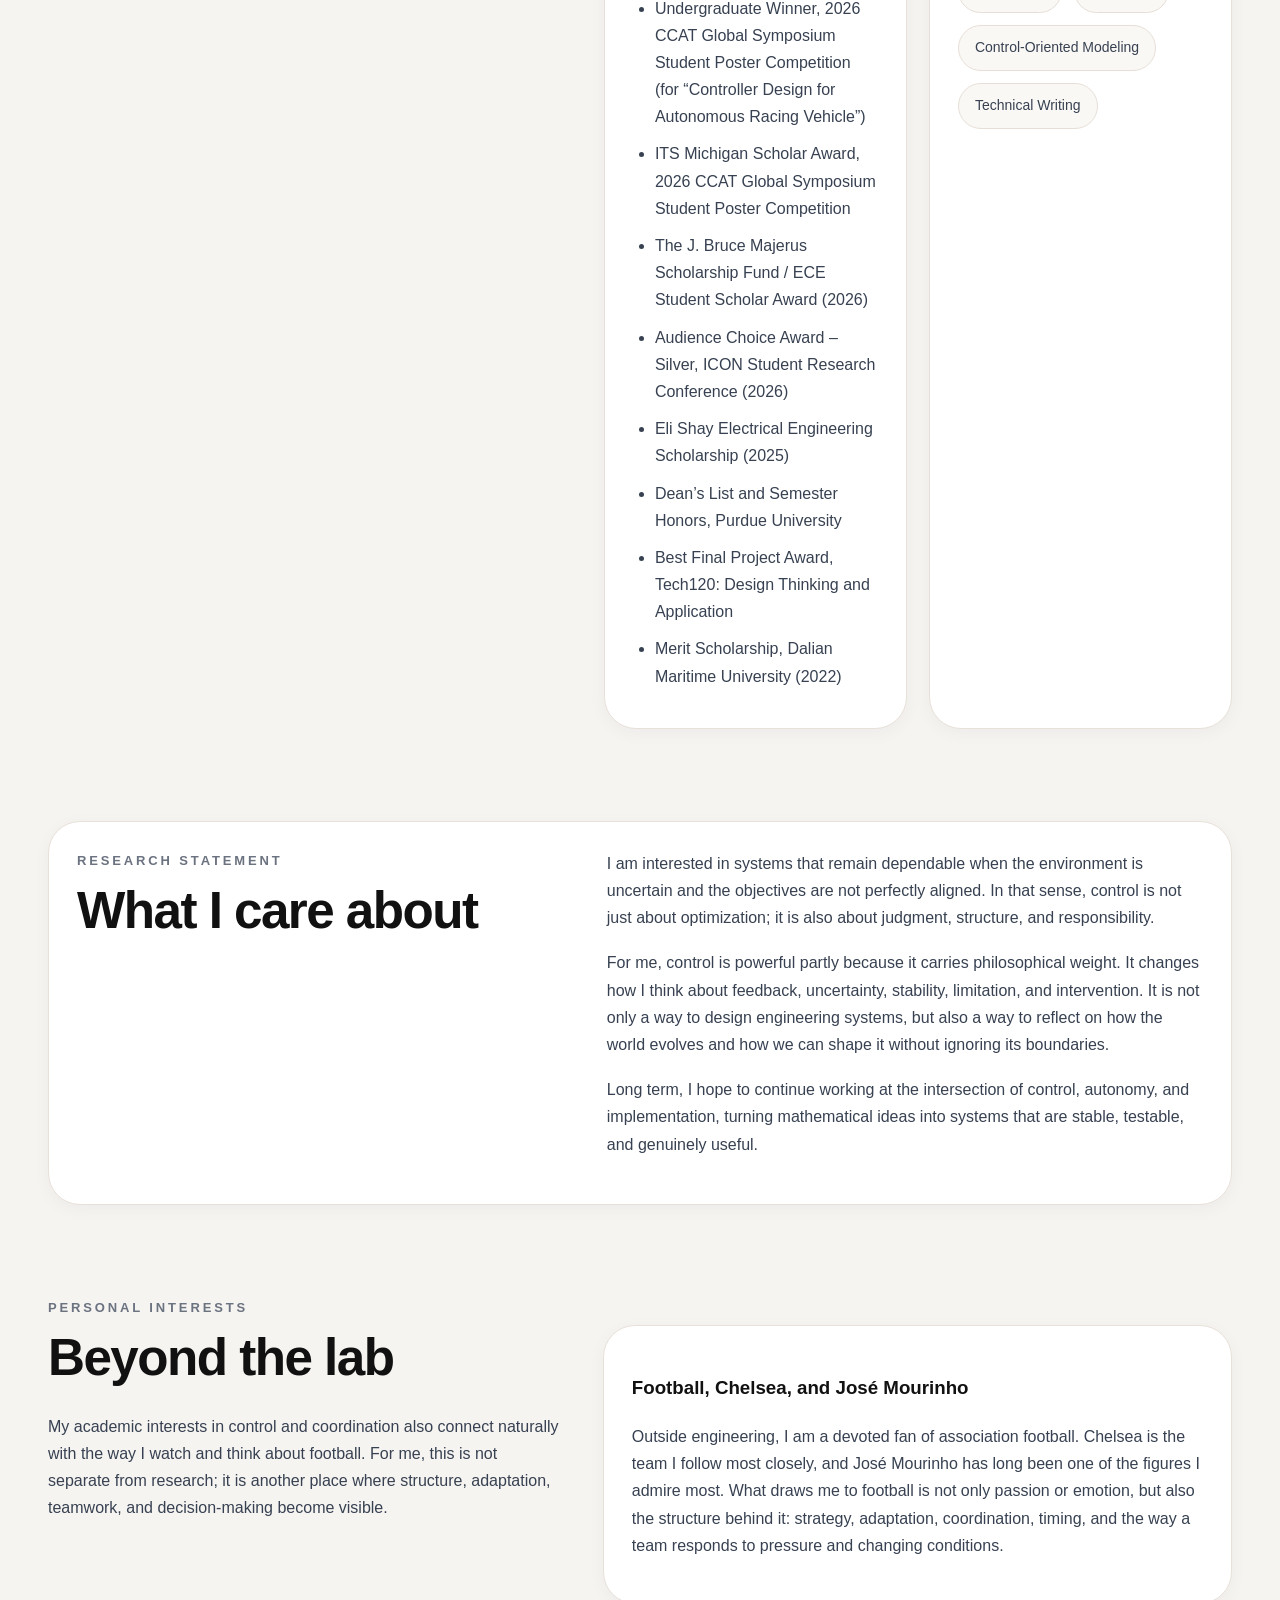
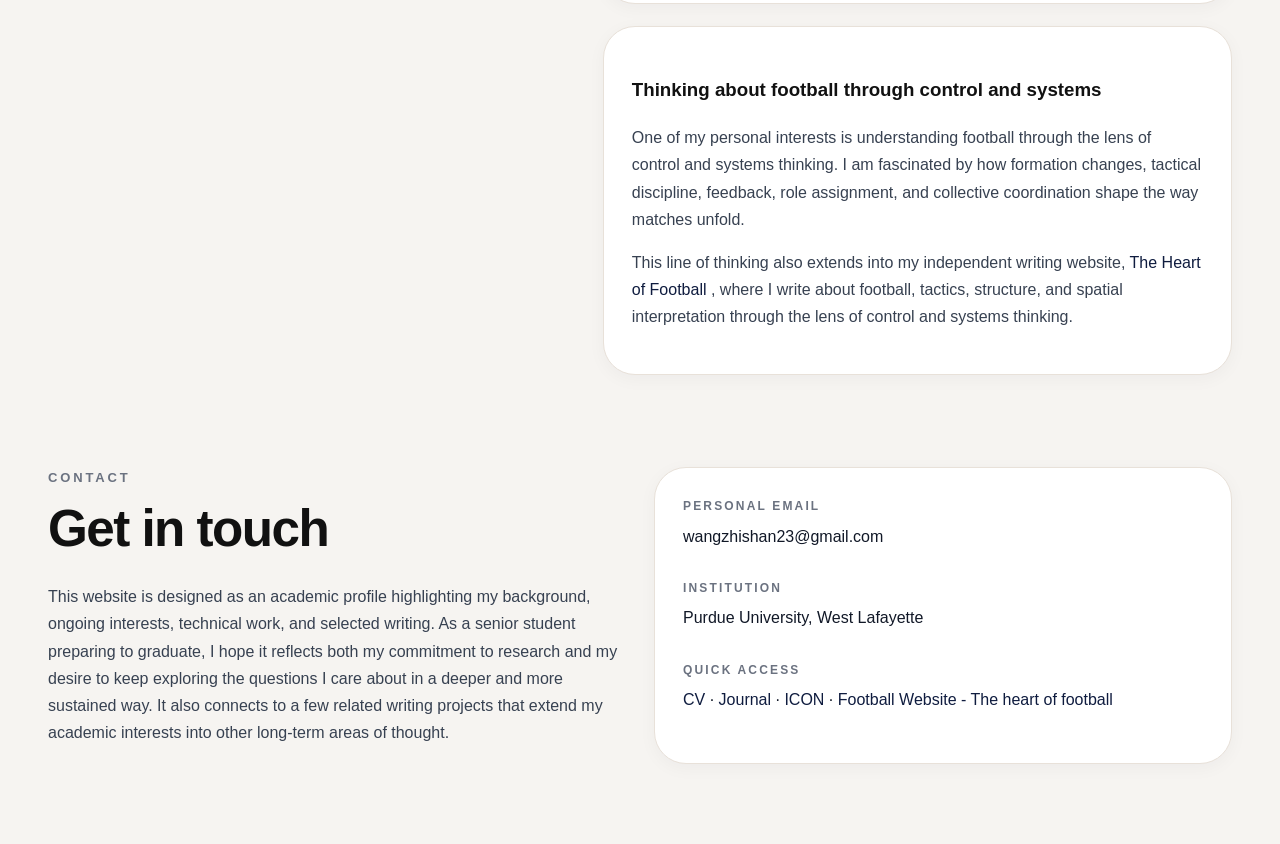
<file: archive/index.html>
<!DOCTYPE html>
<html lang="en">
<head>
  <meta charset="UTF-8" />
  <meta name="viewport" content="width=device-width, initial-scale=1.0" />
  <title>Zhishan Wang | Academic Website</title>
  <meta
    name="description"
    content="Zhishan Wang academic website – control, autonomous systems, multi-agent coordination, research projects, papers, and CV."
  />
  <link rel="stylesheet" href="style.css" />
</head>
<body>
  <header class="site-header">
    <div class="header-inner">
      <div class="brand">
        <div class="brand-title">Zhishan Wang</div>
        <div class="brand-subtitle">Academic Website</div>
      </div>

      <nav class="nav">
        <a href="#about">About</a>
        <a href="#research">Research</a>
        <a href="#projects">Projects</a>
        <a href="#papers">Papers</a>
        <a href="#experience">Experience</a>
        <a href="#contact">Contact</a>
      </nav>
    </div>
  </header>

  <main class="container">
    <section class="hero">
      <div class="hero-copy">
        <div class="eyebrow">Senior EE Student · Mathematics · Control</div>

        <h1 class="hero-title">Zhishan Wang</h1>

        <p class="hero-text">
          Senior undergraduate student at Purdue University studying
          <strong>Electrical Engineering</strong> with a minor in
          <strong>Mathematics</strong>. I will graduate this year, and I hope
          to continue moving deeper into research in control, autonomy, and
          related areas that I genuinely care about.
        </p>

        <p class="hero-text secondary">
          My interests lie in control, autonomous systems, multi-agent
          coordination, and the design of reliable systems that work under
          realistic constraints.
        </p>

        <div class="hero-actions">
          <a class="btn btn-primary" href="Zhishan_Wang_CV.pdf" target="_blank">View CV</a>
          <a class="btn" href="#papers">View Papers</a>
          <a class="btn" href="https://engineering.purdue.edu/ICON" target="_blank" rel="noreferrer">ICON at Purdue</a>
        </div>

        <div class="info-grid">
          <div class="info-card">
            <div class="info-label">Focus</div>
            <div class="info-value">
              Autonomous racing, robust control, and multi-agent coordination
            </div>
          </div>
          <div class="info-card">
            <div class="info-label">Current direction</div>
            <div class="info-value">
              Preparing for graduation and hoping to continue research in
              control, autonomy, and system design
            </div>
          </div>
          <div class="info-card">
            <div class="info-label">Motivation</div>
            <div class="info-value">
              A strong interest in research, long-term exploration, and
              building systems I truly care about
            </div>
          </div>
        </div>
      </div>

      <div class="hero-image-wrap">
        <div class="hero-image-card">
          <img src="portrait.jpg" alt="Portrait of Zhishan Wang" />
        </div>
      </div>
    </section>

    <section id="about" class="section section-grid">
      <div>
        <div class="section-kicker">About</div>
        <h2 class="section-title">
          A research path shaped by control, implementation, and the way I understand the world
        </h2>
      </div>

      <div class="section-text">
        <p>
          I am drawn to control because it teaches a disciplined way of making
          decisions under constraints. Rather than pursuing a single ideal
          metric, I am interested in how systems balance safety, speed,
          stability, energy, and feasibility in realistic environments.
        </p>

        <p>
          What fascinates me even more is that control does not feel like a
          purely technical subject to me. It also carries a philosophical way
          of thinking: how we understand order, uncertainty, feedback,
          limitation, adaptation, and responsibility. In that sense, control
          has shaped not only the kinds of engineering problems I want to
          study, but also the way I think about how the world operates and how
          human beings can thoughtfully shape it.
        </p>

        <p>
          My academic path has gradually connected mathematics, computation,
          hardware, and system-level reasoning. As I approach graduation, I
          feel even more certain that I want to keep exploring this field
          through research, not only because I enjoy solving technical
          problems, but because I genuinely care about the questions behind
          them and want to keep pushing them further.
        </p>

        <p>
          I am also affiliated with
          <a class="inline-link" href="https://engineering.purdue.edu/ICON" target="_blank" rel="noreferrer">
            ICON, the Institute for Control, Optimization and Networks at Purdue
          </a>,
          where my research interests connect naturally with autonomy, control,
          optimization, and multi-agent systems.
        </p>
      </div>
    </section>

    <section class="section cards-2">
      <a
        class="org-card"
        href="https://engineering.purdue.edu/ECE"
        target="_blank"
        rel="noreferrer"
      >
        <div class="section-kicker">Purdue University</div>
        <h3>ECE</h3>
        <p>
          My academic home is the Elmore Family School of Electrical and
          Computer Engineering at Purdue, where my background in signals,
          systems, digital design, probability, and control has taken shape.
        </p>
        <div class="org-link">Visit the ECE site ↗</div>
      </a>

      <a
        class="org-card"
        href="https://engineering.purdue.edu/ICON"
        target="_blank"
        rel="noreferrer"
      >
        <div class="section-kicker">Affiliation</div>
        <h3>ICON</h3>
        <p>
          ICON brings together research in control, optimization, networks,
          autonomy, and related areas. As an affiliated student, I see it as
          an important intellectual home for the questions I care about most.
        </p>
        <div class="org-link">Visit the ICON site ↗</div>
      </a>

      <a
        class="org-card"
        href="https://niconiconi1234567.github.io/heart-of-football/"
        target="_blank"
        rel="noreferrer"
      >
        <div class="section-kicker">Love and passion</div>
        <h3>The Heart of Football</h3>
        <p>
          This is my independent writing website on football, tactics, structure,
          and spatial interpretation through the lens of control and systems
          thinking. It extends my long-term interest in understanding football not
          only as a sport, but also as a dynamic, relational, and strategically
          organized system.
        </p>
        <div class="org-link">Visit the website ↗</div>
      </a>


      
    </section>

    <section id="research" class="section">
      <div class="section-kicker">Research interests</div>
      <h2 class="section-title">Current themes</h2>

      <div class="cards-2 spacer-top">
        <div class="card">
          <h3>Autonomous Racing and Vehicle Control</h3>
          <p>
            I am interested in controller design for high-performance
            autonomous systems, especially problems involving racing dynamics,
            trajectory tracking, safety constraints, and the trade-off between
            speed, stability, and smooth execution.
          </p>
        </div>

        <div class="card">
          <h3>Multi-Agent Coordination and Consensus</h3>
          <p>
            My recent work has expanded from single-vehicle control to
            interaction-aware multi-vehicle scenarios, including coordination
            variables, consensus-based information sharing, and decision-making
            under local sensing and intermittent communication.
          </p>
        </div>
        
        <div class="card">
          <h3>Control, Game Theory, and Systems Approaches to Football</h3>
          <p>
            I am also interested in using ideas from control theory, game theory, and
            multi-agent systems to study football tactics and team behavior. More
            specifically, I care about how spatial structure, role assignment,
            coordination, feedback, and tactical adaptation can be analyzed through a
            systems-oriented lens. This interest connects my academic work in control
            and autonomy with a long-term personal effort to understand football as a
            dynamic, structured, and deeply relational game.
          </p>
        </div>
        
        <div class="card">
          <h3>Robust and Resilient Control Under Uncertainty</h3>
          <p>
            I care about how closed-loop systems behave when assumptions are
            violated, such as sensor noise, delays, model mismatch, actuator
            limits, or external disturbances. I am especially drawn to designs
            that remain reliable and interpretable in realistic conditions.
          </p>
        </div>

        <div class="card">
          <h3>Optimization and Real-World Implementation</h3>
          <p>
            I enjoy building complete pipelines that connect modeling,
            controller design, tuning, simulation, and validation. My broader
            goal is to turn mathematical ideas into reproducible systems in
            code, circuits, and experimental platforms.
          </p>
        </div>
      </div>
    </section>

    <section id="projects" class="section">
      <div class="section-kicker">Selected projects</div>
      <h2 class="section-title">Research and technical work</h2>

      <div class="project-list">
        <div class="project-card">
          <div class="project-head">
            <div>
              <h3 class="project-title">Controller Design for Autonomous Racing Vehicle</h3>
              <div class="project-tag">Senior Design / Purdue University</div>
            </div>
            <div class="project-period">Aug 2025 – Present</div>
          </div>
          <p class="project-summary">
            I lead and contribute to the design of a closed-loop autonomous
            racing control framework that integrates a vehicle dynamics model,
            controller implementation, and MATLAB-based evaluation. The project
            began with a baseline PID design and gradually moved toward
            ADRC-based and optimization-aware approaches to better handle
            disturbance rejection and racing constraints.
          </p>
<ul class="project-details">
  <li>Built a physics-based simulation pipeline around planar bicycle dynamics, tire behavior, longitudinal resistance, actuator feasibility, and repeatable closed-loop testing.</li>
  <li>Designed and tuned PID controllers as an interpretable baseline, then explored ADRC variants to improve robustness, smoothness, and speed–safety trade-offs.</li>
  <li>Evaluated controllers using multi-objective criteria including lap time, safety violations, and steering smoothness, with results showing faster lap performance and lower violation rates than the baseline.</li>
  <li>
    Presented this work at the
    <a class="inline-link" href="https://ccat.umtri.umich.edu/symposium/" target="_blank" rel="noreferrer">
      2026 CCAT Global Symposium Student Poster Competition
    </a>,
    where it was recognized as the Undergraduate Winner; the project was also honored with the ITS Michigan Scholar Award for an outstanding undergraduate-level entry.
  </li>
</ul>
        </div>

        <div class="project-card">
          <div class="project-head">
            <div>
              <h3 class="project-title">VIP ARES Journal: Autonomous Racing, Multi-Vehicle Strategy, and Resilience</h3>
              <div class="project-tag">Technical Report / Ongoing Research</div>
            </div>
            <div class="project-period">Spring 2026</div>
          </div>
          <p class="project-summary">
            This semester-long journal records the transition of my work from
            single-vehicle controller benchmarking to a broader autonomous
            racing framework involving multi-vehicle interaction, multi-agent
            coordination, resilience analysis, and strategy-level decision
            design.
          </p>
          <ul class="project-details">
            <li>Outlined a roadmap connecting strategy, estimation, low-level control, robustness verification, and stability analysis.</li>
            <li>Formulated multi-vehicle racing with explicit track constraints, collision-avoidance sets, and coordination variables.</li>
            <li>Connected these models to PID and MPC-style ideas, with attention to safety filtering and distributed information patterns.</li>
          </ul>
        </div>

<div class="project-card">
  <div class="project-head">
    <div>
      <h3 class="project-title">Distributed Estimation and Task-Driven Relational Formation Reconfiguration in Soccer Teams</h3>
      <div class="project-tag">Course Project / Technical Report / Purdue University</div>
    </div>
    <div class="project-period">Spring 2026</div>
  </div>
  <p class="project-summary">
    This project studies soccer team formation coordination from a multi-agent control perspective. Instead of treating team shape as a fixed set of absolute positions, I model formation as a task-dependent relational structure, where players preserve tactically meaningful distances and role-based constraints under local information.
  </p>
  <ul class="project-details">
    <li>Modeled soccer formation as a task-dependent weighted tactical graph rather than a rigid absolute template, allowing the team structure to adapt to tactical tasks such as defending, pressing, and transition.</li>
    <li>Proposed a distributed estimation-control framework in which each player estimates a latent team state from local observations, updates a task-dependent tactical graph, and performs projected local control under role feasibility constraints.</li>
    <li>Designed a small five-player defensive-block simulation to illustrate defensive compactness recovery, fullback-pressing reconfiguration, and fast agreement in distributed estimation.</li>
    <li>This project connects my long-term interest in football with ideas from multi-agent autonomy, distributed estimation, graph theory, and constrained control.</li>
  </ul>
</div>
        
        <div class="project-card">
          <div class="project-head">
            <div>
              <h3 class="project-title">Real-time Feedback System Design for Energy Systems</h3>
              <div class="project-tag">Undergraduate Research / Purdue University</div>
            </div>
            <div class="project-period">Feb 2024 – Present</div>
          </div>
          <p class="project-summary">
            In this research experience, I studied how real-time feedback and
            optimization can be used to improve regulation and redistribution
            in energy systems. The work combines system understanding,
            modeling, and optimization-based analysis under uncertainty.
          </p>
          <ul class="project-details">
            <li>Analyzed energy system operation while considering weather and user preference.</li>
            <li>Used MATLAB, Simulink, and CVX to build optimization-driven simulation workflows.</li>
            <li>Studied performance over time and the relationship between marginal benefit and output capacity.</li>
          </ul>
        </div>

        <div class="project-card">
          <div class="project-head">
            <div>
              <h3 class="project-title">Optical Heart Rate Sensor Design and Implementation</h3>
              <div class="project-tag">Course Project / Purdue University</div>
            </div>
            <div class="project-period">Mar 2025 – May 2025</div>
          </div>
          <p class="project-summary">
            I designed and implemented a photoplethysmography-based optical
            heart rate sensor capable of measuring heart rate in the 40–200 BPM
            range. This project strengthened my understanding of analog signal
            chains, noise suppression, and circuit-level system integration.
          </p>
          <ul class="project-details">
            <li>Selected and integrated infrared sensing components, driving circuits, and filtering stages.</li>
            <li>Balanced gain distribution to avoid saturation while preserving robust heart rate detection.</li>
            <li>Refined filter parameters and hysteresis behavior to address low signal amplitude and noise.</li>
          </ul>
        </div>

        <div class="project-card">
          <div class="project-head">
            <div>
              <h3 class="project-title">Lunar Lander Design</h3>
              <div class="project-tag">ECE 270 Final Project / Purdue University</div>
            </div>
            <div class="project-period">Nov 2024 – Dec 2024</div>
          </div>
          <p class="project-summary">
            For this FPGA-based design project, I built a lunar lander control
            system that handled speed, altitude, and spacecraft state logic
            through hardware description and sequential design.
          </p>
          <ul class="project-details">
            <li>Developed a digital design workflow using SystemVerilog and state-machine thinking.</li>
            <li>Constructed the physical and logical structure of the controller and validated it against required metrics.</li>
            <li>This project received an A+ and helped me bridge mathematical reasoning and hardware execution.</li>
          </ul>
        </div>

        <div class="project-card">
          <div class="project-head">
            <div>
              <h3 class="project-title">Design of Low-Frequency Vibration Kinetic Energy Acquisition System</h3>
              <div class="project-tag">Research Experience / Dalian Maritime University</div>
            </div>
            <div class="project-period">Mar 2022 – Jul 2022</div>
          </div>
          <p class="project-summary">
            This earlier research experience gave me hands-on exposure to
            modeling, structural analysis, and feedback-oriented thinking in an
            electromechanical setting.
          </p>
          <ul class="project-details">
            <li>Used COMSOL and SolidWorks to study structural feasibility and support system design.</li>
            <li>Contributed to piezoelectric material selection and testing.</li>
            <li>Designed feedback-related reasoning based on electrical output and response behavior.</li>
          </ul>
        </div>
      </div>
    </section>

    <section id="papers" class="section section-grid">
      <div>
        <div class="section-kicker">Selected papers and reports</div>
        <h2 class="section-title">Papers, technical reports, and CV</h2>
        <div class="section-text spacer-top">
          <p>
            This section provides direct access to my paper, technical report,
            and CV. These PDFs are stored directly in the repository and can be
            opened from the site.
          </p>
        </div>
      </div>

      <div class="paper-list">
        <div class="paper-card">
          <div class="paper-row">
            <div>
              <div class="paper-type">Group Paper</div>
              <h3 class="paper-title">Controller Design for Autonomous Racing Vehicle</h3>
              <p class="paper-description">
                A technical paper describing the autonomous racing control
                pipeline: vehicle model design, PID baseline, ADRC exploration,
                MATLAB closed-loop simulation, and quantitative evaluation
                using speed, safety, and smoothness metrics.
              </p>
            </div>
            <a class="pdf-btn" href="Controller_Design_for_Autonomous_Racing_Vehicle.pdf" target="_blank">Open PDF</a>
          </div>
        </div>
        
        <div class="paper-card">
          <div class="paper-row">
            <div>
              <div class="paper-type">Technical Report / Course Project Report</div>
              <h3 class="paper-title">Distributed Estimation and Task-Driven Relational Formation Reconfiguration in Soccer Teams</h3>
              <p class="paper-description">
                A technical report developed for AAE59000MAAC: Multi-Agent Autonomy and Control at Purdue University. The report applies ideas from distributed estimation, graph-based coordination, and projected local control to soccer formation analysis, modeling team structure as a task-driven relational system rather than a fixed positional template.
              </p>
              <p class="paper-description" style="margin-top: 12px;">
                Available on Zenodo:
                <a class="inline-link" href="https://doi.org/10.5281/zenodo.19803411" target="_blank" rel="noreferrer">
                  DOI: 10.5281/zenodo.19803411
                </a>
              </p>
            </div>
            <a class="pdf-btn" href="https://doi.org/10.5281/zenodo.19803411" target="_blank" rel="noreferrer">Open Record</a>
          </div>
        </div>
                
        <div class="paper-card">
          <div class="paper-row">
            <div>
              <div class="paper-type">Research Journal</div>
              <h3 class="paper-title">VIP ARES Journal: Controller Design for Autonomous Racing Vehicle</h3>
              <p class="paper-description">
                A spring 2026 journal documenting ongoing work in controller
                benchmarking, multi-vehicle racing strategy, consensus-based
                coordination, resilience-oriented stress testing, and future
                validation.
              </p>
            </div>
            <a class="pdf-btn" href="VIP_ARES_Journal_Spring_2026.pdf" target="_blank">Open PDF</a>
          </div>
        </div>

        <div class="paper-card">
          <div class="paper-row">
            <div>
              <div class="paper-type">Curriculum Vitae</div>
              <h3 class="paper-title">Zhishan Wang CV</h3>
              <p class="paper-description">
                My current CV, including education, research experience,
                projects, teaching, honors, and technical skills.
              </p>
            </div>
            <a class="pdf-btn" href="Zhishan_Wang_CV.pdf" target="_blank">Open PDF</a>
          </div>
        </div>
      </div>
    </section>

    <section id="experience" class="section">
      <div class="section-kicker">Experience</div>
      <h2 class="section-title">Teaching, professional, and academic service</h2>

      <div class="experience-list">
        <div class="experience-card">
          <div class="experience-head">
            <div>
              <h3 class="experience-title">ECE Undergraduate Tutor</h3>
              <div class="experience-org">School of Electrical and Computer Engineering, Purdue University</div>
            </div>
            <div class="experience-period">Aug 2025 – Present</div>
          </div>
          <p class="experience-description">
            I provide academic support across core ECE subjects, including
            signals and systems, probability, circuits, digital design, and
            electromagnetics. This role has strengthened my ability to explain
            technical ideas clearly and turn abstract concepts into
            understandable steps.
          </p>
        </div>

        <div class="experience-card">
          <div class="experience-head">
            <div>
              <h3 class="experience-title">Teaching Assistant, ENGR131: Transform Ideas to Reality</h3>
              <div class="experience-org">Purdue University</div>
            </div>
            <div class="experience-period">Aug 2024 – Dec 2024</div>
          </div>
          <p class="experience-description">
            I supported undergraduate students in Excel and Python analysis,
            microcontroller programming, debugging, and project development.
            The experience helped me communicate engineering logic more
            effectively and gave me a stronger appreciation for structured
            problem decomposition.
          </p>
        </div>

        <div class="experience-card">
          <div class="experience-head">
            <div>
              <h3 class="experience-title">Backend Development Intern, ToB System</h3>
              <div class="experience-org">Midea Group</div>
            </div>
            <div class="experience-period">Dec 2024 – Jan 2025</div>
          </div>
          <p class="experience-description">
            During this internship, I learned the workflow of enterprise
            software development in a Spring Boot environment and observed how
            technical systems are shaped by product requirements, architecture
            decisions, and customer-facing constraints.
          </p>
        </div>

        <div class="experience-card">
          <div class="experience-head">
            <div>
              <h3 class="experience-title">Director of Department of Teaching and Research(iMath)</h3>
              <div class="experience-org">Dalian Maritime University Mathematical Society(iMath)</div>
            </div>
            <div class="experience-period">May 2022 – June 2023</div>
          </div>
          <p class="experience-description">
            I helped design supplementary mathematics learning activities,
            worked with professors on student-facing materials, and organized
            academic events and problem-solving resources.
          </p>
        </div>
      </div>
    </section>

    <section class="section section-grid">
      <div>
        <div class="section-kicker">Honors and skills</div>
        <h2 class="section-title">Recognition and preparation</h2>
      </div>

      <div class="honors-skills">
        <div class="card">
<h3>Selected Honors</h3>
<p>
  Selected awards below include recognition from the
  <a class="inline-link" href="https://ccat.umtri.umich.edu/symposium/" target="_blank" rel="noreferrer">
    2026 CCAT Global Symposium
  </a>,
  where my autonomous racing poster received both the Undergraduate Winner distinction and the ITS Michigan Scholar Award.
</p>
<ul class="list">
  <li>Undergraduate Winner, 2026 CCAT Global Symposium Student Poster Competition (for “Controller Design for Autonomous Racing Vehicle”)</li>
  <li>ITS Michigan Scholar Award, 2026 CCAT Global Symposium Student Poster Competition</li>
  <li>The J. Bruce Majerus Scholarship Fund / ECE Student Scholar Award (2026)</li>
  <li>Audience Choice Award – Silver, ICON Student Research Conference (2026)</li>
  <li>Eli Shay Electrical Engineering Scholarship (2025)</li>
  <li>Dean’s List and Semester Honors, Purdue University</li>
  <li>Best Final Project Award, Tech120: Design Thinking and Application</li>
  <li>Merit Scholarship, Dalian Maritime University (2022)</li>
</ul>
        </div>

        <div class="card">
          <h3>Skills</h3>
          <div class="skill-tags">
            <span class="skill-tag">MATLAB / Simulink</span>
            <span class="skill-tag">Python</span>
            <span class="skill-tag">C / C++</span>
            <span class="skill-tag">SystemVerilog</span>
            <span class="skill-tag">CVX Optimization</span>
            <span class="skill-tag">SolidWorks</span>
            <span class="skill-tag">COMSOL</span>
            <span class="skill-tag">Control-Oriented Modeling</span>
            <span class="skill-tag">Technical Writing</span>
          </div>
        </div>
      </div>
    </section>

    <section class="section statement-card">
      <div class="section-grid">
        <div>
          <div class="section-kicker">Research statement</div>
          <h2 class="section-title">What I care about</h2>
        </div>

        <div class="section-text">
          <p>
            I am interested in systems that remain dependable when the
            environment is uncertain and the objectives are not perfectly
            aligned. In that sense, control is not just about optimization; it
            is also about judgment, structure, and responsibility.
          </p>
          <p>
            For me, control is powerful partly because it carries philosophical
            weight. It changes how I think about feedback, uncertainty,
            stability, limitation, and intervention. It is not only a way to
            design engineering systems, but also a way to reflect on how the
            world evolves and how we can shape it without ignoring its
            boundaries.
          </p>
          <p>
            Long term, I hope to continue working at the intersection of
            control, autonomy, and implementation, turning mathematical ideas
            into systems that are stable, testable, and genuinely useful.
          </p>
        </div>
      </div>
    </section>

    <section class="section interests-grid">
      <div>
        <div class="section-kicker">Personal interests</div>
        <h2 class="section-title">Beyond the lab</h2>
        <div class="section-text spacer-top">
          <p>
            My academic interests in control and coordination also connect
            naturally with the way I watch and think about football. For me,
            this is not separate from research; it is another place where
            structure, adaptation, teamwork, and decision-making become
            visible.
          </p>
        </div>
      </div>

      <div class="interest-list">
        <div class="interest-card">
          <h3>Football, Chelsea, and José Mourinho</h3>
          <p>
            Outside engineering, I am a devoted fan of association football.
            Chelsea is the team I follow most closely, and José Mourinho has
            long been one of the figures I admire most. What draws me to
            football is not only passion or emotion, but also the structure
            behind it: strategy, adaptation, coordination, timing, and the way
            a team responds to pressure and changing conditions.
          </p>
        </div>

        <div class="interest-card">
          <h3>Thinking about football through control and systems</h3>
          <p>
            One of my personal interests is understanding football through the
            lens of control and systems thinking. I am fascinated by how
            formation changes, tactical discipline, feedback, role assignment,
            and collective coordination shape the way matches unfold.
          </p>
          <p style="margin-top: 14px;">
            This line of thinking also extends into my independent writing website,
            <a class="inline-link" href="https://niconiconi1234567.github.io/heart-of-football/" target="_blank" rel="noreferrer">
              The Heart of Football
            </a>,
            where I write about football, tactics, structure, and spatial interpretation
            through the lens of control and systems thinking.
          </p>
        </div>
      </div>
    </section>

    <section id="contact" class="section">
      <div class="contact-grid">
        <div>
          <div class="section-kicker">Contact</div>
          <h2 class="section-title">Get in touch</h2>
          <div class="section-text spacer-top">
            <p>
              This website is designed as an academic profile highlighting my background,
              ongoing interests, technical work, and selected writing. As a senior student
              preparing to graduate, I hope it reflects both my commitment to research and
              my desire to keep exploring the questions I care about in a deeper and more
              sustained way. It also connects to a few related writing projects that extend
              my academic interests into other long-term areas of thought.
            </p>
          </div>
        </div>

        <div class="contact-card">
          <div class="contact-label">Personal Email</div>
          <div class="contact-value">wangzhishan23@gmail.com</div>

          <div class="contact-label spacer-top">Institution</div>
          <div class="contact-value">Purdue University, West Lafayette</div>

          <div class="contact-label spacer-top">Quick access</div>
          <div class="contact-value">
            <a class="inline-link" href="Zhishan_Wang_CV.pdf" target="_blank">CV</a> ·
            <a class="inline-link" href="VIP_ARES_Journal_Spring_2026.pdf" target="_blank">Journal</a> ·
            <a class="inline-link" href="https://engineering.purdue.edu/ICON" target="_blank" rel="noreferrer">ICON</a> ·
            <a class="inline-link" href="https://niconiconi1234567.github.io/heart-of-football/" target="_blank" rel="noreferrer">Football Website - The heart of football</a>
          </div>
        </div>
      </div>
    </section>
  </main>
</body>
</html>
</file>
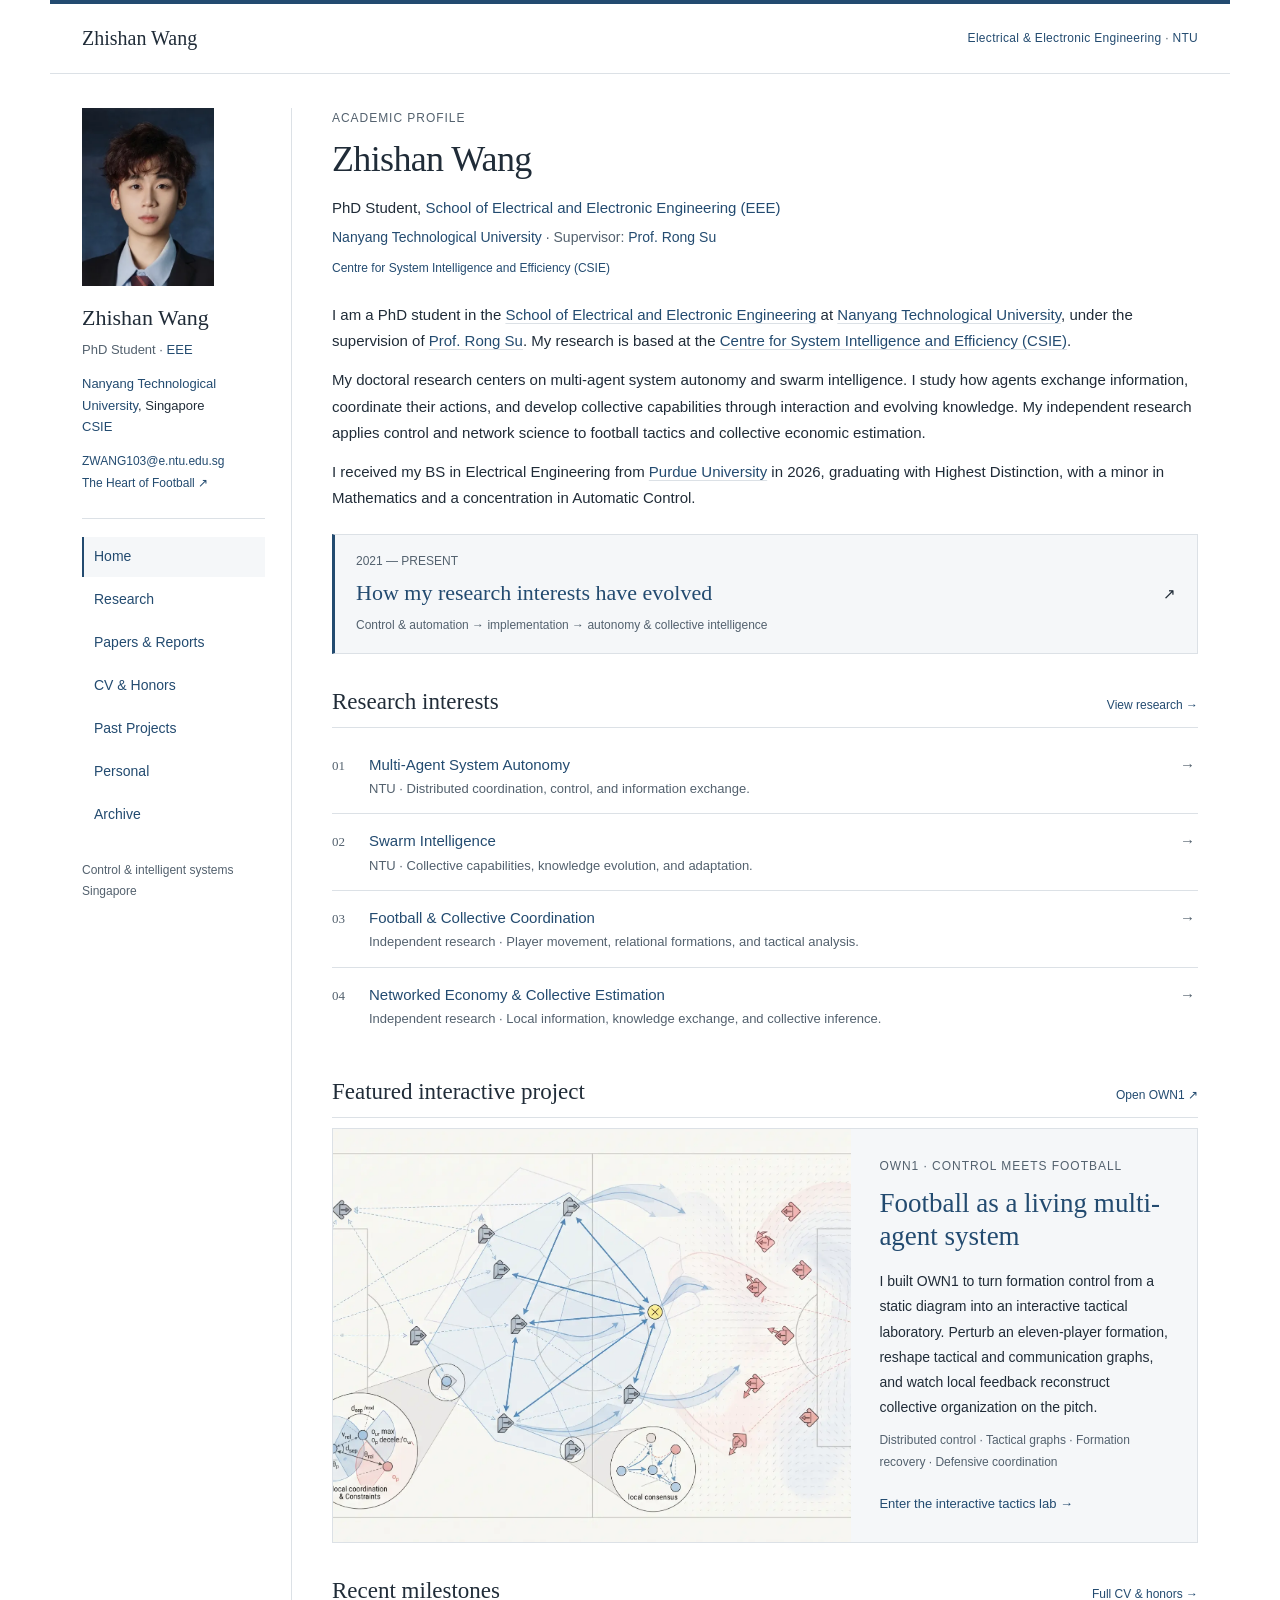
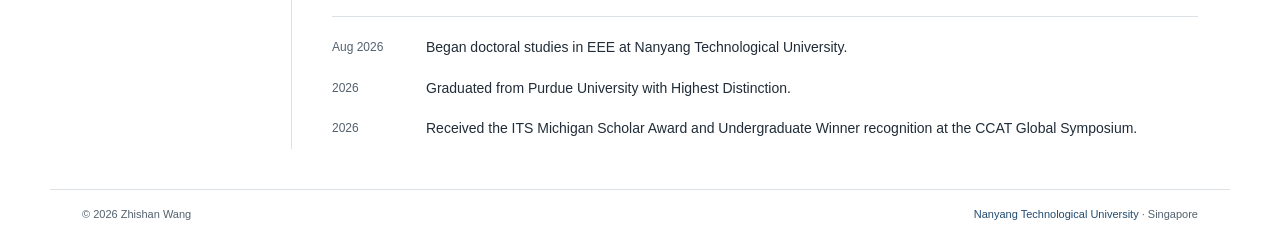
<file: zhishan-website-github-release-own1/index.html>
<!doctype html>
<html lang="en">
<head>
  <meta charset="utf-8">
  <meta name="viewport" content="width=device-width,initial-scale=1">
  <meta name="color-scheme" content="light dark">
  <title>Zhishan Wang | NTU EEE</title>
  <meta name="description" content="Zhishan Wang, PhD student at NTU EEE. Research in multi-agent system autonomy, swarm intelligence, football coordination, and networked economic estimation.">
  <link rel="canonical" href="https://niconiconi1234567.github.io/zhishanwang.github.io/">
  <link rel="stylesheet" href="style.css">
  <script src="research-evolution.js" defer></script>
  <script src="app.js" defer></script>
</head>
<body>
<div id="zw-academic-site" aria-label="Zhishan Wang academic website" data-layout="sidebar" data-density="comfortable">
  
  

  

  <header class="zw-top"><span class="zw-brand">Zhishan Wang</span><span class="zw-top-note"><a href="https://www.ntu.edu.sg/eee" target="_blank" rel="noopener noreferrer">Electrical &amp; Electronic Engineering</a> · <a href="https://www.ntu.edu.sg/" target="_blank" rel="noopener noreferrer">NTU</a></span></header>
  <div class="zw-layout">
    <aside class="zw-side">
      <img class="zw-portrait" src="assets/portrait.webp" alt="Zhishan Wang" width="132" height="158">
      <div class="zw-side-name">Zhishan Wang</div><p class="zw-side-role">PhD Student · <a href="https://www.ntu.edu.sg/eee" target="_blank" rel="noopener noreferrer">EEE</a></p><p class="zw-side-affiliation"><a href="https://www.ntu.edu.sg/" target="_blank" rel="noopener noreferrer">Nanyang Technological<br>University</a>, Singapore<br><a href="https://www.ntu.edu.sg/csie" target="_blank" rel="noopener noreferrer">CSIE</a></p>
      <p class="zw-side-links"><a href="mailto:ZWANG103@e.ntu.edu.sg">ZWANG103@e.ntu.edu.sg</a><br><a href="https://niconiconi1234567.github.io/heart-of-football/" target="_blank" rel="noopener noreferrer">The Heart of Football ↗</a></p>
      <nav class="zw-nav" aria-label="Website navigation">
        <a href="#/home" data-page="home" aria-current="page" aria-controls="zw-page-home">Home</a><a href="#/research" data-page="research" aria-controls="zw-page-research">Research</a><a href="#/publications" data-page="publications" aria-controls="zw-page-publications">Papers &amp; Reports</a><a href="#/cv" data-page="cv" aria-controls="zw-page-cv">CV &amp; Honors</a><a href="#/past" data-page="past" aria-controls="zw-page-past">Past Projects</a><a href="#/personal" data-page="personal" aria-controls="zw-page-personal">Personal</a><a href="#/archive" data-page="archive" aria-controls="zw-page-archive">Archive</a>
      </nav><p class="zw-side-meta">Control &amp; intelligent systems<br>Singapore</p>
    </aside>
    <main class="zw-main">
      <section id="zw-page-home" data-panel="home" aria-label="Home">
        <p class="zw-kicker">Academic profile</p><h1>Zhishan Wang</h1><p class="zw-affiliation">PhD Student, <a href="https://www.ntu.edu.sg/eee" target="_blank" rel="noopener noreferrer">School of Electrical and Electronic Engineering (EEE)</a></p><p class="zw-supervisor"><a href="https://www.ntu.edu.sg/" target="_blank" rel="noopener noreferrer">Nanyang Technological University</a> · Supervisor: <a href="https://dr.ntu.edu.sg/entities/person/Su-Rong" target="_blank" rel="noopener noreferrer">Prof. Rong Su</a></p><p class="zw-home-group"><a href="https://www.ntu.edu.sg/csie" target="_blank" rel="noopener noreferrer">Centre for System Intelligence and Efficiency (CSIE)</a></p>
        <div class="zw-bio"><p>I am a PhD student in the <a href="https://www.ntu.edu.sg/eee" target="_blank" rel="noopener noreferrer">School of Electrical and Electronic Engineering</a> at <a href="https://www.ntu.edu.sg/" target="_blank" rel="noopener noreferrer">Nanyang Technological University</a>, under the supervision of <a href="https://dr.ntu.edu.sg/entities/person/Su-Rong" target="_blank" rel="noopener noreferrer">Prof. Rong Su</a>. My research is based at the <a href="https://www.ntu.edu.sg/csie" target="_blank" rel="noopener noreferrer">Centre for System Intelligence and Efficiency (CSIE)</a>.</p><p>My doctoral research centers on <strong>multi-agent system autonomy and swarm intelligence</strong>. I study how agents exchange information, coordinate their actions, and develop collective capabilities through interaction and evolving knowledge. My independent research applies control and network science to football tactics and collective economic estimation.</p><p>I received my BS in Electrical Engineering from <a href="https://www.purdue.edu/" target="_blank" rel="noopener noreferrer">Purdue University</a> in 2026, graduating with <strong>Highest Distinction</strong>, with a minor in Mathematics and a concentration in Automatic Control.</p></div>
        <button type="button" class="zw-evolution-entry" data-evolution-open><span><span class="zw-work-date">2021 — PRESENT</span><strong>How my research interests have evolved</strong><small>Control &amp; automation → implementation → autonomy &amp; collective intelligence</small></span><span aria-hidden="true">↗</span></button>
        <section class="zw-section"><div class="zw-section-heading"><h2>Research interests</h2><button type="button" class="zw-inline-button" data-go="research">View research →</button></div>
          <button type="button" class="zw-topic" data-project="autonomy"><span class="zw-topic-number">01</span><span><span class="zw-topic-title">Multi-Agent System Autonomy</span><span class="zw-topic-desc">NTU · Distributed coordination, control, and information exchange.</span></span><span class="zw-topic-arrow">→</span></button>
          <button type="button" class="zw-topic" data-project="swarm"><span class="zw-topic-number">02</span><span><span class="zw-topic-title">Swarm Intelligence</span><span class="zw-topic-desc">NTU · Collective capabilities, knowledge evolution, and adaptation.</span></span><span class="zw-topic-arrow">→</span></button>
          <button type="button" class="zw-topic" data-project="football"><span class="zw-topic-number">03</span><span><span class="zw-topic-title">Football &amp; Collective Coordination</span><span class="zw-topic-desc">Independent research · Player movement, relational formations, and tactical analysis.</span></span><span class="zw-topic-arrow">→</span></button>
          <button type="button" class="zw-topic" data-project="economics"><span class="zw-topic-number">04</span><span><span class="zw-topic-title">Networked Economy &amp; Collective Estimation</span><span class="zw-topic-desc">Independent research · Local information, knowledge exchange, and collective inference.</span></span><span class="zw-topic-arrow">→</span></button>
        </section>
        <section class="zw-section zw-own1-home" aria-labelledby="zw-own1-home-title">
          <div class="zw-section-heading"><h2>Featured interactive project</h2><a class="zw-inline-button" href="https://own1-tactics-lab.pages.dev/" target="_blank" rel="noopener noreferrer">Open OWN1 ↗</a></div>
          <a class="zw-own1-feature" href="https://own1-tactics-lab.pages.dev/" target="_blank" rel="noopener noreferrer">
            <span class="zw-own1-feature-image"><img src="assets/own1-tactical-system.webp" alt="OWN1 illustration of tactical communication, local coordination, and defensive organization" width="720" height="402" loading="lazy" decoding="async"></span>
            <span class="zw-own1-feature-copy"><span class="zw-personal-index">OWN1 · CONTROL MEETS FOOTBALL</span><strong id="zw-own1-home-title">Football as a living multi-agent system</strong><span class="zw-card-description">I built OWN1 to turn formation control from a static diagram into an interactive tactical laboratory. Perturb an eleven-player formation, reshape tactical and communication graphs, and watch local feedback reconstruct collective organization on the pitch.</span><span class="zw-keywords">Distributed control · Tactical graphs · Formation recovery · Defensive coordination</span><span class="zw-card-open">Enter the interactive tactics lab →</span></span>
          </a>
        </section>
        <section class="zw-section"><div class="zw-section-heading"><h2>Recent milestones</h2><button type="button" class="zw-inline-button" data-go="cv">Full CV &amp; honors →</button></div><div class="zw-news-row"><span class="zw-date">Aug 2026</span><p>Began doctoral studies in EEE at Nanyang Technological University.</p></div><div class="zw-news-row"><span class="zw-date">2026</span><p>Graduated from Purdue University with Highest Distinction.</p></div><div class="zw-news-row"><span class="zw-date">2026</span><p>Received the ITS Michigan Scholar Award and Undergraduate Winner recognition at the CCAT Global Symposium.</p></div></section>
      </section>

      <section id="zw-page-research" data-panel="research" aria-label="Research" hidden>
        <div id="zw-research-overview">
          <p class="zw-kicker">Research</p><h1>Research directions</h1>
          <p class="zw-page-lead">My doctoral research focuses on autonomous multi-agent systems and swarm intelligence, with independent applications in football and networked economic estimation.</p>
          <button type="button" class="zw-evolution-entry" data-evolution-open><span><span class="zw-work-date">2021 — PRESENT</span><strong>How my research interests have evolved</strong><small>Control &amp; automation → implementation → autonomy &amp; collective intelligence</small></span><span aria-hidden="true">↗</span></button>
          <section id="zw-evolution" hidden aria-label="Evolution of research interests">
            <button type="button" class="zw-back-button" data-evolution-close>← Research topics</button><p class="zw-kicker">An evolving research path</p><h1>Research evolution</h1><p class="zw-page-lead">Connections between the ideas and projects that have shaped my research, from Dalian and Purdue to NTU.</p>
            <div class="zw-evo-canvas" id="zw-evo-canvas"><svg id="zw-evo-edges" aria-hidden="true"></svg><div class="zw-evo-stages" id="zw-evo-stages"></div></div>
            <p class="zw-evo-legend">Select a topic to trace its connections. Lines show intellectual connections rather than publication dates or measured progress.</p>
            <div class="zw-evo-description" aria-live="polite"><p class="zw-work-date" id="zw-evo-period"></p><h2 id="zw-evo-title"></h2><p id="zw-evo-text"></p><button class="zw-inline-button" id="zw-evo-action" type="button" hidden></button></div>
          </section>

          <section class="zw-research-group" aria-labelledby="zw-ntu-research-title">
            <h2 id="zw-ntu-research-title">Research at NTU</h2>
            <p class="zw-research-context"><a href="https://www.ntu.edu.sg/csie" target="_blank" rel="noopener noreferrer">CSIE</a> · <a href="https://www.ntu.edu.sg/eee" target="_blank" rel="noopener noreferrer">School of EEE</a> · Supervisor: <a href="https://dr.ntu.edu.sg/entities/person/Su-Rong" target="_blank" rel="noopener noreferrer">Prof. Rong Su</a></p>
            <div class="zw-research-cards">
              <button type="button" class="zw-research-card" data-project="autonomy" aria-label="View Multi-Agent System Autonomy">
                <span class="zw-research-image" data-artwork="autonomy"><img src="assets/autonomy.webp" alt="Concept illustration: Autonomous coordination among locally informed agents" width="720" height="402" loading="lazy" decoding="async"></span>
                <span class="zw-card-title">Multi-Agent System Autonomy</span><span class="zw-keywords">Distributed control · Coordination · Information exchange</span><span class="zw-card-description">How locally informed agents coordinate and adapt their collective behavior.</span><span class="zw-card-open">Explore this topic →</span>
              </button>
              <button type="button" class="zw-research-card" data-project="swarm" aria-label="View Swarm Intelligence">
                <span class="zw-research-image" data-artwork="swarm"><img src="assets/swarm.webp" alt="Concept illustration: Individual agents and emergent group-level intelligence" width="720" height="402" loading="lazy" decoding="async"></span>
                <span class="zw-card-title">Swarm Intelligence</span><span class="zw-keywords">Collective intelligence · Knowledge evolution · Adaptation</span><span class="zw-card-description">How interactions and evolving knowledge give rise to group-level capabilities.</span><span class="zw-card-open">Explore this topic →</span>
              </button>
            </div>
          </section>
          <aside class="zw-colleagues"><h3>Robotics at CSIE</h3><p>My colleagues at CSIE are pursuing interesting research in robotics and intelligent systems. Their work provides a stimulating environment for exchanging ideas about autonomy, reasoning, and control. Visit CSIE to explore their research and connect with the researchers involved.</p><a href="https://www.ntu.edu.sg/csie" target="_blank" rel="noopener noreferrer">Explore CSIE ↗</a><a href="https://www.ntu.edu.sg/csie/faculty-directory" target="_blank" rel="noopener noreferrer">Meet the researchers ↗</a></aside>
          <section class="zw-research-group zw-section" aria-labelledby="zw-independent-title"><h2 id="zw-independent-title">Independent research &amp; applications</h2><div class="zw-research-cards">
            <button type="button" class="zw-research-card" data-project="football" aria-label="View Football and Collective Coordination">
              <span class="zw-research-image" data-artwork="football"><img src="assets/football.webp" alt="Concept illustration: Relational coordination and tactical structure in football" width="720" height="402" loading="lazy" decoding="async"></span>
              <span class="zw-card-title">Football &amp; Collective Coordination</span><span class="zw-keywords">Control theory · Tactical analysis · Relational formations</span><span class="zw-card-description">Understanding player movement and team organization through a systems perspective.</span><span class="zw-card-open">Explore this topic →</span>
            </button>
            <button type="button" class="zw-research-card" data-project="economics" aria-label="View Networked Economy and Collective Estimation">
              <span class="zw-research-image" data-artwork="economics"><img src="assets/economics.webp" alt="Concept illustration: Economic information networks and collective estimation" width="720" height="402" loading="lazy" decoding="async"></span>
              <span class="zw-card-title">Networked Economy &amp; Collective Estimation</span><span class="zw-keywords">Economic networks · Partial information · Collective inference</span><span class="zw-card-description">Designing information exchange to improve individual and collective understanding of the economy.</span><span class="zw-card-open">Explore this topic →</span>
            </button>
          </div>
          <article class="zw-own1-research-feature" aria-labelledby="zw-own1-research-title">
            <figure><img src="assets/own1-dynamic-formation.webp" alt="OWN1 illustration of formation adaptation, perturbation recovery, and spatial defensive organization" width="720" height="402" loading="lazy" decoding="async"><figcaption>OWN1 · Dynamic formation recovery and tactical organization</figcaption></figure>
            <div><span class="zw-personal-index">INTERACTIVE RESEARCH &amp; DEVELOPMENT</span><h3 id="zw-own1-research-title">OWN1 Football Tactics Lab</h3><p>OWN1 is where my background in control becomes a playable football experiment. It connects relational formation control, local coordination, tactical graphs, opponent-driven task changes, and measurable recovery into one interactive environment.</p><p class="zw-detail-paragraph">Users can move players, disturb the formation, redesign tactical and communication relationships, and compare how collective structure responds. The aim is not to imitate a full match, but to make the control logic behind coordination visible, testable, and open to tactical imagination.</p><a class="zw-open-link" href="https://own1-tactics-lab.pages.dev/" target="_blank" rel="noopener noreferrer">Launch OWN1 Tactics Lab ↗</a></div>
          </article>
          </section>
        </div>
        <div id="zw-research-detail" hidden>
          <button type="button" class="zw-back-button" data-research-back>← All research topics</button>
          <article data-topic-panel="autonomy" hidden>
            <p class="zw-kicker">Research at NTU · 01</p><h1>Multi-Agent System Autonomy</h1><p class="zw-detail-keywords">Distributed control · Coordination · Information exchange · Adaptive behavior</p>
            <div class="zw-research-image zw-detail-image" data-artwork="autonomy"><img src="assets/autonomy.webp" alt="Concept illustration: Autonomous coordination among locally informed agents" width="720" height="402" loading="lazy" decoding="async"></div><p class="zw-art-caption">Concept illustration · Autonomous coordination among locally informed agents</p>
            <section class="zw-section"><h2>Research objective</h2><p>I investigate how a group of agents can coordinate its behavior through local sensing, information exchange, and feedback control. The goal is to connect individual decision-making with a shared objective while allowing the group to respond to changes in its task or environment.</p></section>
            <section class="zw-section"><h2>Questions I am exploring</h2><ul class="zw-research-questions"><li>What information should agents exchange to support coordinated action?</li><li>How can local decisions maintain a coherent collective structure as conditions change?</li><li>How can task reasoning, role allocation, and physical control be connected in a feedback process?</li></ul></section>
            <section class="zw-section"><h2>Research approach</h2><p>My current work connects distributed estimation and graph-based coordination with task-dependent control objectives. A complementary direction investigates a three-layer architecture linking information updates, local task reasoning, and execution through coupled agent-level feedback.</p><p class="zw-detail-paragraph">The emphasis is on interpretable mechanisms: what an agent knows, why it communicates, and how its control action contributes to the collective task.</p></section>
            <p class="zw-topic-status">Ongoing doctoral research · Mathematical formulation and illustrative simulations</p>
<figure class="zw-project-figure zw-section"><img src="assets/autonomy-alt.webp" alt="Concept illustration of local sensing, communication, and coordinated robotic agents" width="720" height="402" loading="lazy" decoding="async"><figcaption>Concept illustration · Local sensing and information exchange</figcaption></figure>
          </article>
          <article data-topic-panel="swarm" hidden>
            <p class="zw-kicker">Research at NTU · 02</p><h1>Swarm Intelligence</h1><p class="zw-detail-keywords">Collective intelligence · Knowledge evolution · Local interactions · Adaptation</p>
            <div class="zw-research-image zw-detail-image" data-artwork="swarm"><img src="assets/swarm.webp" alt="Concept illustration: Individual agents and emergent group-level intelligence" width="720" height="402" loading="lazy" decoding="async"></div><p class="zw-art-caption">Concept illustration · Individual agents and emergent group-level intelligence</p>
            <section class="zw-section"><h2>Research objective</h2><p>I study why a swarm can exhibit intelligence, how this intelligence can be realized through individual agents, and what internal logic connects local interactions with group-level capability.</p><p class="zw-detail-paragraph">My aim is to identify the mechanisms through which information exchange, reasoning, and evolving knowledge generate collective intelligence, and to construct and evaluate these mechanisms in multi-agent systems.</p></section>
            <section class="zw-section"><h2>Questions I am exploring</h2><ul class="zw-research-questions"><li>How does an agent’s knowledge change through communication and experience?</li><li>How do patterns of interaction influence collective understanding and adaptation?</li><li>How can individual capability, interactive capability, and group intelligence be distinguished and evaluated?</li></ul></section>
            <section class="zw-section"><h2>Research approach</h2><p>I explore representations of local information and knowledge, interpretable rules for interaction, and feedback between collective outcomes and subsequent decisions. This connects the study of individual reasoning with the design of communication structures and group-level adaptation.</p><p class="zw-detail-paragraph">The intended outcome is a clearer account of why a group becomes more capable through interaction, together with mechanisms that can be examined mathematically and in multi-agent simulations.</p></section>
            <p class="zw-topic-status">Ongoing doctoral research · Conceptual development and modeling</p>
          </article>
          <article data-topic-panel="football" hidden>
            <p class="zw-kicker">Independent research &amp; applications · 03</p><h1>Football &amp; Collective Coordination</h1><p class="zw-detail-keywords">Control theory · Game theory · Tactical analysis · Relational formations</p>
            <div class="zw-research-image zw-detail-image" data-artwork="football"><img src="assets/football.webp" alt="Concept illustration: Relational coordination and tactical structure in football" width="720" height="402" loading="lazy" decoding="async"></div><p class="zw-art-caption">Concept illustration · Relational coordination and tactical structure in football</p>
            <section class="zw-section"><h2>Research objective</h2><p>I study football as a dynamic multi-agent system in which team organization emerges through player movement, role assignment, and tactical interaction. My broader interest is to use control theory, game theory, and network science to explain how individual actions shape collective structure.</p></section>
            <section class="zw-section"><h2>Questions I am exploring</h2><ul class="zw-research-questions"><li>How do changes in a player’s position or role affect the organization of the team?</li><li>How can local coordination preserve tactically meaningful spatial relationships?</li><li>How can formation structure and movement be evaluated in relation to a tactical objective?</li></ul></section>
            <section class="zw-section"><h2>Current work</h2><p>The current formation-control formulation uses task-conditioned relational objectives, tactical graphs, and role-dependent feasibility constraints. Its nominal analysis considers a fixed tactical mode and common formation reference, with an 11-player formation as the simulation setting.</p><p class="zw-detail-paragraph">The broader research direction extends to interpreting tactical adaptation and coordinated player movement. These broader questions are distinct from the scope of the current fixed-task analysis.</p></section>
            <section class="zw-section"><h2>Interactive research &amp; development</h2><p><a href="https://own1-tactics-lab.pages.dev/" target="_blank" rel="noopener noreferrer"><strong>OWN1 Football Tactics Lab</strong></a> translates this research direction into an interactive environment. It lets users perturb formations, manipulate player positions, configure tactical and communication graphs, and observe recovery, coverage, running distance, and defensive response.</p><p class="zw-detail-paragraph">For me, the project is a bridge between mathematical control and the emotional intelligence of football: a place where rigorous coordination mechanisms can be challenged by movement, pressure, tactical intent, and the constant demand to reorganize as a team.</p><a class="zw-open-link" href="https://own1-tactics-lab.pages.dev/" target="_blank" rel="noopener noreferrer">Experiment with OWN1 ↗</a></section>
            <section class="zw-section"><h2>Related work &amp; writing</h2><a class="zw-related-link" href="https://doi.org/10.5281/zenodo.19803411" target="_blank" rel="noopener noreferrer">Earlier soccer formation technical report · Zenodo ↗</a><br><a class="zw-related-link" href="https://niconiconi1234567.github.io/heart-of-football/" target="_blank" rel="noopener noreferrer">The Heart of Football · Independent writing ↗</a></section>
            <p class="zw-topic-status">Ongoing research · Formation-control manuscript and tactical exploration</p>
          </article>
          <article data-topic-panel="economics" hidden>
            <p class="zw-kicker">Independent research &amp; applications · 04</p><h1>Networked Economy &amp; Collective Estimation</h1><p class="zw-detail-keywords">Economic networks · Partial information · Knowledge exchange · Optimization</p>
            <div class="zw-research-image zw-detail-image" data-artwork="economics"><img src="assets/economics.webp" alt="Concept illustration: Economic information networks and collective estimation" width="720" height="402" loading="lazy" decoding="async"></div><p class="zw-art-caption">Concept illustration · Economic information networks and collective estimation</p>
            <section class="zw-section"><h2>Research objective</h2><p>People encounter different fragments of economic information in everyday life. I investigate how a network of such partially informed agents can combine observations and complementary knowledge to form a better understanding of the broader economy.</p><p class="zw-detail-paragraph">The goal is to improve both individual and collective estimation, while understanding which interactions produce useful gains and how those gains are distributed across the network.</p></section>
            <section class="zw-section"><h2>Questions I am exploring</h2><ul class="zw-research-questions"><li>What can an agent infer from a small set of locally available signals?</li><li>Which other agents possess the information or knowledge it needs?</li><li>How should communication be designed to improve accuracy and reduce disparities in estimation capability?</li></ul></section>
            <section class="zw-section"><h2>Research approach</h2><p>The project combines individual estimators with designed information exchange and complementary knowledge transfer. I am also exploring optimization-based formulations of interaction choices, aiming to make the reasons for communication and collaboration explicit.</p><p class="zw-detail-paragraph">This provides a setting for studying the relationship between local knowledge, network organization, collective inference, and the information available for subsequent decisions.</p></section>
            <p class="zw-topic-status">Exploratory research · Estimation models, network design, and simulation</p>
          </article>
          <div class="zw-detail-end"><button type="button" class="zw-back-button" data-research-back>← All research topics</button></div>
        </div>
      </section>


      <section id="zw-page-publications" data-panel="publications" aria-label="Papers and reports" hidden>
        <p class="zw-kicker">Research output</p><h1>Papers &amp; reports</h1><p class="zw-page-lead">Manuscripts, technical reports, and selected research documentation.</p>
        <h2>Manuscripts</h2><article class="zw-publication"><h3>Task-Conditioned Distributed Relational Formation Control Under a Global Formation Objective</h3><p class="zw-authors">Zhishan Wang and Rong Su</p><p class="zw-pub-meta">In preparation · Multi-agent formation control</p><div class="zw-pub-actions"><button type="button" data-abstract="zw-abstract-formation" aria-expanded="false" aria-controls="zw-abstract-formation">Research summary +</button><button type="button" data-project="football">Project details →</button></div><div class="zw-abstract" id="zw-abstract-formation" hidden>Studies distributed relational formation control with role feasibility constraints under a prescribed global objective. The nominal setting uses a fixed task and common formation reference; soccer team organization serves as the application setting.</div></article>
        <section class="zw-section"><h2>Technical reports</h2><article class="zw-publication"><h3>Distributed Estimation and Task-Driven Relational Formation Reconfiguration in Soccer Teams</h3><p class="zw-authors">Zhishan Wang</p><p class="zw-pub-meta">Course project / technical report · Purdue University · 2026</p><div class="zw-pub-actions"><a href="https://doi.org/10.5281/zenodo.19803411" target="_blank" rel="noopener noreferrer">Zenodo ↗</a><button type="button" data-abstract="zw-abstract-report" aria-expanded="false" aria-controls="zw-abstract-report">Research summary +</button></div><div class="zw-abstract" id="zw-abstract-report" hidden>A course project for Multi-Agent Autonomy and Control at Purdue, studying task-dependent soccer formations through local estimation, tactical graphs, and constrained control. This is an earlier formulation of the football research direction.</div></article><article class="zw-publication"><h3>Controller Design for Autonomous Racing Vehicle</h3><p class="zw-authors">Kaijie Zhu, Zhishan Wang, Kieran Venkat Desireddi, Chi-Che Chen, Jacob Forrest, and Brian Sam Lee</p><p class="zw-pub-meta">Group technical paper · Purdue University · 2026</p><div class="zw-pub-actions"><a href="archive/Controller_Design_for_Autonomous_Racing_Vehicle.pdf" target="_blank" rel="noopener noreferrer">PDF ↗</a><button type="button" data-abstract="zw-abstract-racing" aria-expanded="false" aria-controls="zw-abstract-racing">Research summary +</button></div><div class="zw-abstract" id="zw-abstract-racing" hidden>A vehicle-control modeling and evaluation pipeline combining physical dynamics, controller implementation, and closed-loop simulation. Evaluation considers speed, safety, and control smoothness.</div></article><article class="zw-publication"><h3>VIP ARES Journal: Controller Design for Autonomous Racing Vehicle</h3><p class="zw-authors">Zhishan Wang</p><p class="zw-pub-meta">Research journal · Spring 2026</p><div class="zw-pub-actions"><a href="archive/VIP_ARES_Journal_Spring_2026.pdf" target="_blank" rel="noopener noreferrer">PDF ↗</a></div></article></section>
      </section>

      <section id="zw-page-cv" data-panel="cv" aria-label="Curriculum vitae and honors" hidden>
        <p class="zw-kicker">Curriculum vitae</p><h1>Education &amp; experience</h1><div class="zw-cv-intro"><span>Zhishan Wang</span><span>Singapore</span><a href="mailto:ZWANG103@e.ntu.edu.sg">ZWANG103@e.ntu.edu.sg</a></div>
        <section class="zw-section"><h2>Education</h2><div class="zw-cv-entry"><span class="zw-date">2026 – present</span><div><h3><a href="https://www.ntu.edu.sg/" target="_blank" rel="noopener noreferrer">Nanyang Technological University</a></h3><p>PhD in <a href="https://www.ntu.edu.sg/eee" target="_blank" rel="noopener noreferrer">Electrical and Electronic Engineering</a></p><p class="zw-note">Supervisor: <a href="https://dr.ntu.edu.sg/entities/person/Su-Rong" target="_blank" rel="noopener noreferrer">Prof. Rong Su</a><br>Research group: <a href="https://www.ntu.edu.sg/csie" target="_blank" rel="noopener noreferrer">CSIE</a></p></div></div><div class="zw-cv-entry"><span class="zw-date">2023 – 2026</span><div><h3><a href="https://www.purdue.edu/" target="_blank" rel="noopener noreferrer">Purdue University</a></h3><p>BS in Electrical Engineering, <strong>Highest Distinction</strong></p><p class="zw-note">Minor in Mathematics · Automatic Control concentration<br>GPA: 4.0 / 4.0</p></div></div><div class="zw-cv-entry"><span class="zw-date">2021 – 2023</span><div><h3>Dalian Maritime University</h3><p>Undergraduate study prior to transfer to Purdue University</p></div></div></section>
        <section class="zw-section"><h2>Selected honors &amp; awards</h2><table class="zw-honors" aria-label="Selected honors and awards"><tbody><tr><td>2026</td><td><strong>Highest Distinction</strong><small>Purdue University · Graduation honor</small></td></tr><tr><td>2026</td><td><strong>ITS Michigan Scholar Award</strong><small><a href="https://ccat.umtri.umich.edu/symposium/2026-symposium/" target="_blank" rel="noopener noreferrer">CCAT Global Symposium</a> Student Poster Competition</small></td></tr><tr><td>2026</td><td><strong>Undergraduate Winner</strong><small>CCAT Global Symposium Student Poster Competition<br>Controller Design for Autonomous Racing Vehicle</small></td></tr><tr><td>2026</td><td><strong>The J. Bruce Majerus Scholarship Fund / ECE Student Scholar Award</strong><small>Purdue University</small></td></tr><tr><td>2026</td><td><strong>Audience Choice Award — Silver</strong><small><a href="https://purdue-icon-src.github.io/" target="_blank" rel="noopener noreferrer">ICON Student Research Conference</a></small></td></tr><tr><td>2025</td><td><strong>Eli Shay Electrical Engineering Scholarship</strong><small>Purdue University</small></td></tr><tr><td>2023–2026</td><td><strong>Dean’s List — every semester</strong><small>Purdue University · Fall 2023 through Spring 2026</small></td></tr><tr><td>—</td><td><strong>Semester Honors</strong><small>Purdue University</small></td></tr><tr><td>2022</td><td><strong>Merit Scholarship</strong><small>Dalian Maritime University</small></td></tr><tr><td>—</td><td><strong>Outstanding Department Head · 优秀部长</strong><small>iMath Mathematical Society · Dalian Maritime University</small></td></tr></tbody></table></section>
        <section class="zw-section"><h2>Academic recognition at Purdue</h2><p class="zw-note">Dean’s List in every semester of my Purdue studies. My first semester was in the Polytechnic Institute; from the second semester onward, I was in the College of Engineering.</p><details class="zw-cv-semesters"><summary>View the semester-by-semester record</summary><table aria-label="Dean's List by semester"><thead><tr><th>Semester</th><th>Academic unit</th><th>Recognition</th></tr></thead><tbody><tr><td>Fall 2023</td><td>Polytechnic Institute</td><td>Dean’s List</td></tr><tr><td>Spring 2024</td><td>College of Engineering</td><td>Dean’s List</td></tr><tr><td>Fall 2024</td><td>College of Engineering</td><td>Dean’s List</td></tr><tr><td>Spring 2025</td><td>College of Engineering</td><td>Dean’s List</td></tr><tr><td>Fall 2025</td><td>College of Engineering</td><td>Dean’s List</td></tr><tr><td>Spring 2026</td><td>College of Engineering</td><td>Dean’s List</td></tr></tbody></table></details></section>

        <section class="zw-section"><h2>Research experience</h2><div class="zw-cv-entry"><span class="zw-date">2026 – present</span><div><h3>Doctoral research · <a href="https://www.ntu.edu.sg/eee" target="_blank" rel="noopener noreferrer">NTU EEE</a></h3><p><a href="https://dr.ntu.edu.sg/entities/person/Su-Rong" target="_blank" rel="noopener noreferrer">Prof. Rong Su</a>’s research group · <a href="https://www.ntu.edu.sg/csie" target="_blank" rel="noopener noreferrer">CSIE</a></p><p class="zw-note">Multi-agent system autonomy and swarm intelligence: distributed coordination, information exchange, knowledge evolution, and collective adaptation.</p></div></div><div class="zw-cv-entry"><span class="zw-date">2025 – 2026</span><div><h3>Autonomous racing control · <a href="https://www.purdue.edu/" target="_blank" rel="noopener noreferrer">Purdue University</a></h3><p>Senior design team leader &amp; system designer</p><p class="zw-note">Developed a vehicle-modeling and closed-loop evaluation workflow; studied PID and disturbance-rejection control with speed, safety, and smoothness objectives.</p></div></div><div class="zw-cv-entry"><span class="zw-date">From 2024</span><div><h3>Real-time feedback for energy systems · <a href="https://www.purdue.edu/" target="_blank" rel="noopener noreferrer">Purdue University</a></h3><p>Undergraduate research</p><p class="zw-note">Feedback modeling and optimization-based analysis using MATLAB, Simulink, and CVX.</p></div></div></section>
        <section class="zw-section"><h2>Teaching &amp; service</h2><ul class="zw-cv-list"><li>ECE Undergraduate Tutor, Purdue University — undergraduate period.</li><li>Teaching Assistant, ENGR131: Transform Ideas to Reality, Purdue University — Fall 2024.</li><li>Head of the Department of Teaching and Research, iMath Mathematical Society, Dalian Maritime University — 2022–2023. Recognized as an Outstanding Department Head (优秀部长).</li></ul></section>
        <section class="zw-section"><h2>Technical preparation</h2><p>MATLAB / Simulink · Python · C / C++ · CVX · SystemVerilog</p><p class="zw-note">Control-oriented modeling, constrained optimization, multi-agent simulation, and mathematical writing.</p></section>
      </section>

      <section id="zw-page-past" data-panel="past" aria-label="Past projects" hidden>
        <div id="zw-past-overview">
          <p class="zw-kicker">Selected undergraduate work</p><h1>Past projects</h1><p class="zw-page-lead">Projects at Purdue that connected control theory, physical modeling, sensing, and digital implementation.</p>
          <div class="zw-past-catalog">
            <button type="button" class="zw-past-card zw-past-feature" data-past="racing"><img src="assets/racing.webp" alt="Concept illustration of autonomous racing and trajectory tracking" width="640" height="357" loading="lazy" decoding="async"><span class="zw-past-card-copy"><span class="zw-work-date">2025–2026 · Senior design / research</span><span class="zw-card-title">Autonomous Racing Control</span><span class="zw-keywords">Vehicle dynamics · PID / ADRC · Optimal control · Strategy</span><span class="zw-card-description">From vehicle modeling and controller evaluation to strategy-aware, multi-vehicle coordination.</span><span class="zw-card-open">Project, poster &amp; presentations →</span></span></button>
            <button type="button" class="zw-past-card" data-past="lander"><img src="assets/lander.webp" alt="Concept illustration of an FPGA-based lunar lander controller" width="640" height="357" loading="lazy" decoding="async"><span class="zw-past-card-copy"><span class="zw-work-date">2024 · ECE 270 course project</span><span class="zw-card-title">FPGA Lunar Lander</span><span class="zw-keywords">SystemVerilog · Digital logic · State machines</span><span class="zw-card-description">Implementing a lunar-lander simulation and control logic on an FPGA.</span><span class="zw-card-open">Explore this project →</span></span></button>
            <button type="button" class="zw-past-card" data-past="sensor"><img src="assets/sensor.webp" alt="Concept illustration of optical pulse sensing and signal conditioning" width="640" height="357" loading="lazy" decoding="async"><span class="zw-past-card-copy"><span class="zw-work-date">2025 · Course project</span><span class="zw-card-title">Optical Heart Rate Sensor</span><span class="zw-keywords">PPG · Analog circuits · Signal conditioning</span><span class="zw-card-description">Building a complete signal chain from optical sensing to heart-rate measurement.</span><span class="zw-card-open">Explore this project →</span></span></button>
          </div>
          <section class="zw-section"><h2>Other research experience</h2><button type="button" class="zw-topic" data-past="energy"><span class="zw-topic-number">04</span><span><span class="zw-topic-title">Real-Time Feedback for Energy Systems</span><span class="zw-topic-desc">Purdue · Feedback modeling, constrained optimization, MATLAB / Simulink / CVX.</span></span><span class="zw-topic-arrow">→</span></button></section>
          <section class="zw-section"><h2>Purdue research community</h2><p class="zw-note">My undergraduate research also connected me with <a href="https://engineering.purdue.edu/ICON" target="_blank" rel="noopener noreferrer">ICON — the Institute for Control, Optimization and Networks</a>, and opportunities to present and exchange ideas with the wider control and autonomy community.</p><div class="zw-resource-links"><a href="https://purdue-icon-src.github.io/" target="_blank" rel="noopener noreferrer">ICON Student Research Conference 2026 ↗</a><a href="https://ccat.umtri.umich.edu/symposium/2026-symposium/" target="_blank" rel="noopener noreferrer">CCAT Global Symposium 2026 ↗</a></div></section>
        </div>
        <div id="zw-past-detail" hidden><button type="button" class="zw-back-button" data-past-back>← All past projects</button>
          <article data-past-panel="racing" hidden><p class="zw-kicker">Purdue University · 2025–2026</p><h1>Autonomous Racing Control</h1><p class="zw-detail-keywords">Vehicle modeling · Robustness · Optimal control · Multi-vehicle strategy</p><figure class="zw-project-figure"><img src="assets/racing.webp" alt="Concept illustration of vehicle tracking with local sensing" width="640" height="357" loading="lazy" decoding="async"><figcaption>Concept illustration · Autonomous racing and feedback control</figcaption></figure>
            <section class="zw-section"><h2>Project overview</h2><p>This project connected vehicle dynamics, controller implementation, and repeatable closed-loop simulation. It developed from individual-vehicle tracking and disturbance rejection toward strategy-aware planning and coordination between vehicles.</p></section>
            <section class="zw-section"><h2>My contribution</h2><p>As senior design team leader and system designer, I helped develop the vehicle-modeling and evaluation workflow, studied feedback controllers, and connected mathematical design choices with simulation-based performance assessment.</p><ul class="zw-research-questions"><li>Vehicle dynamics and a reproducible MATLAB simulation pipeline.</li><li>PID baselines and ADRC for robustness-oriented control.</li><li>Exploration of LQR, MPC, and strategy-dependent control objectives.</li><li>Evaluation of tracking, safety-related penalties, and control effort.</li></ul></section>
            <figure class="zw-project-figure zw-section"><img src="assets/racing-path.webp" alt="Concept illustration of alternative trajectories and racing control objectives" width="640" height="357" loading="lazy" decoding="async"><figcaption>Concept illustration · Trajectory selection and control trade-offs</figcaption></figure>
            <section class="zw-section"><h2>Poster, reports &amp; materials</h2><div class="zw-resource-list"><a href="https://zenodo.org/records/19992669" target="_blank" rel="noopener noreferrer"><span>Spring 2026 project record</span><small>Strategy-driven multi-agent racing · Report, poster, and simulation materials</small><span aria-hidden="true">↗</span></a><a href="https://zenodo.org/records/19992669/files/Spring%202026%20poster%20design.png?download=1" target="_blank" rel="noopener noreferrer"><span>Spring 2026 research poster</span><small>View the original poster</small><span aria-hidden="true">↗</span></a><a href="archive/Controller_Design_for_Autonomous_Racing_Vehicle.pdf" target="_blank" rel="noopener noreferrer"><span>Controller Design for Autonomous Racing Vehicle</span><small>Earlier group technical paper · PDF</small><span aria-hidden="true">↗</span></a><a href="archive/VIP_ARES_Journal_Spring_2026.pdf" target="_blank" rel="noopener noreferrer"><span>VIP ARES research journal</span><small>Spring 2026 · PDF</small><span aria-hidden="true">↗</span></a></div></section>
            <section class="zw-section"><h2>Presentations &amp; recognition</h2><div class="zw-event-entry"><a href="https://ccat.umtri.umich.edu/symposium/2026-symposium/" target="_blank" rel="noopener noreferrer">2026 CCAT Global Symposium on Mobility Innovation ↗</a><p>Undergraduate Winner · ITS Michigan Scholar Award</p><small>Student Poster Competition · Ann Arbor, Michigan</small></div><div class="zw-event-entry"><a href="https://purdue-icon-src.github.io/" target="_blank" rel="noopener noreferrer">ICON Student Research Conference 2026 ↗</a><p>Audience Choice Award — Silver</p><small><a href="https://engineering.purdue.edu/ICON" target="_blank" rel="noopener noreferrer">Institute for Control, Optimization and Networks, Purdue University ↗</a></small></div></section>
          </article>
          <article data-past-panel="lander" hidden><p class="zw-kicker">Purdue University · ECE 270 · 2024</p><h1>FPGA Lunar Lander</h1><p class="zw-detail-keywords">SystemVerilog · Finite-state machines · Sequential logic · FPGA implementation</p><figure class="zw-project-figure"><img src="assets/lander.webp" alt="Concept illustration of FPGA logic controlling a lunar lander simulation" width="640" height="357" loading="lazy" decoding="async"><figcaption>Concept illustration · FPGA-based lunar-lander control</figcaption></figure><section class="zw-section"><h2>Project overview</h2><p>For the ECE 270 final project, I implemented a lunar-lander simulation and its control logic on an FPGA. The project translated a simplified physical system into digital state updates and hardware logic.</p></section><section class="zw-section"><h2>Design &amp; implementation</h2><ul class="zw-research-questions"><li>Representing altitude, velocity, fuel, and control inputs.</li><li>Implementing combinational and sequential logic in SystemVerilog.</li><li>Organizing the design around state transitions and hardware timing.</li><li>Checking the behavior against the project’s functional requirements.</li></ul></section><figure class="zw-project-figure zw-section"><img src="assets/lander-alt.webp" alt="Concept illustration linking digital FPGA logic with a lunar lander" width="640" height="357" loading="lazy" decoding="async"><figcaption>Concept illustration · Digital logic and state evolution</figcaption></figure><section class="zw-section"><h2>What this project contributed</h2><p>This experience connected mathematical system descriptions with executable hardware and strengthened my understanding of how control logic is represented, organized, and tested.</p></section></article>
          <article data-past-panel="sensor" hidden><p class="zw-kicker">Purdue University · 2025</p><h1>Optical Heart Rate Sensor</h1><p class="zw-detail-keywords">Photoplethysmography · Infrared sensing · Analog filters · Signal conditioning</p><figure class="zw-project-figure"><img src="assets/sensor.webp" alt="Concept illustration of optical heart-rate sensing and analog conditioning" width="640" height="357" loading="lazy" decoding="async"><figcaption>Concept illustration · Optical sensing and the measurement signal chain</figcaption></figure><section class="zw-section"><h2>Project overview</h2><p>I designed and implemented a photoplethysmography-based optical heart-rate sensor. The project combined optical components, analog circuits, filtering, and signal interpretation into a working measurement chain.</p></section><section class="zw-section"><h2>Design &amp; implementation</h2><ul class="zw-research-questions"><li>Integrating infrared sensing components and their driving circuits.</li><li>Using amplification and filtering to extract the pulse-related signal.</li><li>Managing gain and hysteresis to address noise and small signal amplitudes.</li><li>Evaluating the sensing chain across the project’s target heart-rate range.</li></ul></section><section class="zw-section"><h2>What this project contributed</h2><p>The project made the connection between a physical phenomenon and its measured signal concrete. It strengthened my understanding of sensing, noise, circuit-level constraints, and system integration.</p></section></article>
          <article data-past-panel="energy" hidden><p class="zw-kicker">Purdue University · Undergraduate research</p><h1>Real-Time Feedback for Energy Systems</h1><p class="zw-detail-keywords">Feedback modeling · Constrained optimization · MATLAB · Simulink · CVX</p><section class="zw-section"><h2>Research overview</h2><p>This undergraduate research experience explored the use of feedback and optimization to study regulation and redistribution in energy systems. It connected system modeling with performance analysis under changing operating conditions.</p></section><section class="zw-section"><h2>My work</h2><p>I used MATLAB, Simulink, and CVX to develop and analyze optimization-based models, considering the relationship between operating conditions, output capacity, and system-level performance.</p></section></article>
          <div class="zw-detail-end"><button type="button" class="zw-back-button" data-past-back>← All past projects</button></div>
        </div>
      </section>
      <section id="zw-page-personal" data-panel="personal" aria-label="Personal interests" hidden><p class="zw-kicker">Beyond research</p><h1>Personal</h1><p class="zw-page-lead">Football, cinema, and motor racing are lasting interests outside my academic work.</p>
        <article class="zw-personal-entry"><span class="zw-personal-index">01 / FOOTBALL</span><h2>Football &amp; José Mourinho</h2><p>Football is both a personal passion and a source of questions about tactics, coordination, and collective behavior. I particularly admire José Mourinho and am interested in how teams organize themselves and respond to changing situations.</p><p class="zw-detail-paragraph">I also maintain <a href="https://niconiconi1234567.github.io/heart-of-football/" target="_blank" rel="noopener noreferrer">The Heart of Football</a>, a space for my writing on football, tactical structure, and the game through a systems perspective.</p><p class="zw-detail-paragraph">That same enthusiasm drives <a href="https://own1-tactics-lab.pages.dev/" target="_blank" rel="noopener noreferrer"><strong>OWN1 Football Tactics Lab</strong></a>. It is my interactive playground for asking a control engineer’s football questions: how a formation survives disruption, how local relationships create team structure, and how tactical intent can be expressed through coordinated movement. <a class="zw-related-link" href="https://own1-tactics-lab.pages.dev/" target="_blank" rel="noopener noreferrer">Explore OWN1 ↗</a></p></article>
        <article class="zw-personal-entry"><span class="zw-personal-index">02 / CINEMA</span><h2>Films &amp; Martin Scorsese</h2><p>I enjoy watching films, especially gangster films. Martin Scorsese is my favorite director, and I am particularly drawn to his filmmaking style.</p></article>
        <article class="zw-personal-entry"><span class="zw-personal-index">03 / MOTOR RACING</span><h2>Motor racing &amp; Kimi Räikkönen</h2><p>I have a strong interest in motor racing. My favorite driver is Kimi Räikkönen, and my admiration for him extends beyond driving to his distinctive personality and straightforward manner.</p></article>
      </section>

      <section id="zw-page-archive" data-panel="archive" aria-label="Website archive" hidden>
        <p class="zw-kicker">Archive</p><h1>Earlier academic website</h1><p class="zw-page-lead">A record of my undergraduate work and the ideas that led to my current research.</p><div class="zw-archive-panel"><span class="zw-archive-label">PURDUE UNIVERSITY · UNDERGRADUATE CHAPTER</span><h2>Zhishan Wang — original website</h2><p>Projects, technical reports, teaching experiences, and personal writing from my undergraduate years. This earlier site reflects my academic profile at that time.</p><a class="zw-open-link" href="archive/" target="_blank" rel="noopener noreferrer">Visit the original website ↗</a></div><section class="zw-section"><h2>In the archive</h2><ul class="zw-cv-list"><li>Autonomous racing and controller design</li><li>The original soccer multi-agent technical report</li><li>Energy systems, circuits, and hardware projects</li><li>Undergraduate teaching, service, and earlier CV</li></ul></section><div class="zw-football-note"><p><strong>The Heart of Football</strong></p><p class="zw-note">My independent football writing continues separately.</p><a class="zw-related-link" href="https://niconiconi1234567.github.io/heart-of-football/" target="_blank" rel="noopener noreferrer">Visit The Heart of Football ↗</a></div></section>
    </main>
  </div>
  <footer class="zw-footer"><span>© 2026 Zhishan Wang</span><span><a href="https://www.ntu.edu.sg/" target="_blank" rel="noopener noreferrer">Nanyang Technological University</a> · Singapore</span></footer>
  
  
</div>

</body>
</html>
</file>
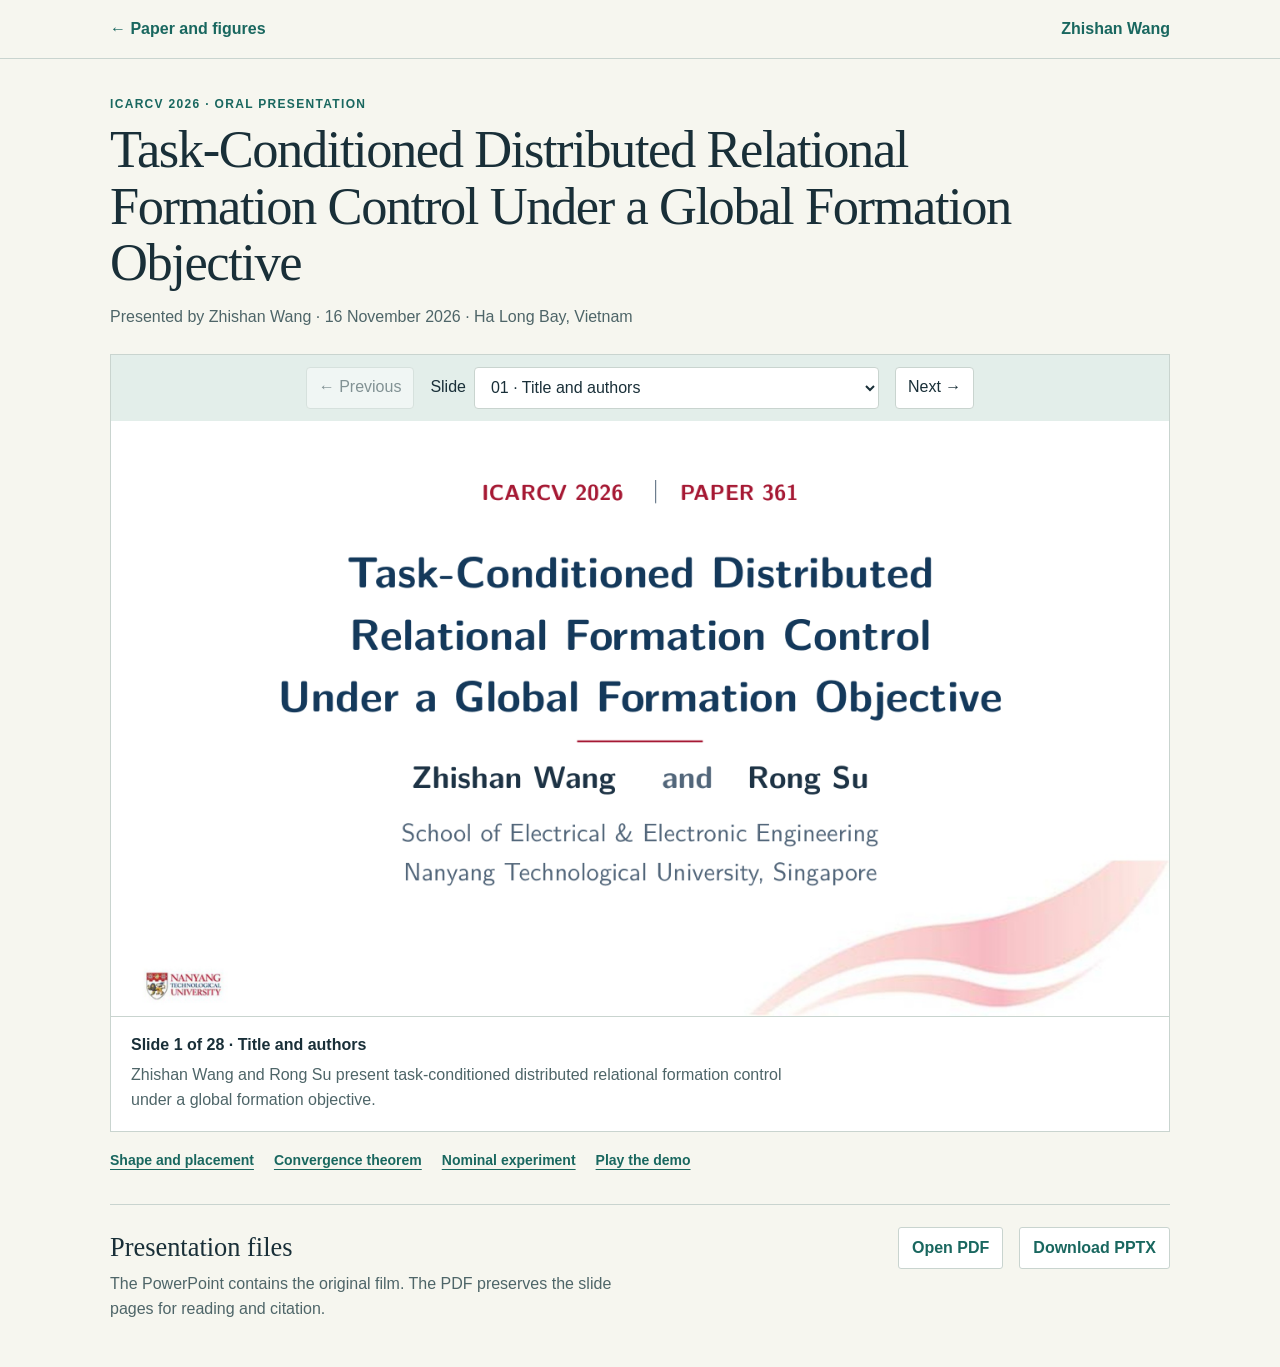
<file: talks/icarcv-2026/index.html>
<!doctype html><html lang="en"><head><meta charset="utf-8"><meta name="viewport" content="width=device-width,initial-scale=1"><meta name="description" content="The 28-slide ICARCV 2026 oral presentation by Zhishan Wang in Ha Long Bay, including the original OWN FLOW walkthrough."><title>ICARCV 2026 oral presentation · Zhishan Wang</title><style>:root{color-scheme:light;--bg:#f6f6ef;--paper:#fff;--ink:#192f38;--muted:#4e6568;--line:#c9d4cf;--accent:#19675f;--tint:#e3eeea}
:root[data-theme=dark]{color-scheme:dark;--bg:#102027;--paper:#1b2e34;--ink:#edf2ed;--muted:#b8c9c8;--line:#3b5053;--accent:#9edad0;--tint:#203a3b}
*{box-sizing:border-box}body{margin:0;background:var(--bg);color:var(--ink);font:16px/1.55 Arial,Helvetica,sans-serif}.shell{width:min(1060px,calc(100% - 48px));margin:auto}.bar{border-bottom:1px solid var(--line)}.bar .shell,.tools,footer,.downloads,.chapters{display:flex;align-items:center;justify-content:space-between;gap:16px}.bar .shell{min-height:58px}.bar a,.chapters a,footer a,#resources a{color:var(--accent);font-weight:600;text-underline-offset:4px}.bar a{text-decoration:none}.overline{margin:36px 0 8px;color:var(--accent);font:600 12px/1.5 Arial,sans-serif;letter-spacing:.11em;text-transform:uppercase}h1,h2{font-family:Georgia,'Times New Roman',serif;font-weight:400}h1{max-width:990px;font-size:clamp(1.85rem,4.1vw,3.4rem);line-height:1.08;letter-spacing:-.027em;margin:0}h2{font-size:1.65rem;margin:0}.byline{margin:14px 0 24px;color:var(--muted)}.reader{background:var(--paper);border:1px solid var(--line)}.tools{padding:12px 16px;background:var(--tint);justify-content:center}.tools button,.tools select{min-height:42px;padding:7px 12px;font:inherit;color:var(--ink);background:var(--paper);border:1px solid var(--line);border-radius:4px}.tools button{cursor:pointer}.tools button:disabled{opacity:.48;cursor:default}.tools label{min-width:0;display:flex;align-items:center;gap:8px}.tools select{min-width:0;width:min(48vw,405px);text-overflow:ellipsis}.tools button:focus-visible,.tools select:focus-visible,a:focus-visible,video:focus-visible{outline:3px solid var(--accent);outline-offset:2px}figure{margin:0}img,video{width:100%;height:auto;display:block}.stage{display:block}.stage[hidden],[hidden]{display:none!important}video{background:#0b171e;aspect-ratio:16/9}figcaption{padding:16px 20px 18px;border-top:1px solid var(--line);color:var(--muted)}#counter{color:var(--ink);font-weight:bold}figcaption p{margin:5px 0 0;max-width:76ch}#resources:not(:empty){display:flex;gap:10px 20px;flex-wrap:wrap;margin-top:10px}.chapters{flex-wrap:wrap;justify-content:flex-start;gap:6px 20px;margin:18px 0 32px;font-size:14px}footer{padding:22px 0 45px;border-top:1px solid var(--line);align-items:flex-start}footer p{margin:5px 0 0;color:var(--muted);max-width:57ch}.downloads{flex-wrap:wrap;justify-content:flex-start}.downloads a{white-space:nowrap;border:1px solid var(--line);background:var(--paper);padding:8px 13px;border-radius:3px;text-decoration:none}
@media(max-width:620px){.shell{width:calc(100% - 28px)}.bar .shell{min-height:46px}.overline{margin-top:24px}.tools{display:grid;grid-template-columns:1fr 1fr;gap:7px;padding:9px}.tools button{width:100%;grid-row:2}.tools label{grid-column:1/-1;grid-row:1}.tools select{width:100%;flex:1}.tools label,.tools button,.tools select{font-size:15px}figcaption{padding:12px}footer{flex-direction:column}.chapters{margin:14px 0 23px}}
</style></head>
<body><header class="bar"><div class="shell"><a href="../../index.html#/publications/icarcv-2026">← Paper and figures</a><a href="../../index.html#/home">Zhishan Wang</a></div></header>
<main class="shell"><p class="overline">ICARCV 2026 · Oral presentation</p><h1>Task-Conditioned Distributed Relational Formation Control Under a Global Formation Objective</h1><p class="byline">Presented by Zhishan Wang · 16 November 2026 · Ha Long Bay, Vietnam</p>
<section class="reader" aria-label="Presentation reader"><div class="tools"><button type="button" id="previous" disabled aria-label="Previous slide">← Previous</button><label for="choose">Slide<select id="choose"><option value="1">01 · Title and authors</option><option value="2">02 · From collective instruction to local action</option><option value="3">03 · One instruction, eleven players</option><option value="4">04 · The fixed-task control problem</option><option value="5">05 · A correct shape in the wrong place</option><option value="6">06 · Shape, centroid, orientation and scale</option><option value="7">07 · From football roles to model variables</option><option value="8">08 · What fixes the configuration?</option><option value="9">09 · The formation objective</option><option value="10">10 · Formation and communication networks</option><option value="11">11 · The local position update</option><option value="12">12 · Estimating the actual centroid</option><option value="13">13 · Assumptions of the theorem</option><option value="14">14 · Unique equilibrium and geometric convergence</option><option value="15">15 · Why the two error bounds close</option><option value="16">16 · Checking the gains</option><option value="17">17 · The eleven-player experiment</option><option value="18">18 · The recovery sequence</option><option value="19">19 · Where the players finish</option><option value="20">20 · Two graphs on the same team</option><option value="21">21 · The two error histories</option><option value="22">22 · Contributions and conditions</option><option value="23">23 · Beyond a fixed formation</option><option value="24">24 · From a coach to independent agents</option><option value="25">25 · Film · OWN FLOW walkthrough</option><option value="26">26 · Inside the football laboratory</option><option value="27">27 · Can one defender fulfil both duties?</option><option value="28">28 · Questions and football laboratories</option></select></label><button type="button" id="next" aria-label="Next slide">Next →</button></div>
<figure><a class="stage" id="open-slide" href="slide-01.webp" target="_blank" rel="noopener noreferrer" aria-label="Open slide image at full size"><img id="slide" src="slide-01.webp" width="1270" height="715" alt="Zhishan Wang and Rong Su present task-conditioned distributed relational formation control under a global formation objective."></a>
<div id="movie-wrap" hidden><video id="movie" controls playsinline preload="none" poster="video-poster.webp" aria-label="OWN FLOW laboratory demonstration, silent"><source src="formation-demo.mp4" type="video/mp4">Download the demonstration below to view it.</video></div>
<figcaption><span id="counter" aria-live="polite" aria-atomic="true">Slide 1 of 28 · Title and authors</span><p id="caption">Zhishan Wang and Rong Su present task-conditioned distributed relational formation control under a global formation objective.</p><div id="resources"></div></figcaption></figure></section>
<nav class="chapters" aria-label="Talk chapters"><a href="#slide-05">Shape and placement</a><a href="#slide-14">Convergence theorem</a><a href="#slide-17">Nominal experiment</a><a href="#slide-25">Play the demo</a></nav>
<footer><div><h2>Presentation files</h2><p>The PowerPoint contains the original film. The PDF preserves the slide pages for reading and citation.</p></div><div class="downloads"><a href="ICARCV-2026-oral-presentation.pdf" target="_blank" rel="noopener noreferrer">Open PDF</a><a href="ICARCV-2026-oral-presentation.pptx" download>Download PPTX</a></div></footer><noscript>Open the PDF or download the PowerPoint to view all 28 slides.</noscript></main>
<script type="application/json" id="slide-data">[["Title and authors", "Zhishan Wang and Rong Su present task-conditioned distributed relational formation control under a global formation objective."], ["From collective instruction to local action", "The first part develops a fixed-task formation result. The second explores what the OWN football laboratories can test."], ["One instruction, eleven players", "A coach asks a team to recover a compact 4–2–3–1 around a specified position. Each player has access to local information."], ["The fixed-task control problem", "The task, shared reference, roles and convex position constraints are given. The design problem is the local motion update."], ["A correct shape in the wrong place", "Moving every player by the same vector leaves all pairwise displacements unchanged. The team can meet every spacing target at the wrong end of the field."], ["Shape, centroid, orientation and scale", "A centered set of canonical role slots is scaled and rotated around the prescribed centroid to give the target positions."], ["From football roles to model variables", "A tactical relationship becomes a desired edge displacement. A role territory becomes a convex set, and field placement is represented by the team centroid."], ["What fixes the configuration?", "On a connected formation graph, matching every edge fixes the positions up to a common translation. Specifying the centroid fixes that remaining freedom."], ["The formation objective", "One quadratic term penalizes relative-position errors and another penalizes centroid error. Together they select the feasible reference configuration."], ["Formation and communication networks", "Tactical edges specify which relative displacements matter. Communication edges specify which agents exchange centroid estimates."], ["The local position update", "Each player combines measured edge errors with its estimated centroid correction, then projects its proposed move into its role territory."], ["Estimating the actual centroid", "Players exchange estimates and add their own realized displacement after projection. Consistent initialization preserves the average estimate."], ["Assumptions of the theorem", "The task, roles and common reference are fixed. Sensing supports every tactical edge, the communication graph is connected, and the updates are synchronous."], ["Unique equilibrium and geometric convergence", "With feasible initialization and the stated gain bounds, both position error and centroid-estimation error decay geometrically."], ["Why the two error bounds close", "A two-by-two comparison matrix bounds the coupled errors. Its spectral radius below one makes repeated application contract."], ["Checking the gains", "The talk evaluates the graph-dependent sufficient bound for the nominal case and checks the chosen position and estimator gains."], ["The eleven-player experiment", "Eleven role-constrained agents occupy a 105 × 68 m pitch. They begin in a distorted configuration and recover a prescribed 4–2–3–1."], ["The recovery sequence", "Snapshots at iterations 0, 40 and 400 show how the formation changes during the nominal experiment."], ["Where the players finish", "Compare initial, reference and final positions on the pitch and check whether each role territory is respected."], ["Two graphs on the same team", "The nominal example uses 19 formation edges and 25 communication edges. The two graphs connect different pairs for different purposes."], ["The two error histories", "The talk plots position error and centroid-estimation error through the nominal recovery, alongside the known gain bound."], ["Contributions and conditions", "The talk collects the representation, execution and convergence results, then identifies moving references and changing networks as further questions."], ["Beyond a fixed formation", "In the research outlook, one player can belong to overlapping tactical units. Their duties can compete for the same movement or piece of information."], ["From a coach to independent agents", "A coach, tactical units, local feedback loops and a shared physical world connect team organization to observable motion in OWN FLOW."], ["Film · OWN FLOW walkthrough", "Play the original silent demonstration of the Match and Tracking views, mission states and feedback control. Duration 1 minute 8 seconds."], ["Inside the football laboratory", "The walkthrough connects task organization, agent-level control and paired experiments. The public laboratory allows readers to inspect these layers."], ["Can one defender fulfil both duties?", "A research question follows from the demo. Can one defender press a ball carrier in time while also covering the passing lane?"], ["Questions and football laboratories", "The closing slide links the two OWN Tactic versions and OWN FLOW v1.5 for readers who want to try the football environments."]]</script><script>(() => {
  const slides = JSON.parse(document.getElementById('slide-data').textContent);
  const byId = id => document.getElementById(id);
  const choose = byId('choose');
  const movie = byId('movie');
  let current = 1;
  try {
    const preference = localStorage.getItem('zw-theme-v2');
    document.documentElement.dataset.theme = preference || (matchMedia('(prefers-color-scheme: dark)').matches ? 'dark' : 'light');
  } catch (_) { /* The reader also works with storage disabled. */ }
  function select(number) {
    if (number < 1 || number > slides.length) return;
    location.hash = 'slide-' + String(number).padStart(2, '0');
  }
  function render() {
    const match = /^#slide-(\d{1,2})$/.exec(location.hash);
    const n = match ? Number(match[1]) : 1;
    current = n >= 1 && n <= slides.length ? n : 1;
    const [title, caption] = slides[current - 1];
    const file = 'slide-' + String(current).padStart(2, '0') + '.webp';
    const demo = current === 25;
    if (!demo) movie.pause();
    byId('open-slide').hidden = demo;
    byId('movie-wrap').hidden = !demo;
    byId('open-slide').href = file;
    byId('slide').src = file;
    byId('slide').alt = caption;
    byId('counter').textContent = 'Slide ' + current + ' of ' + slides.length + ' · ' + title;
    byId('caption').textContent = caption;
    choose.value = String(current);
    byId('previous').disabled = current === 1;
    byId('next').disabled = current === slides.length;
    const links = current === 25 ? [['Open original film (MP4)', 'formation-demo.mp4']] :
      current === 26 ? [['Open OWN FLOW v1.5', 'https://own-football-flow1p5.pages.dev/']] :
      current === 28 ? [['OWN Tactic V1','https://own1-tactics-lab.pages.dev/'],['OWN Tactic V2','https://own-tactic-version-2.pages.dev/'],['OWN FLOW v1.5','https://own-football-flow1p5.pages.dev/']] : [];
    const resources = byId('resources');
    resources.replaceChildren();
    for (const [label, href] of links) {
      const a = document.createElement('a');
      a.href = href; a.textContent = label; a.target = '_blank'; a.rel = 'noopener noreferrer';
      resources.append(a);
    }
  }
  byId('previous').addEventListener('click', () => select(current - 1));
  byId('next').addEventListener('click', () => select(current + 1));
  choose.addEventListener('change', () => select(Number(choose.value)));
  document.addEventListener('keydown', event => {
    if (event.altKey || event.ctrlKey || event.metaKey || event.shiftKey || event.target.closest('select,video,input,textarea')) return;
    const destination = {ArrowLeft:current - 1, ArrowRight:current + 1, Home:1, End:slides.length}[event.key];
    if (destination === undefined) return;
    event.preventDefault(); select(destination);
  });
  window.addEventListener('hashchange', render);
  render();
})();
</script></body></html>
</file>
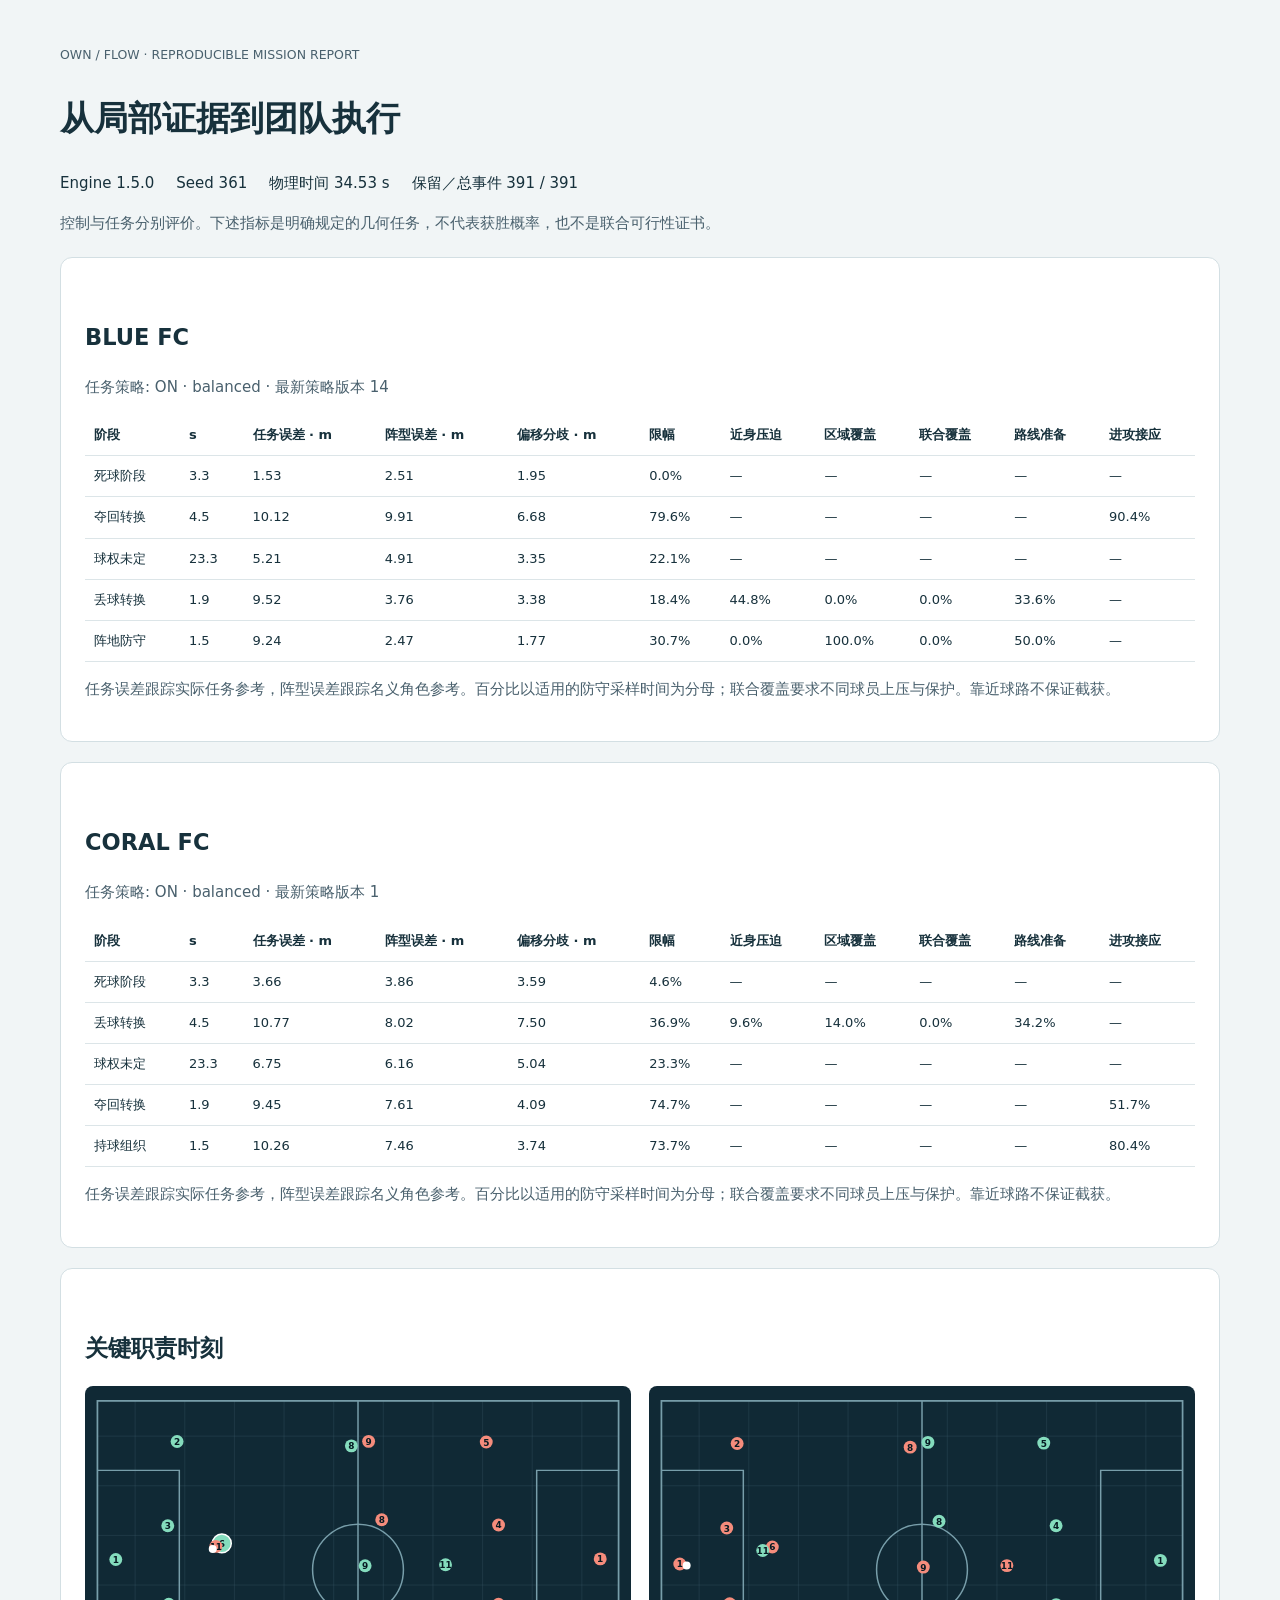
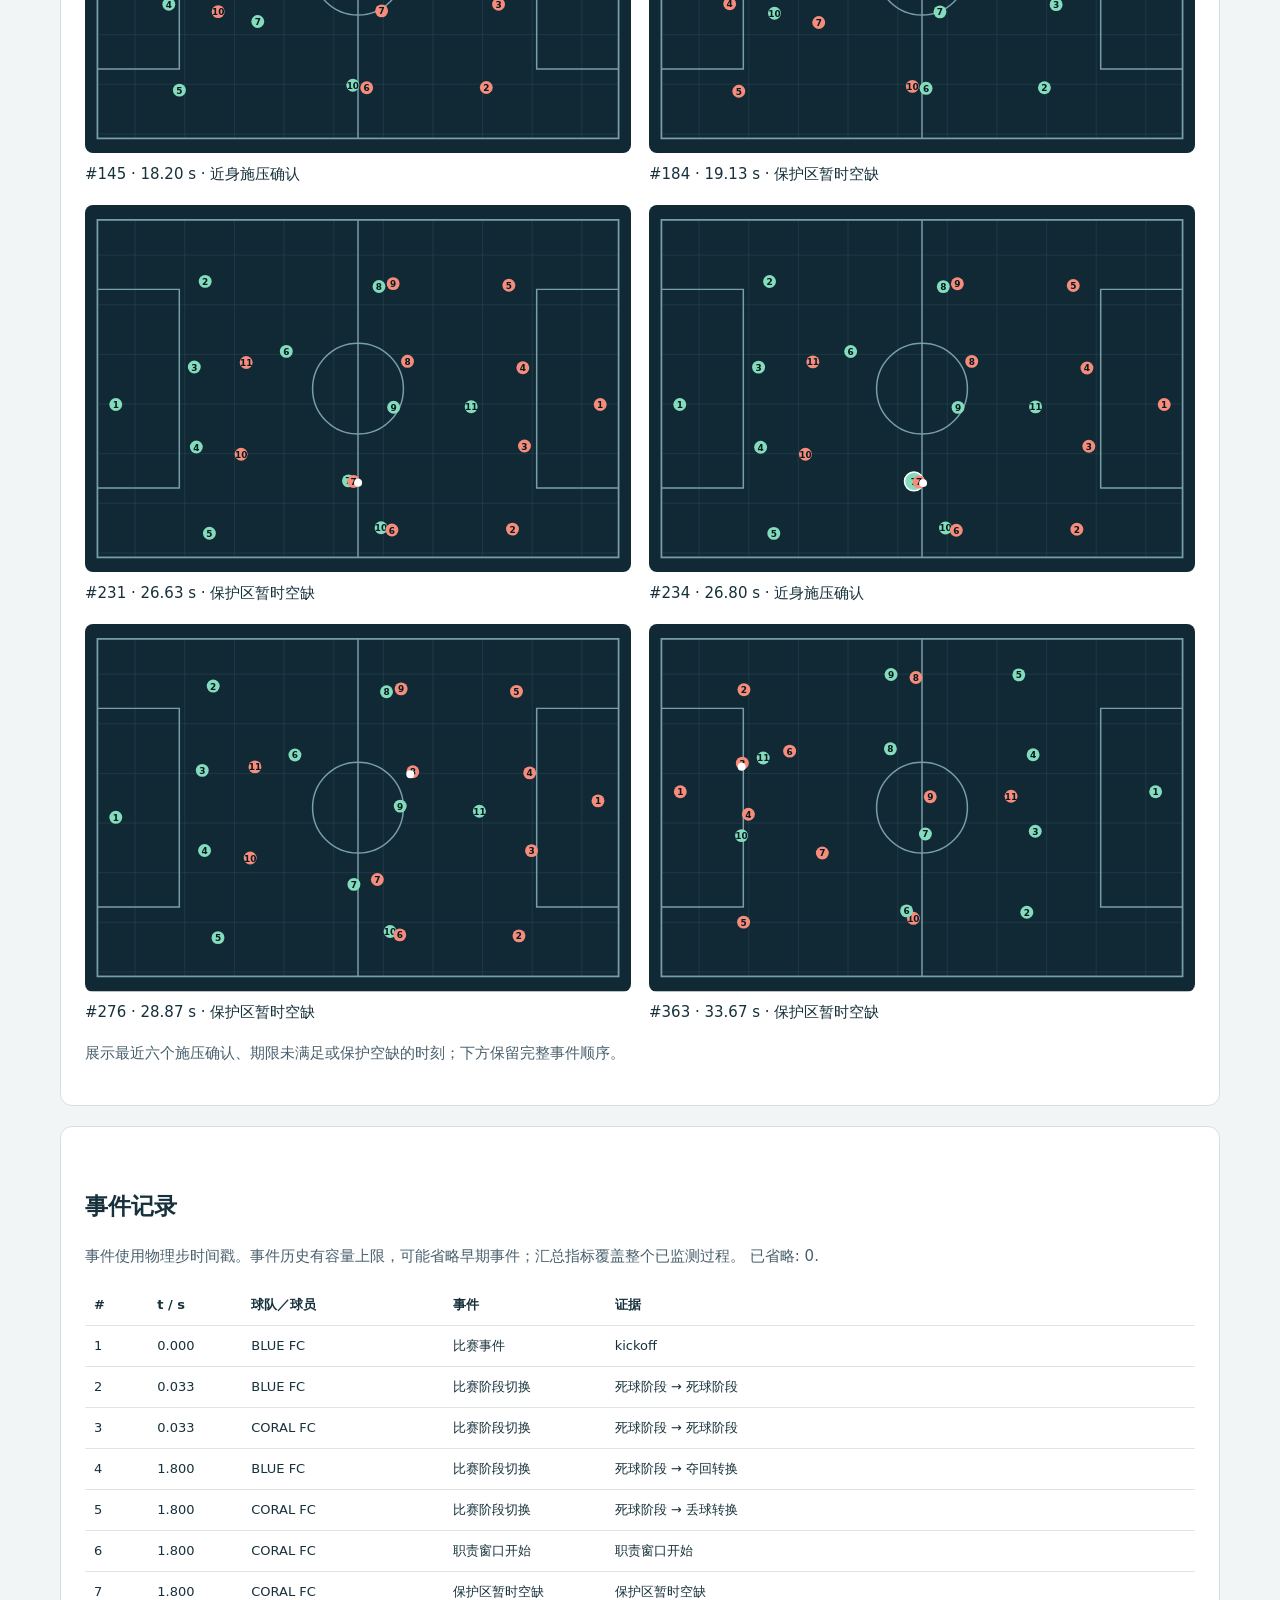
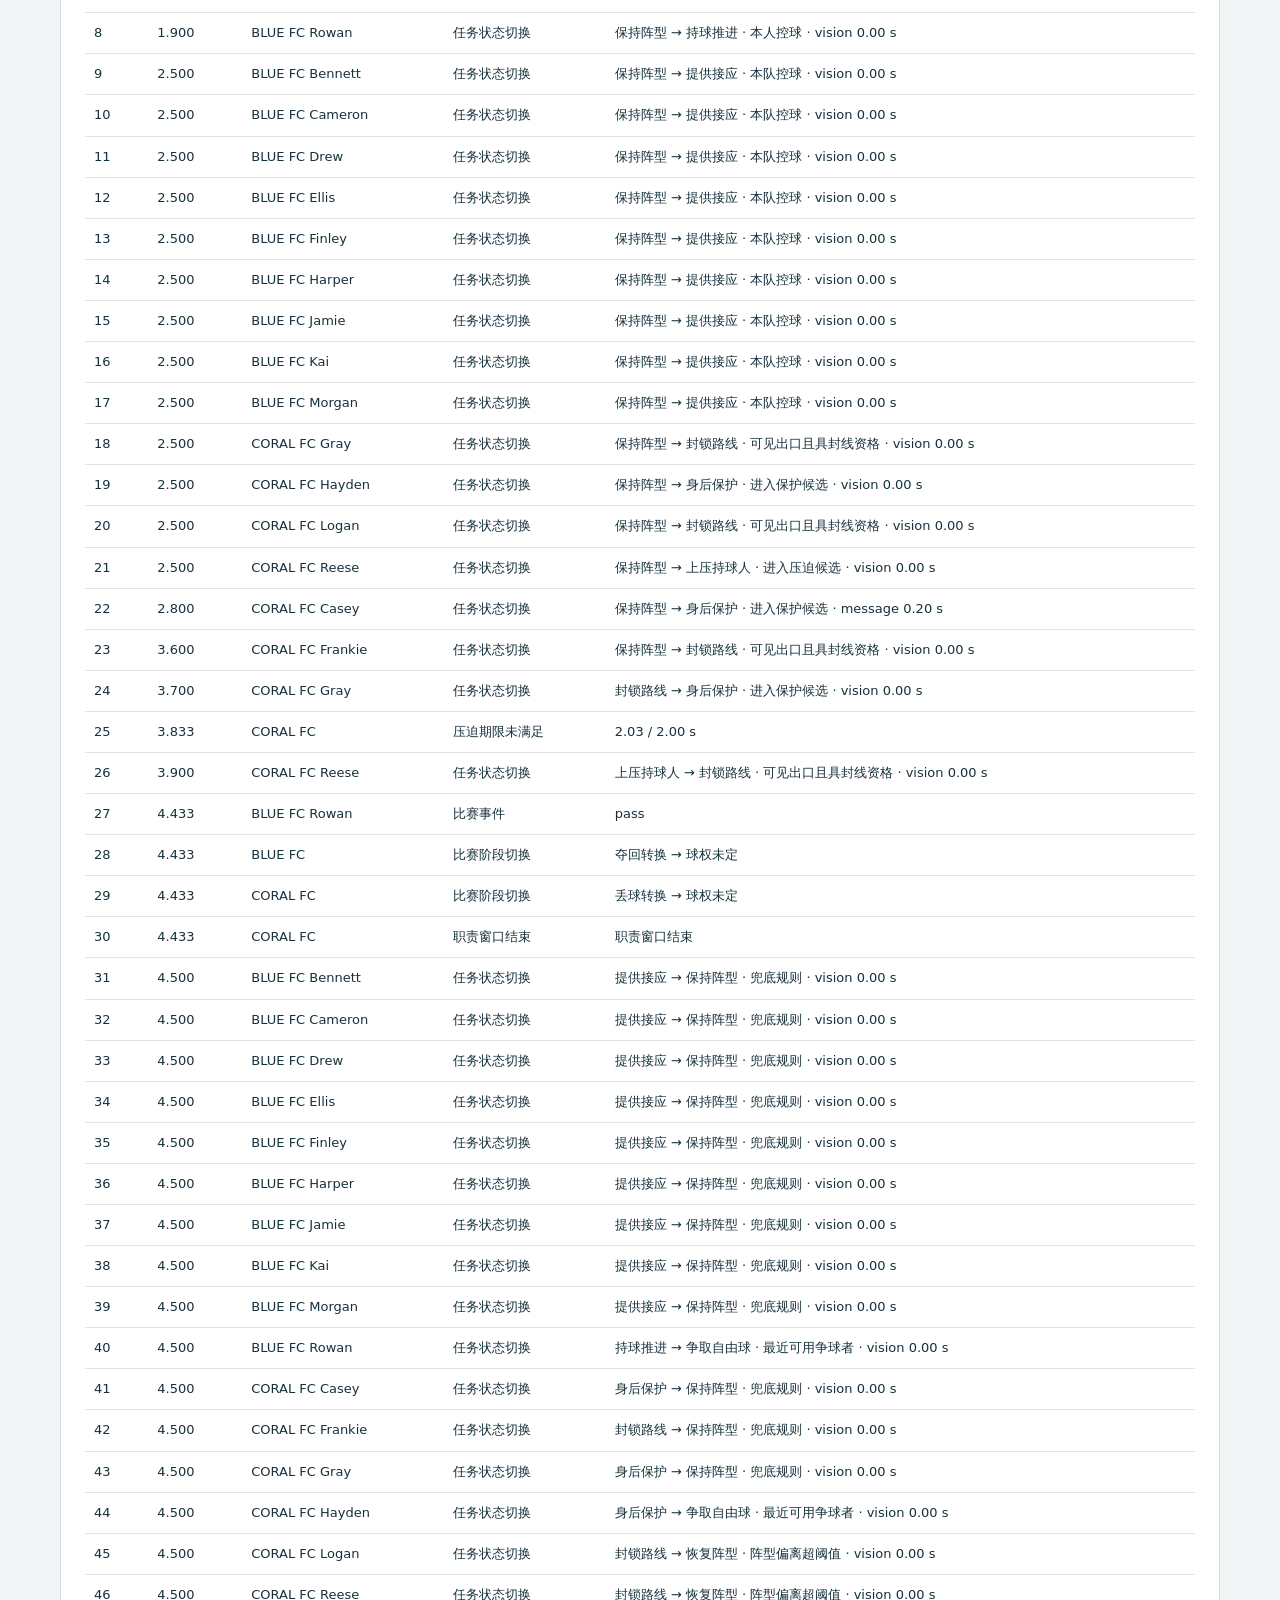
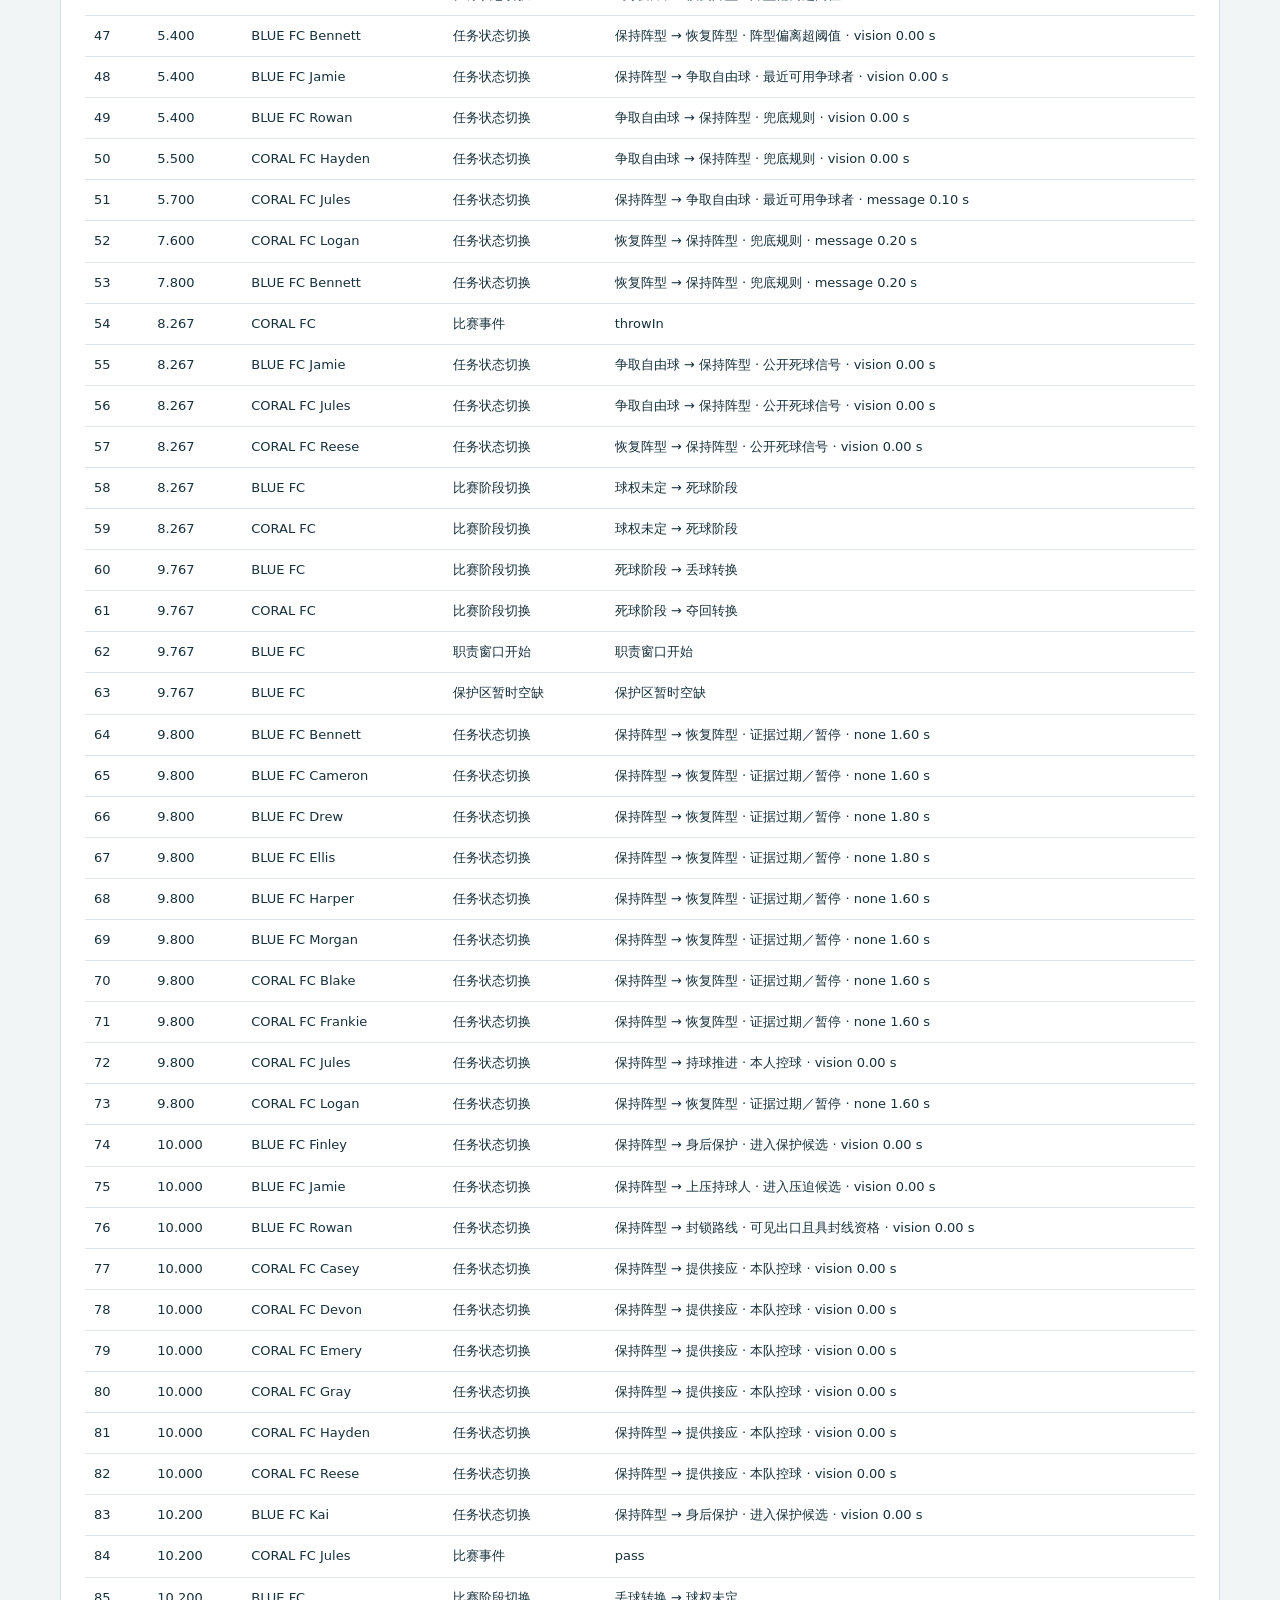
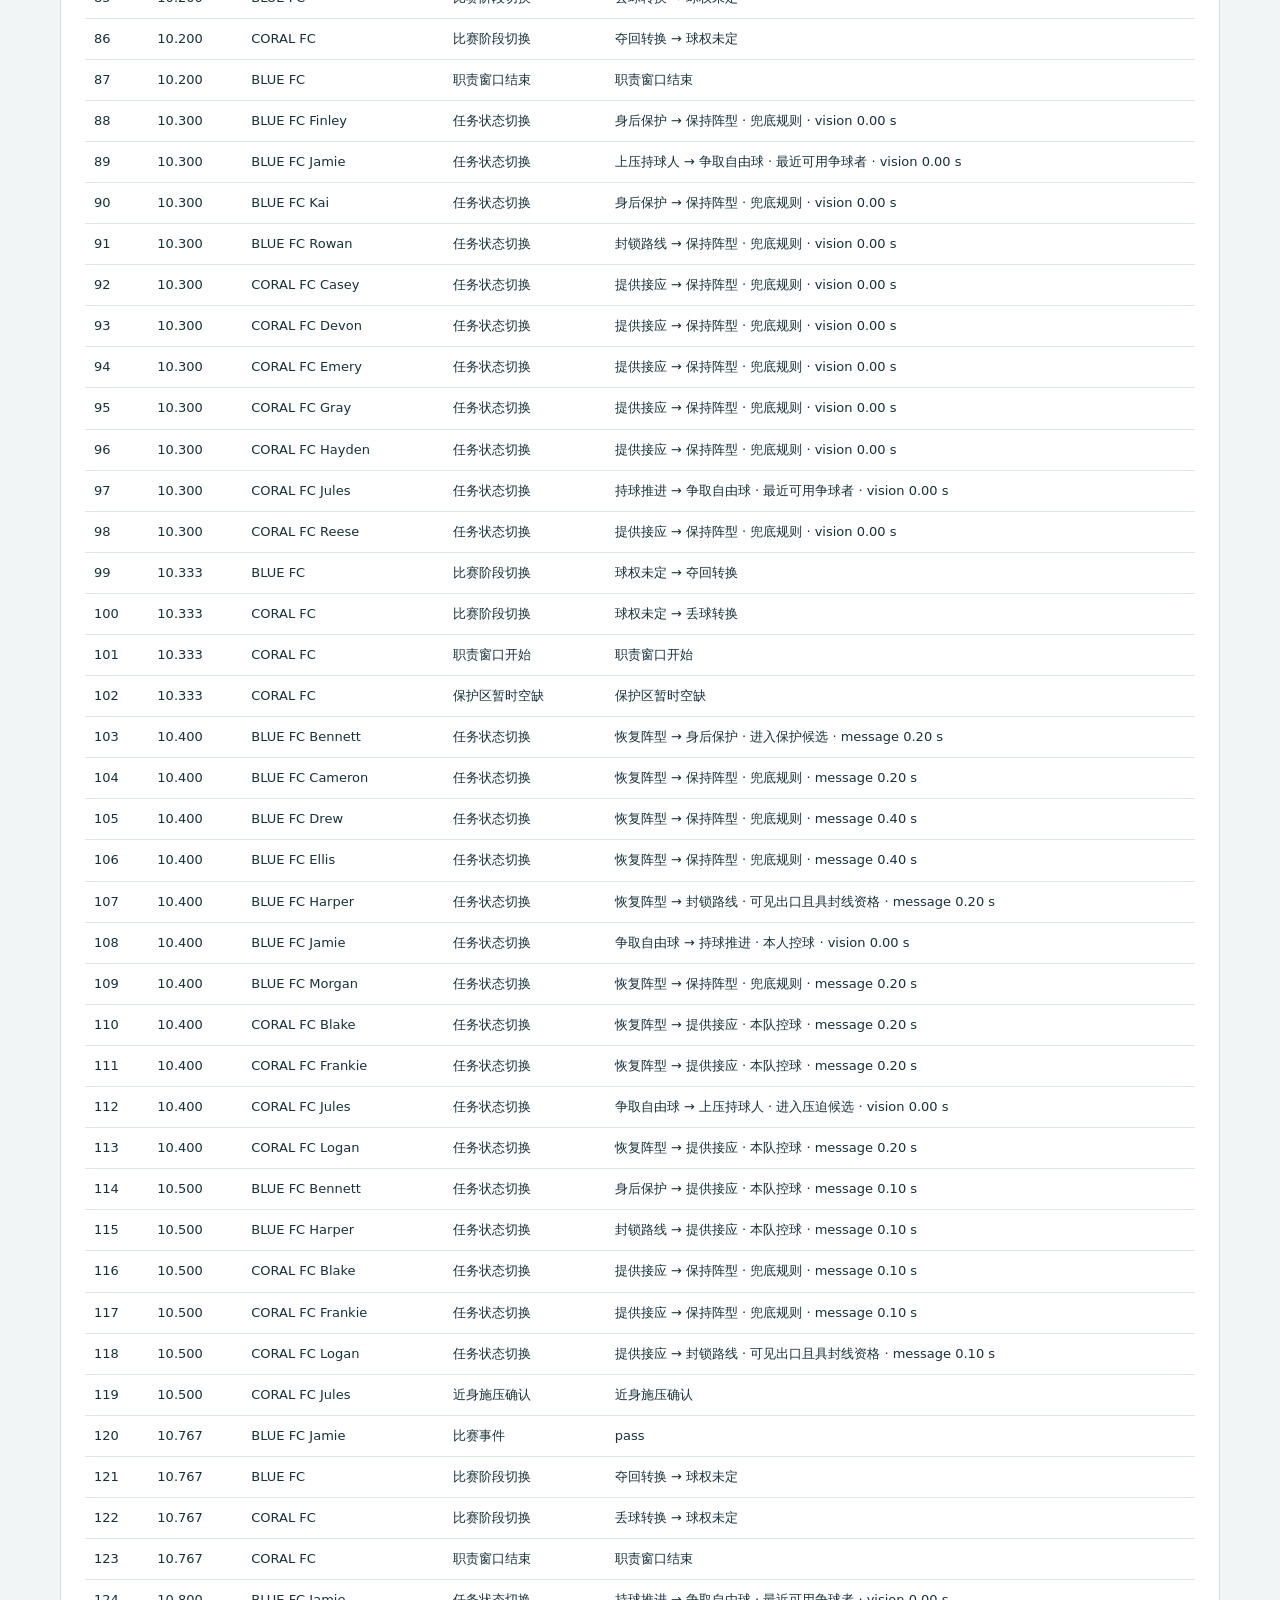
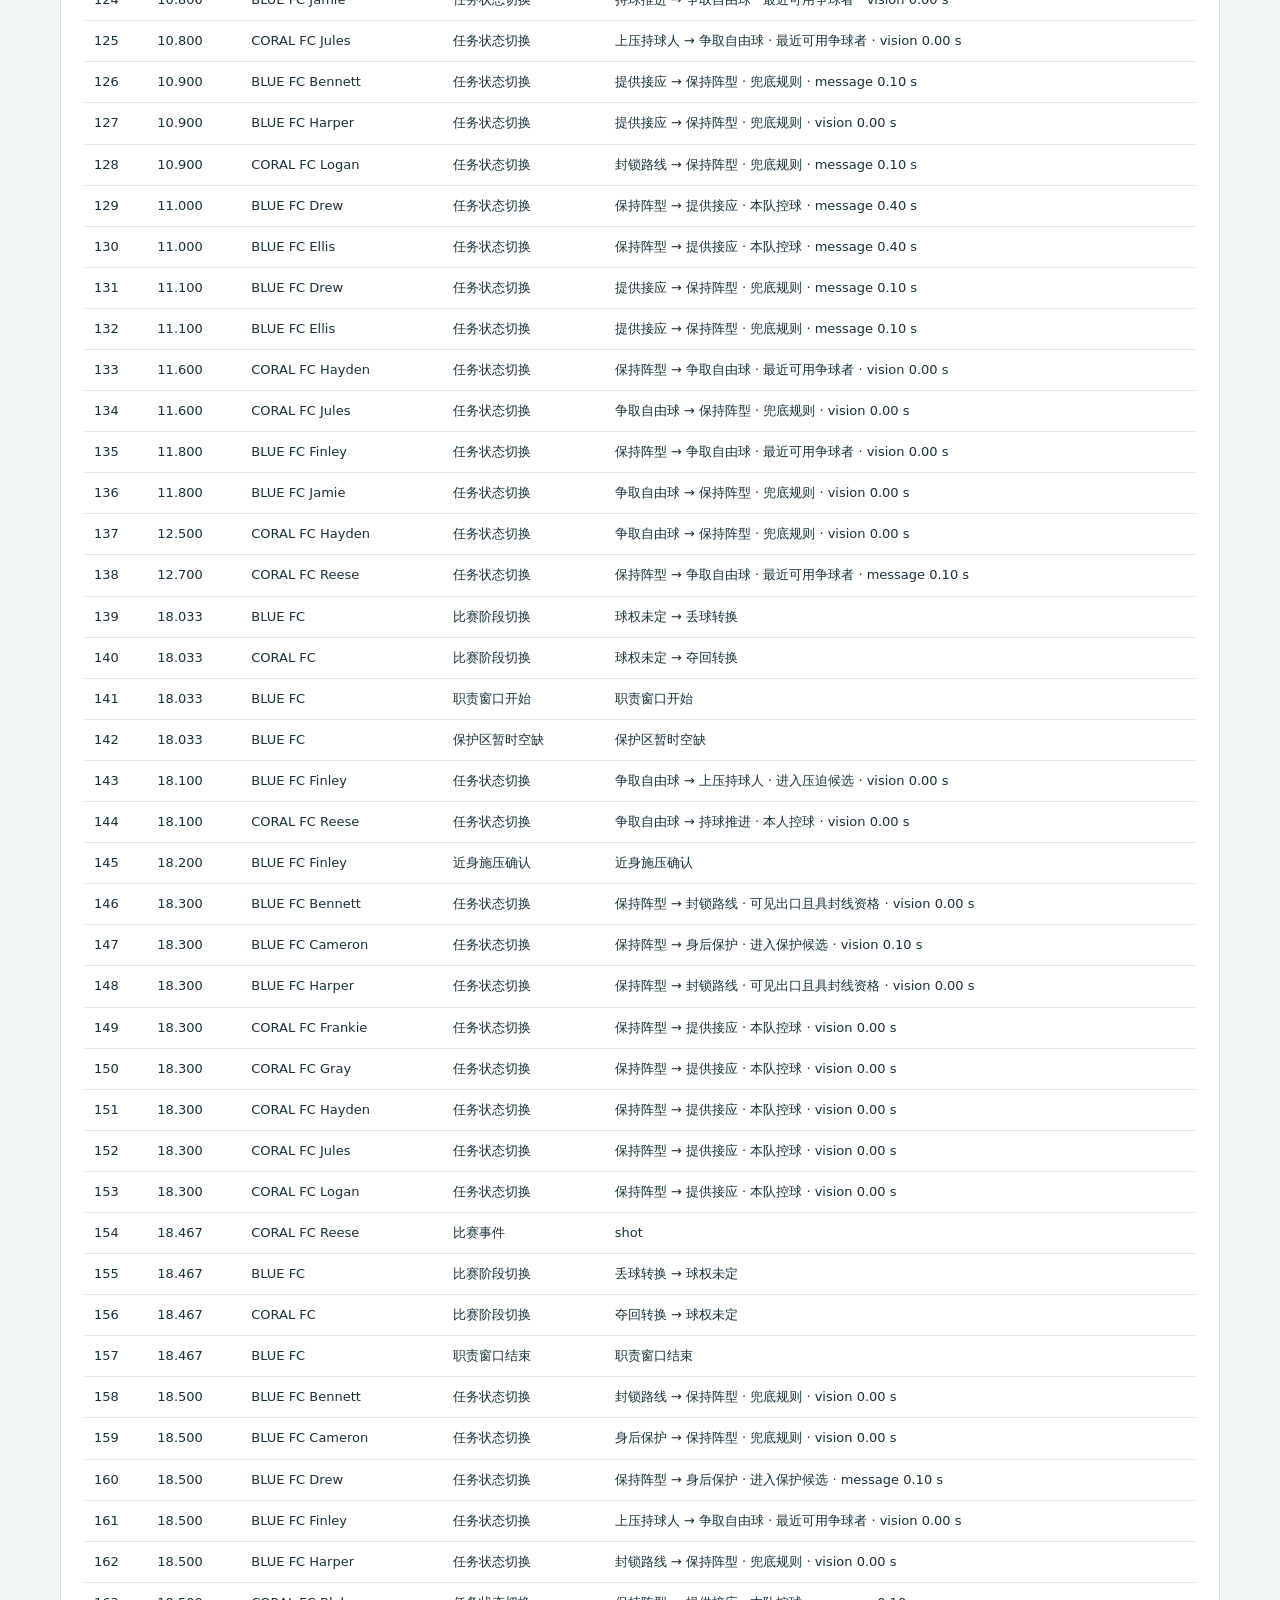
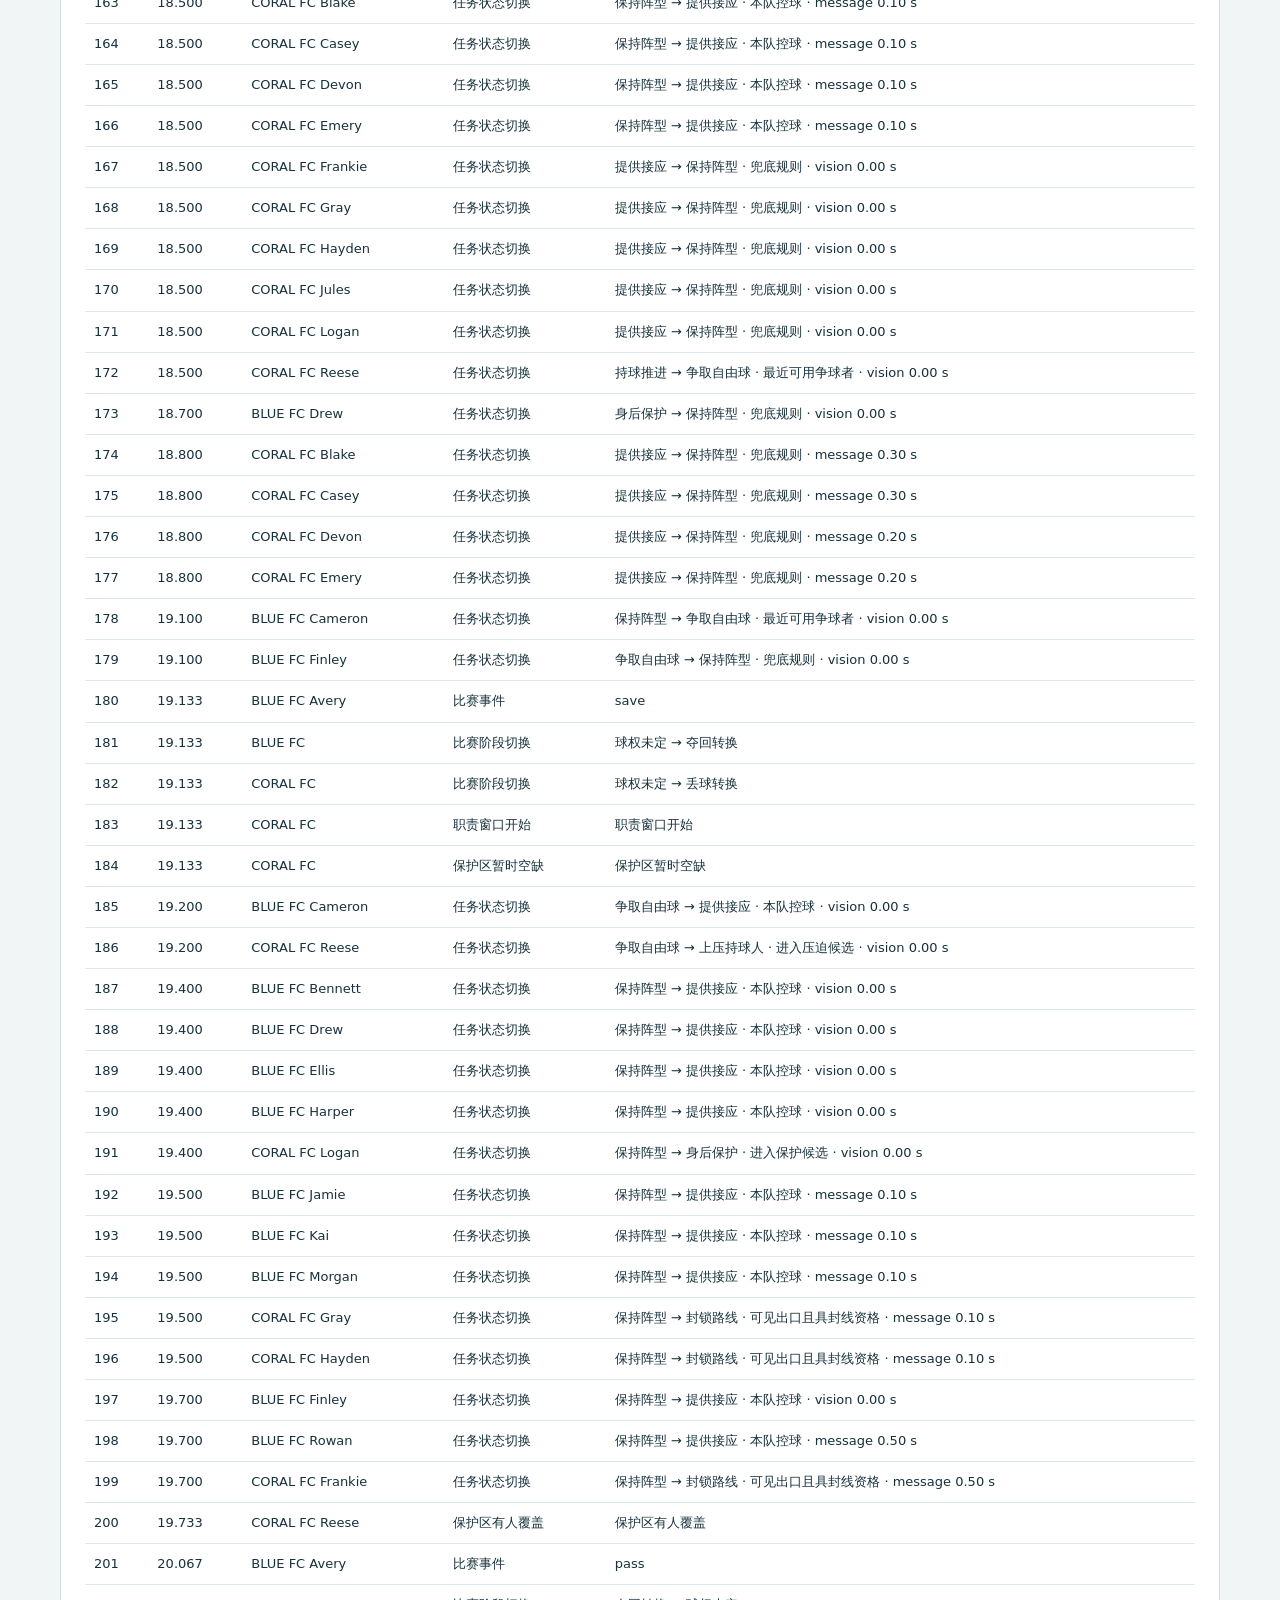
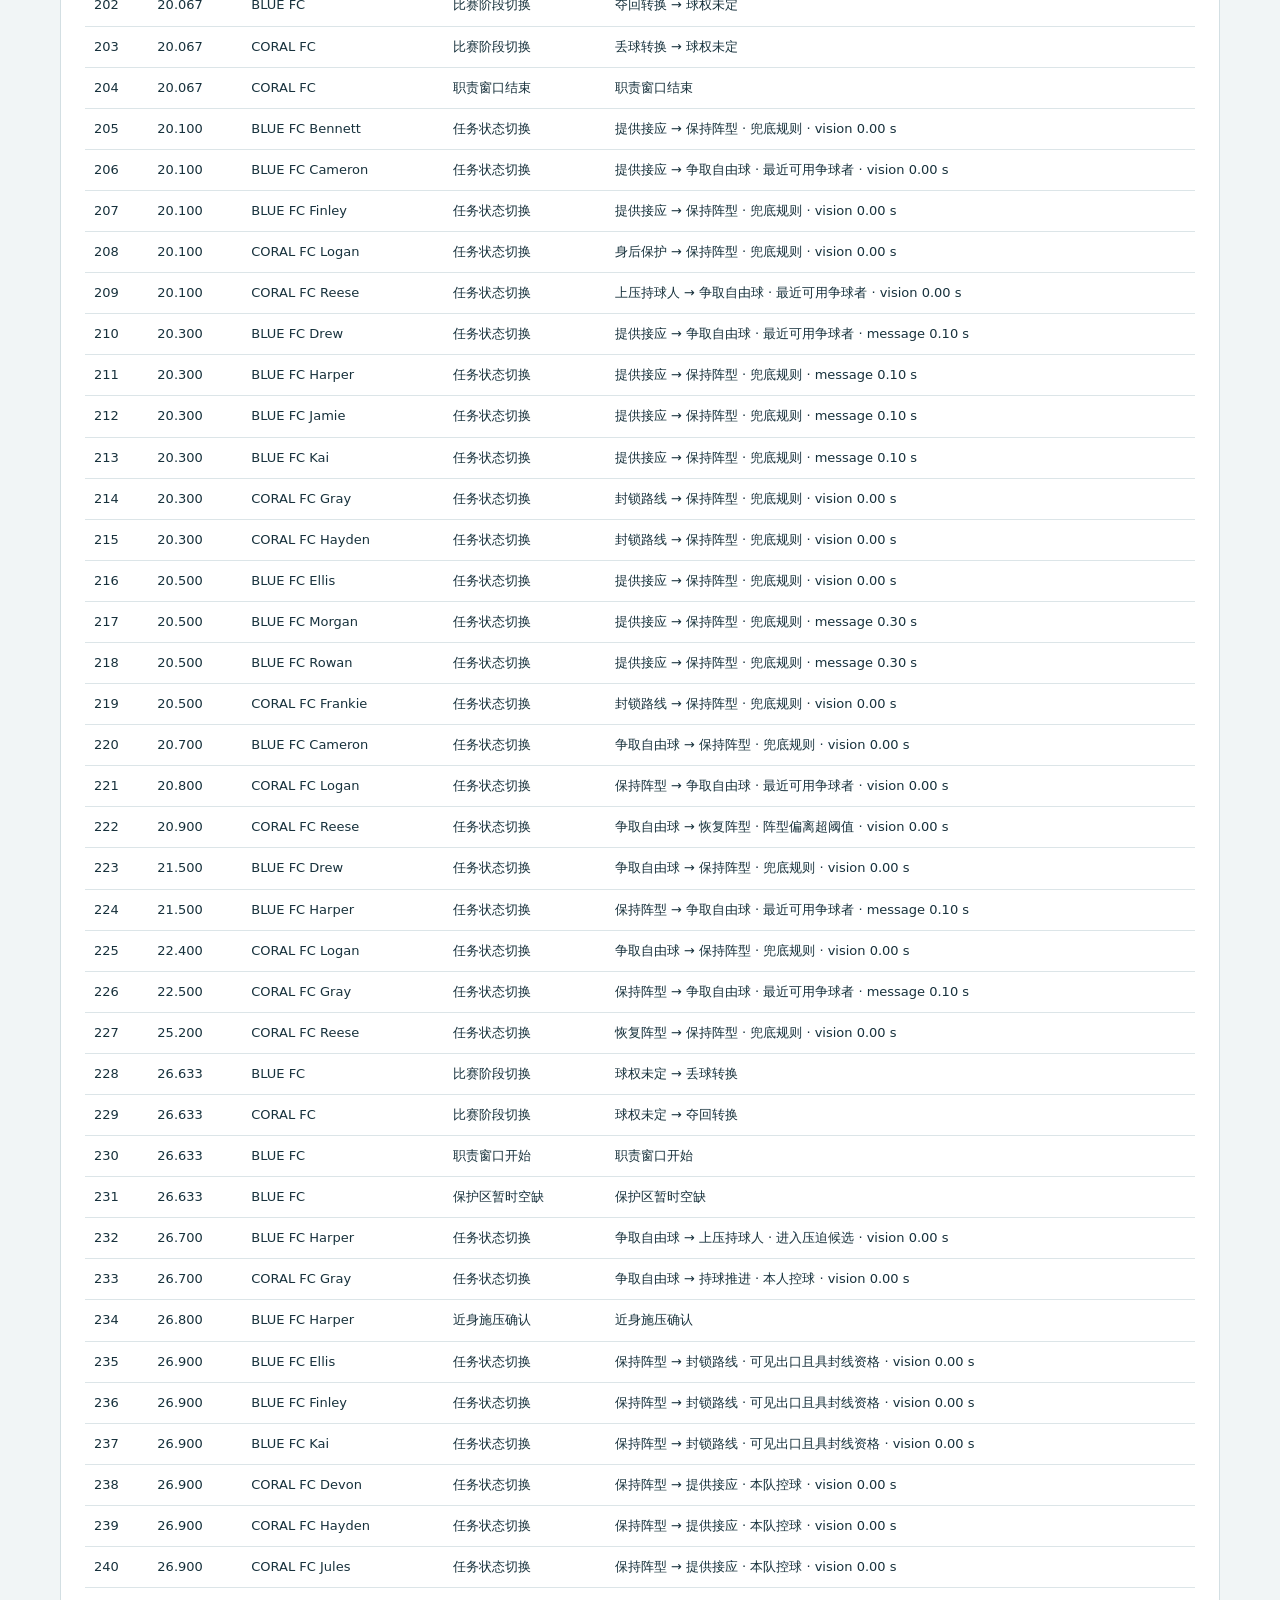
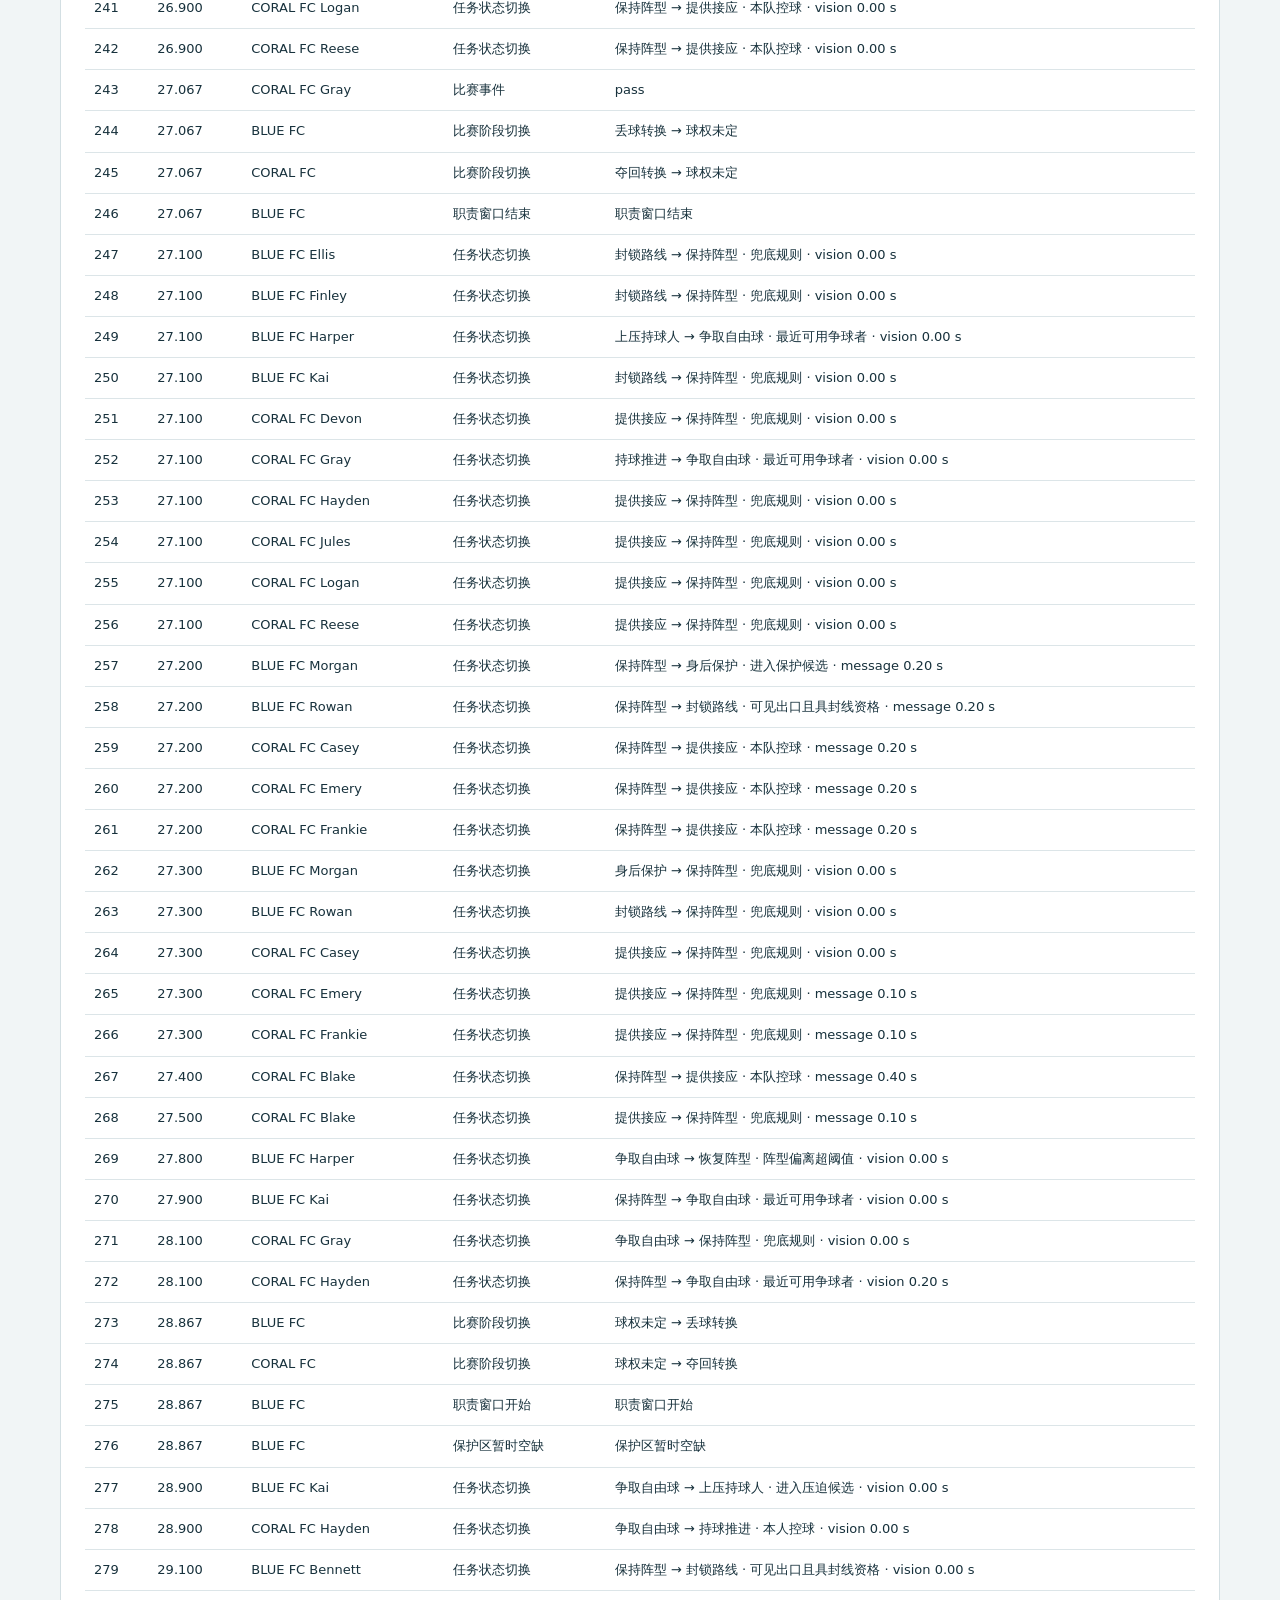
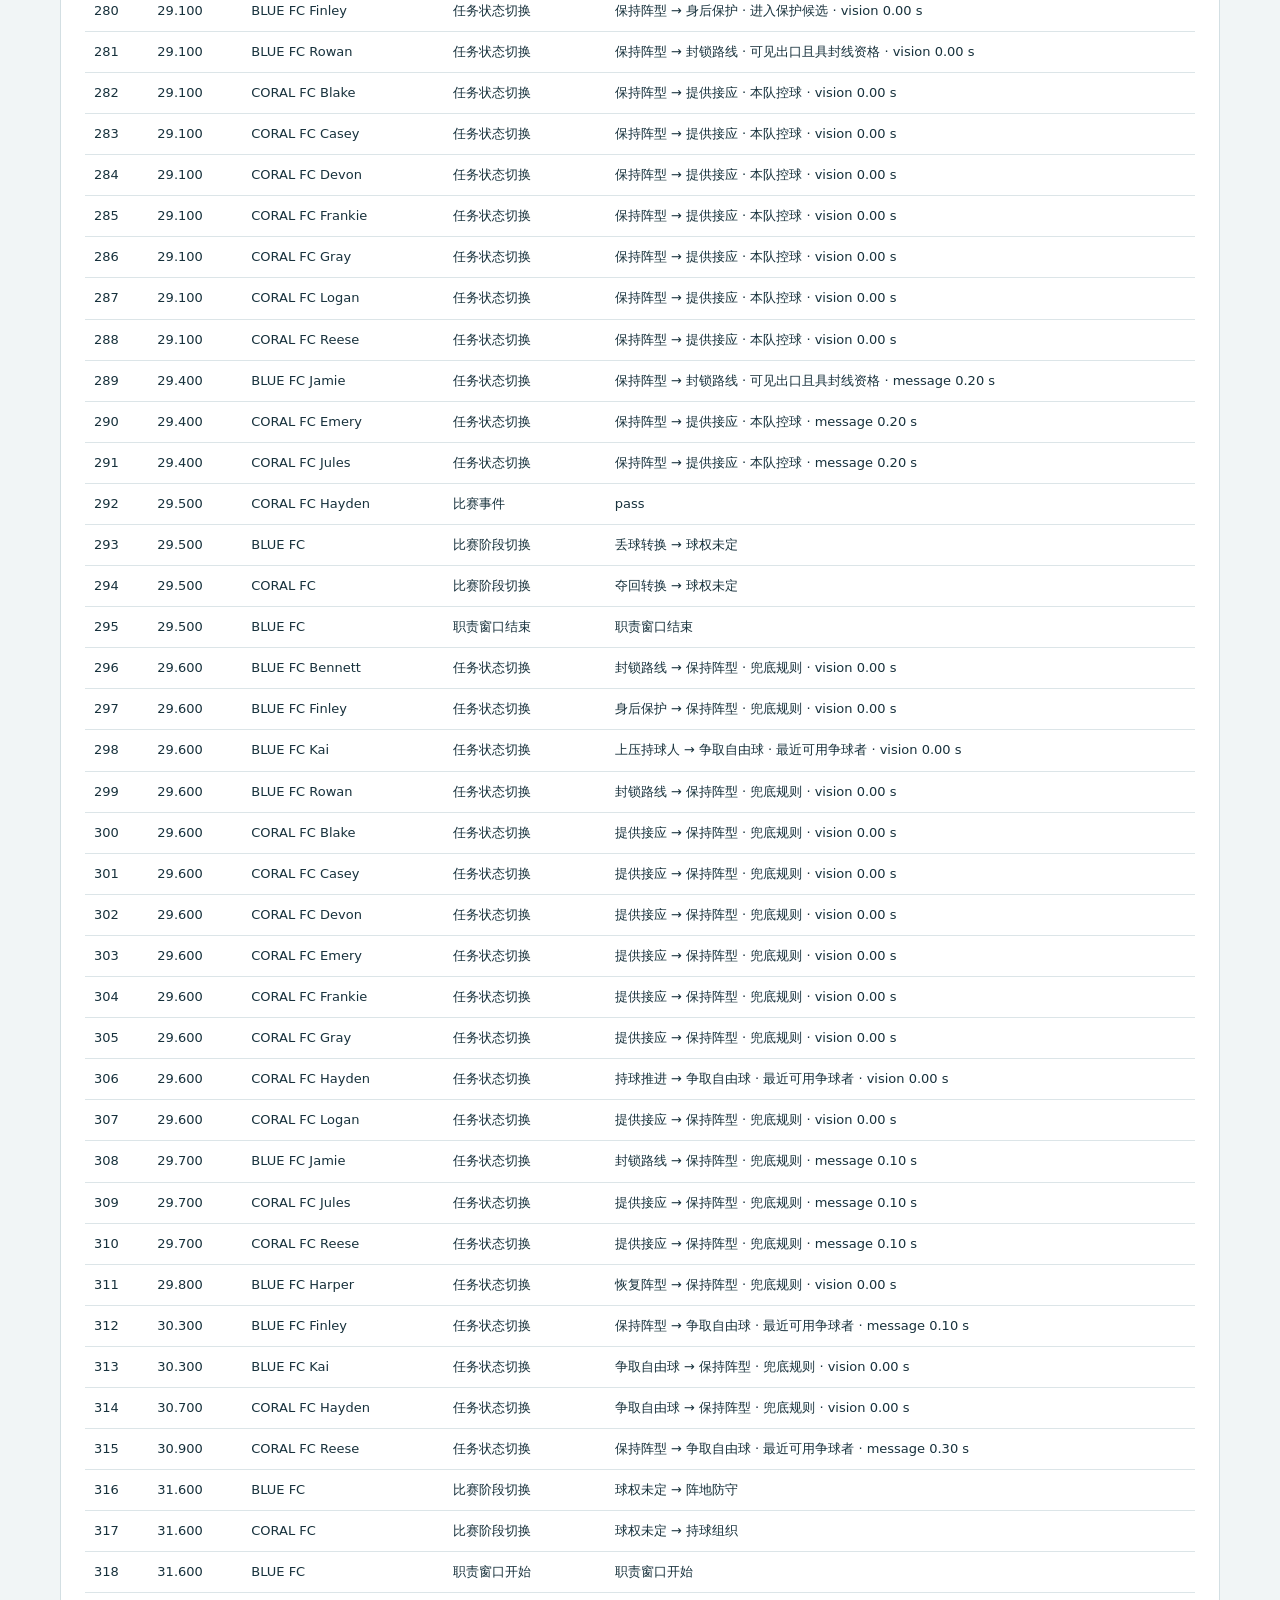
<file: downloads/own-flow/1.5.0/v1.5-mission-report.html>
<!doctype html><html lang="zh"><meta charset="utf-8"><meta name="viewport" content="width=device-width,initial-scale=1"><title>OWN / FLOW · Mission report</title><style>body{font:15px/1.7 system-ui,sans-serif;color:#17313c;background:#f1f5f6;margin:0}main{max-width:1160px;margin:auto;padding:42px 24px}h1{font-size:34px}h2{margin-top:36px}section{background:white;padding:24px;border:1px solid #d3dfe3;border-radius:12px;margin:20px 0}table{border-collapse:collapse;width:100%;font-size:13px}th,td{padding:9px;border-bottom:1px solid #dce5e8;text-align:left}.table-scroll{overflow:auto}small,p{color:#49606d}.moments{display:grid;grid-template-columns:repeat(2,minmax(0,1fr));gap:18px}.moments figure{margin:0}.mission-field{width:100%;border-radius:8px}.meta{display:flex;gap:22px;flex-wrap:wrap}details{margin:18px 0}pre{white-space:pre-wrap;overflow-wrap:anywhere}@media(max-width:600px){.moments{grid-template-columns:1fr}}@media print{body{background:white}main{padding:0}section{break-inside:avoid}table{font-size:10px}}</style><main><small>OWN / FLOW · REPRODUCIBLE MISSION REPORT</small><h1>从局部证据到团队执行</h1><div class="meta"><span>Engine 1.5.0</span><span>Seed 361</span><span>物理时间 34.53 s</span><span>保留／总事件 391 / 391</span></div>
    <p>控制与任务分别评价。下述指标是明确规定的几何任务，不代表获胜概率，也不是联合可行性证书。</p>
    <section><h2>BLUE FC</h2><p>任务策略: ON · balanced · 最新策略版本 14</p><div class="table-scroll"><table class="data-table"><thead><tr><th>阶段</th><th>s</th><th>任务误差 · m</th><th>阵型误差 · m</th><th>偏移分歧 · m</th><th>限幅</th><th>近身压迫</th><th>区域覆盖</th><th>联合覆盖</th><th>路线准备</th><th>进攻接应</th></tr></thead><tbody><tr><td>死球阶段</td><td>3.3</td><td>1.53</td><td>2.51</td><td>1.95</td><td>0.0%</td><td>—</td><td>—</td><td>—</td><td>—</td><td>—</td></tr><tr><td>夺回转换</td><td>4.5</td><td>10.12</td><td>9.91</td><td>6.68</td><td>79.6%</td><td>—</td><td>—</td><td>—</td><td>—</td><td>90.4%</td></tr><tr><td>球权未定</td><td>23.3</td><td>5.21</td><td>4.91</td><td>3.35</td><td>22.1%</td><td>—</td><td>—</td><td>—</td><td>—</td><td>—</td></tr><tr><td>丢球转换</td><td>1.9</td><td>9.52</td><td>3.76</td><td>3.38</td><td>18.4%</td><td>44.8%</td><td>0.0%</td><td>0.0%</td><td>33.6%</td><td>—</td></tr><tr><td>阵地防守</td><td>1.5</td><td>9.24</td><td>2.47</td><td>1.77</td><td>30.7%</td><td>0.0%</td><td>100.0%</td><td>0.0%</td><td>50.0%</td><td>—</td></tr></tbody></table></div><p>任务误差跟踪实际任务参考，阵型误差跟踪名义角色参考。百分比以适用的防守采样时间为分母；联合覆盖要求不同球员上压与保护。靠近球路不保证截获。</p></section><section><h2>CORAL FC</h2><p>任务策略: ON · balanced · 最新策略版本 1</p><div class="table-scroll"><table class="data-table"><thead><tr><th>阶段</th><th>s</th><th>任务误差 · m</th><th>阵型误差 · m</th><th>偏移分歧 · m</th><th>限幅</th><th>近身压迫</th><th>区域覆盖</th><th>联合覆盖</th><th>路线准备</th><th>进攻接应</th></tr></thead><tbody><tr><td>死球阶段</td><td>3.3</td><td>3.66</td><td>3.86</td><td>3.59</td><td>4.6%</td><td>—</td><td>—</td><td>—</td><td>—</td><td>—</td></tr><tr><td>丢球转换</td><td>4.5</td><td>10.77</td><td>8.02</td><td>7.50</td><td>36.9%</td><td>9.6%</td><td>14.0%</td><td>0.0%</td><td>34.2%</td><td>—</td></tr><tr><td>球权未定</td><td>23.3</td><td>6.75</td><td>6.16</td><td>5.04</td><td>23.3%</td><td>—</td><td>—</td><td>—</td><td>—</td><td>—</td></tr><tr><td>夺回转换</td><td>1.9</td><td>9.45</td><td>7.61</td><td>4.09</td><td>74.7%</td><td>—</td><td>—</td><td>—</td><td>—</td><td>51.7%</td></tr><tr><td>持球组织</td><td>1.5</td><td>10.26</td><td>7.46</td><td>3.74</td><td>73.7%</td><td>—</td><td>—</td><td>—</td><td>—</td><td>80.4%</td></tr></tbody></table></div><p>任务误差跟踪实际任务参考，阵型误差跟踪名义角色参考。百分比以适用的防守采样时间为分母；联合覆盖要求不同球员上压与保护。靠近球路不保证截获。</p></section>
    <section><h2>关键职责时刻</h2><div class="moments"><figure><svg class="mission-field" viewBox="0 0 110 74" role="img" aria-label="任务区域与声明的传球路线"><defs><pattern id="m-grid" width="10" height="10" patternUnits="userSpaceOnUse"><path d="M10 0H0V10" fill="none" stroke="#365766" stroke-width=".13"/></pattern></defs><rect width="110" height="74" fill="#102935"/><rect x="2.5" y="3" width="105" height="68" fill="url(#m-grid)" stroke="#789eaa" stroke-width=".35"/><path d="M55 3V71 M2.5 17H19V57H2.5 M107.5 17H91V57H107.5" fill="none" stroke="#789eaa" stroke-width=".3"/><circle cx="55" cy="37" r="9.15" fill="none" stroke="#789eaa" stroke-width=".3"/>
    
    
    <g transform="translate(6.200004546716123,34.9597961778929)"><circle r="1.3" fill="#84dcbd" stroke="none" stroke-width=".3"/><text text-anchor="middle" y=".7" fill="#061a22" font-size="1.8" font-weight="700">1</text></g><g transform="translate(18.55144230878345,11.189403667802083)"><circle r="1.3" fill="#84dcbd" stroke="none" stroke-width=".3"/><text text-anchor="middle" y=".7" fill="#061a22" font-size="1.8" font-weight="700">2</text></g><g transform="translate(16.672889038433965,28.15904041468945)"><circle r="1.3" fill="#84dcbd" stroke="none" stroke-width=".3"/><text text-anchor="middle" y=".7" fill="#061a22" font-size="1.8" font-weight="700">3</text></g><g transform="translate(16.883359637477433,43.98244749088657)"><circle r="1.3" fill="#84dcbd" stroke="none" stroke-width=".3"/><text text-anchor="middle" y=".7" fill="#061a22" font-size="1.8" font-weight="700">4</text></g><g transform="translate(19.01689374246434,61.273010653757154)"><circle r="1.3" fill="#84dcbd" stroke="none" stroke-width=".3"/><text text-anchor="middle" y=".7" fill="#061a22" font-size="1.8" font-weight="700">5</text></g><g transform="translate(27.567754585884664,31.71391069073019)"><circle r="1.9" fill="#84dcbd" stroke="#fff" stroke-width=".3"/><text text-anchor="middle" y=".7" fill="#061a22" font-size="1.8" font-weight="700">6</text></g><g transform="translate(34.806181939688884,47.45521825665032)"><circle r="1.3" fill="#84dcbd" stroke="none" stroke-width=".3"/><text text-anchor="middle" y=".7" fill="#061a22" font-size="1.8" font-weight="700">7</text></g><g transform="translate(53.66881451365105,12.05759948357207)"><circle r="1.3" fill="#84dcbd" stroke="none" stroke-width=".3"/><text text-anchor="middle" y=".7" fill="#061a22" font-size="1.8" font-weight="700">8</text></g><g transform="translate(56.43636512624715,36.206107603347405)"><circle r="1.3" fill="#84dcbd" stroke="none" stroke-width=".3"/><text text-anchor="middle" y=".7" fill="#061a22" font-size="1.8" font-weight="700">9</text></g><g transform="translate(53.959203672554324,60.29511105497115)"><circle r="1.3" fill="#84dcbd" stroke="none" stroke-width=".3"/><text text-anchor="middle" y=".7" fill="#061a22" font-size="1.8" font-weight="700">10</text></g><g transform="translate(72.63461487551557,36.01815736121331)"><circle r="1.3" fill="#84dcbd" stroke="none" stroke-width=".3"/><text text-anchor="middle" y=".7" fill="#061a22" font-size="1.8" font-weight="700">11</text></g><g transform="translate(103.79999905908304,34.835228800273335)"><circle r="1.3" fill="#f58c7c" stroke="none" stroke-width=".3"/><text text-anchor="middle" y=".7" fill="#061a22" font-size="1.8" font-weight="700">1</text></g><g transform="translate(80.84379140779193,60.752802279297114)"><circle r="1.3" fill="#f58c7c" stroke="none" stroke-width=".3"/><text text-anchor="middle" y=".7" fill="#061a22" font-size="1.8" font-weight="700">2</text></g><g transform="translate(83.31799685234932,43.9593296080057)"><circle r="1.3" fill="#f58c7c" stroke="none" stroke-width=".3"/><text text-anchor="middle" y=".7" fill="#061a22" font-size="1.8" font-weight="700">3</text></g><g transform="translate(83.31768088337007,27.994543388194035)"><circle r="1.3" fill="#f58c7c" stroke="none" stroke-width=".3"/><text text-anchor="middle" y=".7" fill="#061a22" font-size="1.8" font-weight="700">4</text></g><g transform="translate(80.83869981896282,11.289692608699209)"><circle r="1.3" fill="#f58c7c" stroke="none" stroke-width=".3"/><text text-anchor="middle" y=".7" fill="#061a22" font-size="1.8" font-weight="700">5</text></g><g transform="translate(56.75355688472404,60.78207461482607)"><circle r="1.3" fill="#f58c7c" stroke="none" stroke-width=".3"/><text text-anchor="middle" y=".7" fill="#061a22" font-size="1.8" font-weight="700">6</text></g><g transform="translate(59.75528907071586,45.29776907003287)"><circle r="1.3" fill="#f58c7c" stroke="none" stroke-width=".3"/><text text-anchor="middle" y=".7" fill="#061a22" font-size="1.8" font-weight="700">7</text></g><g transform="translate(59.78306940721054,26.958895314936157)"><circle r="1.3" fill="#f58c7c" stroke="none" stroke-width=".3"/><text text-anchor="middle" y=".7" fill="#061a22" font-size="1.8" font-weight="700">8</text></g><g transform="translate(57.1390161024515,11.147592279875887)"><circle r="1.3" fill="#f58c7c" stroke="none" stroke-width=".3"/><text text-anchor="middle" y=".7" fill="#061a22" font-size="1.8" font-weight="700">9</text></g><g transform="translate(26.827889367213203,45.458156200628494)"><circle r="1.3" fill="#f58c7c" stroke="none" stroke-width=".3"/><text text-anchor="middle" y=".7" fill="#061a22" font-size="1.8" font-weight="700">10</text></g><g transform="translate(26.36072987877255,32.314476730203296)"><circle r="1.3" fill="#f58c7c" stroke="none" stroke-width=".3"/><text text-anchor="middle" y=".7" fill="#061a22" font-size="1.8" font-weight="700">11</text></g>
    <circle cx="25.731793051139313" cy="32.84544458421409" r=".8" fill="white"/></svg><figcaption>#145 · 18.20 s · 近身施压确认</figcaption></figure><figure><svg class="mission-field" viewBox="0 0 110 74" role="img" aria-label="任务区域与声明的传球路线"><defs><pattern id="m-grid" width="10" height="10" patternUnits="userSpaceOnUse"><path d="M10 0H0V10" fill="none" stroke="#365766" stroke-width=".13"/></pattern></defs><rect width="110" height="74" fill="#102935"/><rect x="2.5" y="3" width="105" height="68" fill="url(#m-grid)" stroke="#789eaa" stroke-width=".35"/><path d="M55 3V71 M2.5 17H19V57H2.5 M107.5 17H91V57H107.5" fill="none" stroke="#789eaa" stroke-width=".3"/><circle cx="55" cy="37" r="9.15" fill="none" stroke="#789eaa" stroke-width=".3"/>
    
    
    <g transform="translate(6.200000644756905,35.850739845705505)"><circle r="1.3" fill="#f58c7c" stroke="none" stroke-width=".3"/><text text-anchor="middle" y=".7" fill="#061a22" font-size="1.8" font-weight="700">1</text></g><g transform="translate(17.757539487095194,11.59312650634487)"><circle r="1.3" fill="#f58c7c" stroke="none" stroke-width=".3"/><text text-anchor="middle" y=".7" fill="#061a22" font-size="1.8" font-weight="700">2</text></g><g transform="translate(15.66256946556151,28.615674911897077)"><circle r="1.3" fill="#f58c7c" stroke="none" stroke-width=".3"/><text text-anchor="middle" y=".7" fill="#061a22" font-size="1.8" font-weight="700">3</text></g><g transform="translate(16.259373953170233,43.86794201068136)"><circle r="1.3" fill="#f58c7c" stroke="none" stroke-width=".3"/><text text-anchor="middle" y=".7" fill="#061a22" font-size="1.8" font-weight="700">4</text></g><g transform="translate(18.091881359449822,61.505245557362706)"><circle r="1.3" fill="#f58c7c" stroke="none" stroke-width=".3"/><text text-anchor="middle" y=".7" fill="#061a22" font-size="1.8" font-weight="700">5</text></g><g transform="translate(24.84259966065295,32.43677681495582)"><circle r="1.3" fill="#f58c7c" stroke="none" stroke-width=".3"/><text text-anchor="middle" y=".7" fill="#061a22" font-size="1.8" font-weight="700">6</text></g><g transform="translate(34.19569496688942,47.64815697829629)"><circle r="1.3" fill="#f58c7c" stroke="none" stroke-width=".3"/><text text-anchor="middle" y=".7" fill="#061a22" font-size="1.8" font-weight="700">7</text></g><g transform="translate(52.61785035716897,12.31776815732681)"><circle r="1.3" fill="#f58c7c" stroke="none" stroke-width=".3"/><text text-anchor="middle" y=".7" fill="#061a22" font-size="1.8" font-weight="700">8</text></g><g transform="translate(55.26715558432074,36.48093841254977)"><circle r="1.3" fill="#f58c7c" stroke="none" stroke-width=".3"/><text text-anchor="middle" y=".7" fill="#061a22" font-size="1.8" font-weight="700">9</text></g><g transform="translate(53.06074942632909,60.509972701082944)"><circle r="1.3" fill="#f58c7c" stroke="none" stroke-width=".3"/><text text-anchor="middle" y=".7" fill="#061a22" font-size="1.8" font-weight="700">10</text></g><g transform="translate(72.09947727390878,36.1799624281887)"><circle r="1.3" fill="#f58c7c" stroke="none" stroke-width=".3"/><text text-anchor="middle" y=".7" fill="#061a22" font-size="1.8" font-weight="700">11</text></g><g transform="translate(103.03504730698927,35.125652872085524)"><circle r="1.3" fill="#84dcbd" stroke="none" stroke-width=".3"/><text text-anchor="middle" y=".7" fill="#061a22" font-size="1.8" font-weight="700">1</text></g><g transform="translate(79.66430936060733,60.78683827988894)"><circle r="1.3" fill="#84dcbd" stroke="none" stroke-width=".3"/><text text-anchor="middle" y=".7" fill="#061a22" font-size="1.8" font-weight="700">2</text></g><g transform="translate(82.02692384679627,44.052408030459326)"><circle r="1.3" fill="#84dcbd" stroke="none" stroke-width=".3"/><text text-anchor="middle" y=".7" fill="#061a22" font-size="1.8" font-weight="700">3</text></g><g transform="translate(82.01238790993858,28.161939069417045)"><circle r="1.3" fill="#84dcbd" stroke="none" stroke-width=".3"/><text text-anchor="middle" y=".7" fill="#061a22" font-size="1.8" font-weight="700">4</text></g><g transform="translate(79.53351072926452,11.506373843771446)"><circle r="1.3" fill="#84dcbd" stroke="none" stroke-width=".3"/><text text-anchor="middle" y=".7" fill="#061a22" font-size="1.8" font-weight="700">5</text></g><g transform="translate(55.8176929521816,60.90759595426708)"><circle r="1.3" fill="#84dcbd" stroke="none" stroke-width=".3"/><text text-anchor="middle" y=".7" fill="#061a22" font-size="1.8" font-weight="700">6</text></g><g transform="translate(58.622428951550525,45.50636280293658)"><circle r="1.3" fill="#84dcbd" stroke="none" stroke-width=".3"/><text text-anchor="middle" y=".7" fill="#061a22" font-size="1.8" font-weight="700">7</text></g><g transform="translate(58.42977351349079,27.24581983682741)"><circle r="1.3" fill="#84dcbd" stroke="none" stroke-width=".3"/><text text-anchor="middle" y=".7" fill="#061a22" font-size="1.8" font-weight="700">8</text></g><g transform="translate(56.19741702939033,11.363873823657016)"><circle r="1.3" fill="#84dcbd" stroke="none" stroke-width=".3"/><text text-anchor="middle" y=".7" fill="#061a22" font-size="1.8" font-weight="700">9</text></g><g transform="translate(25.277833802192482,45.791272661775174)"><circle r="1.3" fill="#84dcbd" stroke="none" stroke-width=".3"/><text text-anchor="middle" y=".7" fill="#061a22" font-size="1.8" font-weight="700">10</text></g><g transform="translate(22.912243355777015,33.13445969064727)"><circle r="1.3" fill="#84dcbd" stroke="none" stroke-width=".3"/><text text-anchor="middle" y=".7" fill="#061a22" font-size="1.8" font-weight="700">11</text></g>
    <circle cx="7.58826876071528" cy="36.1509480745758" r=".8" fill="white"/></svg><figcaption>#184 · 19.13 s · 保护区暂时空缺</figcaption></figure><figure><svg class="mission-field" viewBox="0 0 110 74" role="img" aria-label="任务区域与声明的传球路线"><defs><pattern id="m-grid" width="10" height="10" patternUnits="userSpaceOnUse"><path d="M10 0H0V10" fill="none" stroke="#365766" stroke-width=".13"/></pattern></defs><rect width="110" height="74" fill="#102935"/><rect x="2.5" y="3" width="105" height="68" fill="url(#m-grid)" stroke="#789eaa" stroke-width=".35"/><path d="M55 3V71 M2.5 17H19V57H2.5 M107.5 17H91V57H107.5" fill="none" stroke="#789eaa" stroke-width=".3"/><circle cx="55" cy="37" r="9.15" fill="none" stroke="#789eaa" stroke-width=".3"/>
    
    
    <g transform="translate(6.200027768117657,40.19992267520835)"><circle r="1.3" fill="#84dcbd" stroke="none" stroke-width=".3"/><text text-anchor="middle" y=".7" fill="#061a22" font-size="1.8" font-weight="700">1</text></g><g transform="translate(24.212388686818354,15.386505391938766)"><circle r="1.3" fill="#84dcbd" stroke="none" stroke-width=".3"/><text text-anchor="middle" y=".7" fill="#061a22" font-size="1.8" font-weight="700">2</text></g><g transform="translate(22.017036984588742,32.64771282429382)"><circle r="1.3" fill="#84dcbd" stroke="none" stroke-width=".3"/><text text-anchor="middle" y=".7" fill="#061a22" font-size="1.8" font-weight="700">3</text></g><g transform="translate(22.42544380578247,48.76440617704958)"><circle r="1.3" fill="#84dcbd" stroke="none" stroke-width=".3"/><text text-anchor="middle" y=".7" fill="#061a22" font-size="1.8" font-weight="700">4</text></g><g transform="translate(25.062635263024788,66.12615864214024)"><circle r="1.3" fill="#84dcbd" stroke="none" stroke-width=".3"/><text text-anchor="middle" y=".7" fill="#061a22" font-size="1.8" font-weight="700">5</text></g><g transform="translate(40.553716344337374,29.498432134137417)"><circle r="1.3" fill="#84dcbd" stroke="none" stroke-width=".3"/><text text-anchor="middle" y=".7" fill="#061a22" font-size="1.8" font-weight="700">6</text></g><g transform="translate(53.07303835773354,55.583359923473445)"><circle r="1.3" fill="#84dcbd" stroke="none" stroke-width=".3"/><text text-anchor="middle" y=".7" fill="#061a22" font-size="1.8" font-weight="700">7</text></g><g transform="translate(59.227555477551746,16.411375694482754)"><circle r="1.3" fill="#84dcbd" stroke="none" stroke-width=".3"/><text text-anchor="middle" y=".7" fill="#061a22" font-size="1.8" font-weight="700">8</text></g><g transform="translate(62.18288433761373,40.749455328793324)"><circle r="1.3" fill="#84dcbd" stroke="none" stroke-width=".3"/><text text-anchor="middle" y=".7" fill="#061a22" font-size="1.8" font-weight="700">9</text></g><g transform="translate(59.64492331097756,65.02885224027872)"><circle r="1.3" fill="#84dcbd" stroke="none" stroke-width=".3"/><text text-anchor="middle" y=".7" fill="#061a22" font-size="1.8" font-weight="700">10</text></g><g transform="translate(77.79898976628249,40.63922576625774)"><circle r="1.3" fill="#84dcbd" stroke="none" stroke-width=".3"/><text text-anchor="middle" y=".7" fill="#061a22" font-size="1.8" font-weight="700">11</text></g><g transform="translate(103.80000061621223,40.199929818939175)"><circle r="1.3" fill="#f58c7c" stroke="none" stroke-width=".3"/><text text-anchor="middle" y=".7" fill="#061a22" font-size="1.8" font-weight="700">1</text></g><g transform="translate(86.12476094672155,65.29369526677681)"><circle r="1.3" fill="#f58c7c" stroke="none" stroke-width=".3"/><text text-anchor="middle" y=".7" fill="#061a22" font-size="1.8" font-weight="700">2</text></g><g transform="translate(88.53975719209143,48.56558568611141)"><circle r="1.3" fill="#f58c7c" stroke="none" stroke-width=".3"/><text text-anchor="middle" y=".7" fill="#061a22" font-size="1.8" font-weight="700">3</text></g><g transform="translate(88.21185888391898,32.79424153658229)"><circle r="1.3" fill="#f58c7c" stroke="none" stroke-width=".3"/><text text-anchor="middle" y=".7" fill="#061a22" font-size="1.8" font-weight="700">4</text></g><g transform="translate(85.39341114460846,16.179200980639877)"><circle r="1.3" fill="#f58c7c" stroke="none" stroke-width=".3"/><text text-anchor="middle" y=".7" fill="#061a22" font-size="1.8" font-weight="700">5</text></g><g transform="translate(61.833667241226934,65.48189381702659)"><circle r="1.3" fill="#f58c7c" stroke="none" stroke-width=".3"/><text text-anchor="middle" y=".7" fill="#061a22" font-size="1.8" font-weight="700">6</text></g><g transform="translate(54.11918170308577,55.704986814585396)"><circle r="1.3" fill="#f58c7c" stroke="none" stroke-width=".3"/><text text-anchor="middle" y=".7" fill="#061a22" font-size="1.8" font-weight="700">7</text></g><g transform="translate(64.96976231021824,31.49478832540047)"><circle r="1.3" fill="#f58c7c" stroke="none" stroke-width=".3"/><text text-anchor="middle" y=".7" fill="#061a22" font-size="1.8" font-weight="700">8</text></g><g transform="translate(62.075660580856955,15.847773162945852)"><circle r="1.3" fill="#f58c7c" stroke="none" stroke-width=".3"/><text text-anchor="middle" y=".7" fill="#061a22" font-size="1.8" font-weight="700">9</text></g><g transform="translate(31.452966210874163,50.20653792268175)"><circle r="1.3" fill="#f58c7c" stroke="none" stroke-width=".3"/><text text-anchor="middle" y=".7" fill="#061a22" font-size="1.8" font-weight="700">10</text></g><g transform="translate(32.47394434143683,31.741924529542505)"><circle r="1.3" fill="#f58c7c" stroke="none" stroke-width=".3"/><text text-anchor="middle" y=".7" fill="#061a22" font-size="1.8" font-weight="700">11</text></g>
    <circle cx="55.02522841144742" cy="55.94196688453762" r=".8" fill="white"/></svg><figcaption>#231 · 26.63 s · 保护区暂时空缺</figcaption></figure><figure><svg class="mission-field" viewBox="0 0 110 74" role="img" aria-label="任务区域与声明的传球路线"><defs><pattern id="m-grid" width="10" height="10" patternUnits="userSpaceOnUse"><path d="M10 0H0V10" fill="none" stroke="#365766" stroke-width=".13"/></pattern></defs><rect width="110" height="74" fill="#102935"/><rect x="2.5" y="3" width="105" height="68" fill="url(#m-grid)" stroke="#789eaa" stroke-width=".35"/><path d="M55 3V71 M2.5 17H19V57H2.5 M107.5 17H91V57H107.5" fill="none" stroke="#789eaa" stroke-width=".3"/><circle cx="55" cy="37" r="9.15" fill="none" stroke="#789eaa" stroke-width=".3"/>
    
    
    <g transform="translate(6.20002057565312,40.19994270378315)"><circle r="1.3" fill="#84dcbd" stroke="none" stroke-width=".3"/><text text-anchor="middle" y=".7" fill="#061a22" font-size="1.8" font-weight="700">1</text></g><g transform="translate(24.282785150203495,15.413512427200999)"><circle r="1.3" fill="#84dcbd" stroke="none" stroke-width=".3"/><text text-anchor="middle" y=".7" fill="#061a22" font-size="1.8" font-weight="700">2</text></g><g transform="translate(22.074647449883344,32.67140975401229)"><circle r="1.3" fill="#84dcbd" stroke="none" stroke-width=".3"/><text text-anchor="middle" y=".7" fill="#061a22" font-size="1.8" font-weight="700">3</text></g><g transform="translate(22.48901143922454,48.796404060671854)"><circle r="1.3" fill="#84dcbd" stroke="none" stroke-width=".3"/><text text-anchor="middle" y=".7" fill="#061a22" font-size="1.8" font-weight="700">4</text></g><g transform="translate(25.143359519532513,66.1622689448811)"><circle r="1.3" fill="#84dcbd" stroke="none" stroke-width=".3"/><text text-anchor="middle" y=".7" fill="#061a22" font-size="1.8" font-weight="700">5</text></g><g transform="translate(40.62672894867886,29.5262197427784)"><circle r="1.3" fill="#84dcbd" stroke="none" stroke-width=".3"/><text text-anchor="middle" y=".7" fill="#061a22" font-size="1.8" font-weight="700">6</text></g><g transform="translate(53.37379876224397,55.693618562193386)"><circle r="1.9" fill="#84dcbd" stroke="#fff" stroke-width=".3"/><text text-anchor="middle" y=".7" fill="#061a22" font-size="1.8" font-weight="700">7</text></g><g transform="translate(59.29347834585249,16.436454308514413)"><circle r="1.3" fill="#84dcbd" stroke="none" stroke-width=".3"/><text text-anchor="middle" y=".7" fill="#061a22" font-size="1.8" font-weight="700">8</text></g><g transform="translate(62.256923582031924,40.77828974566226)"><circle r="1.3" fill="#84dcbd" stroke="none" stroke-width=".3"/><text text-anchor="middle" y=".7" fill="#061a22" font-size="1.8" font-weight="700">9</text></g><g transform="translate(59.732912709514565,65.06317126590412)"><circle r="1.3" fill="#84dcbd" stroke="none" stroke-width=".3"/><text text-anchor="middle" y=".7" fill="#061a22" font-size="1.8" font-weight="700">10</text></g><g transform="translate(77.87337030131945,40.66803847602247)"><circle r="1.3" fill="#84dcbd" stroke="none" stroke-width=".3"/><text text-anchor="middle" y=".7" fill="#061a22" font-size="1.8" font-weight="700">11</text></g><g transform="translate(103.80000045660168,40.19994799715339)"><circle r="1.3" fill="#f58c7c" stroke="none" stroke-width=".3"/><text text-anchor="middle" y=".7" fill="#061a22" font-size="1.8" font-weight="700">1</text></g><g transform="translate(86.2013044345527,65.32773078282487)"><circle r="1.3" fill="#f58c7c" stroke="none" stroke-width=".3"/><text text-anchor="middle" y=".7" fill="#061a22" font-size="1.8" font-weight="700">2</text></g><g transform="translate(88.60865373623577,48.59649308523876)"><circle r="1.3" fill="#f58c7c" stroke="none" stroke-width=".3"/><text text-anchor="middle" y=".7" fill="#061a22" font-size="1.8" font-weight="700">3</text></g><g transform="translate(88.23155716421115,32.82890563751636)"><circle r="1.3" fill="#f58c7c" stroke="none" stroke-width=".3"/><text text-anchor="middle" y=".7" fill="#061a22" font-size="1.8" font-weight="700">4</text></g><g transform="translate(85.47345115404393,16.224859618022524)"><circle r="1.3" fill="#f58c7c" stroke="none" stroke-width=".3"/><text text-anchor="middle" y=".7" fill="#061a22" font-size="1.8" font-weight="700">5</text></g><g transform="translate(61.909356048250096,65.5189748547566)"><circle r="1.3" fill="#f58c7c" stroke="none" stroke-width=".3"/><text text-anchor="middle" y=".7" fill="#061a22" font-size="1.8" font-weight="700">6</text></g><g transform="translate(54.397953690890105,55.80426817858269)"><circle r="1.3" fill="#f58c7c" stroke="none" stroke-width=".3"/><text text-anchor="middle" y=".7" fill="#061a22" font-size="1.8" font-weight="700">7</text></g><g transform="translate(65.02030573273166,31.50780359629666)"><circle r="1.3" fill="#f58c7c" stroke="none" stroke-width=".3"/><text text-anchor="middle" y=".7" fill="#061a22" font-size="1.8" font-weight="700">8</text></g><g transform="translate(62.12690184470023,15.872187014811246)"><circle r="1.3" fill="#f58c7c" stroke="none" stroke-width=".3"/><text text-anchor="middle" y=".7" fill="#061a22" font-size="1.8" font-weight="700">9</text></g><g transform="translate(31.517561461618634,50.22924378098599)"><circle r="1.3" fill="#f58c7c" stroke="none" stroke-width=".3"/><text text-anchor="middle" y=".7" fill="#061a22" font-size="1.8" font-weight="700">10</text></g><g transform="translate(33.010135166741065,31.606935970205594)"><circle r="1.3" fill="#f58c7c" stroke="none" stroke-width=".3"/><text text-anchor="middle" y=".7" fill="#061a22" font-size="1.8" font-weight="700">11</text></g>
    <circle cx="55.221379726194805" cy="56.029457407067994" r=".8" fill="white"/></svg><figcaption>#234 · 26.80 s · 近身施压确认</figcaption></figure><figure><svg class="mission-field" viewBox="0 0 110 74" role="img" aria-label="任务区域与声明的传球路线"><defs><pattern id="m-grid" width="10" height="10" patternUnits="userSpaceOnUse"><path d="M10 0H0V10" fill="none" stroke="#365766" stroke-width=".13"/></pattern></defs><rect width="110" height="74" fill="#102935"/><rect x="2.5" y="3" width="105" height="68" fill="url(#m-grid)" stroke="#789eaa" stroke-width=".35"/><path d="M55 3V71 M2.5 17H19V57H2.5 M107.5 17H91V57H107.5" fill="none" stroke="#789eaa" stroke-width=".3"/><circle cx="55" cy="37" r="9.15" fill="none" stroke="#789eaa" stroke-width=".3"/>
    
    
    <g transform="translate(6.199999756046992,38.94835961404131)"><circle r="1.3" fill="#84dcbd" stroke="none" stroke-width=".3"/><text text-anchor="middle" y=".7" fill="#061a22" font-size="1.8" font-weight="700">1</text></g><g transform="translate(25.82956606573362,12.505700670663316)"><circle r="1.3" fill="#84dcbd" stroke="none" stroke-width=".3"/><text text-anchor="middle" y=".7" fill="#061a22" font-size="1.8" font-weight="700">2</text></g><g transform="translate(23.626686245593454,29.48667606831426)"><circle r="1.3" fill="#84dcbd" stroke="none" stroke-width=".3"/><text text-anchor="middle" y=".7" fill="#061a22" font-size="1.8" font-weight="700">3</text></g><g transform="translate(24.087085848315297,45.63785461644374)"><circle r="1.3" fill="#84dcbd" stroke="none" stroke-width=".3"/><text text-anchor="middle" y=".7" fill="#061a22" font-size="1.8" font-weight="700">4</text></g><g transform="translate(26.792366331058552,63.18701268689598)"><circle r="1.3" fill="#84dcbd" stroke="none" stroke-width=".3"/><text text-anchor="middle" y=".7" fill="#061a22" font-size="1.8" font-weight="700">5</text></g><g transform="translate(42.293157462388656,26.389833027230043)"><circle r="1.3" fill="#84dcbd" stroke="none" stroke-width=".3"/><text text-anchor="middle" y=".7" fill="#061a22" font-size="1.8" font-weight="700">6</text></g><g transform="translate(54.178929729711555,52.46445440247429)"><circle r="1.3" fill="#84dcbd" stroke="none" stroke-width=".3"/><text text-anchor="middle" y=".7" fill="#061a22" font-size="1.8" font-weight="700">7</text></g><g transform="translate(60.74730188456721,13.655216936766223)"><circle r="1.3" fill="#84dcbd" stroke="none" stroke-width=".3"/><text text-anchor="middle" y=".7" fill="#061a22" font-size="1.8" font-weight="700">8</text></g><g transform="translate(63.50627811414425,36.68472225092972)"><circle r="1.3" fill="#84dcbd" stroke="none" stroke-width=".3"/><text text-anchor="middle" y=".7" fill="#061a22" font-size="1.8" font-weight="700">9</text></g><g transform="translate(61.4628132874724,61.95352859415289)"><circle r="1.3" fill="#84dcbd" stroke="none" stroke-width=".3"/><text text-anchor="middle" y=".7" fill="#061a22" font-size="1.8" font-weight="700">10</text></g><g transform="translate(79.4528243880369,37.73178571830708)"><circle r="1.3" fill="#84dcbd" stroke="none" stroke-width=".3"/><text text-anchor="middle" y=".7" fill="#061a22" font-size="1.8" font-weight="700">11</text></g><g transform="translate(103.35223067475792,35.627766482872474)"><circle r="1.3" fill="#f58c7c" stroke="none" stroke-width=".3"/><text text-anchor="middle" y=".7" fill="#061a22" font-size="1.8" font-weight="700">1</text></g><g transform="translate(87.43241462150853,62.827601852801195)"><circle r="1.3" fill="#f58c7c" stroke="none" stroke-width=".3"/><text text-anchor="middle" y=".7" fill="#061a22" font-size="1.8" font-weight="700">2</text></g><g transform="translate(89.96180433561172,45.66101999894429)"><circle r="1.3" fill="#f58c7c" stroke="none" stroke-width=".3"/><text text-anchor="middle" y=".7" fill="#061a22" font-size="1.8" font-weight="700">3</text></g><g transform="translate(89.58887948110213,30.003287183625076)"><circle r="1.3" fill="#f58c7c" stroke="none" stroke-width=".3"/><text text-anchor="middle" y=".7" fill="#061a22" font-size="1.8" font-weight="700">4</text></g><g transform="translate(86.92925480851994,13.566868799360048)"><circle r="1.3" fill="#f58c7c" stroke="none" stroke-width=".3"/><text text-anchor="middle" y=".7" fill="#061a22" font-size="1.8" font-weight="700">5</text></g><g transform="translate(63.41479554506588,62.63826343415779)"><circle r="1.3" fill="#f58c7c" stroke="none" stroke-width=".3"/><text text-anchor="middle" y=".7" fill="#061a22" font-size="1.8" font-weight="700">6</text></g><g transform="translate(58.901342224151215,51.46511308426284)"><circle r="1.3" fill="#f58c7c" stroke="none" stroke-width=".3"/><text text-anchor="middle" y=".7" fill="#061a22" font-size="1.8" font-weight="700">7</text></g><g transform="translate(66.04243691919868,29.75693863692719)"><circle r="1.3" fill="#f58c7c" stroke="none" stroke-width=".3"/><text text-anchor="middle" y=".7" fill="#061a22" font-size="1.8" font-weight="700">8</text></g><g transform="translate(63.68694033134496,13.078695322045494)"><circle r="1.3" fill="#f58c7c" stroke="none" stroke-width=".3"/><text text-anchor="middle" y=".7" fill="#061a22" font-size="1.8" font-weight="700">9</text></g><g transform="translate(33.2797994696973,47.15606208967956)"><circle r="1.3" fill="#f58c7c" stroke="none" stroke-width=".3"/><text text-anchor="middle" y=".7" fill="#061a22" font-size="1.8" font-weight="700">10</text></g><g transform="translate(34.23938191649529,28.793494021323422)"><circle r="1.3" fill="#f58c7c" stroke="none" stroke-width=".3"/><text text-anchor="middle" y=".7" fill="#061a22" font-size="1.8" font-weight="700">11</text></g>
    <circle cx="65.53638929394336" cy="30.268705498907593" r=".8" fill="white"/></svg><figcaption>#276 · 28.87 s · 保护区暂时空缺</figcaption></figure><figure><svg class="mission-field" viewBox="0 0 110 74" role="img" aria-label="任务区域与声明的传球路线"><defs><pattern id="m-grid" width="10" height="10" patternUnits="userSpaceOnUse"><path d="M10 0H0V10" fill="none" stroke="#365766" stroke-width=".13"/></pattern></defs><rect width="110" height="74" fill="#102935"/><rect x="2.5" y="3" width="105" height="68" fill="url(#m-grid)" stroke="#789eaa" stroke-width=".35"/><path d="M55 3V71 M2.5 17H19V57H2.5 M107.5 17H91V57H107.5" fill="none" stroke="#789eaa" stroke-width=".3"/><circle cx="55" cy="37" r="9.15" fill="none" stroke="#789eaa" stroke-width=".3"/>
    
    
    <g transform="translate(6.301673427623406,33.7988572512001)"><circle r="1.3" fill="#f58c7c" stroke="none" stroke-width=".3"/><text text-anchor="middle" y=".7" fill="#061a22" font-size="1.8" font-weight="700">1</text></g><g transform="translate(19.13092754218608,13.243704513347858)"><circle r="1.3" fill="#f58c7c" stroke="none" stroke-width=".3"/><text text-anchor="middle" y=".7" fill="#061a22" font-size="1.8" font-weight="700">2</text></g><g transform="translate(18.80041791525747,28.037689883986932)"><circle r="1.3" fill="#f58c7c" stroke="none" stroke-width=".3"/><text text-anchor="middle" y=".7" fill="#061a22" font-size="1.8" font-weight="700">3</text></g><g transform="translate(20.019624681630603,38.33586465843827)"><circle r="1.3" fill="#f58c7c" stroke="none" stroke-width=".3"/><text text-anchor="middle" y=".7" fill="#061a22" font-size="1.8" font-weight="700">4</text></g><g transform="translate(19.055328480570935,60.07133850051135)"><circle r="1.3" fill="#f58c7c" stroke="none" stroke-width=".3"/><text text-anchor="middle" y=".7" fill="#061a22" font-size="1.8" font-weight="700">5</text></g><g transform="translate(28.332373534946377,25.620382155337833)"><circle r="1.3" fill="#f58c7c" stroke="none" stroke-width=".3"/><text text-anchor="middle" y=".7" fill="#061a22" font-size="1.8" font-weight="700">6</text></g><g transform="translate(34.918151471054856,46.13328662743301)"><circle r="1.3" fill="#f58c7c" stroke="none" stroke-width=".3"/><text text-anchor="middle" y=".7" fill="#061a22" font-size="1.8" font-weight="700">7</text></g><g transform="translate(53.783655891237835,10.783684787841018)"><circle r="1.3" fill="#f58c7c" stroke="none" stroke-width=".3"/><text text-anchor="middle" y=".7" fill="#061a22" font-size="1.8" font-weight="700">8</text></g><g transform="translate(56.661178655474146,34.81217018314181)"><circle r="1.3" fill="#f58c7c" stroke="none" stroke-width=".3"/><text text-anchor="middle" y=".7" fill="#061a22" font-size="1.8" font-weight="700">9</text></g><g transform="translate(53.25716911406957,59.29811745197131)"><circle r="1.3" fill="#f58c7c" stroke="none" stroke-width=".3"/><text text-anchor="middle" y=".7" fill="#061a22" font-size="1.8" font-weight="700">10</text></g><g transform="translate(72.94215146990231,34.71480233953753)"><circle r="1.3" fill="#f58c7c" stroke="none" stroke-width=".3"/><text text-anchor="middle" y=".7" fill="#061a22" font-size="1.8" font-weight="700">11</text></g><g transform="translate(102.06434108779712,33.79897316836108)"><circle r="1.3" fill="#84dcbd" stroke="none" stroke-width=".3"/><text text-anchor="middle" y=".7" fill="#061a22" font-size="1.8" font-weight="700">1</text></g><g transform="translate(76.11915239682409,58.06473706641255)"><circle r="1.3" fill="#84dcbd" stroke="none" stroke-width=".3"/><text text-anchor="middle" y=".7" fill="#061a22" font-size="1.8" font-weight="700">2</text></g><g transform="translate(77.81857191919522,41.75323153936336)"><circle r="1.3" fill="#84dcbd" stroke="none" stroke-width=".3"/><text text-anchor="middle" y=".7" fill="#061a22" font-size="1.8" font-weight="700">3</text></g><g transform="translate(77.3855947576485,26.338632394474814)"><circle r="1.3" fill="#84dcbd" stroke="none" stroke-width=".3"/><text text-anchor="middle" y=".7" fill="#061a22" font-size="1.8" font-weight="700">4</text></g><g transform="translate(74.50532271961823,10.242532287348592)"><circle r="1.3" fill="#84dcbd" stroke="none" stroke-width=".3"/><text text-anchor="middle" y=".7" fill="#061a22" font-size="1.8" font-weight="700">5</text></g><g transform="translate(51.89499178021356,57.79340346890343)"><circle r="1.3" fill="#84dcbd" stroke="none" stroke-width=".3"/><text text-anchor="middle" y=".7" fill="#061a22" font-size="1.8" font-weight="700">6</text></g><g transform="translate(55.685768560643105,42.31201314659728)"><circle r="1.3" fill="#84dcbd" stroke="none" stroke-width=".3"/><text text-anchor="middle" y=".7" fill="#061a22" font-size="1.8" font-weight="700">7</text></g><g transform="translate(48.632479508658946,25.148472667522032)"><circle r="1.3" fill="#84dcbd" stroke="none" stroke-width=".3"/><text text-anchor="middle" y=".7" fill="#061a22" font-size="1.8" font-weight="700">8</text></g><g transform="translate(48.761834735934265,10.170783120502477)"><circle r="1.3" fill="#84dcbd" stroke="none" stroke-width=".3"/><text text-anchor="middle" y=".7" fill="#061a22" font-size="1.8" font-weight="700">9</text></g><g transform="translate(18.64085864072282,42.62978114243288)"><circle r="1.3" fill="#84dcbd" stroke="none" stroke-width=".3"/><text text-anchor="middle" y=".7" fill="#061a22" font-size="1.8" font-weight="700">10</text></g><g transform="translate(23.001689502793166,26.998917229171553)"><circle r="1.3" fill="#84dcbd" stroke="none" stroke-width=".3"/><text text-anchor="middle" y=".7" fill="#061a22" font-size="1.8" font-weight="700">11</text></g>
    <circle cx="18.6634881907555" cy="28.779012048329157" r=".8" fill="white"/></svg><figcaption>#363 · 33.67 s · 保护区暂时空缺</figcaption></figure></div><p>展示最近六个施压确认、期限未满足或保护空缺的时刻；下方保留完整事件顺序。</p></section>
    <section><h2>事件记录</h2><p>事件使用物理步时间戳。事件历史有容量上限，可能省略早期事件；汇总指标覆盖整个已监测过程。 已省略: 0.</p><div class="table-scroll"><table><thead><tr><th>#</th><th>t / s</th><th>球队／球员</th><th>事件</th><th>证据</th></tr></thead><tbody><tr><td>1</td><td>0.000</td><td>BLUE FC </td><td>比赛事件</td><td>kickoff</td></tr><tr><td>2</td><td>0.033</td><td>BLUE FC </td><td>比赛阶段切换</td><td>死球阶段 → 死球阶段</td></tr><tr><td>3</td><td>0.033</td><td>CORAL FC </td><td>比赛阶段切换</td><td>死球阶段 → 死球阶段</td></tr><tr><td>4</td><td>1.800</td><td>BLUE FC </td><td>比赛阶段切换</td><td>死球阶段 → 夺回转换</td></tr><tr><td>5</td><td>1.800</td><td>CORAL FC </td><td>比赛阶段切换</td><td>死球阶段 → 丢球转换</td></tr><tr><td>6</td><td>1.800</td><td>CORAL FC </td><td>职责窗口开始</td><td>职责窗口开始</td></tr><tr><td>7</td><td>1.800</td><td>CORAL FC </td><td>保护区暂时空缺</td><td>保护区暂时空缺</td></tr><tr><td>8</td><td>1.900</td><td>BLUE FC Rowan</td><td>任务状态切换</td><td>保持阵型 → 持球推进 · 本人控球 · vision 0.00 s</td></tr><tr><td>9</td><td>2.500</td><td>BLUE FC Bennett</td><td>任务状态切换</td><td>保持阵型 → 提供接应 · 本队控球 · vision 0.00 s</td></tr><tr><td>10</td><td>2.500</td><td>BLUE FC Cameron</td><td>任务状态切换</td><td>保持阵型 → 提供接应 · 本队控球 · vision 0.00 s</td></tr><tr><td>11</td><td>2.500</td><td>BLUE FC Drew</td><td>任务状态切换</td><td>保持阵型 → 提供接应 · 本队控球 · vision 0.00 s</td></tr><tr><td>12</td><td>2.500</td><td>BLUE FC Ellis</td><td>任务状态切换</td><td>保持阵型 → 提供接应 · 本队控球 · vision 0.00 s</td></tr><tr><td>13</td><td>2.500</td><td>BLUE FC Finley</td><td>任务状态切换</td><td>保持阵型 → 提供接应 · 本队控球 · vision 0.00 s</td></tr><tr><td>14</td><td>2.500</td><td>BLUE FC Harper</td><td>任务状态切换</td><td>保持阵型 → 提供接应 · 本队控球 · vision 0.00 s</td></tr><tr><td>15</td><td>2.500</td><td>BLUE FC Jamie</td><td>任务状态切换</td><td>保持阵型 → 提供接应 · 本队控球 · vision 0.00 s</td></tr><tr><td>16</td><td>2.500</td><td>BLUE FC Kai</td><td>任务状态切换</td><td>保持阵型 → 提供接应 · 本队控球 · vision 0.00 s</td></tr><tr><td>17</td><td>2.500</td><td>BLUE FC Morgan</td><td>任务状态切换</td><td>保持阵型 → 提供接应 · 本队控球 · vision 0.00 s</td></tr><tr><td>18</td><td>2.500</td><td>CORAL FC Gray</td><td>任务状态切换</td><td>保持阵型 → 封锁路线 · 可见出口且具封线资格 · vision 0.00 s</td></tr><tr><td>19</td><td>2.500</td><td>CORAL FC Hayden</td><td>任务状态切换</td><td>保持阵型 → 身后保护 · 进入保护候选 · vision 0.00 s</td></tr><tr><td>20</td><td>2.500</td><td>CORAL FC Logan</td><td>任务状态切换</td><td>保持阵型 → 封锁路线 · 可见出口且具封线资格 · vision 0.00 s</td></tr><tr><td>21</td><td>2.500</td><td>CORAL FC Reese</td><td>任务状态切换</td><td>保持阵型 → 上压持球人 · 进入压迫候选 · vision 0.00 s</td></tr><tr><td>22</td><td>2.800</td><td>CORAL FC Casey</td><td>任务状态切换</td><td>保持阵型 → 身后保护 · 进入保护候选 · message 0.20 s</td></tr><tr><td>23</td><td>3.600</td><td>CORAL FC Frankie</td><td>任务状态切换</td><td>保持阵型 → 封锁路线 · 可见出口且具封线资格 · vision 0.00 s</td></tr><tr><td>24</td><td>3.700</td><td>CORAL FC Gray</td><td>任务状态切换</td><td>封锁路线 → 身后保护 · 进入保护候选 · vision 0.00 s</td></tr><tr><td>25</td><td>3.833</td><td>CORAL FC </td><td>压迫期限未满足</td><td>2.03 / 2.00 s</td></tr><tr><td>26</td><td>3.900</td><td>CORAL FC Reese</td><td>任务状态切换</td><td>上压持球人 → 封锁路线 · 可见出口且具封线资格 · vision 0.00 s</td></tr><tr><td>27</td><td>4.433</td><td>BLUE FC Rowan</td><td>比赛事件</td><td>pass</td></tr><tr><td>28</td><td>4.433</td><td>BLUE FC </td><td>比赛阶段切换</td><td>夺回转换 → 球权未定</td></tr><tr><td>29</td><td>4.433</td><td>CORAL FC </td><td>比赛阶段切换</td><td>丢球转换 → 球权未定</td></tr><tr><td>30</td><td>4.433</td><td>CORAL FC </td><td>职责窗口结束</td><td>职责窗口结束</td></tr><tr><td>31</td><td>4.500</td><td>BLUE FC Bennett</td><td>任务状态切换</td><td>提供接应 → 保持阵型 · 兜底规则 · vision 0.00 s</td></tr><tr><td>32</td><td>4.500</td><td>BLUE FC Cameron</td><td>任务状态切换</td><td>提供接应 → 保持阵型 · 兜底规则 · vision 0.00 s</td></tr><tr><td>33</td><td>4.500</td><td>BLUE FC Drew</td><td>任务状态切换</td><td>提供接应 → 保持阵型 · 兜底规则 · vision 0.00 s</td></tr><tr><td>34</td><td>4.500</td><td>BLUE FC Ellis</td><td>任务状态切换</td><td>提供接应 → 保持阵型 · 兜底规则 · vision 0.00 s</td></tr><tr><td>35</td><td>4.500</td><td>BLUE FC Finley</td><td>任务状态切换</td><td>提供接应 → 保持阵型 · 兜底规则 · vision 0.00 s</td></tr><tr><td>36</td><td>4.500</td><td>BLUE FC Harper</td><td>任务状态切换</td><td>提供接应 → 保持阵型 · 兜底规则 · vision 0.00 s</td></tr><tr><td>37</td><td>4.500</td><td>BLUE FC Jamie</td><td>任务状态切换</td><td>提供接应 → 保持阵型 · 兜底规则 · vision 0.00 s</td></tr><tr><td>38</td><td>4.500</td><td>BLUE FC Kai</td><td>任务状态切换</td><td>提供接应 → 保持阵型 · 兜底规则 · vision 0.00 s</td></tr><tr><td>39</td><td>4.500</td><td>BLUE FC Morgan</td><td>任务状态切换</td><td>提供接应 → 保持阵型 · 兜底规则 · vision 0.00 s</td></tr><tr><td>40</td><td>4.500</td><td>BLUE FC Rowan</td><td>任务状态切换</td><td>持球推进 → 争取自由球 · 最近可用争球者 · vision 0.00 s</td></tr><tr><td>41</td><td>4.500</td><td>CORAL FC Casey</td><td>任务状态切换</td><td>身后保护 → 保持阵型 · 兜底规则 · vision 0.00 s</td></tr><tr><td>42</td><td>4.500</td><td>CORAL FC Frankie</td><td>任务状态切换</td><td>封锁路线 → 保持阵型 · 兜底规则 · vision 0.00 s</td></tr><tr><td>43</td><td>4.500</td><td>CORAL FC Gray</td><td>任务状态切换</td><td>身后保护 → 保持阵型 · 兜底规则 · vision 0.00 s</td></tr><tr><td>44</td><td>4.500</td><td>CORAL FC Hayden</td><td>任务状态切换</td><td>身后保护 → 争取自由球 · 最近可用争球者 · vision 0.00 s</td></tr><tr><td>45</td><td>4.500</td><td>CORAL FC Logan</td><td>任务状态切换</td><td>封锁路线 → 恢复阵型 · 阵型偏离超阈值 · vision 0.00 s</td></tr><tr><td>46</td><td>4.500</td><td>CORAL FC Reese</td><td>任务状态切换</td><td>封锁路线 → 恢复阵型 · 阵型偏离超阈值 · vision 0.00 s</td></tr><tr><td>47</td><td>5.400</td><td>BLUE FC Bennett</td><td>任务状态切换</td><td>保持阵型 → 恢复阵型 · 阵型偏离超阈值 · vision 0.00 s</td></tr><tr><td>48</td><td>5.400</td><td>BLUE FC Jamie</td><td>任务状态切换</td><td>保持阵型 → 争取自由球 · 最近可用争球者 · vision 0.00 s</td></tr><tr><td>49</td><td>5.400</td><td>BLUE FC Rowan</td><td>任务状态切换</td><td>争取自由球 → 保持阵型 · 兜底规则 · vision 0.00 s</td></tr><tr><td>50</td><td>5.500</td><td>CORAL FC Hayden</td><td>任务状态切换</td><td>争取自由球 → 保持阵型 · 兜底规则 · vision 0.00 s</td></tr><tr><td>51</td><td>5.700</td><td>CORAL FC Jules</td><td>任务状态切换</td><td>保持阵型 → 争取自由球 · 最近可用争球者 · message 0.10 s</td></tr><tr><td>52</td><td>7.600</td><td>CORAL FC Logan</td><td>任务状态切换</td><td>恢复阵型 → 保持阵型 · 兜底规则 · message 0.20 s</td></tr><tr><td>53</td><td>7.800</td><td>BLUE FC Bennett</td><td>任务状态切换</td><td>恢复阵型 → 保持阵型 · 兜底规则 · message 0.20 s</td></tr><tr><td>54</td><td>8.267</td><td>CORAL FC </td><td>比赛事件</td><td>throwIn</td></tr><tr><td>55</td><td>8.267</td><td>BLUE FC Jamie</td><td>任务状态切换</td><td>争取自由球 → 保持阵型 · 公开死球信号 · vision 0.00 s</td></tr><tr><td>56</td><td>8.267</td><td>CORAL FC Jules</td><td>任务状态切换</td><td>争取自由球 → 保持阵型 · 公开死球信号 · vision 0.00 s</td></tr><tr><td>57</td><td>8.267</td><td>CORAL FC Reese</td><td>任务状态切换</td><td>恢复阵型 → 保持阵型 · 公开死球信号 · vision 0.00 s</td></tr><tr><td>58</td><td>8.267</td><td>BLUE FC </td><td>比赛阶段切换</td><td>球权未定 → 死球阶段</td></tr><tr><td>59</td><td>8.267</td><td>CORAL FC </td><td>比赛阶段切换</td><td>球权未定 → 死球阶段</td></tr><tr><td>60</td><td>9.767</td><td>BLUE FC </td><td>比赛阶段切换</td><td>死球阶段 → 丢球转换</td></tr><tr><td>61</td><td>9.767</td><td>CORAL FC </td><td>比赛阶段切换</td><td>死球阶段 → 夺回转换</td></tr><tr><td>62</td><td>9.767</td><td>BLUE FC </td><td>职责窗口开始</td><td>职责窗口开始</td></tr><tr><td>63</td><td>9.767</td><td>BLUE FC </td><td>保护区暂时空缺</td><td>保护区暂时空缺</td></tr><tr><td>64</td><td>9.800</td><td>BLUE FC Bennett</td><td>任务状态切换</td><td>保持阵型 → 恢复阵型 · 证据过期／暂停 · none 1.60 s</td></tr><tr><td>65</td><td>9.800</td><td>BLUE FC Cameron</td><td>任务状态切换</td><td>保持阵型 → 恢复阵型 · 证据过期／暂停 · none 1.60 s</td></tr><tr><td>66</td><td>9.800</td><td>BLUE FC Drew</td><td>任务状态切换</td><td>保持阵型 → 恢复阵型 · 证据过期／暂停 · none 1.80 s</td></tr><tr><td>67</td><td>9.800</td><td>BLUE FC Ellis</td><td>任务状态切换</td><td>保持阵型 → 恢复阵型 · 证据过期／暂停 · none 1.80 s</td></tr><tr><td>68</td><td>9.800</td><td>BLUE FC Harper</td><td>任务状态切换</td><td>保持阵型 → 恢复阵型 · 证据过期／暂停 · none 1.60 s</td></tr><tr><td>69</td><td>9.800</td><td>BLUE FC Morgan</td><td>任务状态切换</td><td>保持阵型 → 恢复阵型 · 证据过期／暂停 · none 1.60 s</td></tr><tr><td>70</td><td>9.800</td><td>CORAL FC Blake</td><td>任务状态切换</td><td>保持阵型 → 恢复阵型 · 证据过期／暂停 · none 1.60 s</td></tr><tr><td>71</td><td>9.800</td><td>CORAL FC Frankie</td><td>任务状态切换</td><td>保持阵型 → 恢复阵型 · 证据过期／暂停 · none 1.60 s</td></tr><tr><td>72</td><td>9.800</td><td>CORAL FC Jules</td><td>任务状态切换</td><td>保持阵型 → 持球推进 · 本人控球 · vision 0.00 s</td></tr><tr><td>73</td><td>9.800</td><td>CORAL FC Logan</td><td>任务状态切换</td><td>保持阵型 → 恢复阵型 · 证据过期／暂停 · none 1.60 s</td></tr><tr><td>74</td><td>10.000</td><td>BLUE FC Finley</td><td>任务状态切换</td><td>保持阵型 → 身后保护 · 进入保护候选 · vision 0.00 s</td></tr><tr><td>75</td><td>10.000</td><td>BLUE FC Jamie</td><td>任务状态切换</td><td>保持阵型 → 上压持球人 · 进入压迫候选 · vision 0.00 s</td></tr><tr><td>76</td><td>10.000</td><td>BLUE FC Rowan</td><td>任务状态切换</td><td>保持阵型 → 封锁路线 · 可见出口且具封线资格 · vision 0.00 s</td></tr><tr><td>77</td><td>10.000</td><td>CORAL FC Casey</td><td>任务状态切换</td><td>保持阵型 → 提供接应 · 本队控球 · vision 0.00 s</td></tr><tr><td>78</td><td>10.000</td><td>CORAL FC Devon</td><td>任务状态切换</td><td>保持阵型 → 提供接应 · 本队控球 · vision 0.00 s</td></tr><tr><td>79</td><td>10.000</td><td>CORAL FC Emery</td><td>任务状态切换</td><td>保持阵型 → 提供接应 · 本队控球 · vision 0.00 s</td></tr><tr><td>80</td><td>10.000</td><td>CORAL FC Gray</td><td>任务状态切换</td><td>保持阵型 → 提供接应 · 本队控球 · vision 0.00 s</td></tr><tr><td>81</td><td>10.000</td><td>CORAL FC Hayden</td><td>任务状态切换</td><td>保持阵型 → 提供接应 · 本队控球 · vision 0.00 s</td></tr><tr><td>82</td><td>10.000</td><td>CORAL FC Reese</td><td>任务状态切换</td><td>保持阵型 → 提供接应 · 本队控球 · vision 0.00 s</td></tr><tr><td>83</td><td>10.200</td><td>BLUE FC Kai</td><td>任务状态切换</td><td>保持阵型 → 身后保护 · 进入保护候选 · vision 0.00 s</td></tr><tr><td>84</td><td>10.200</td><td>CORAL FC Jules</td><td>比赛事件</td><td>pass</td></tr><tr><td>85</td><td>10.200</td><td>BLUE FC </td><td>比赛阶段切换</td><td>丢球转换 → 球权未定</td></tr><tr><td>86</td><td>10.200</td><td>CORAL FC </td><td>比赛阶段切换</td><td>夺回转换 → 球权未定</td></tr><tr><td>87</td><td>10.200</td><td>BLUE FC </td><td>职责窗口结束</td><td>职责窗口结束</td></tr><tr><td>88</td><td>10.300</td><td>BLUE FC Finley</td><td>任务状态切换</td><td>身后保护 → 保持阵型 · 兜底规则 · vision 0.00 s</td></tr><tr><td>89</td><td>10.300</td><td>BLUE FC Jamie</td><td>任务状态切换</td><td>上压持球人 → 争取自由球 · 最近可用争球者 · vision 0.00 s</td></tr><tr><td>90</td><td>10.300</td><td>BLUE FC Kai</td><td>任务状态切换</td><td>身后保护 → 保持阵型 · 兜底规则 · vision 0.00 s</td></tr><tr><td>91</td><td>10.300</td><td>BLUE FC Rowan</td><td>任务状态切换</td><td>封锁路线 → 保持阵型 · 兜底规则 · vision 0.00 s</td></tr><tr><td>92</td><td>10.300</td><td>CORAL FC Casey</td><td>任务状态切换</td><td>提供接应 → 保持阵型 · 兜底规则 · vision 0.00 s</td></tr><tr><td>93</td><td>10.300</td><td>CORAL FC Devon</td><td>任务状态切换</td><td>提供接应 → 保持阵型 · 兜底规则 · vision 0.00 s</td></tr><tr><td>94</td><td>10.300</td><td>CORAL FC Emery</td><td>任务状态切换</td><td>提供接应 → 保持阵型 · 兜底规则 · vision 0.00 s</td></tr><tr><td>95</td><td>10.300</td><td>CORAL FC Gray</td><td>任务状态切换</td><td>提供接应 → 保持阵型 · 兜底规则 · vision 0.00 s</td></tr><tr><td>96</td><td>10.300</td><td>CORAL FC Hayden</td><td>任务状态切换</td><td>提供接应 → 保持阵型 · 兜底规则 · vision 0.00 s</td></tr><tr><td>97</td><td>10.300</td><td>CORAL FC Jules</td><td>任务状态切换</td><td>持球推进 → 争取自由球 · 最近可用争球者 · vision 0.00 s</td></tr><tr><td>98</td><td>10.300</td><td>CORAL FC Reese</td><td>任务状态切换</td><td>提供接应 → 保持阵型 · 兜底规则 · vision 0.00 s</td></tr><tr><td>99</td><td>10.333</td><td>BLUE FC </td><td>比赛阶段切换</td><td>球权未定 → 夺回转换</td></tr><tr><td>100</td><td>10.333</td><td>CORAL FC </td><td>比赛阶段切换</td><td>球权未定 → 丢球转换</td></tr><tr><td>101</td><td>10.333</td><td>CORAL FC </td><td>职责窗口开始</td><td>职责窗口开始</td></tr><tr><td>102</td><td>10.333</td><td>CORAL FC </td><td>保护区暂时空缺</td><td>保护区暂时空缺</td></tr><tr><td>103</td><td>10.400</td><td>BLUE FC Bennett</td><td>任务状态切换</td><td>恢复阵型 → 身后保护 · 进入保护候选 · message 0.20 s</td></tr><tr><td>104</td><td>10.400</td><td>BLUE FC Cameron</td><td>任务状态切换</td><td>恢复阵型 → 保持阵型 · 兜底规则 · message 0.20 s</td></tr><tr><td>105</td><td>10.400</td><td>BLUE FC Drew</td><td>任务状态切换</td><td>恢复阵型 → 保持阵型 · 兜底规则 · message 0.40 s</td></tr><tr><td>106</td><td>10.400</td><td>BLUE FC Ellis</td><td>任务状态切换</td><td>恢复阵型 → 保持阵型 · 兜底规则 · message 0.40 s</td></tr><tr><td>107</td><td>10.400</td><td>BLUE FC Harper</td><td>任务状态切换</td><td>恢复阵型 → 封锁路线 · 可见出口且具封线资格 · message 0.20 s</td></tr><tr><td>108</td><td>10.400</td><td>BLUE FC Jamie</td><td>任务状态切换</td><td>争取自由球 → 持球推进 · 本人控球 · vision 0.00 s</td></tr><tr><td>109</td><td>10.400</td><td>BLUE FC Morgan</td><td>任务状态切换</td><td>恢复阵型 → 保持阵型 · 兜底规则 · message 0.20 s</td></tr><tr><td>110</td><td>10.400</td><td>CORAL FC Blake</td><td>任务状态切换</td><td>恢复阵型 → 提供接应 · 本队控球 · message 0.20 s</td></tr><tr><td>111</td><td>10.400</td><td>CORAL FC Frankie</td><td>任务状态切换</td><td>恢复阵型 → 提供接应 · 本队控球 · message 0.20 s</td></tr><tr><td>112</td><td>10.400</td><td>CORAL FC Jules</td><td>任务状态切换</td><td>争取自由球 → 上压持球人 · 进入压迫候选 · vision 0.00 s</td></tr><tr><td>113</td><td>10.400</td><td>CORAL FC Logan</td><td>任务状态切换</td><td>恢复阵型 → 提供接应 · 本队控球 · message 0.20 s</td></tr><tr><td>114</td><td>10.500</td><td>BLUE FC Bennett</td><td>任务状态切换</td><td>身后保护 → 提供接应 · 本队控球 · message 0.10 s</td></tr><tr><td>115</td><td>10.500</td><td>BLUE FC Harper</td><td>任务状态切换</td><td>封锁路线 → 提供接应 · 本队控球 · message 0.10 s</td></tr><tr><td>116</td><td>10.500</td><td>CORAL FC Blake</td><td>任务状态切换</td><td>提供接应 → 保持阵型 · 兜底规则 · message 0.10 s</td></tr><tr><td>117</td><td>10.500</td><td>CORAL FC Frankie</td><td>任务状态切换</td><td>提供接应 → 保持阵型 · 兜底规则 · message 0.10 s</td></tr><tr><td>118</td><td>10.500</td><td>CORAL FC Logan</td><td>任务状态切换</td><td>提供接应 → 封锁路线 · 可见出口且具封线资格 · message 0.10 s</td></tr><tr><td>119</td><td>10.500</td><td>CORAL FC Jules</td><td>近身施压确认</td><td>近身施压确认</td></tr><tr><td>120</td><td>10.767</td><td>BLUE FC Jamie</td><td>比赛事件</td><td>pass</td></tr><tr><td>121</td><td>10.767</td><td>BLUE FC </td><td>比赛阶段切换</td><td>夺回转换 → 球权未定</td></tr><tr><td>122</td><td>10.767</td><td>CORAL FC </td><td>比赛阶段切换</td><td>丢球转换 → 球权未定</td></tr><tr><td>123</td><td>10.767</td><td>CORAL FC </td><td>职责窗口结束</td><td>职责窗口结束</td></tr><tr><td>124</td><td>10.800</td><td>BLUE FC Jamie</td><td>任务状态切换</td><td>持球推进 → 争取自由球 · 最近可用争球者 · vision 0.00 s</td></tr><tr><td>125</td><td>10.800</td><td>CORAL FC Jules</td><td>任务状态切换</td><td>上压持球人 → 争取自由球 · 最近可用争球者 · vision 0.00 s</td></tr><tr><td>126</td><td>10.900</td><td>BLUE FC Bennett</td><td>任务状态切换</td><td>提供接应 → 保持阵型 · 兜底规则 · message 0.10 s</td></tr><tr><td>127</td><td>10.900</td><td>BLUE FC Harper</td><td>任务状态切换</td><td>提供接应 → 保持阵型 · 兜底规则 · vision 0.00 s</td></tr><tr><td>128</td><td>10.900</td><td>CORAL FC Logan</td><td>任务状态切换</td><td>封锁路线 → 保持阵型 · 兜底规则 · message 0.10 s</td></tr><tr><td>129</td><td>11.000</td><td>BLUE FC Drew</td><td>任务状态切换</td><td>保持阵型 → 提供接应 · 本队控球 · message 0.40 s</td></tr><tr><td>130</td><td>11.000</td><td>BLUE FC Ellis</td><td>任务状态切换</td><td>保持阵型 → 提供接应 · 本队控球 · message 0.40 s</td></tr><tr><td>131</td><td>11.100</td><td>BLUE FC Drew</td><td>任务状态切换</td><td>提供接应 → 保持阵型 · 兜底规则 · message 0.10 s</td></tr><tr><td>132</td><td>11.100</td><td>BLUE FC Ellis</td><td>任务状态切换</td><td>提供接应 → 保持阵型 · 兜底规则 · message 0.10 s</td></tr><tr><td>133</td><td>11.600</td><td>CORAL FC Hayden</td><td>任务状态切换</td><td>保持阵型 → 争取自由球 · 最近可用争球者 · vision 0.00 s</td></tr><tr><td>134</td><td>11.600</td><td>CORAL FC Jules</td><td>任务状态切换</td><td>争取自由球 → 保持阵型 · 兜底规则 · vision 0.00 s</td></tr><tr><td>135</td><td>11.800</td><td>BLUE FC Finley</td><td>任务状态切换</td><td>保持阵型 → 争取自由球 · 最近可用争球者 · vision 0.00 s</td></tr><tr><td>136</td><td>11.800</td><td>BLUE FC Jamie</td><td>任务状态切换</td><td>争取自由球 → 保持阵型 · 兜底规则 · vision 0.00 s</td></tr><tr><td>137</td><td>12.500</td><td>CORAL FC Hayden</td><td>任务状态切换</td><td>争取自由球 → 保持阵型 · 兜底规则 · vision 0.00 s</td></tr><tr><td>138</td><td>12.700</td><td>CORAL FC Reese</td><td>任务状态切换</td><td>保持阵型 → 争取自由球 · 最近可用争球者 · message 0.10 s</td></tr><tr><td>139</td><td>18.033</td><td>BLUE FC </td><td>比赛阶段切换</td><td>球权未定 → 丢球转换</td></tr><tr><td>140</td><td>18.033</td><td>CORAL FC </td><td>比赛阶段切换</td><td>球权未定 → 夺回转换</td></tr><tr><td>141</td><td>18.033</td><td>BLUE FC </td><td>职责窗口开始</td><td>职责窗口开始</td></tr><tr><td>142</td><td>18.033</td><td>BLUE FC </td><td>保护区暂时空缺</td><td>保护区暂时空缺</td></tr><tr><td>143</td><td>18.100</td><td>BLUE FC Finley</td><td>任务状态切换</td><td>争取自由球 → 上压持球人 · 进入压迫候选 · vision 0.00 s</td></tr><tr><td>144</td><td>18.100</td><td>CORAL FC Reese</td><td>任务状态切换</td><td>争取自由球 → 持球推进 · 本人控球 · vision 0.00 s</td></tr><tr><td>145</td><td>18.200</td><td>BLUE FC Finley</td><td>近身施压确认</td><td>近身施压确认</td></tr><tr><td>146</td><td>18.300</td><td>BLUE FC Bennett</td><td>任务状态切换</td><td>保持阵型 → 封锁路线 · 可见出口且具封线资格 · vision 0.00 s</td></tr><tr><td>147</td><td>18.300</td><td>BLUE FC Cameron</td><td>任务状态切换</td><td>保持阵型 → 身后保护 · 进入保护候选 · vision 0.10 s</td></tr><tr><td>148</td><td>18.300</td><td>BLUE FC Harper</td><td>任务状态切换</td><td>保持阵型 → 封锁路线 · 可见出口且具封线资格 · vision 0.00 s</td></tr><tr><td>149</td><td>18.300</td><td>CORAL FC Frankie</td><td>任务状态切换</td><td>保持阵型 → 提供接应 · 本队控球 · vision 0.00 s</td></tr><tr><td>150</td><td>18.300</td><td>CORAL FC Gray</td><td>任务状态切换</td><td>保持阵型 → 提供接应 · 本队控球 · vision 0.00 s</td></tr><tr><td>151</td><td>18.300</td><td>CORAL FC Hayden</td><td>任务状态切换</td><td>保持阵型 → 提供接应 · 本队控球 · vision 0.00 s</td></tr><tr><td>152</td><td>18.300</td><td>CORAL FC Jules</td><td>任务状态切换</td><td>保持阵型 → 提供接应 · 本队控球 · vision 0.00 s</td></tr><tr><td>153</td><td>18.300</td><td>CORAL FC Logan</td><td>任务状态切换</td><td>保持阵型 → 提供接应 · 本队控球 · vision 0.00 s</td></tr><tr><td>154</td><td>18.467</td><td>CORAL FC Reese</td><td>比赛事件</td><td>shot</td></tr><tr><td>155</td><td>18.467</td><td>BLUE FC </td><td>比赛阶段切换</td><td>丢球转换 → 球权未定</td></tr><tr><td>156</td><td>18.467</td><td>CORAL FC </td><td>比赛阶段切换</td><td>夺回转换 → 球权未定</td></tr><tr><td>157</td><td>18.467</td><td>BLUE FC </td><td>职责窗口结束</td><td>职责窗口结束</td></tr><tr><td>158</td><td>18.500</td><td>BLUE FC Bennett</td><td>任务状态切换</td><td>封锁路线 → 保持阵型 · 兜底规则 · vision 0.00 s</td></tr><tr><td>159</td><td>18.500</td><td>BLUE FC Cameron</td><td>任务状态切换</td><td>身后保护 → 保持阵型 · 兜底规则 · vision 0.00 s</td></tr><tr><td>160</td><td>18.500</td><td>BLUE FC Drew</td><td>任务状态切换</td><td>保持阵型 → 身后保护 · 进入保护候选 · message 0.10 s</td></tr><tr><td>161</td><td>18.500</td><td>BLUE FC Finley</td><td>任务状态切换</td><td>上压持球人 → 争取自由球 · 最近可用争球者 · vision 0.00 s</td></tr><tr><td>162</td><td>18.500</td><td>BLUE FC Harper</td><td>任务状态切换</td><td>封锁路线 → 保持阵型 · 兜底规则 · vision 0.00 s</td></tr><tr><td>163</td><td>18.500</td><td>CORAL FC Blake</td><td>任务状态切换</td><td>保持阵型 → 提供接应 · 本队控球 · message 0.10 s</td></tr><tr><td>164</td><td>18.500</td><td>CORAL FC Casey</td><td>任务状态切换</td><td>保持阵型 → 提供接应 · 本队控球 · message 0.10 s</td></tr><tr><td>165</td><td>18.500</td><td>CORAL FC Devon</td><td>任务状态切换</td><td>保持阵型 → 提供接应 · 本队控球 · message 0.10 s</td></tr><tr><td>166</td><td>18.500</td><td>CORAL FC Emery</td><td>任务状态切换</td><td>保持阵型 → 提供接应 · 本队控球 · message 0.10 s</td></tr><tr><td>167</td><td>18.500</td><td>CORAL FC Frankie</td><td>任务状态切换</td><td>提供接应 → 保持阵型 · 兜底规则 · vision 0.00 s</td></tr><tr><td>168</td><td>18.500</td><td>CORAL FC Gray</td><td>任务状态切换</td><td>提供接应 → 保持阵型 · 兜底规则 · vision 0.00 s</td></tr><tr><td>169</td><td>18.500</td><td>CORAL FC Hayden</td><td>任务状态切换</td><td>提供接应 → 保持阵型 · 兜底规则 · vision 0.00 s</td></tr><tr><td>170</td><td>18.500</td><td>CORAL FC Jules</td><td>任务状态切换</td><td>提供接应 → 保持阵型 · 兜底规则 · vision 0.00 s</td></tr><tr><td>171</td><td>18.500</td><td>CORAL FC Logan</td><td>任务状态切换</td><td>提供接应 → 保持阵型 · 兜底规则 · vision 0.00 s</td></tr><tr><td>172</td><td>18.500</td><td>CORAL FC Reese</td><td>任务状态切换</td><td>持球推进 → 争取自由球 · 最近可用争球者 · vision 0.00 s</td></tr><tr><td>173</td><td>18.700</td><td>BLUE FC Drew</td><td>任务状态切换</td><td>身后保护 → 保持阵型 · 兜底规则 · vision 0.00 s</td></tr><tr><td>174</td><td>18.800</td><td>CORAL FC Blake</td><td>任务状态切换</td><td>提供接应 → 保持阵型 · 兜底规则 · message 0.30 s</td></tr><tr><td>175</td><td>18.800</td><td>CORAL FC Casey</td><td>任务状态切换</td><td>提供接应 → 保持阵型 · 兜底规则 · message 0.30 s</td></tr><tr><td>176</td><td>18.800</td><td>CORAL FC Devon</td><td>任务状态切换</td><td>提供接应 → 保持阵型 · 兜底规则 · message 0.20 s</td></tr><tr><td>177</td><td>18.800</td><td>CORAL FC Emery</td><td>任务状态切换</td><td>提供接应 → 保持阵型 · 兜底规则 · message 0.20 s</td></tr><tr><td>178</td><td>19.100</td><td>BLUE FC Cameron</td><td>任务状态切换</td><td>保持阵型 → 争取自由球 · 最近可用争球者 · vision 0.00 s</td></tr><tr><td>179</td><td>19.100</td><td>BLUE FC Finley</td><td>任务状态切换</td><td>争取自由球 → 保持阵型 · 兜底规则 · vision 0.00 s</td></tr><tr><td>180</td><td>19.133</td><td>BLUE FC Avery</td><td>比赛事件</td><td>save</td></tr><tr><td>181</td><td>19.133</td><td>BLUE FC </td><td>比赛阶段切换</td><td>球权未定 → 夺回转换</td></tr><tr><td>182</td><td>19.133</td><td>CORAL FC </td><td>比赛阶段切换</td><td>球权未定 → 丢球转换</td></tr><tr><td>183</td><td>19.133</td><td>CORAL FC </td><td>职责窗口开始</td><td>职责窗口开始</td></tr><tr><td>184</td><td>19.133</td><td>CORAL FC </td><td>保护区暂时空缺</td><td>保护区暂时空缺</td></tr><tr><td>185</td><td>19.200</td><td>BLUE FC Cameron</td><td>任务状态切换</td><td>争取自由球 → 提供接应 · 本队控球 · vision 0.00 s</td></tr><tr><td>186</td><td>19.200</td><td>CORAL FC Reese</td><td>任务状态切换</td><td>争取自由球 → 上压持球人 · 进入压迫候选 · vision 0.00 s</td></tr><tr><td>187</td><td>19.400</td><td>BLUE FC Bennett</td><td>任务状态切换</td><td>保持阵型 → 提供接应 · 本队控球 · vision 0.00 s</td></tr><tr><td>188</td><td>19.400</td><td>BLUE FC Drew</td><td>任务状态切换</td><td>保持阵型 → 提供接应 · 本队控球 · vision 0.00 s</td></tr><tr><td>189</td><td>19.400</td><td>BLUE FC Ellis</td><td>任务状态切换</td><td>保持阵型 → 提供接应 · 本队控球 · vision 0.00 s</td></tr><tr><td>190</td><td>19.400</td><td>BLUE FC Harper</td><td>任务状态切换</td><td>保持阵型 → 提供接应 · 本队控球 · vision 0.00 s</td></tr><tr><td>191</td><td>19.400</td><td>CORAL FC Logan</td><td>任务状态切换</td><td>保持阵型 → 身后保护 · 进入保护候选 · vision 0.00 s</td></tr><tr><td>192</td><td>19.500</td><td>BLUE FC Jamie</td><td>任务状态切换</td><td>保持阵型 → 提供接应 · 本队控球 · message 0.10 s</td></tr><tr><td>193</td><td>19.500</td><td>BLUE FC Kai</td><td>任务状态切换</td><td>保持阵型 → 提供接应 · 本队控球 · message 0.10 s</td></tr><tr><td>194</td><td>19.500</td><td>BLUE FC Morgan</td><td>任务状态切换</td><td>保持阵型 → 提供接应 · 本队控球 · message 0.10 s</td></tr><tr><td>195</td><td>19.500</td><td>CORAL FC Gray</td><td>任务状态切换</td><td>保持阵型 → 封锁路线 · 可见出口且具封线资格 · message 0.10 s</td></tr><tr><td>196</td><td>19.500</td><td>CORAL FC Hayden</td><td>任务状态切换</td><td>保持阵型 → 封锁路线 · 可见出口且具封线资格 · message 0.10 s</td></tr><tr><td>197</td><td>19.700</td><td>BLUE FC Finley</td><td>任务状态切换</td><td>保持阵型 → 提供接应 · 本队控球 · vision 0.00 s</td></tr><tr><td>198</td><td>19.700</td><td>BLUE FC Rowan</td><td>任务状态切换</td><td>保持阵型 → 提供接应 · 本队控球 · message 0.50 s</td></tr><tr><td>199</td><td>19.700</td><td>CORAL FC Frankie</td><td>任务状态切换</td><td>保持阵型 → 封锁路线 · 可见出口且具封线资格 · message 0.50 s</td></tr><tr><td>200</td><td>19.733</td><td>CORAL FC Reese</td><td>保护区有人覆盖</td><td>保护区有人覆盖</td></tr><tr><td>201</td><td>20.067</td><td>BLUE FC Avery</td><td>比赛事件</td><td>pass</td></tr><tr><td>202</td><td>20.067</td><td>BLUE FC </td><td>比赛阶段切换</td><td>夺回转换 → 球权未定</td></tr><tr><td>203</td><td>20.067</td><td>CORAL FC </td><td>比赛阶段切换</td><td>丢球转换 → 球权未定</td></tr><tr><td>204</td><td>20.067</td><td>CORAL FC </td><td>职责窗口结束</td><td>职责窗口结束</td></tr><tr><td>205</td><td>20.100</td><td>BLUE FC Bennett</td><td>任务状态切换</td><td>提供接应 → 保持阵型 · 兜底规则 · vision 0.00 s</td></tr><tr><td>206</td><td>20.100</td><td>BLUE FC Cameron</td><td>任务状态切换</td><td>提供接应 → 争取自由球 · 最近可用争球者 · vision 0.00 s</td></tr><tr><td>207</td><td>20.100</td><td>BLUE FC Finley</td><td>任务状态切换</td><td>提供接应 → 保持阵型 · 兜底规则 · vision 0.00 s</td></tr><tr><td>208</td><td>20.100</td><td>CORAL FC Logan</td><td>任务状态切换</td><td>身后保护 → 保持阵型 · 兜底规则 · vision 0.00 s</td></tr><tr><td>209</td><td>20.100</td><td>CORAL FC Reese</td><td>任务状态切换</td><td>上压持球人 → 争取自由球 · 最近可用争球者 · vision 0.00 s</td></tr><tr><td>210</td><td>20.300</td><td>BLUE FC Drew</td><td>任务状态切换</td><td>提供接应 → 争取自由球 · 最近可用争球者 · message 0.10 s</td></tr><tr><td>211</td><td>20.300</td><td>BLUE FC Harper</td><td>任务状态切换</td><td>提供接应 → 保持阵型 · 兜底规则 · message 0.10 s</td></tr><tr><td>212</td><td>20.300</td><td>BLUE FC Jamie</td><td>任务状态切换</td><td>提供接应 → 保持阵型 · 兜底规则 · message 0.10 s</td></tr><tr><td>213</td><td>20.300</td><td>BLUE FC Kai</td><td>任务状态切换</td><td>提供接应 → 保持阵型 · 兜底规则 · message 0.10 s</td></tr><tr><td>214</td><td>20.300</td><td>CORAL FC Gray</td><td>任务状态切换</td><td>封锁路线 → 保持阵型 · 兜底规则 · vision 0.00 s</td></tr><tr><td>215</td><td>20.300</td><td>CORAL FC Hayden</td><td>任务状态切换</td><td>封锁路线 → 保持阵型 · 兜底规则 · vision 0.00 s</td></tr><tr><td>216</td><td>20.500</td><td>BLUE FC Ellis</td><td>任务状态切换</td><td>提供接应 → 保持阵型 · 兜底规则 · vision 0.00 s</td></tr><tr><td>217</td><td>20.500</td><td>BLUE FC Morgan</td><td>任务状态切换</td><td>提供接应 → 保持阵型 · 兜底规则 · message 0.30 s</td></tr><tr><td>218</td><td>20.500</td><td>BLUE FC Rowan</td><td>任务状态切换</td><td>提供接应 → 保持阵型 · 兜底规则 · message 0.30 s</td></tr><tr><td>219</td><td>20.500</td><td>CORAL FC Frankie</td><td>任务状态切换</td><td>封锁路线 → 保持阵型 · 兜底规则 · vision 0.00 s</td></tr><tr><td>220</td><td>20.700</td><td>BLUE FC Cameron</td><td>任务状态切换</td><td>争取自由球 → 保持阵型 · 兜底规则 · vision 0.00 s</td></tr><tr><td>221</td><td>20.800</td><td>CORAL FC Logan</td><td>任务状态切换</td><td>保持阵型 → 争取自由球 · 最近可用争球者 · vision 0.00 s</td></tr><tr><td>222</td><td>20.900</td><td>CORAL FC Reese</td><td>任务状态切换</td><td>争取自由球 → 恢复阵型 · 阵型偏离超阈值 · vision 0.00 s</td></tr><tr><td>223</td><td>21.500</td><td>BLUE FC Drew</td><td>任务状态切换</td><td>争取自由球 → 保持阵型 · 兜底规则 · vision 0.00 s</td></tr><tr><td>224</td><td>21.500</td><td>BLUE FC Harper</td><td>任务状态切换</td><td>保持阵型 → 争取自由球 · 最近可用争球者 · message 0.10 s</td></tr><tr><td>225</td><td>22.400</td><td>CORAL FC Logan</td><td>任务状态切换</td><td>争取自由球 → 保持阵型 · 兜底规则 · vision 0.00 s</td></tr><tr><td>226</td><td>22.500</td><td>CORAL FC Gray</td><td>任务状态切换</td><td>保持阵型 → 争取自由球 · 最近可用争球者 · message 0.10 s</td></tr><tr><td>227</td><td>25.200</td><td>CORAL FC Reese</td><td>任务状态切换</td><td>恢复阵型 → 保持阵型 · 兜底规则 · vision 0.00 s</td></tr><tr><td>228</td><td>26.633</td><td>BLUE FC </td><td>比赛阶段切换</td><td>球权未定 → 丢球转换</td></tr><tr><td>229</td><td>26.633</td><td>CORAL FC </td><td>比赛阶段切换</td><td>球权未定 → 夺回转换</td></tr><tr><td>230</td><td>26.633</td><td>BLUE FC </td><td>职责窗口开始</td><td>职责窗口开始</td></tr><tr><td>231</td><td>26.633</td><td>BLUE FC </td><td>保护区暂时空缺</td><td>保护区暂时空缺</td></tr><tr><td>232</td><td>26.700</td><td>BLUE FC Harper</td><td>任务状态切换</td><td>争取自由球 → 上压持球人 · 进入压迫候选 · vision 0.00 s</td></tr><tr><td>233</td><td>26.700</td><td>CORAL FC Gray</td><td>任务状态切换</td><td>争取自由球 → 持球推进 · 本人控球 · vision 0.00 s</td></tr><tr><td>234</td><td>26.800</td><td>BLUE FC Harper</td><td>近身施压确认</td><td>近身施压确认</td></tr><tr><td>235</td><td>26.900</td><td>BLUE FC Ellis</td><td>任务状态切换</td><td>保持阵型 → 封锁路线 · 可见出口且具封线资格 · vision 0.00 s</td></tr><tr><td>236</td><td>26.900</td><td>BLUE FC Finley</td><td>任务状态切换</td><td>保持阵型 → 封锁路线 · 可见出口且具封线资格 · vision 0.00 s</td></tr><tr><td>237</td><td>26.900</td><td>BLUE FC Kai</td><td>任务状态切换</td><td>保持阵型 → 封锁路线 · 可见出口且具封线资格 · vision 0.00 s</td></tr><tr><td>238</td><td>26.900</td><td>CORAL FC Devon</td><td>任务状态切换</td><td>保持阵型 → 提供接应 · 本队控球 · vision 0.00 s</td></tr><tr><td>239</td><td>26.900</td><td>CORAL FC Hayden</td><td>任务状态切换</td><td>保持阵型 → 提供接应 · 本队控球 · vision 0.00 s</td></tr><tr><td>240</td><td>26.900</td><td>CORAL FC Jules</td><td>任务状态切换</td><td>保持阵型 → 提供接应 · 本队控球 · vision 0.00 s</td></tr><tr><td>241</td><td>26.900</td><td>CORAL FC Logan</td><td>任务状态切换</td><td>保持阵型 → 提供接应 · 本队控球 · vision 0.00 s</td></tr><tr><td>242</td><td>26.900</td><td>CORAL FC Reese</td><td>任务状态切换</td><td>保持阵型 → 提供接应 · 本队控球 · vision 0.00 s</td></tr><tr><td>243</td><td>27.067</td><td>CORAL FC Gray</td><td>比赛事件</td><td>pass</td></tr><tr><td>244</td><td>27.067</td><td>BLUE FC </td><td>比赛阶段切换</td><td>丢球转换 → 球权未定</td></tr><tr><td>245</td><td>27.067</td><td>CORAL FC </td><td>比赛阶段切换</td><td>夺回转换 → 球权未定</td></tr><tr><td>246</td><td>27.067</td><td>BLUE FC </td><td>职责窗口结束</td><td>职责窗口结束</td></tr><tr><td>247</td><td>27.100</td><td>BLUE FC Ellis</td><td>任务状态切换</td><td>封锁路线 → 保持阵型 · 兜底规则 · vision 0.00 s</td></tr><tr><td>248</td><td>27.100</td><td>BLUE FC Finley</td><td>任务状态切换</td><td>封锁路线 → 保持阵型 · 兜底规则 · vision 0.00 s</td></tr><tr><td>249</td><td>27.100</td><td>BLUE FC Harper</td><td>任务状态切换</td><td>上压持球人 → 争取自由球 · 最近可用争球者 · vision 0.00 s</td></tr><tr><td>250</td><td>27.100</td><td>BLUE FC Kai</td><td>任务状态切换</td><td>封锁路线 → 保持阵型 · 兜底规则 · vision 0.00 s</td></tr><tr><td>251</td><td>27.100</td><td>CORAL FC Devon</td><td>任务状态切换</td><td>提供接应 → 保持阵型 · 兜底规则 · vision 0.00 s</td></tr><tr><td>252</td><td>27.100</td><td>CORAL FC Gray</td><td>任务状态切换</td><td>持球推进 → 争取自由球 · 最近可用争球者 · vision 0.00 s</td></tr><tr><td>253</td><td>27.100</td><td>CORAL FC Hayden</td><td>任务状态切换</td><td>提供接应 → 保持阵型 · 兜底规则 · vision 0.00 s</td></tr><tr><td>254</td><td>27.100</td><td>CORAL FC Jules</td><td>任务状态切换</td><td>提供接应 → 保持阵型 · 兜底规则 · vision 0.00 s</td></tr><tr><td>255</td><td>27.100</td><td>CORAL FC Logan</td><td>任务状态切换</td><td>提供接应 → 保持阵型 · 兜底规则 · vision 0.00 s</td></tr><tr><td>256</td><td>27.100</td><td>CORAL FC Reese</td><td>任务状态切换</td><td>提供接应 → 保持阵型 · 兜底规则 · vision 0.00 s</td></tr><tr><td>257</td><td>27.200</td><td>BLUE FC Morgan</td><td>任务状态切换</td><td>保持阵型 → 身后保护 · 进入保护候选 · message 0.20 s</td></tr><tr><td>258</td><td>27.200</td><td>BLUE FC Rowan</td><td>任务状态切换</td><td>保持阵型 → 封锁路线 · 可见出口且具封线资格 · message 0.20 s</td></tr><tr><td>259</td><td>27.200</td><td>CORAL FC Casey</td><td>任务状态切换</td><td>保持阵型 → 提供接应 · 本队控球 · message 0.20 s</td></tr><tr><td>260</td><td>27.200</td><td>CORAL FC Emery</td><td>任务状态切换</td><td>保持阵型 → 提供接应 · 本队控球 · message 0.20 s</td></tr><tr><td>261</td><td>27.200</td><td>CORAL FC Frankie</td><td>任务状态切换</td><td>保持阵型 → 提供接应 · 本队控球 · message 0.20 s</td></tr><tr><td>262</td><td>27.300</td><td>BLUE FC Morgan</td><td>任务状态切换</td><td>身后保护 → 保持阵型 · 兜底规则 · vision 0.00 s</td></tr><tr><td>263</td><td>27.300</td><td>BLUE FC Rowan</td><td>任务状态切换</td><td>封锁路线 → 保持阵型 · 兜底规则 · vision 0.00 s</td></tr><tr><td>264</td><td>27.300</td><td>CORAL FC Casey</td><td>任务状态切换</td><td>提供接应 → 保持阵型 · 兜底规则 · vision 0.00 s</td></tr><tr><td>265</td><td>27.300</td><td>CORAL FC Emery</td><td>任务状态切换</td><td>提供接应 → 保持阵型 · 兜底规则 · message 0.10 s</td></tr><tr><td>266</td><td>27.300</td><td>CORAL FC Frankie</td><td>任务状态切换</td><td>提供接应 → 保持阵型 · 兜底规则 · message 0.10 s</td></tr><tr><td>267</td><td>27.400</td><td>CORAL FC Blake</td><td>任务状态切换</td><td>保持阵型 → 提供接应 · 本队控球 · message 0.40 s</td></tr><tr><td>268</td><td>27.500</td><td>CORAL FC Blake</td><td>任务状态切换</td><td>提供接应 → 保持阵型 · 兜底规则 · message 0.10 s</td></tr><tr><td>269</td><td>27.800</td><td>BLUE FC Harper</td><td>任务状态切换</td><td>争取自由球 → 恢复阵型 · 阵型偏离超阈值 · vision 0.00 s</td></tr><tr><td>270</td><td>27.900</td><td>BLUE FC Kai</td><td>任务状态切换</td><td>保持阵型 → 争取自由球 · 最近可用争球者 · vision 0.00 s</td></tr><tr><td>271</td><td>28.100</td><td>CORAL FC Gray</td><td>任务状态切换</td><td>争取自由球 → 保持阵型 · 兜底规则 · vision 0.00 s</td></tr><tr><td>272</td><td>28.100</td><td>CORAL FC Hayden</td><td>任务状态切换</td><td>保持阵型 → 争取自由球 · 最近可用争球者 · vision 0.20 s</td></tr><tr><td>273</td><td>28.867</td><td>BLUE FC </td><td>比赛阶段切换</td><td>球权未定 → 丢球转换</td></tr><tr><td>274</td><td>28.867</td><td>CORAL FC </td><td>比赛阶段切换</td><td>球权未定 → 夺回转换</td></tr><tr><td>275</td><td>28.867</td><td>BLUE FC </td><td>职责窗口开始</td><td>职责窗口开始</td></tr><tr><td>276</td><td>28.867</td><td>BLUE FC </td><td>保护区暂时空缺</td><td>保护区暂时空缺</td></tr><tr><td>277</td><td>28.900</td><td>BLUE FC Kai</td><td>任务状态切换</td><td>争取自由球 → 上压持球人 · 进入压迫候选 · vision 0.00 s</td></tr><tr><td>278</td><td>28.900</td><td>CORAL FC Hayden</td><td>任务状态切换</td><td>争取自由球 → 持球推进 · 本人控球 · vision 0.00 s</td></tr><tr><td>279</td><td>29.100</td><td>BLUE FC Bennett</td><td>任务状态切换</td><td>保持阵型 → 封锁路线 · 可见出口且具封线资格 · vision 0.00 s</td></tr><tr><td>280</td><td>29.100</td><td>BLUE FC Finley</td><td>任务状态切换</td><td>保持阵型 → 身后保护 · 进入保护候选 · vision 0.00 s</td></tr><tr><td>281</td><td>29.100</td><td>BLUE FC Rowan</td><td>任务状态切换</td><td>保持阵型 → 封锁路线 · 可见出口且具封线资格 · vision 0.00 s</td></tr><tr><td>282</td><td>29.100</td><td>CORAL FC Blake</td><td>任务状态切换</td><td>保持阵型 → 提供接应 · 本队控球 · vision 0.00 s</td></tr><tr><td>283</td><td>29.100</td><td>CORAL FC Casey</td><td>任务状态切换</td><td>保持阵型 → 提供接应 · 本队控球 · vision 0.00 s</td></tr><tr><td>284</td><td>29.100</td><td>CORAL FC Devon</td><td>任务状态切换</td><td>保持阵型 → 提供接应 · 本队控球 · vision 0.00 s</td></tr><tr><td>285</td><td>29.100</td><td>CORAL FC Frankie</td><td>任务状态切换</td><td>保持阵型 → 提供接应 · 本队控球 · vision 0.00 s</td></tr><tr><td>286</td><td>29.100</td><td>CORAL FC Gray</td><td>任务状态切换</td><td>保持阵型 → 提供接应 · 本队控球 · vision 0.00 s</td></tr><tr><td>287</td><td>29.100</td><td>CORAL FC Logan</td><td>任务状态切换</td><td>保持阵型 → 提供接应 · 本队控球 · vision 0.00 s</td></tr><tr><td>288</td><td>29.100</td><td>CORAL FC Reese</td><td>任务状态切换</td><td>保持阵型 → 提供接应 · 本队控球 · vision 0.00 s</td></tr><tr><td>289</td><td>29.400</td><td>BLUE FC Jamie</td><td>任务状态切换</td><td>保持阵型 → 封锁路线 · 可见出口且具封线资格 · message 0.20 s</td></tr><tr><td>290</td><td>29.400</td><td>CORAL FC Emery</td><td>任务状态切换</td><td>保持阵型 → 提供接应 · 本队控球 · message 0.20 s</td></tr><tr><td>291</td><td>29.400</td><td>CORAL FC Jules</td><td>任务状态切换</td><td>保持阵型 → 提供接应 · 本队控球 · message 0.20 s</td></tr><tr><td>292</td><td>29.500</td><td>CORAL FC Hayden</td><td>比赛事件</td><td>pass</td></tr><tr><td>293</td><td>29.500</td><td>BLUE FC </td><td>比赛阶段切换</td><td>丢球转换 → 球权未定</td></tr><tr><td>294</td><td>29.500</td><td>CORAL FC </td><td>比赛阶段切换</td><td>夺回转换 → 球权未定</td></tr><tr><td>295</td><td>29.500</td><td>BLUE FC </td><td>职责窗口结束</td><td>职责窗口结束</td></tr><tr><td>296</td><td>29.600</td><td>BLUE FC Bennett</td><td>任务状态切换</td><td>封锁路线 → 保持阵型 · 兜底规则 · vision 0.00 s</td></tr><tr><td>297</td><td>29.600</td><td>BLUE FC Finley</td><td>任务状态切换</td><td>身后保护 → 保持阵型 · 兜底规则 · vision 0.00 s</td></tr><tr><td>298</td><td>29.600</td><td>BLUE FC Kai</td><td>任务状态切换</td><td>上压持球人 → 争取自由球 · 最近可用争球者 · vision 0.00 s</td></tr><tr><td>299</td><td>29.600</td><td>BLUE FC Rowan</td><td>任务状态切换</td><td>封锁路线 → 保持阵型 · 兜底规则 · vision 0.00 s</td></tr><tr><td>300</td><td>29.600</td><td>CORAL FC Blake</td><td>任务状态切换</td><td>提供接应 → 保持阵型 · 兜底规则 · vision 0.00 s</td></tr><tr><td>301</td><td>29.600</td><td>CORAL FC Casey</td><td>任务状态切换</td><td>提供接应 → 保持阵型 · 兜底规则 · vision 0.00 s</td></tr><tr><td>302</td><td>29.600</td><td>CORAL FC Devon</td><td>任务状态切换</td><td>提供接应 → 保持阵型 · 兜底规则 · vision 0.00 s</td></tr><tr><td>303</td><td>29.600</td><td>CORAL FC Emery</td><td>任务状态切换</td><td>提供接应 → 保持阵型 · 兜底规则 · vision 0.00 s</td></tr><tr><td>304</td><td>29.600</td><td>CORAL FC Frankie</td><td>任务状态切换</td><td>提供接应 → 保持阵型 · 兜底规则 · vision 0.00 s</td></tr><tr><td>305</td><td>29.600</td><td>CORAL FC Gray</td><td>任务状态切换</td><td>提供接应 → 保持阵型 · 兜底规则 · vision 0.00 s</td></tr><tr><td>306</td><td>29.600</td><td>CORAL FC Hayden</td><td>任务状态切换</td><td>持球推进 → 争取自由球 · 最近可用争球者 · vision 0.00 s</td></tr><tr><td>307</td><td>29.600</td><td>CORAL FC Logan</td><td>任务状态切换</td><td>提供接应 → 保持阵型 · 兜底规则 · vision 0.00 s</td></tr><tr><td>308</td><td>29.700</td><td>BLUE FC Jamie</td><td>任务状态切换</td><td>封锁路线 → 保持阵型 · 兜底规则 · message 0.10 s</td></tr><tr><td>309</td><td>29.700</td><td>CORAL FC Jules</td><td>任务状态切换</td><td>提供接应 → 保持阵型 · 兜底规则 · message 0.10 s</td></tr><tr><td>310</td><td>29.700</td><td>CORAL FC Reese</td><td>任务状态切换</td><td>提供接应 → 保持阵型 · 兜底规则 · message 0.10 s</td></tr><tr><td>311</td><td>29.800</td><td>BLUE FC Harper</td><td>任务状态切换</td><td>恢复阵型 → 保持阵型 · 兜底规则 · vision 0.00 s</td></tr><tr><td>312</td><td>30.300</td><td>BLUE FC Finley</td><td>任务状态切换</td><td>保持阵型 → 争取自由球 · 最近可用争球者 · message 0.10 s</td></tr><tr><td>313</td><td>30.300</td><td>BLUE FC Kai</td><td>任务状态切换</td><td>争取自由球 → 保持阵型 · 兜底规则 · vision 0.00 s</td></tr><tr><td>314</td><td>30.700</td><td>CORAL FC Hayden</td><td>任务状态切换</td><td>争取自由球 → 保持阵型 · 兜底规则 · vision 0.00 s</td></tr><tr><td>315</td><td>30.900</td><td>CORAL FC Reese</td><td>任务状态切换</td><td>保持阵型 → 争取自由球 · 最近可用争球者 · message 0.30 s</td></tr><tr><td>316</td><td>31.600</td><td>BLUE FC </td><td>比赛阶段切换</td><td>球权未定 → 阵地防守</td></tr><tr><td>317</td><td>31.600</td><td>CORAL FC </td><td>比赛阶段切换</td><td>球权未定 → 持球组织</td></tr><tr><td>318</td><td>31.600</td><td>BLUE FC </td><td>职责窗口开始</td><td>职责窗口开始</td></tr><tr><td>319</td><td>31.600</td><td>BLUE FC Cameron</td><td>保护区有人覆盖</td><td>保护区有人覆盖</td></tr><tr><td>320</td><td>31.700</td><td>BLUE FC Finley</td><td>任务状态切换</td><td>争取自由球 → 上压持球人 · 进入压迫候选 · vision 0.00 s</td></tr><tr><td>321</td><td>31.700</td><td>CORAL FC Reese</td><td>任务状态切换</td><td>争取自由球 → 持球推进 · 本人控球 · vision 0.00 s</td></tr><tr><td>322</td><td>31.900</td><td>BLUE FC Bennett</td><td>任务状态切换</td><td>保持阵型 → 封锁路线 · 可见出口且具封线资格 · vision 0.00 s</td></tr><tr><td>323</td><td>31.900</td><td>BLUE FC Drew</td><td>任务状态切换</td><td>保持阵型 → 身后保护 · 进入保护候选 · vision 0.00 s</td></tr><tr><td>324</td><td>31.900</td><td>CORAL FC Gray</td><td>任务状态切换</td><td>保持阵型 → 提供接应 · 本队控球 · vision 0.00 s</td></tr><tr><td>325</td><td>31.900</td><td>CORAL FC Hayden</td><td>任务状态切换</td><td>保持阵型 → 提供接应 · 本队控球 · vision 0.00 s</td></tr><tr><td>326</td><td>31.900</td><td>CORAL FC Jules</td><td>任务状态切换</td><td>保持阵型 → 提供接应 · 本队控球 · vision 0.00 s</td></tr><tr><td>327</td><td>31.900</td><td>CORAL FC Logan</td><td>任务状态切换</td><td>保持阵型 → 提供接应 · 本队控球 · vision 0.00 s</td></tr><tr><td>328</td><td>32.200</td><td>BLUE FC Cameron</td><td>任务状态切换</td><td>保持阵型 → 身后保护 · 进入保护候选 · message 0.20 s</td></tr><tr><td>329</td><td>32.200</td><td>CORAL FC Devon</td><td>任务状态切换</td><td>保持阵型 → 提供接应 · 本队控球 · message 0.20 s</td></tr><tr><td>330</td><td>32.200</td><td>CORAL FC Emery</td><td>任务状态切换</td><td>保持阵型 → 提供接应 · 本队控球 · message 0.20 s</td></tr><tr><td>331</td><td>32.200</td><td>CORAL FC Frankie</td><td>任务状态切换</td><td>保持阵型 → 提供接应 · 本队控球 · message 0.20 s</td></tr><tr><td>332</td><td>32.300</td><td>CORAL FC Blake</td><td>任务状态切换</td><td>保持阵型 → 提供接应 · 本队控球 · message 0.50 s</td></tr><tr><td>333</td><td>32.300</td><td>CORAL FC Casey</td><td>任务状态切换</td><td>保持阵型 → 提供接应 · 本队控球 · message 0.50 s</td></tr><tr><td>334</td><td>32.600</td><td>BLUE FC Drew</td><td>任务状态切换</td><td>身后保护 → 封锁路线 · 可见出口且具封线资格 · vision 0.00 s</td></tr><tr><td>335</td><td>33.133</td><td>CORAL FC Reese</td><td>比赛事件</td><td>shot</td></tr><tr><td>336</td><td>33.133</td><td>BLUE FC </td><td>比赛阶段切换</td><td>阵地防守 → 球权未定</td></tr><tr><td>337</td><td>33.133</td><td>CORAL FC </td><td>比赛阶段切换</td><td>持球组织 → 球权未定</td></tr><tr><td>338</td><td>33.133</td><td>BLUE FC </td><td>职责窗口结束</td><td>职责窗口结束</td></tr><tr><td>339</td><td>33.200</td><td>BLUE FC Bennett</td><td>任务状态切换</td><td>封锁路线 → 保持阵型 · 兜底规则 · vision 0.00 s</td></tr><tr><td>340</td><td>33.200</td><td>BLUE FC Cameron</td><td>任务状态切换</td><td>身后保护 → 争取自由球 · 最近可用争球者 · vision 0.00 s</td></tr><tr><td>341</td><td>33.200</td><td>BLUE FC Drew</td><td>任务状态切换</td><td>封锁路线 → 保持阵型 · 兜底规则 · vision 0.00 s</td></tr><tr><td>342</td><td>33.200</td><td>BLUE FC Finley</td><td>任务状态切换</td><td>上压持球人 → 保持阵型 · 兜底规则 · vision 0.00 s</td></tr><tr><td>343</td><td>33.200</td><td>CORAL FC Frankie</td><td>任务状态切换</td><td>提供接应 → 保持阵型 · 兜底规则 · vision 0.00 s</td></tr><tr><td>344</td><td>33.200</td><td>CORAL FC Gray</td><td>任务状态切换</td><td>提供接应 → 保持阵型 · 兜底规则 · vision 0.00 s</td></tr><tr><td>345</td><td>33.200</td><td>CORAL FC Hayden</td><td>任务状态切换</td><td>提供接应 → 保持阵型 · 兜底规则 · vision 0.00 s</td></tr><tr><td>346</td><td>33.200</td><td>CORAL FC Jules</td><td>任务状态切换</td><td>提供接应 → 保持阵型 · 兜底规则 · vision 0.00 s</td></tr><tr><td>347</td><td>33.200</td><td>CORAL FC Logan</td><td>任务状态切换</td><td>提供接应 → 保持阵型 · 兜底规则 · vision 0.00 s</td></tr><tr><td>348</td><td>33.200</td><td>CORAL FC Reese</td><td>任务状态切换</td><td>持球推进 → 争取自由球 · 最近可用争球者 · vision 0.00 s</td></tr><tr><td>349</td><td>33.367</td><td>BLUE FC </td><td>比赛阶段切换</td><td>球权未定 → 夺回转换</td></tr><tr><td>350</td><td>33.367</td><td>CORAL FC </td><td>比赛阶段切换</td><td>球权未定 → 丢球转换</td></tr><tr><td>351</td><td>33.367</td><td>CORAL FC </td><td>职责窗口开始</td><td>职责窗口开始</td></tr><tr><td>352</td><td>33.367</td><td>CORAL FC Reese</td><td>保护区有人覆盖</td><td>保护区有人覆盖</td></tr><tr><td>353</td><td>33.400</td><td>BLUE FC Cameron</td><td>任务状态切换</td><td>争取自由球 → 持球推进 · 本人控球 · vision 0.00 s</td></tr><tr><td>354</td><td>33.400</td><td>CORAL FC Blake</td><td>任务状态切换</td><td>提供接应 → 保持阵型 · 兜底规则 · message 0.20 s</td></tr><tr><td>355</td><td>33.400</td><td>CORAL FC Casey</td><td>任务状态切换</td><td>提供接应 → 保持阵型 · 兜底规则 · message 0.20 s</td></tr><tr><td>356</td><td>33.400</td><td>CORAL FC Devon</td><td>任务状态切换</td><td>提供接应 → 保持阵型 · 兜底规则 · message 0.20 s</td></tr><tr><td>357</td><td>33.400</td><td>CORAL FC Emery</td><td>任务状态切换</td><td>提供接应 → 保持阵型 · 兜底规则 · message 0.20 s</td></tr><tr><td>358</td><td>33.400</td><td>CORAL FC Reese</td><td>任务状态切换</td><td>争取自由球 → 上压持球人 · 进入压迫候选 · vision 0.00 s</td></tr><tr><td>359</td><td>33.600</td><td>BLUE FC Ellis</td><td>任务状态切换</td><td>保持阵型 → 提供接应 · 本队控球 · vision 0.00 s</td></tr><tr><td>360</td><td>33.600</td><td>BLUE FC Harper</td><td>任务状态切换</td><td>保持阵型 → 提供接应 · 本队控球 · vision 0.00 s</td></tr><tr><td>361</td><td>33.600</td><td>BLUE FC Jamie</td><td>任务状态切换</td><td>保持阵型 → 提供接应 · 本队控球 · vision 0.00 s</td></tr><tr><td>362</td><td>33.600</td><td>BLUE FC Kai</td><td>任务状态切换</td><td>保持阵型 → 提供接应 · 本队控球 · vision 0.00 s</td></tr><tr><td>363</td><td>33.667</td><td>CORAL FC </td><td>保护区暂时空缺</td><td>保护区暂时空缺</td></tr><tr><td>364</td><td>33.700</td><td>BLUE FC Morgan</td><td>任务状态切换</td><td>保持阵型 → 提供接应 · 本队控球 · message 0.10 s</td></tr><tr><td>365</td><td>33.700</td><td>BLUE FC Rowan</td><td>任务状态切换</td><td>保持阵型 → 提供接应 · 本队控球 · message 0.10 s</td></tr><tr><td>366</td><td>33.800</td><td>BLUE FC Bennett</td><td>任务状态切换</td><td>保持阵型 → 提供接应 · 本队控球 · vision 0.00 s</td></tr><tr><td>367</td><td>33.800</td><td>BLUE FC Drew</td><td>任务状态切换</td><td>保持阵型 → 提供接应 · 本队控球 · vision 0.00 s</td></tr><tr><td>368</td><td>33.800</td><td>BLUE FC Finley</td><td>任务状态切换</td><td>保持阵型 → 提供接应 · 本队控球 · vision 0.00 s</td></tr><tr><td>369</td><td>33.800</td><td>CORAL FC Hayden</td><td>任务状态切换</td><td>保持阵型 → 封锁路线 · 可见出口且具封线资格 · vision 0.00 s</td></tr><tr><td>370</td><td>33.800</td><td>CORAL FC Jules</td><td>任务状态切换</td><td>保持阵型 → 封锁路线 · 可见出口且具封线资格 · vision 0.00 s</td></tr><tr><td>371</td><td>33.800</td><td>CORAL FC Logan</td><td>任务状态切换</td><td>保持阵型 → 身后保护 · 进入保护候选 · vision 0.00 s</td></tr><tr><td>372</td><td>33.900</td><td>BLUE FC Cameron</td><td>比赛事件</td><td>pass</td></tr><tr><td>373</td><td>33.900</td><td>BLUE FC </td><td>比赛阶段切换</td><td>夺回转换 → 球权未定</td></tr><tr><td>374</td><td>33.900</td><td>CORAL FC </td><td>比赛阶段切换</td><td>丢球转换 → 球权未定</td></tr><tr><td>375</td><td>33.900</td><td>CORAL FC </td><td>职责窗口结束</td><td>职责窗口结束</td></tr><tr><td>376</td><td>34.000</td><td>BLUE FC Bennett</td><td>任务状态切换</td><td>提供接应 → 保持阵型 · 兜底规则 · vision 0.00 s</td></tr><tr><td>377</td><td>34.000</td><td>BLUE FC Cameron</td><td>任务状态切换</td><td>持球推进 → 争取自由球 · 最近可用争球者 · vision 0.00 s</td></tr><tr><td>378</td><td>34.000</td><td>BLUE FC Drew</td><td>任务状态切换</td><td>提供接应 → 保持阵型 · 兜底规则 · vision 0.00 s</td></tr><tr><td>379</td><td>34.000</td><td>BLUE FC Ellis</td><td>任务状态切换</td><td>提供接应 → 保持阵型 · 兜底规则 · vision 0.00 s</td></tr><tr><td>380</td><td>34.000</td><td>BLUE FC Finley</td><td>任务状态切换</td><td>提供接应 → 保持阵型 · 兜底规则 · vision 0.00 s</td></tr><tr><td>381</td><td>34.000</td><td>BLUE FC Harper</td><td>任务状态切换</td><td>提供接应 → 保持阵型 · 兜底规则 · vision 0.00 s</td></tr><tr><td>382</td><td>34.000</td><td>BLUE FC Jamie</td><td>任务状态切换</td><td>提供接应 → 保持阵型 · 兜底规则 · vision 0.00 s</td></tr><tr><td>383</td><td>34.000</td><td>CORAL FC Emery</td><td>任务状态切换</td><td>保持阵型 → 封锁路线 · 可见出口且具封线资格 · message 0.20 s</td></tr><tr><td>384</td><td>34.000</td><td>CORAL FC Jules</td><td>任务状态切换</td><td>封锁路线 → 保持阵型 · 兜底规则 · vision 0.00 s</td></tr><tr><td>385</td><td>34.000</td><td>CORAL FC Logan</td><td>任务状态切换</td><td>身后保护 → 保持阵型 · 兜底规则 · vision 0.00 s</td></tr><tr><td>386</td><td>34.000</td><td>CORAL FC Reese</td><td>任务状态切换</td><td>上压持球人 → 争取自由球 · 最近可用争球者 · vision 0.00 s</td></tr><tr><td>387</td><td>34.100</td><td>BLUE FC Kai</td><td>任务状态切换</td><td>提供接应 → 保持阵型 · 兜底规则 · message 0.10 s</td></tr><tr><td>388</td><td>34.100</td><td>BLUE FC Morgan</td><td>任务状态切换</td><td>提供接应 → 保持阵型 · 兜底规则 · message 0.10 s</td></tr><tr><td>389</td><td>34.100</td><td>BLUE FC Rowan</td><td>任务状态切换</td><td>提供接应 → 保持阵型 · 兜底规则 · message 0.10 s</td></tr><tr><td>390</td><td>34.100</td><td>CORAL FC Emery</td><td>任务状态切换</td><td>封锁路线 → 保持阵型 · 兜底规则 · message 0.10 s</td></tr><tr><td>391</td><td>34.100</td><td>CORAL FC Hayden</td><td>任务状态切换</td><td>封锁路线 → 保持阵型 · 兜底规则 · message 0.10 s</td></tr></tbody></table></div></section>
    <section><h2>协议与复现</h2><p>Sampled geometry at physical ticks. Pressure proximity, lane readiness and cover occupancy are declared proxy tasks, not interception or victory guarantees. No joint infeasibility certificate.</p><p>30 Hz physical monitoring · 10 Hz control · 5 Hz identification. 计分板时间有倍率，不用于职责期限。修改策略会留痕，不会重置已经开始的期限。</p><details><summary>完整任务设置</summary><pre>[
  {
    &quot;team&quot;: &quot;BLUE FC&quot;,
    &quot;mission&quot;: {
      &quot;enabled&quot;: true,
      &quot;structure&quot;: &quot;balanced&quot;,
      &quot;aggression&quot;: 0.5,
      &quot;pressRange&quot;: 22,
      &quot;coverDepth&quot;: 8,
      &quot;compactness&quot;: 0.6,
      &quot;taskGain&quot;: 1.3,
      &quot;shapeWeight&quot;: 0.45,
      &quot;contactPriority&quot;: 0.85,
      &quot;recoverDistance&quot;: 14,
      &quot;minDwell&quot;: 0.6,
      &quot;guardDwell&quot;: 0.2,
      &quot;maxEvidenceAge&quot;: 1.2,
      &quot;deadline&quot;: 2,
      &quot;pressRadius&quot;: 3,
      &quot;coverRadius&quot;: 5,
      &quot;laneRadius&quot;: 2,
      &quot;revision&quot;: 14,
      &quot;roles&quot;: [
        &quot;auto&quot;,
        &quot;auto&quot;,
        &quot;auto&quot;,
        &quot;auto&quot;,
        &quot;auto&quot;,
        &quot;auto&quot;,
        &quot;auto&quot;,
        &quot;auto&quot;,
        &quot;auto&quot;,
        &quot;auto&quot;,
        &quot;auto&quot;
      ],
      &quot;rules&quot;: [
        {
          &quot;guard&quot;: &quot;unknown&quot;,
          &quot;state&quot;: &quot;recover&quot;,
          &quot;enabled&quot;: true,
          &quot;from&quot;: &quot;*&quot;,
          &quot;id&quot;: &quot;r1&quot;
        },
        {
          &quot;guard&quot;: &quot;own_ball&quot;,
          &quot;state&quot;: &quot;carry&quot;,
          &quot;enabled&quot;: true,
          &quot;from&quot;: &quot;*&quot;,
          &quot;id&quot;: &quot;r2&quot;
        },
        {
          &quot;guard&quot;: &quot;loose_candidate&quot;,
          &quot;state&quot;: &quot;collect&quot;,
          &quot;enabled&quot;: true,
          &quot;from&quot;: &quot;*&quot;,
          &quot;id&quot;: &quot;r3&quot;
        },
        {
          &quot;guard&quot;: &quot;press_candidate&quot;,
          &quot;state&quot;: &quot;press&quot;,
          &quot;enabled&quot;: true,
          &quot;from&quot;: &quot;*&quot;,
          &quot;id&quot;: &quot;r4&quot;
        },
        {
          &quot;guard&quot;: &quot;cover_candidate&quot;,
          &quot;state&quot;: &quot;cover&quot;,
          &quot;enabled&quot;: true,
          &quot;from&quot;: &quot;*&quot;,
          &quot;id&quot;: &quot;r5&quot;
        },
        {
          &quot;guard&quot;: &quot;screen_candidate&quot;,
          &quot;state&quot;: &quot;screen&quot;,
          &quot;enabled&quot;: true,
          &quot;from&quot;: &quot;*&quot;,
          &quot;id&quot;: &quot;r6&quot;
        },
        {
          &quot;guard&quot;: &quot;team_ball&quot;,
          &quot;state&quot;: &quot;support&quot;,
          &quot;enabled&quot;: true,
          &quot;from&quot;: &quot;*&quot;,
          &quot;id&quot;: &quot;r7&quot;
        },
        {
          &quot;guard&quot;: &quot;displaced&quot;,
          &quot;state&quot;: &quot;recover&quot;,
          &quot;enabled&quot;: true,
          &quot;from&quot;: &quot;*&quot;,
          &quot;id&quot;: &quot;r8&quot;
        },
        {
          &quot;guard&quot;: &quot;always&quot;,
          &quot;state&quot;: &quot;hold&quot;,
          &quot;enabled&quot;: true,
          &quot;from&quot;: &quot;*&quot;,
          &quot;id&quot;: &quot;r9&quot;
        }
      ]
    }
  },
  {
    &quot;team&quot;: &quot;CORAL FC&quot;,
    &quot;mission&quot;: {
      &quot;enabled&quot;: true,
      &quot;structure&quot;: &quot;balanced&quot;,
      &quot;aggression&quot;: 0.5,
      &quot;pressRange&quot;: 22,
      &quot;coverDepth&quot;: 8,
      &quot;compactness&quot;: 0.6,
      &quot;taskGain&quot;: 1.3,
      &quot;shapeWeight&quot;: 0.45,
      &quot;contactPriority&quot;: 0.85,
      &quot;recoverDistance&quot;: 14,
      &quot;minDwell&quot;: 0.6,
      &quot;guardDwell&quot;: 0.2,
      &quot;maxEvidenceAge&quot;: 1.2,
      &quot;deadline&quot;: 2,
      &quot;pressRadius&quot;: 3,
      &quot;coverRadius&quot;: 5,
      &quot;laneRadius&quot;: 2,
      &quot;revision&quot;: 1,
      &quot;roles&quot;: [
        &quot;auto&quot;,
        &quot;auto&quot;,
        &quot;auto&quot;,
        &quot;auto&quot;,
        &quot;auto&quot;,
        &quot;auto&quot;,
        &quot;auto&quot;,
        &quot;auto&quot;,
        &quot;auto&quot;,
        &quot;auto&quot;,
        &quot;auto&quot;
      ],
      &quot;rules&quot;: [
        {
          &quot;guard&quot;: &quot;unknown&quot;,
          &quot;state&quot;: &quot;recover&quot;,
          &quot;enabled&quot;: true,
          &quot;from&quot;: &quot;*&quot;,
          &quot;id&quot;: &quot;r1&quot;
        },
        {
          &quot;guard&quot;: &quot;own_ball&quot;,
          &quot;state&quot;: &quot;carry&quot;,
          &quot;enabled&quot;: true,
          &quot;from&quot;: &quot;*&quot;,
          &quot;id&quot;: &quot;r2&quot;
        },
        {
          &quot;guard&quot;: &quot;loose_candidate&quot;,
          &quot;state&quot;: &quot;collect&quot;,
          &quot;enabled&quot;: true,
          &quot;from&quot;: &quot;*&quot;,
          &quot;id&quot;: &quot;r3&quot;
        },
        {
          &quot;guard&quot;: &quot;press_candidate&quot;,
          &quot;state&quot;: &quot;press&quot;,
          &quot;enabled&quot;: true,
          &quot;from&quot;: &quot;*&quot;,
          &quot;id&quot;: &quot;r4&quot;
        },
        {
          &quot;guard&quot;: &quot;cover_candidate&quot;,
          &quot;state&quot;: &quot;cover&quot;,
          &quot;enabled&quot;: true,
          &quot;from&quot;: &quot;*&quot;,
          &quot;id&quot;: &quot;r5&quot;
        },
        {
          &quot;guard&quot;: &quot;screen_candidate&quot;,
          &quot;state&quot;: &quot;screen&quot;,
          &quot;enabled&quot;: true,
          &quot;from&quot;: &quot;*&quot;,
          &quot;id&quot;: &quot;r6&quot;
        },
        {
          &quot;guard&quot;: &quot;team_ball&quot;,
          &quot;state&quot;: &quot;support&quot;,
          &quot;enabled&quot;: true,
          &quot;from&quot;: &quot;*&quot;,
          &quot;id&quot;: &quot;r7&quot;
        },
        {
          &quot;guard&quot;: &quot;displaced&quot;,
          &quot;state&quot;: &quot;recover&quot;,
          &quot;enabled&quot;: true,
          &quot;from&quot;: &quot;*&quot;,
          &quot;id&quot;: &quot;r8&quot;
        },
        {
          &quot;guard&quot;: &quot;always&quot;,
          &quot;state&quot;: &quot;hold&quot;,
          &quot;enabled&quot;: true,
          &quot;from&quot;: &quot;*&quot;,
          &quot;id&quot;: &quot;r9&quot;
        }
      ]
    }
  }
]</pre></details><p>配套 JSON 保存事件快照、触发条件及可机器读取的指标。</p></section></main></html>
</file>
<file: archive/style.css>
:root {
  --bg: #f6f4f1;
  --surface: #ffffff;
  --text: #111111;
  --muted: #667085;
  --border: #e5ddd3;
  --accent: #0f1c3f;
  --shadow: 0 14px 36px rgba(15, 23, 42, 0.08);
  --radius-xl: 32px;
  --radius-lg: 24px;
  --radius-md: 18px;
  --max-width: 1240px;
}

* {
  box-sizing: border-box;
}

html {
  scroll-behavior: smooth;
}

body {
  margin: 0;
  font-family: Arial, Helvetica, sans-serif;
  background: var(--bg);
  color: var(--text);
  line-height: 1.7;
}

img {
  max-width: 100%;
  display: block;
}

a {
  color: inherit;
  text-decoration: none;
}

.site-header {
  position: sticky;
  top: 0;
  z-index: 100;
  background: rgba(255, 255, 255, 0.94);
  backdrop-filter: blur(10px);
  border-bottom: 1px solid #ece6de;
}

.header-inner {
  max-width: var(--max-width);
  margin: 0 auto;
  padding: 22px 28px;
  display: flex;
  align-items: center;
  justify-content: space-between;
  gap: 24px;
}

.brand {
  flex-shrink: 0;
}

.brand-title {
  margin: 0;
  font-size: 20px;
  font-weight: 700;
}

.brand-subtitle {
  margin-top: 2px;
  font-size: 14px;
  color: var(--muted);
}

.nav {
  display: flex;
  flex-wrap: wrap;
  justify-content: flex-end;
  gap: 22px;
}

.nav a {
  font-size: 15px;
  color: #3f3f46;
  white-space: nowrap;
}

.nav a:hover {
  color: #000000;
}

.container {
  max-width: var(--max-width);
  margin: 0 auto;
  padding: 42px 28px 80px;
}

.hero {
  display: grid;
  grid-template-columns: minmax(0, 0.92fr) minmax(420px, 1.08fr);
  gap: 54px;
  align-items: center;
}

.hero-copy {
  min-width: 0;
}

.eyebrow {
  display: inline-flex;
  align-items: center;
  border: 1px solid var(--border);
  background: var(--surface);
  color: #5f6f86;
  border-radius: 999px;
  padding: 12px 18px;
  font-size: 13px;
  font-weight: 700;
  letter-spacing: 0.18em;
  text-transform: uppercase;
}

.hero-title {
  margin: 22px 0 24px;
  font-size: clamp(58px, 8vw, 96px);
  line-height: 0.96;
  letter-spacing: -0.045em;
  font-weight: 800;
}

.hero-text {
  max-width: 760px;
  margin: 0 0 22px;
  font-size: 19px;
  color: #263445;
}

.hero-text.secondary {
  color: #5f6b7a;
}

.hero-actions {
  display: flex;
  flex-wrap: wrap;
  gap: 14px;
  margin-top: 28px;
}

.btn {
  display: inline-flex;
  align-items: center;
  justify-content: center;
  padding: 16px 24px;
  border-radius: 999px;
  border: 1px solid var(--border);
  background: #ffffff;
  color: #1a1a1a;
  font-size: 15px;
  font-weight: 700;
  transition: 0.2s ease;
}

.btn:hover {
  transform: translateY(-1px);
}

.btn-primary {
  background: var(--accent);
  color: #ffffff;
  border-color: var(--accent);
}

.info-grid {
  display: grid;
  grid-template-columns: repeat(3, minmax(0, 1fr));
  gap: 18px;
  margin-top: 30px;
}

.info-card {
  background: var(--surface);
  border: 1px solid #e8e1d9;
  border-radius: 26px;
  padding: 22px 22px 20px;
  box-shadow: 0 4px 18px rgba(15, 23, 42, 0.04);
}

.info-label {
  margin-bottom: 8px;
  font-size: 12px;
  font-weight: 800;
  color: #6b7280;
  letter-spacing: 0.22em;
  text-transform: uppercase;
}

.info-value {
  font-size: 16px;
  color: #1d2735;
}

.hero-image-wrap {
  width: 100%;
  min-width: 0;
}

.hero-image-card {
  width: 100%;
  min-height: 760px;
  background: var(--surface);
  border: 1px solid #e6dfd7;
  border-radius: var(--radius-xl);
  box-shadow: var(--shadow);
  overflow: hidden;
  display: flex;
  align-items: center;
  justify-content: center;
  padding: 14px;
}

.hero-image-card img {
  width: 100%;
  height: 100%;
  max-height: 820px;
  object-fit: contain;
  object-position: center center;
  border-radius: 24px;
}

.section {
  margin-top: 92px;
}

.section-grid {
  display: grid;
  grid-template-columns: 0.9fr 1.1fr;
  gap: 42px;
  align-items: start;
}

.section-kicker {
  margin-bottom: 12px;
  font-size: 13px;
  font-weight: 800;
  letter-spacing: 0.22em;
  text-transform: uppercase;
  color: #6b7280;
}

.section-title {
  margin: 0;
  font-size: clamp(34px, 4vw, 54px);
  line-height: 1.05;
  letter-spacing: -0.03em;
}

.section-text p {
  margin: 0 0 18px;
  color: #374151;
  font-size: 16px;
}

.inline-link {
  color: var(--accent);
}

.inline-link:hover {
  text-decoration: underline;
}

.cards-2 {
  display: grid;
  grid-template-columns: repeat(2, minmax(0, 1fr));
  gap: 22px;
  align-items: stretch;
}

.card,
.org-card,
.project-card,
.paper-card,
.experience-card,
.statement-card,
.contact-card,
.interest-card {
  background: var(--surface);
  border: 1px solid #e8e1d9;
  border-radius: var(--radius-xl);
  box-shadow: 0 4px 18px rgba(15, 23, 42, 0.04);
}

.card,
.statement-card,
.contact-card,
.interest-card {
  padding: 28px;
}

.org-card {
  display: block;
  padding: 28px;
  transition: 0.2s ease;
}

.org-card:hover {
  transform: translateY(-2px);
}

.org-card h3 {
  margin: 0 0 12px;
  font-size: 32px;
  line-height: 1.1;
}

.org-card p {
  margin: 0;
  color: #374151;
  font-size: 16px;
}

.org-link {
  margin-top: 18px;
  font-size: 15px;
  font-weight: 700;
  color: var(--accent);
}

.card h3 {
  margin: 0 0 12px;
  font-size: 28px;
  line-height: 1.12;
}

.card p {
  margin: 0;
  color: #374151;
}

.project-list,
.paper-list,
.experience-list,
.interest-list {
  display: grid;
  gap: 22px;
  margin-top: 28px;
}

.project-card,
.paper-card,
.experience-card {
  padding: 28px;
}

.project-head,
.experience-head {
  display: flex;
  justify-content: space-between;
  gap: 20px;
  align-items: flex-start;
  flex-wrap: wrap;
}

.project-title,
.paper-title,
.experience-title {
  margin: 0 0 8px;
  font-size: 30px;
  line-height: 1.12;
}

.project-tag,
.paper-type,
.experience-org {
  color: #6b7280;
  font-size: 14px;
}

.project-period,
.experience-period {
  border: 1px solid #e7dfd7;
  background: #faf8f5;
  border-radius: 999px;
  padding: 8px 14px;
  font-size: 14px;
  color: #6b7280;
  white-space: nowrap;
}

.project-summary,
.paper-description,
.experience-description,
.statement-card p,
.contact-card p,
.interest-card p {
  color: #374151;
  font-size: 16px;
}

.project-details {
  margin: 18px 0 0;
  padding-left: 22px;
  color: #374151;
}

.project-details li {
  margin-bottom: 10px;
}

.paper-row {
  display: flex;
  justify-content: space-between;
  align-items: center;
  gap: 26px;
}

.pdf-btn {
  min-width: 112px;
  min-height: 112px;
  border-radius: 999px;
  background: var(--accent);
  color: #ffffff;
  font-weight: 800;
  display: inline-flex;
  align-items: center;
  justify-content: center;
  text-align: center;
  padding: 12px;
  line-height: 1.3;
  flex-shrink: 0;
}

.honors-skills {
  display: grid;
  grid-template-columns: repeat(2, minmax(0, 1fr));
  gap: 22px;
}

.list {
  margin: 16px 0 0;
  padding-left: 22px;
}

.list li {
  margin-bottom: 10px;
  color: #374151;
}

.skill-tags {
  display: flex;
  flex-wrap: wrap;
  gap: 12px;
  margin-top: 18px;
}

.skill-tag {
  border: 1px solid #e7dfd7;
  background: #faf8f5;
  border-radius: 999px;
  padding: 10px 16px;
  font-size: 14px;
  color: #374151;
}

.interests-grid {
  display: grid;
  grid-template-columns: 0.9fr 1.1fr;
  gap: 40px;
  align-items: start;
}

.contact-grid {
  display: grid;
  grid-template-columns: 1fr 1fr;
  gap: 28px;
}

.contact-label {
  margin-bottom: 6px;
  font-size: 12px;
  font-weight: 800;
  text-transform: uppercase;
  letter-spacing: 0.18em;
  color: #6b7280;
}

.contact-value {
  color: #111827;
  font-size: 16px;
}

.spacer-top {
  margin-top: 28px;
}

@media (max-width: 1180px) {
  .header-inner {
    flex-direction: column;
    align-items: flex-start;
  }

  .nav {
    justify-content: flex-start;
  }

  .hero {
    grid-template-columns: 1fr;
  }

  .hero-image-card {
    min-height: 660px;
  }

  .section-grid,
  .interests-grid,
  .contact-grid,
  .cards-2,
  .honors-skills,
  .info-grid {
    grid-template-columns: 1fr;
  }
}

@media (max-width: 720px) {
  .container {
    padding: 28px 18px 56px;
  }

  .hero-title {
    font-size: 56px;
  }

  .hero-text {
    font-size: 17px;
  }

  .hero-image-card {
    min-height: 420px;
    padding: 10px;
  }

  .paper-row {
    flex-direction: column;
    align-items: flex-start;
  }

  .pdf-btn {
    min-width: 96px;
    min-height: 96px;
  }
}
</file>
<file: zhishan-website-github-release-own1/style.css>
:root{color-scheme:light dark}body{margin:0}html{scroll-behavior:auto}

    #zw-academic-site{--zw-paper:light-dark(#fff,#151b21);--zw-ink:light-dark(#202c38,#e3e9ef);--zw-secondary:light-dark(#53616e,#adb9c5);--zw-line:light-dark(#dce1e6,#35404a);--zw-soft:light-dark(#f5f7f9,#1c252e);--zw-accent:light-dark(#234b70,#a0c7e8);--zw-title:Georgia,'Times New Roman',serif;--zw-gap:32px;background:var(--zw-paper);color:var(--zw-ink);font-family:Arial,Helvetica,sans-serif;font-size:15px;line-height:1.75;min-width:0;padding:0;border-top:4px solid var(--zw-accent);text-align:left}
    #zw-academic-site *{box-sizing:border-box}#zw-academic-site [hidden]{display:none!important}#zw-academic-site a{color:var(--zw-accent);text-decoration:none}#zw-academic-site a:hover{text-decoration:underline;text-underline-offset:3px}#zw-academic-site button{font:inherit;color:inherit;cursor:pointer}#zw-academic-site h1,#zw-academic-site h2,#zw-academic-site h3,#zw-academic-site h4,#zw-academic-site p{margin:0}#zw-academic-site strong{font-weight:500;color:var(--zw-ink)}
    #zw-academic-site .zw-top{display:flex;align-items:center;justify-content:space-between;gap:20px;padding:17px 32px;border-bottom:1px solid var(--zw-line)}#zw-academic-site .zw-brand{font-family:var(--zw-title);font-size:20px;color:var(--zw-ink)}#zw-academic-site .zw-top-note{font-size:12px;color:var(--zw-secondary);letter-spacing:.025em}#zw-academic-site .zw-layout{display:grid;grid-template-columns:210px minmax(0,1fr);gap:40px;padding:34px 32px 40px}
    #zw-academic-site .zw-side{min-width:0;border-right:1px solid var(--zw-line);padding-right:26px}#zw-academic-site .zw-portrait{display:block;width:132px;height:158px;object-fit:cover;object-position:center 28%;margin-bottom:18px}#zw-academic-site .zw-side-name{font-family:var(--zw-title);font-size:22px;line-height:1.3;font-weight:500}#zw-academic-site .zw-side-role{font-size:13px;color:var(--zw-secondary);margin-top:6px}#zw-academic-site .zw-side-affiliation{font-size:13px;margin-top:12px;line-height:1.65}#zw-academic-site .zw-side-links{font-size:12px;margin-top:12px;line-height:1.9;overflow-wrap:anywhere}#zw-academic-site .zw-nav{display:flex;flex-direction:column;gap:3px;border-top:1px solid var(--zw-line);padding-top:18px;margin-top:23px}#zw-academic-site .zw-nav a{background:transparent;border:0;text-align:left;min-height:40px;padding:7px 10px;font-size:14px;border-left:2px solid transparent}#zw-academic-site .zw-nav a[aria-current="page"]{color:var(--zw-accent);background:var(--zw-soft);border-left-color:var(--zw-accent);font-weight:500}#zw-academic-site .zw-nav a:hover{color:var(--zw-accent);background:var(--zw-soft)}#zw-academic-site .zw-side-meta{margin-top:25px;color:var(--zw-secondary);font-size:12px}
    #zw-academic-site .zw-main{min-width:0}#zw-academic-site .zw-kicker{color:var(--zw-secondary);font-size:12px;letter-spacing:.08em;text-transform:uppercase;margin-bottom:9px}#zw-academic-site .zw-main h1{font-family:var(--zw-title);font-size:36px;font-weight:400;line-height:1.2;margin-bottom:14px;letter-spacing:-.018em}#zw-academic-site .zw-affiliation{font-size:15px;margin-bottom:4px}#zw-academic-site .zw-supervisor{font-size:14px;color:var(--zw-secondary)}#zw-academic-site .zw-bio{margin-top:23px}#zw-academic-site .zw-bio p+p{margin-top:13px}#zw-academic-site .zw-bio p{color:var(--zw-ink)}#zw-academic-site .zw-main h2{font-family:var(--zw-title);font-size:23px;line-height:1.4;font-weight:400;padding-bottom:9px;border-bottom:1px solid var(--zw-line);margin-bottom:17px}#zw-academic-site .zw-section{margin-top:var(--zw-gap)}#zw-academic-site .zw-section-heading{display:flex;align-items:baseline;justify-content:space-between;gap:20px;border-bottom:1px solid var(--zw-line);margin-bottom:10px}#zw-academic-site .zw-section-heading h2{border:0;margin:0}#zw-academic-site .zw-inline-button{background:none;border:0;padding:0;color:var(--zw-accent);font-size:12px;text-align:left;min-height:30px}#zw-academic-site .zw-inline-button:hover{text-decoration:underline;text-underline-offset:3px}#zw-academic-site .zw-topic{width:100%;display:grid;grid-template-columns:26px minmax(0,1fr) 18px;align-items:baseline;gap:11px;text-align:left;border:0;border-bottom:1px solid var(--zw-line);padding:14px 0;background:transparent}#zw-academic-site .zw-topic:last-child{border-bottom:0}#zw-academic-site .zw-topic-number{font-family:Georgia,serif;color:var(--zw-secondary);font-size:13px}#zw-academic-site .zw-topic-title{display:block;color:var(--zw-accent);font-size:15px;font-weight:500;line-height:1.55}#zw-academic-site .zw-topic-desc{display:block;font-size:13px;line-height:1.65;color:var(--zw-secondary);margin-top:2px}#zw-academic-site .zw-topic:hover .zw-topic-title{text-decoration:underline;text-underline-offset:3px}#zw-academic-site .zw-topic-arrow{color:var(--zw-secondary)}#zw-academic-site .zw-news-row{display:grid;grid-template-columns:80px 1fr;gap:14px;padding:8px 0;font-size:14px}#zw-academic-site .zw-date{color:var(--zw-secondary);font-size:12px;padding-top:2px;white-space:nowrap}#zw-academic-site .zw-note{font-size:13px;color:var(--zw-secondary)}#zw-academic-site .zw-note a{text-decoration:underline}
    #zw-academic-site .zw-page-lead{font-size:15px;margin-bottom:26px;color:var(--zw-secondary)}#zw-academic-site .zw-group-caption{font-size:12px;letter-spacing:.07em;color:var(--zw-secondary);text-transform:uppercase;margin:29px 0 8px}#zw-academic-site .zw-project{border-bottom:1px solid var(--zw-line);padding:19px 0}#zw-academic-site .zw-project summary{cursor:pointer;list-style:none;display:flex;gap:16px;justify-content:space-between;align-items:baseline}#zw-academic-site .zw-project summary::-webkit-details-marker{display:none}#zw-academic-site .zw-project h3{font-family:var(--zw-title);font-size:22px;font-weight:400;line-height:1.35;color:var(--zw-accent)}#zw-academic-site .zw-project .zw-category{font-size:12px;color:var(--zw-secondary);margin-top:6px}#zw-academic-site .zw-project .zw-plus{font-size:21px;color:var(--zw-secondary)}#zw-academic-site .zw-project[open] .zw-plus{transform:rotate(45deg)}#zw-academic-site .zw-detail{padding-top:17px}#zw-academic-site .zw-detail p{margin-bottom:14px}#zw-academic-site .zw-detail dl{display:grid;grid-template-columns:98px minmax(0,1fr);gap:10px 18px;margin:18px 0 8px;font-size:14px}#zw-academic-site .zw-detail dt{color:var(--zw-secondary);font-size:12px;padding-top:2px}#zw-academic-site .zw-detail dd{margin:0}#zw-academic-site .zw-detail .zw-project-status{font-size:12px;color:var(--zw-secondary);margin:18px 0 0}#zw-academic-site .zw-related-link{font-size:13px;text-decoration:underline;display:inline-block;margin-top:8px}#zw-academic-site .zw-lab-context{border-left:2px solid var(--zw-line);padding-left:17px;margin-top:30px;font-size:13px;color:var(--zw-secondary)}#zw-academic-site .zw-lab-context p+p{margin-top:9px}
    #zw-academic-site .zw-publication{padding:18px 0 21px;border-bottom:1px solid var(--zw-line)}#zw-academic-site .zw-publication h3{font-size:17px;line-height:1.55;font-weight:500;margin-bottom:7px}#zw-academic-site .zw-authors{font-size:14px;color:var(--zw-secondary)}#zw-academic-site .zw-pub-meta{font-size:13px;color:var(--zw-secondary);margin:7px 0 10px}#zw-academic-site .zw-pub-actions{display:flex;flex-wrap:wrap;gap:14px;font-size:13px}#zw-academic-site .zw-pub-actions button{font-size:13px;color:var(--zw-accent);border:0;background:transparent;padding:0}#zw-academic-site .zw-abstract{background:var(--zw-soft);padding:15px 18px;margin-top:15px;font-size:14px}#zw-academic-site .zw-cv-intro{display:flex;flex-wrap:wrap;gap:8px 24px;padding-bottom:18px;border-bottom:1px solid var(--zw-line);font-size:13px;color:var(--zw-secondary)}#zw-academic-site .zw-cv-entry{display:grid;grid-template-columns:93px minmax(0,1fr);gap:19px;margin:18px 0}#zw-academic-site .zw-cv-entry h3{font-size:16px;font-weight:500;line-height:1.5}#zw-academic-site .zw-cv-entry p{font-size:14px;margin-top:3px}#zw-academic-site .zw-cv-entry .zw-note{font-size:13px;margin-top:4px}#zw-academic-site .zw-honors{width:100%;border-collapse:collapse;font-size:14px}#zw-academic-site .zw-honors td{vertical-align:top;padding:11px 0;border-bottom:1px solid var(--zw-line)}#zw-academic-site .zw-honors td:first-child{width:60px;font-size:12px;color:var(--zw-secondary)}#zw-academic-site .zw-honors small{display:block;font-size:12px;line-height:1.7;color:var(--zw-secondary);margin-top:3px}#zw-academic-site .zw-cv-list{margin:0;padding-left:19px;font-size:14px}#zw-academic-site .zw-cv-list li{padding:5px 0}
    #zw-academic-site .zw-archive-panel{margin-top:28px;padding:26px;border:1px solid var(--zw-line);background:var(--zw-soft)}#zw-academic-site .zw-archive-label{font-size:12px;letter-spacing:.08em;color:var(--zw-secondary)}#zw-academic-site .zw-archive-panel h2{font-size:28px;line-height:1.3;margin:14px 0;border:0;padding:0}#zw-academic-site .zw-archive-panel p{font-size:14px}#zw-academic-site .zw-open-link{display:inline-block;border:1px solid var(--zw-accent);padding:8px 15px;font-size:13px;margin-top:20px;color:var(--zw-accent)}#zw-academic-site .zw-open-link:hover{background:var(--zw-paper)}#zw-academic-site .zw-football-note{border-top:1px solid var(--zw-line);padding-top:20px;margin-top:24px}#zw-academic-site .zw-footer{display:flex;flex-wrap:wrap;justify-content:space-between;gap:8px 20px;padding:15px 32px;border-top:1px solid var(--zw-line);font-size:11px;color:var(--zw-secondary)}
    #zw-academic-site[data-layout="top"] .zw-layout{display:block}#zw-academic-site[data-layout="top"] .zw-side{padding:0;border:0;display:grid;grid-template-columns:88px 1fr;gap:0 22px}#zw-academic-site[data-layout="top"] .zw-portrait{width:88px;height:106px;grid-column:1;grid-row:1/5;margin:0}#zw-academic-site[data-layout="top"] .zw-side-name{grid-column:2;font-size:23px}#zw-academic-site[data-layout="top"] .zw-side-role,#zw-academic-site[data-layout="top"] .zw-side-affiliation{grid-column:2;margin-top:4px}#zw-academic-site[data-layout="top"] .zw-side-links{grid-column:2;margin-top:3px}#zw-academic-site[data-layout="top"] .zw-side-links br{display:none}#zw-academic-site[data-layout="top"] .zw-side-links a+a{margin-left:18px}#zw-academic-site[data-layout="top"] .zw-nav{grid-column:1/-1;flex-direction:row;flex-wrap:wrap;padding-top:12px;margin:20px 0 24px;border-bottom:1px solid var(--zw-line);gap:10px}#zw-academic-site[data-layout="top"] .zw-nav a{border-left:0;border-bottom:2px solid transparent;padding:6px 12px}#zw-academic-site[data-layout="top"] .zw-nav a[aria-current="page"]{border-bottom-color:var(--zw-accent)}#zw-academic-site[data-layout="top"] .zw-side-meta{display:none}#zw-academic-site[data-layout="top"] .zw-main{max-width:790px;margin:auto}#zw-academic-site[data-layout="top"] .zw-layout{padding-top:24px}#zw-academic-site[data-density="compact"]{--zw-gap:22px}#zw-academic-site[data-density="compact"] .zw-topic{padding:10px 0}#zw-academic-site[data-density="compact"] .zw-layout{padding-top:26px;gap:30px}
    @media(max-width:760px){#zw-academic-site .zw-layout{grid-template-columns:166px minmax(0,1fr);gap:25px;padding:26px 22px}#zw-academic-site .zw-top,#zw-academic-site .zw-footer{padding-left:22px;padding-right:22px}#zw-academic-site .zw-side{padding-right:20px}#zw-academic-site .zw-main h1{font-size:31px}#zw-academic-site .zw-side-name{font-size:20px}#zw-academic-site .zw-portrait{width:115px;height:142px}#zw-academic-site .zw-detail dl{grid-template-columns:1fr;gap:3px}#zw-academic-site .zw-detail dd{margin-bottom:12px}}
    @media(max-width:560px){#zw-academic-site .zw-top{padding:14px 18px;gap:12px}#zw-academic-site .zw-brand{font-size:18px}#zw-academic-site .zw-top-note{font-size:11px}#zw-academic-site .zw-layout,#zw-academic-site[data-layout="top"] .zw-layout{display:block;padding:24px 18px}#zw-academic-site .zw-side,#zw-academic-site[data-layout="top"] .zw-side{padding:0;border:0;display:grid;grid-template-columns:76px minmax(0,1fr);column-gap:17px}#zw-academic-site .zw-portrait,#zw-academic-site[data-layout="top"] .zw-portrait{width:76px;height:96px;grid-column:1;grid-row:1/5;margin:0}#zw-academic-site .zw-side-name,#zw-academic-site[data-layout="top"] .zw-side-name{grid-column:2;font-size:21px}#zw-academic-site .zw-side-role,#zw-academic-site .zw-side-affiliation,#zw-academic-site .zw-side-links{grid-column:2;font-size:12px;margin-top:3px}#zw-academic-site .zw-side-affiliation br{display:none}#zw-academic-site .zw-side-links br{display:none}#zw-academic-site .zw-side-links a+a{display:none}#zw-academic-site .zw-nav,#zw-academic-site[data-layout="top"] .zw-nav{grid-column:1/-1;flex-direction:row;flex-wrap:wrap;border-bottom:1px solid var(--zw-line);gap:0;margin:20px 0 26px;padding-top:8px}#zw-academic-site .zw-nav a,#zw-academic-site[data-layout="top"] .zw-nav a{border-left:0;border-bottom:2px solid transparent;padding:7px 10px;font-size:13px;min-height:44px}#zw-academic-site .zw-nav a[aria-current="page"]{border-bottom-color:var(--zw-accent)}#zw-academic-site .zw-side-meta{display:none}#zw-academic-site .zw-main h1{font-size:30px}#zw-academic-site .zw-main h2{font-size:22px}#zw-academic-site .zw-kicker{font-size:11px}#zw-academic-site .zw-affiliation{font-size:14px}#zw-academic-site .zw-supervisor{font-size:13px}#zw-academic-site .zw-bio{margin-top:18px}#zw-academic-site .zw-topic{gap:8px;grid-template-columns:23px minmax(0,1fr) 15px}#zw-academic-site .zw-topic-title{font-size:14px}#zw-academic-site .zw-topic-desc{font-size:12px}#zw-academic-site .zw-news-row{grid-template-columns:65px minmax(0,1fr);gap:10px;font-size:13px}#zw-academic-site .zw-section-heading{gap:12px}#zw-academic-site .zw-inline-button{font-size:11px}#zw-academic-site .zw-cv-entry{grid-template-columns:1fr;gap:2px;margin-bottom:22px}#zw-academic-site .zw-cv-entry .zw-date{white-space:normal}#zw-academic-site .zw-detail dl{grid-template-columns:1fr;gap:3px}#zw-academic-site .zw-detail dd{margin-bottom:12px}#zw-academic-site .zw-project h3{font-size:21px}#zw-academic-site .zw-archive-panel{padding:20px}#zw-academic-site .zw-footer{padding:14px 18px}#zw-academic-site .zw-honors td:first-child{width:44px}}
  

    #zw-academic-site .zw-bio a{text-decoration:underline;text-decoration-color:var(--zw-line);text-underline-offset:3px}
    #zw-academic-site .zw-home-group{font-size:12px;color:var(--zw-secondary);margin-top:8px}
    #zw-academic-site .zw-research-context{font-size:13px;color:var(--zw-secondary);margin:-6px 0 20px}
    #zw-academic-site .zw-research-cards{display:grid;grid-template-columns:repeat(2,minmax(0,1fr));gap:28px}
    #zw-academic-site .zw-research-card{display:flex;flex-direction:column;align-items:stretch;min-width:0;background:transparent;padding:0 0 18px;border:0;border-bottom:1px solid var(--zw-line);text-align:left;white-space:normal}
    #zw-academic-site .zw-research-image{width:100%;aspect-ratio:16/10;background:var(--zw-soft);border:1px solid var(--zw-line);display:flex;flex-direction:column;justify-content:space-between;padding:16px;gap:14px;color:var(--zw-secondary);min-width:0}
    #zw-academic-site .zw-image-index{font-family:var(--zw-title);font-size:25px;line-height:1.1;color:var(--zw-secondary)}
    #zw-academic-site .zw-image-label{display:block;font-family:var(--zw-title);font-size:18px;line-height:1.35;max-width:100%}
    #zw-academic-site .zw-image-label>span{display:block;font-family:Arial,Helvetica,sans-serif;font-size:11px;line-height:1.7;margin-top:7px;color:var(--zw-secondary)}
    #zw-academic-site .zw-card-title{display:block;font-family:var(--zw-title);font-size:23px;font-weight:400;line-height:1.3;color:var(--zw-accent);margin-top:17px}
    #zw-academic-site .zw-keywords{display:block;font-size:12px;line-height:1.8;color:var(--zw-secondary);margin-top:10px}
    #zw-academic-site .zw-card-description{display:block;font-size:14px;line-height:1.75;margin-top:12px}
    #zw-academic-site .zw-card-open{display:block;color:var(--zw-accent);font-size:13px;padding-top:17px;margin-top:auto}
    #zw-academic-site .zw-research-card:hover .zw-card-title{text-decoration:underline;text-underline-offset:4px}
    #zw-academic-site .zw-research-card:hover .zw-research-image{border-color:var(--zw-accent)}
    #zw-academic-site .zw-colleagues{border-left:2px solid var(--zw-line);padding:2px 0 2px 18px;margin:28px 0 34px}
    #zw-academic-site .zw-colleagues h3{font-family:var(--zw-title);font-size:20px;font-weight:400;line-height:1.5;margin-bottom:8px}
    #zw-academic-site .zw-colleagues p{font-size:14px;color:var(--zw-secondary)}
    #zw-academic-site .zw-colleagues a{display:inline-block;font-size:13px;margin:13px 20px 0 0}
    #zw-academic-site .zw-back-button{border:0;background:none;padding:7px 0;color:var(--zw-accent);font-size:13px;min-height:40px;margin-bottom:20px}
    #zw-academic-site .zw-back-button:hover{text-decoration:underline;text-underline-offset:3px}
    #zw-academic-site .zw-detail-keywords{font-size:13px;color:var(--zw-secondary);margin-bottom:24px;line-height:1.8}
    #zw-academic-site .zw-detail-image{aspect-ratio:16/7;padding:24px}
    #zw-academic-site .zw-detail-image .zw-image-label{font-size:25px}
    #zw-academic-site .zw-research-questions{padding-left:20px;margin:0}
    #zw-academic-site .zw-research-questions li{padding:5px 0}
    #zw-academic-site .zw-detail-paragraph{margin-top:15px}
    #zw-academic-site .zw-topic-status{font-size:12px;color:var(--zw-secondary);margin-top:30px;border-top:1px solid var(--zw-line);padding-top:17px}
    #zw-academic-site .zw-detail-end{margin-top:18px}
    #zw-academic-site .zw-detail-end .zw-back-button{margin-bottom:0}
    @media(max-width:800px){#zw-academic-site .zw-research-cards{grid-template-columns:1fr;gap:25px}#zw-academic-site .zw-research-image{aspect-ratio:16/8}#zw-academic-site .zw-detail-image{aspect-ratio:16/9}#zw-academic-site .zw-card-title{font-size:24px}}
    @media(max-width:560px){#zw-academic-site .zw-research-image{aspect-ratio:16/9}#zw-academic-site .zw-detail-image{padding:18px}#zw-academic-site .zw-detail-image .zw-image-label{font-size:22px}#zw-academic-site .zw-research-context{line-height:1.9}}
  

    #zw-academic-site .zw-portrait{object-position:center 40%;height:178px;width:132px}
    #zw-academic-site .zw-research-image{display:block;padding:0;aspect-ratio:2048/1143;border:0;background:var(--zw-soft);overflow:hidden}
    #zw-academic-site .zw-research-image img{width:100%;height:100%;display:block;object-fit:contain}
    #zw-academic-site .zw-detail-image{aspect-ratio:2048/1143;padding:0}
    #zw-academic-site .zw-art-caption{font-size:11px;color:var(--zw-secondary);margin-top:8px}
    #zw-academic-site .zw-project-figure{margin:0}
    #zw-academic-site .zw-project-figure img{display:block;width:100%;height:auto;background:var(--zw-soft)}
    #zw-academic-site .zw-project-figure figcaption{font-size:11px;color:var(--zw-secondary);margin-top:8px}
    #zw-academic-site .zw-project-figure.zw-section{margin-top:28px}
    #zw-academic-site .zw-work-date{display:block;font-size:12px;color:var(--zw-secondary);line-height:1.65;margin-bottom:7px}
    #zw-academic-site .zw-past-catalog{display:grid;grid-template-columns:repeat(2,minmax(0,1fr));gap:28px}
    #zw-academic-site .zw-past-card{display:flex;flex-direction:column;align-items:stretch;background:none;border:0;border-bottom:1px solid var(--zw-line);padding:0 0 20px;text-align:left;min-width:0}
    #zw-academic-site .zw-past-card img{width:100%;height:auto;aspect-ratio:2048/1143;object-fit:contain;display:block;background:var(--zw-soft)}
    #zw-academic-site .zw-past-card-copy{display:block;padding-top:17px}
    #zw-academic-site .zw-past-card .zw-card-title{margin-top:5px}
    #zw-academic-site .zw-past-card:hover .zw-card-title{text-decoration:underline;text-underline-offset:4px}
    #zw-academic-site .zw-past-feature{grid-column:1/-1;display:grid;grid-template-columns:1.1fr 1fr;gap:24px;align-items:start}
    #zw-academic-site .zw-past-feature .zw-past-card-copy{padding-top:0}
    #zw-academic-site .zw-resource-links{display:flex;flex-wrap:wrap;gap:9px 20px;font-size:13px;margin-top:15px}
    #zw-academic-site .zw-resource-list a{display:grid;grid-template-columns:1fr 15px;gap:4px 15px;border-bottom:1px solid var(--zw-line);padding:15px 0;font-size:14px}
    #zw-academic-site .zw-resource-list a small{grid-column:1;font-size:12px;color:var(--zw-secondary)}
    #zw-academic-site .zw-resource-list a>span:last-child{grid-column:2;grid-row:1/3;align-self:center}
    #zw-academic-site .zw-event-entry{border-bottom:1px solid var(--zw-line);padding:15px 0;font-size:14px}
    #zw-academic-site .zw-event-entry p{margin-top:8px}
    #zw-academic-site .zw-event-entry small{font-size:12px;color:var(--zw-secondary)}
    #zw-academic-site .zw-personal-entry{padding:24px 0;border-top:1px solid var(--zw-line)}
    #zw-academic-site .zw-personal-entry h2{border:0;margin:7px 0 13px;padding:0}
    #zw-academic-site .zw-personal-index{font-size:12px;color:var(--zw-secondary);letter-spacing:.08em}
    #zw-academic-site .zw-cv-semesters{margin-top:12px;font-size:13px}
    #zw-academic-site .zw-cv-semesters summary{cursor:pointer;color:var(--zw-accent)}
    #zw-academic-site .zw-cv-semesters table{width:100%;border-collapse:collapse;margin-top:12px;font-size:12px}
    #zw-academic-site .zw-cv-semesters th,#zw-academic-site .zw-cv-semesters td{padding:7px 9px 7px 0;text-align:left;border-bottom:1px solid var(--zw-line);font-weight:400}
    #zw-academic-site .zw-evolution-entry{width:100%;display:flex;justify-content:space-between;gap:22px;align-items:center;background:var(--zw-soft);border:1px solid var(--zw-line);border-left:3px solid var(--zw-accent);padding:17px 21px;text-align:left;margin:22px 0 28px}
    #zw-academic-site .zw-evolution-entry strong{display:block;font-family:var(--zw-title);font-weight:400;font-size:22px;line-height:1.35;color:var(--zw-accent)}
    #zw-academic-site .zw-evolution-entry small{display:block;font-size:12px;color:var(--zw-secondary);margin-top:7px;line-height:1.7}
    #zw-academic-site .zw-evolution-entry:hover strong{text-decoration:underline;text-underline-offset:3px}
    #zw-academic-site .zw-evo-canvas{position:relative;margin-top:25px}
    #zw-academic-site #zw-evo-edges{position:absolute;inset:0;width:100%;height:100%;overflow:visible;pointer-events:none;z-index:0}
    #zw-academic-site .zw-evo-stages{position:relative;display:grid;grid-template-columns:repeat(4,minmax(0,1fr));gap:28px;z-index:1;min-width:0}
    #zw-academic-site .zw-evo-stage{min-width:0;display:flex;flex-direction:column;gap:22px}
    #zw-academic-site .zw-evo-heading{min-height:90px;border-top:2px solid var(--zw-line);padding-top:10px;line-height:1.5;background:var(--zw-paper)}
    #zw-academic-site .zw-evo-heading strong{display:block;font-size:14px;font-weight:500}
    #zw-academic-site .zw-evo-heading small{display:block;font-size:11px;color:var(--zw-secondary);line-height:1.7;margin-top:4px}
    #zw-academic-site .zw-evo-node{background:var(--zw-paper);border:1px solid var(--zw-line);padding:11px 8px;min-height:70px;font-size:13px;line-height:1.5;text-align:center;position:relative;color:var(--zw-ink)}
    #zw-academic-site .zw-evo-node[aria-pressed="true"]{border-color:var(--zw-accent);color:var(--zw-accent);background:var(--zw-soft)}
    #zw-academic-site .zw-evo-node.zw-connected{border-color:var(--zw-accent)}
    #zw-academic-site .zw-evo-node.zw-node-offset{margin-top:92px}
    #zw-academic-site .zw-evo-legend{font-size:12px;color:var(--zw-secondary);margin-top:22px}
    #zw-academic-site .zw-evo-description{border-top:1px solid var(--zw-line);margin-top:21px;padding-top:19px}
    #zw-academic-site .zw-evo-description h2{border:0;font-size:24px;margin:0 0 10px;padding:0}
    #zw-academic-site .zw-evo-description p{font-size:14px}
    #zw-academic-site #zw-evo-action{margin-top:13px}
    #zw-academic-site .zw-evo-canvas.zw-narrow .zw-evo-stages{grid-template-columns:1fr;gap:42px}
    #zw-academic-site .zw-evo-canvas.zw-narrow .zw-evo-stage{display:grid;grid-template-columns:repeat(2,minmax(0,1fr));gap:16px}
    #zw-academic-site .zw-evo-canvas.zw-narrow .zw-evo-heading{grid-column:1/-1;min-height:0;margin-bottom:5px}
    #zw-academic-site .zw-evo-canvas.zw-narrow .zw-evo-node.zw-node-offset{margin-top:0}
    @media(max-width:760px){#zw-academic-site .zw-past-catalog{grid-template-columns:1fr}#zw-academic-site .zw-past-feature{display:flex;gap:0}#zw-academic-site .zw-past-feature .zw-past-card-copy{padding-top:17px}}
    @media(max-width:560px){#zw-academic-site .zw-portrait{height:108px;width:76px}#zw-academic-site .zw-evolution-entry{padding:15px}#zw-academic-site .zw-evolution-entry strong{font-size:20px}}
  
#zw-academic-site{max-width:1180px;margin:0 auto}#zw-academic-site .zw-nav a{font-family:Arial,Helvetica,sans-serif;line-height:1.75;display:block;text-decoration:none}#zw-academic-site a:focus-visible,#zw-academic-site button:focus-visible,#zw-academic-site summary:focus-visible{outline:2px solid var(--zw-accent);outline-offset:4px}#zw-academic-site .zw-honors td:first-child{min-width:64px;padding-right:12px}#zw-academic-site img{max-width:100%}

/* OWN1 interactive football research */
#zw-academic-site .zw-own1-feature{display:grid;grid-template-columns:minmax(0,1.2fr) minmax(250px,.8fr);border:1px solid var(--zw-line);background:var(--zw-soft);color:var(--zw-ink);text-decoration:none;overflow:hidden}
#zw-academic-site .zw-own1-feature-image{display:block;min-width:0;background:var(--zw-paper)}
#zw-academic-site .zw-own1-feature-image img{display:block;width:100%;height:100%;min-height:280px;object-fit:cover}
#zw-academic-site .zw-own1-feature-copy{display:flex;flex-direction:column;justify-content:center;padding:27px 28px;min-width:0}
#zw-academic-site .zw-own1-feature-copy>strong{display:block;font-family:var(--zw-title);font-size:27px;font-weight:400;line-height:1.25;color:var(--zw-accent);margin-top:10px}
#zw-academic-site .zw-own1-feature-copy .zw-card-description{font-size:14px;line-height:1.8;margin-top:15px}
#zw-academic-site .zw-own1-feature-copy .zw-card-open{margin-top:2px}
#zw-academic-site .zw-own1-feature:hover{border-color:var(--zw-accent)}
#zw-academic-site .zw-own1-feature:hover .zw-own1-feature-copy>strong{text-decoration:underline;text-underline-offset:4px}
#zw-academic-site .zw-own1-research-feature{display:grid;grid-template-columns:minmax(0,1.1fr) minmax(270px,.9fr);gap:28px;align-items:center;margin-top:34px;padding:28px 0;border-top:1px solid var(--zw-line);border-bottom:1px solid var(--zw-line)}
#zw-academic-site .zw-own1-research-feature figure{margin:0;min-width:0}
#zw-academic-site .zw-own1-research-feature figure img{display:block;width:100%;height:auto;background:var(--zw-soft)}
#zw-academic-site .zw-own1-research-feature figcaption{font-size:11px;color:var(--zw-secondary);margin-top:8px}
#zw-academic-site .zw-own1-research-feature h3{font-family:var(--zw-title);font-size:27px;font-weight:400;line-height:1.3;color:var(--zw-accent);margin:10px 0 14px}
#zw-academic-site .zw-own1-research-feature p{font-size:14px;line-height:1.8}
#zw-academic-site .zw-own1-research-feature .zw-open-link{margin-top:18px}
@media(max-width:800px){#zw-academic-site .zw-own1-feature,#zw-academic-site .zw-own1-research-feature{grid-template-columns:1fr}#zw-academic-site .zw-own1-feature-image img{min-height:0;height:auto;object-fit:contain}#zw-academic-site .zw-own1-research-feature{gap:20px;align-items:start}}
@media(max-width:560px){#zw-academic-site .zw-own1-feature-copy{padding:21px 19px}#zw-academic-site .zw-own1-feature-copy>strong,#zw-academic-site .zw-own1-research-feature h3{font-size:23px}}
</file>
